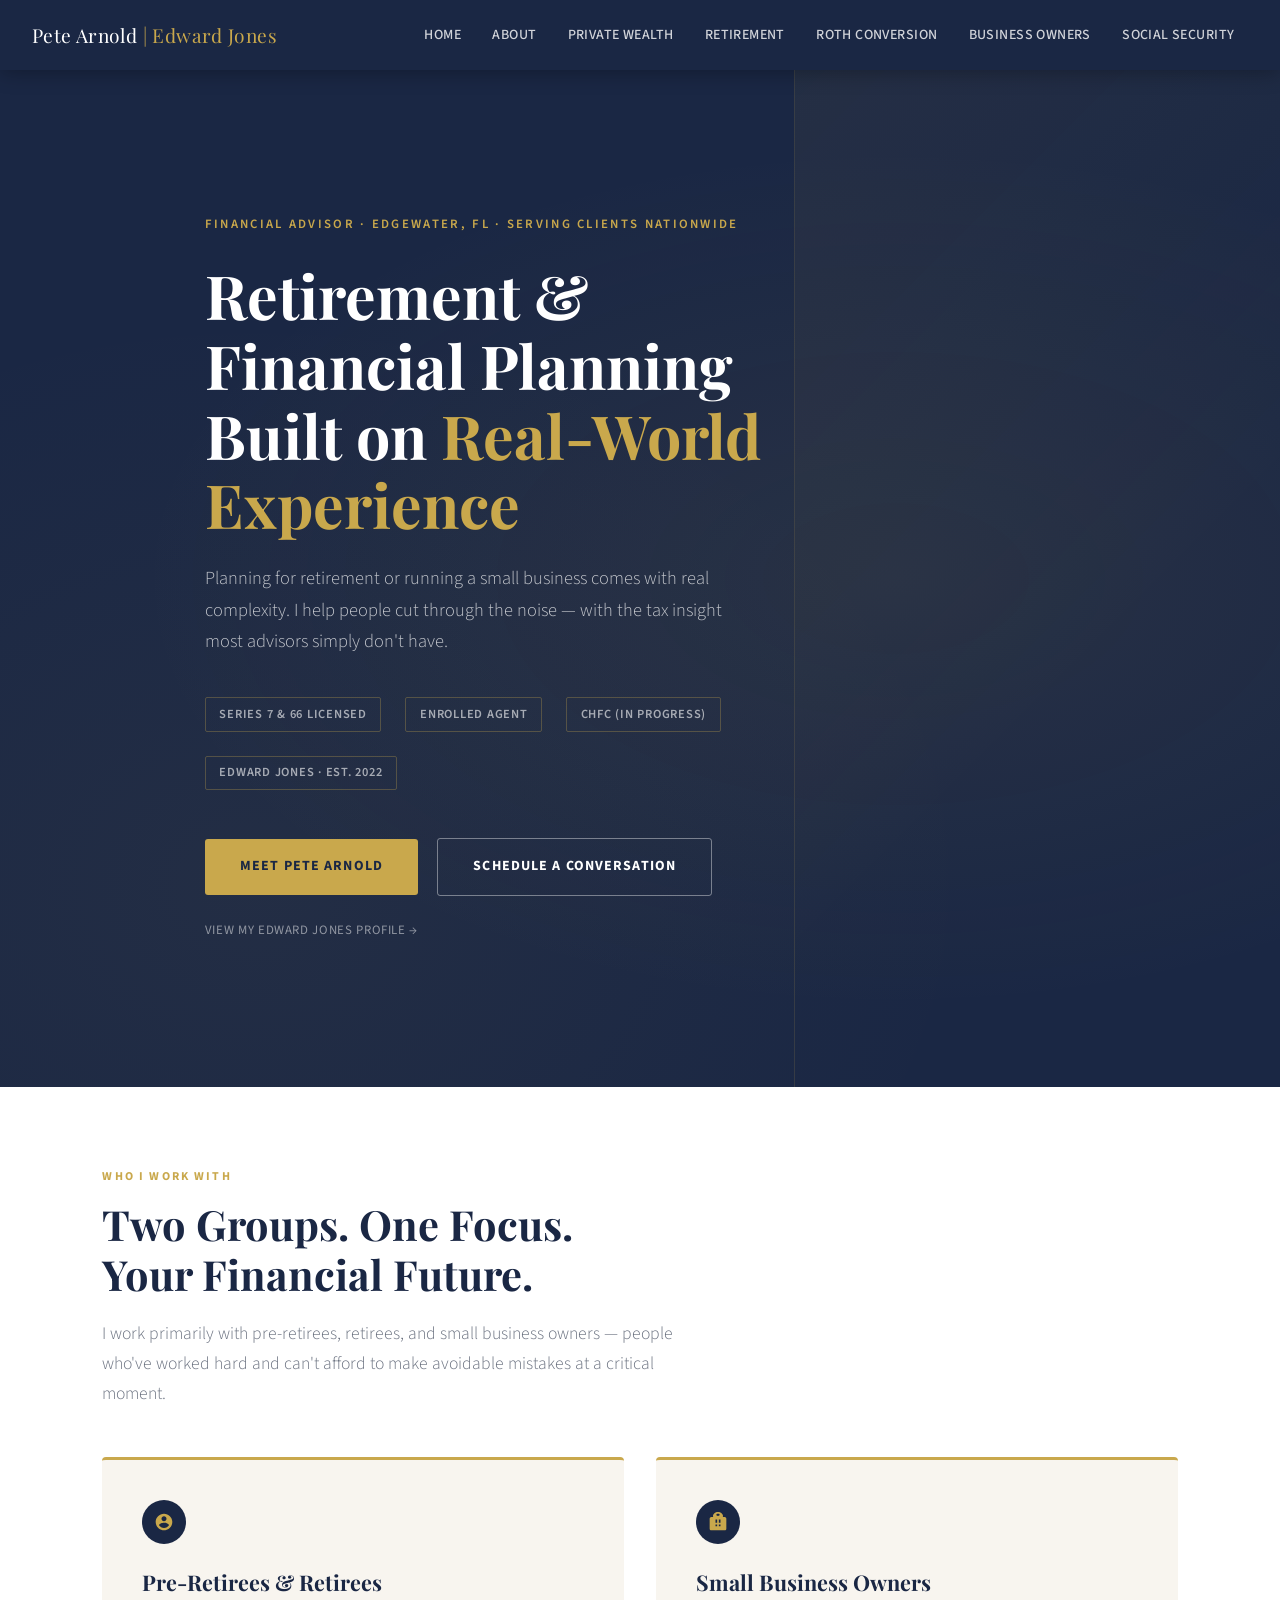
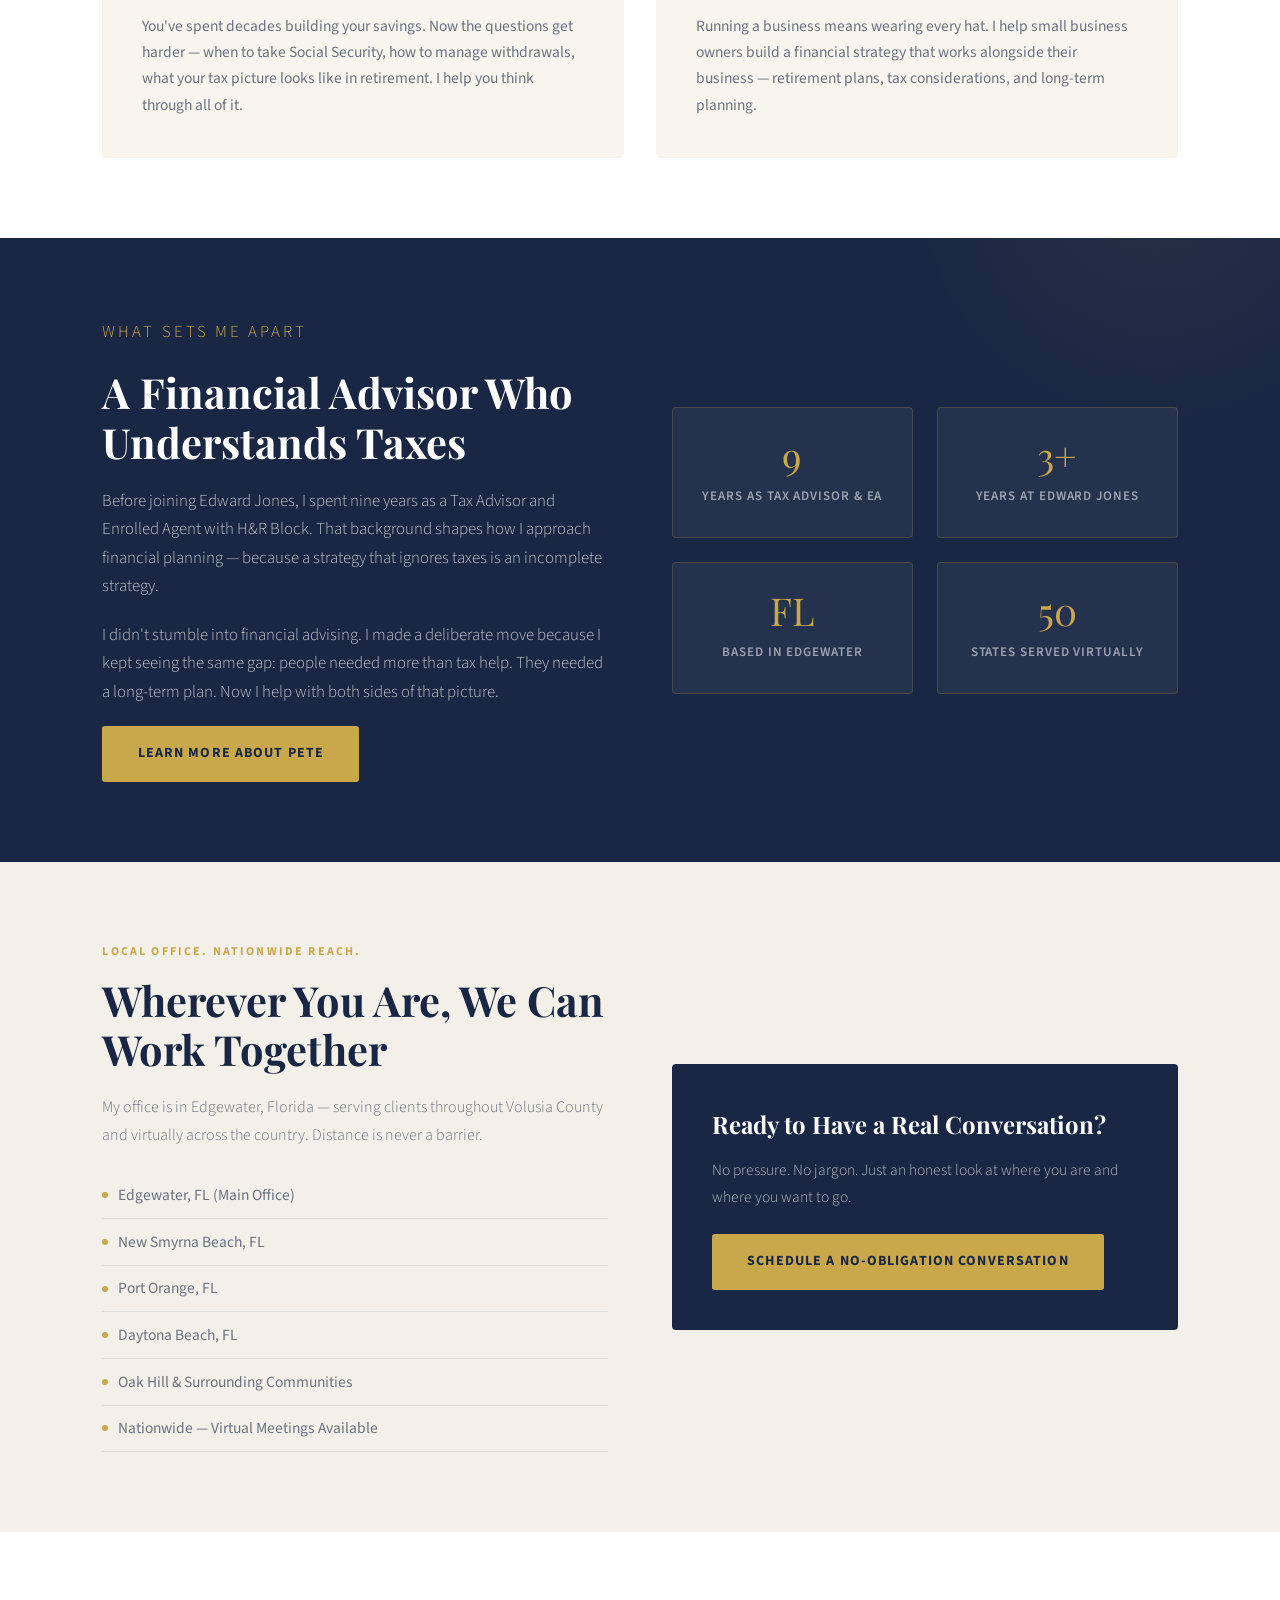
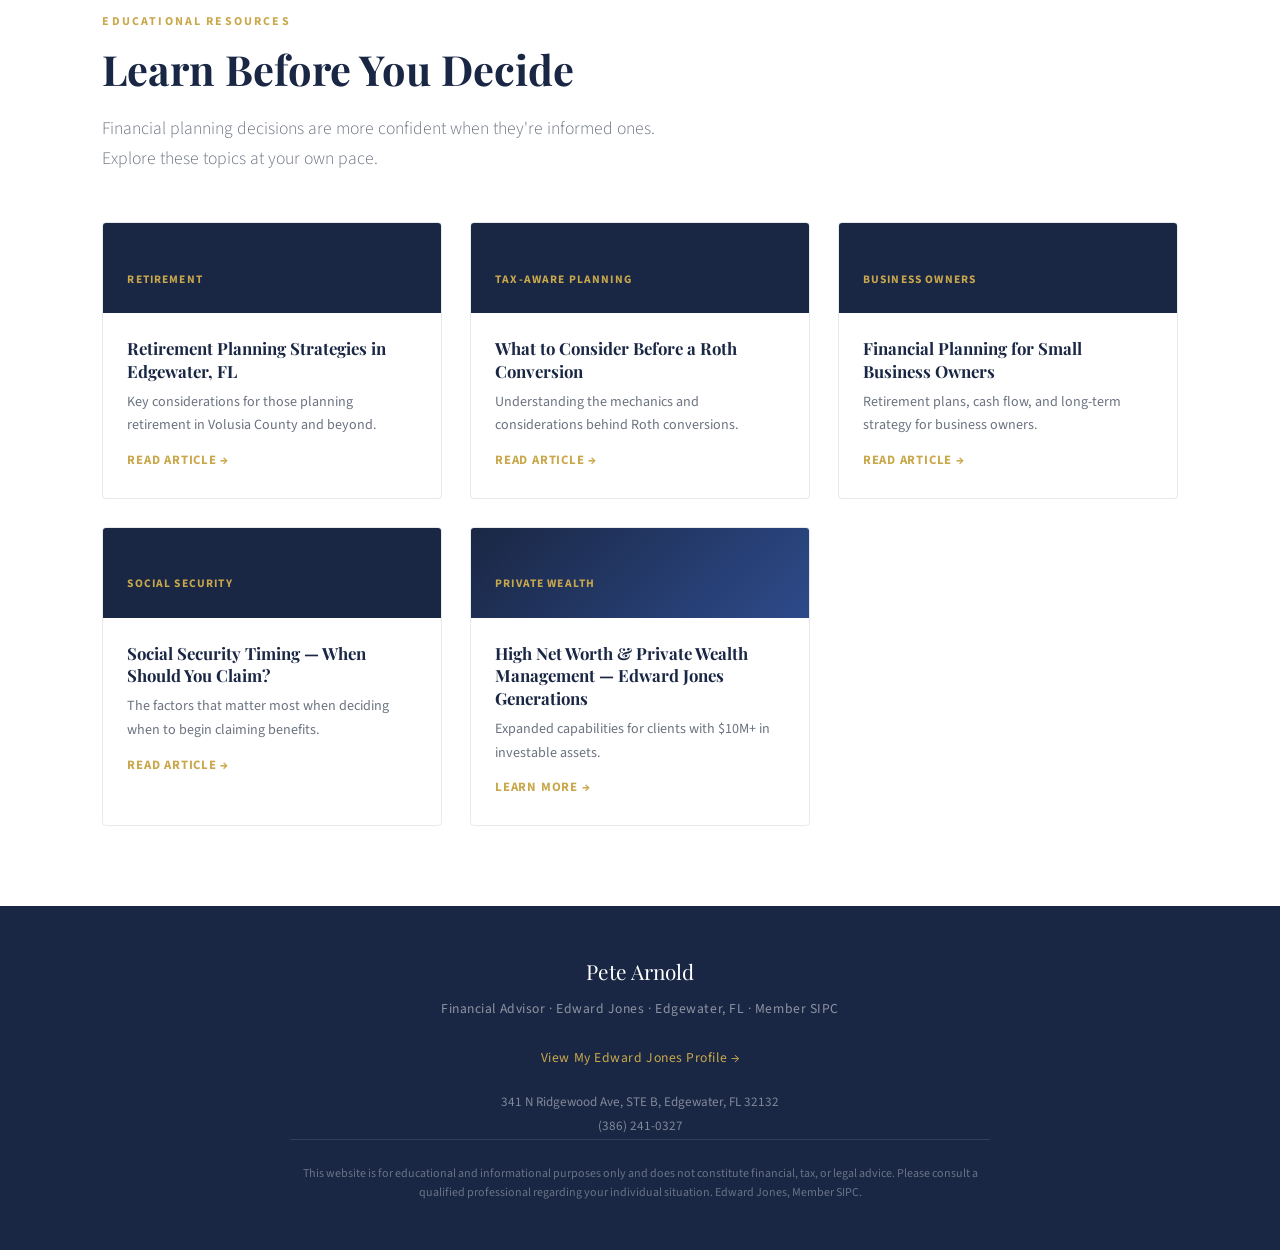
<file: index.html>
<!DOCTYPE html>
<html lang="en">
<head>
  <meta charset="UTF-8" />
  <meta name="google-site-verification" content="SpsPmK2GmrQuLyys1v33eAWj1CJdyRufEYtnLx-wh9Y" />
  <meta name="viewport" content="width=device-width, initial-scale=1.0"/>
  <title>Pete Arnold | Financial Advisor Edgewater FL | Retirement, Wealth & Tax Planning</title>
  <meta property="og:title" content="Pete Arnold | Financial Advisor Edgewater FL | Retirement, Wealth & Tax Planning"/>
  <meta property="og:description" content="Pete Arnold is a Financial Advisor with Edward Jones in Edgewater, FL specializing in retirement planning, private wealth management, and tax-aware strategies for high-net-worth individuals, families, and small business owners. Serving Volusia County and clients nationwide."/>
  <meta property="og:type" content="website"/>
  <meta property="og:url" content="https://techallen33-ai.github.io/SEO/"/>
  <meta name="keywords" content="financial advisor Edgewater FL, high net worth financial advisor Florida, private wealth management Volusia County, wealth management Edgewater FL, retirement planning high net worth, financial advisor for wealthy families Florida, high net worth retirement planning, private wealth advisor Daytona Beach, financial advisor Port Orange FL, tax-aware wealth management Florida, enrolled agent financial advisor, small business wealth management Florida, Social Security planning high net worth, retirement income planning Florida"/>
  <link rel="canonical" href="https://techallen33-ai.github.io/SEO/"/>
  <meta name="description" content="Pete Arnold is a Financial Advisor with Edward Jones in Edgewater, FL specializing in retirement planning, private wealth management, and tax-aware strategies for high-net-worth individuals, families, and small business owners. Serving Volusia County and clients nationwide."/>
  <link rel="preconnect" href="https://fonts.googleapis.com">
  <link href="https://fonts.googleapis.com/css2?family=Playfair+Display:wght@400;600;700&family=Source+Sans+3:wght@300;400;500;600&display=swap" rel="stylesheet">
  <style>
    *, *::before, *::after { box-sizing: border-box; margin: 0; padding: 0; }

    :root {
      --navy: #1a2744;
      --navy-light: #243460;
      --gold: #c9a84c;
      --gold-light: #e2c57a;
      --cream: #f8f5ef;
      --white: #ffffff;
      --gray: #6b7280;
      --gray-light: #f3f0ea;
      --text: #2d2d2d;
      --serif: 'Playfair Display', Georgia, serif;
      --sans: 'Source Sans 3', sans-serif;
    }

    html { scroll-behavior: smooth; }

    body {
      font-family: var(--sans);
      color: var(--text);
      background: var(--cream);
      line-height: 1.7;
    }

    /* NAV */
    nav {
      background: var(--navy);
      padding: 0 2rem;
      position: sticky;
      top: 0;
      z-index: 100;
      display: flex;
      align-items: center;
      justify-content: space-between;
      height: 70px;
      box-shadow: 0 2px 20px rgba(0,0,0,0.3);
    }

    .nav-brand {
      color: var(--white);
      font-family: var(--serif);
      font-size: 1.2rem;
      text-decoration: none;
      letter-spacing: 0.02em;
    }

    .nav-brand span { color: var(--gold); }

    .nav-links {
      display: flex;
      gap: 0.25rem;
      list-style: none;
    }

    .nav-links a {
      color: rgba(255,255,255,0.8);
      text-decoration: none;
      font-size: 0.875rem;
      font-weight: 500;
      padding: 0.5rem 0.85rem;
      border-radius: 4px;
      transition: all 0.2s;
      letter-spacing: 0.03em;
      text-transform: uppercase;
    }

    .nav-links a:hover { color: var(--gold); background: rgba(255,255,255,0.05); }

    /* HERO */
    .hero {
      background: var(--navy);
      min-height: 92vh;
      display: flex;
      align-items: center;
      position: relative;
      overflow: hidden;
    }

    .hero::before {
      content: '';
      position: absolute;
      inset: 0;
      background:
        radial-gradient(ellipse at 70% 50%, rgba(201,168,76,0.08) 0%, transparent 60%),
        radial-gradient(ellipse at 20% 80%, rgba(201,168,76,0.05) 0%, transparent 50%);
    }

    .hero-rule {
      position: absolute;
      top: 0; right: 0;
      width: 38%;
      height: 100%;
      background: linear-gradient(135deg, rgba(201,168,76,0.06) 0%, transparent 60%);
      border-left: 1px solid rgba(201,168,76,0.15);
    }

    .hero-content {
      position: relative;
      z-index: 2;
      max-width: 760px;
      padding: 4rem 4rem 4rem 8vw;
    }

    .hero-eyebrow {
      font-family: var(--sans);
      font-size: 0.8rem;
      font-weight: 600;
      letter-spacing: 0.18em;
      text-transform: uppercase;
      color: var(--gold);
      margin-bottom: 1.5rem;
      opacity: 0;
      animation: fadeUp 0.6s ease forwards 0.2s;
    }

    .hero h1 {
      font-family: var(--serif);
      font-size: clamp(2.4rem, 5vw, 3.8rem);
      font-weight: 700;
      color: var(--white);
      line-height: 1.15;
      margin-bottom: 1.5rem;
      opacity: 0;
      animation: fadeUp 0.6s ease forwards 0.4s;
    }

    .hero h1 em {
      font-style: normal;
      color: var(--gold);
    }

    .hero-sub {
      font-size: 1.15rem;
      color: rgba(255,255,255,0.72);
      max-width: 520px;
      margin-bottom: 2.5rem;
      font-weight: 300;
      opacity: 0;
      animation: fadeUp 0.6s ease forwards 0.6s;
    }

    .hero-creds {
      display: flex;
      gap: 1.5rem;
      flex-wrap: wrap;
      margin-bottom: 3rem;
      opacity: 0;
      animation: fadeUp 0.6s ease forwards 0.75s;
    }

    .cred-badge {
      font-size: 0.78rem;
      font-weight: 600;
      letter-spacing: 0.06em;
      color: rgba(255,255,255,0.6);
      text-transform: uppercase;
      padding: 0.35rem 0.85rem;
      border: 1px solid rgba(201,168,76,0.3);
      border-radius: 2px;
    }

    .btn {
      display: inline-block;
      background: var(--gold);
      color: var(--navy);
      font-family: var(--sans);
      font-weight: 700;
      font-size: 0.875rem;
      letter-spacing: 0.08em;
      text-transform: uppercase;
      text-decoration: none;
      padding: 1rem 2.2rem;
      border-radius: 3px;
      transition: all 0.25s;
      opacity: 0;
      animation: fadeUp 0.6s ease forwards 0.9s;
    }

    .btn:hover {
      background: var(--gold-light);
      transform: translateY(-2px);
      box-shadow: 0 8px 25px rgba(201,168,76,0.3);
    }

    .btn-outline {
      background: transparent;
      color: var(--white);
      border: 1px solid rgba(255,255,255,0.4);
      margin-left: 1rem;
    }

    .btn-outline:hover {
      background: rgba(255,255,255,0.08);
      border-color: var(--gold);
      color: var(--gold);
      box-shadow: none;
    }

    @keyframes fadeUp {
      from { opacity: 0; transform: translateY(20px); }
      to { opacity: 1; transform: translateY(0); }
    }

    /* SECTIONS */
    section { padding: 5rem 8vw; }

    .section-eyebrow {
      font-size: 0.75rem;
      font-weight: 700;
      letter-spacing: 0.18em;
      text-transform: uppercase;
      color: var(--gold);
      margin-bottom: 0.75rem;
    }

    .section-title {
      font-family: var(--serif);
      font-size: clamp(1.8rem, 3.5vw, 2.6rem);
      font-weight: 700;
      color: var(--navy);
      line-height: 1.2;
      margin-bottom: 1.25rem;
    }

    .section-lead {
      font-size: 1.1rem;
      color: var(--gray);
      max-width: 580px;
      margin-bottom: 3rem;
      font-weight: 300;
    }

    /* WHO I HELP */
    .who {
      background: var(--white);
    }

    .cards {
      display: grid;
      grid-template-columns: repeat(auto-fit, minmax(300px, 1fr));
      gap: 2rem;
      margin-top: 3rem;
    }

    .card {
      background: var(--cream);
      padding: 2.5rem;
      border-radius: 4px;
      border-top: 3px solid var(--gold);
      transition: transform 0.25s, box-shadow 0.25s;
    }

    .card:hover {
      transform: translateY(-4px);
      box-shadow: 0 12px 40px rgba(26,39,68,0.1);
    }

    .card-icon {
      width: 44px;
      height: 44px;
      background: var(--navy);
      border-radius: 50%;
      display: flex;
      align-items: center;
      justify-content: center;
      margin-bottom: 1.25rem;
    }

    .card-icon svg { width: 20px; height: 20px; fill: var(--gold); }

    .card h3 {
      font-family: var(--serif);
      font-size: 1.35rem;
      color: var(--navy);
      margin-bottom: 0.75rem;
    }

    .card p { color: var(--gray); font-size: 0.97rem; }

    /* DIFFERENTIATOR */
    .diff {
      background: var(--navy);
      position: relative;
      overflow: hidden;
    }

    .diff::before {
      content: '';
      position: absolute;
      top: -50%;
      right: -10%;
      width: 500px;
      height: 500px;
      border-radius: 50%;
      background: radial-gradient(circle, rgba(201,168,76,0.07) 0%, transparent 70%);
    }

    .diff .section-title { color: var(--white); }
    .diff .section-eyebrow { color: var(--gold); }

    .diff-body {
      position: relative;
      z-index: 1;
      display: grid;
      grid-template-columns: 1fr 1fr;
      gap: 4rem;
      align-items: center;
    }

    .diff-text p {
      color: rgba(255,255,255,0.72);
      font-size: 1.05rem;
      font-weight: 300;
      margin-bottom: 1.25rem;
    }

    .diff-stats {
      display: grid;
      grid-template-columns: 1fr 1fr;
      gap: 1.5rem;
    }

    .stat {
      background: rgba(255,255,255,0.05);
      border: 1px solid rgba(201,168,76,0.2);
      padding: 1.75rem;
      border-radius: 4px;
      text-align: center;
    }

    .stat-num {
      font-family: var(--serif);
      font-size: 2.4rem;
      color: var(--gold);
      display: block;
      line-height: 1;
      margin-bottom: 0.5rem;
    }

    .stat-label {
      font-size: 0.82rem;
      color: rgba(255,255,255,0.55);
      text-transform: uppercase;
      letter-spacing: 0.07em;
      font-weight: 600;
    }

    /* GEOGRAPHY */
    .geo { background: var(--gray-light); }

    .geo-inner {
      display: grid;
      grid-template-columns: 1fr 1fr;
      gap: 4rem;
      align-items: center;
    }

    .geo-list {
      list-style: none;
      margin-top: 1.5rem;
    }

    .geo-list li {
      padding: 0.6rem 0;
      border-bottom: 1px solid rgba(26,39,68,0.1);
      color: var(--gray);
      font-size: 0.97rem;
      display: flex;
      align-items: center;
      gap: 0.6rem;
    }

    .geo-list li::before {
      content: '';
      width: 6px;
      height: 6px;
      background: var(--gold);
      border-radius: 50%;
      flex-shrink: 0;
    }

    .geo-cta {
      background: var(--navy);
      padding: 2.5rem;
      border-radius: 4px;
      color: white;
    }

    .geo-cta h3 {
      font-family: var(--serif);
      font-size: 1.5rem;
      margin-bottom: 0.75rem;
      color: var(--white);
    }

    .geo-cta p {
      color: rgba(255,255,255,0.68);
      font-weight: 300;
      margin-bottom: 1.5rem;
      font-size: 0.97rem;
    }

    .geo-cta .btn { opacity: 1; animation: none; }

    /* ARTICLES PREVIEW */
    .articles { background: var(--white); }

    .article-grid {
      display: grid;
      grid-template-columns: repeat(auto-fit, minmax(260px, 1fr));
      gap: 1.75rem;
      margin-top: 2.5rem;
    }

    .article-card {
      border: 1px solid rgba(26,39,68,0.1);
      border-radius: 4px;
      overflow: hidden;
      text-decoration: none;
      color: inherit;
      transition: all 0.25s;
      display: block;
    }

    .article-card:hover {
      border-color: var(--gold);
      transform: translateY(-3px);
      box-shadow: 0 8px 30px rgba(26,39,68,0.08);
    }

    .article-card-top {
      background: var(--navy);
      padding: 1.5rem;
      height: 90px;
      display: flex;
      align-items: flex-end;
    }

    .article-tag {
      font-size: 0.72rem;
      font-weight: 700;
      letter-spacing: 0.1em;
      text-transform: uppercase;
      color: var(--gold);
    }

    .article-card-body { padding: 1.5rem; }

    .article-card-body h3 {
      font-family: var(--serif);
      font-size: 1.05rem;
      color: var(--navy);
      margin-bottom: 0.5rem;
      line-height: 1.35;
    }

    .article-card-body p { font-size: 0.88rem; color: var(--gray); }

    .read-more {
      display: inline-block;
      margin-top: 0.75rem;
      font-size: 0.8rem;
      font-weight: 700;
      letter-spacing: 0.06em;
      text-transform: uppercase;
      color: var(--gold);
    }

    /* FOOTER */
    footer {
      background: var(--navy);
      padding: 3rem 8vw;
      text-align: center;
    }

    .footer-name {
      font-family: var(--serif);
      font-size: 1.3rem;
      color: var(--white);
      margin-bottom: 0.5rem;
    }

    .footer-sub {
      font-size: 0.85rem;
      color: rgba(255,255,255,0.5);
      margin-bottom: 1.5rem;
      letter-spacing: 0.04em;
    }

    .footer-disc {
      font-size: 0.75rem;
      color: rgba(255,255,255,0.35);
      max-width: 700px;
      margin: 0 auto;
      line-height: 1.6;
      border-top: 1px solid rgba(255,255,255,0.1);
      padding-top: 1.5rem;
    }

    @media (max-width: 768px) {
      nav { padding: 0 1rem; }
      .nav-links { display: none; }
      .hero-content { padding: 3rem 1.5rem; }
      section { padding: 3.5rem 1.5rem; }
      .diff-body, .geo-inner { grid-template-columns: 1fr; gap: 2rem; }
      .diff-stats { grid-template-columns: 1fr 1fr; }
      .btn-outline { margin-left: 0; margin-top: 0.75rem; display: inline-block; }
    }
  </style>
  <script type="application/ld+json">
  {
    "@context": "https://schema.org",
    "@type": ["FinancialService", "LocalBusiness"],
    "name": "Pete Arnold - Edward Jones Financial Advisor",
    "description": "Financial Advisor serving high-net-worth individuals, families, pre-retirees, retirees, and small business owners in Edgewater, FL and nationwide. Specializing in private wealth management, retirement planning, tax-aware investment strategies, Social Security timing, Roth conversions, and small business retirement plans.",
    "url": "https://techallen33-ai.github.io/SEO/",
    "telephone": "+13862410327",
    "email": "peter.arnold2@edwardjones.com",
    "address": {
      "@type": "PostalAddress",
      "streetAddress": "341 N Ridgewood Ave, STE B",
      "addressLocality": "Edgewater",
      "addressRegion": "FL",
      "postalCode": "32132",
      "addressCountry": "US"
    },
    "geo": {
      "@type": "GeoCoordinates",
      "latitude": 28.9944,
      "longitude": -80.8984
    },
    "areaServed": [
      "Edgewater, FL",
      "Port Orange, FL",
      "New Smyrna Beach, FL",
      "Daytona Beach, FL",
      "Ormond Beach, FL",
      "Volusia County, FL",
      "Flagler County, FL",
      "United States"
    ],
    "knowsAbout": [
      "Private Wealth Management",
      "High Net Worth Financial Planning",
      "Retirement Planning",
      "Tax-Aware Investment Strategies",
      "Social Security Optimization",
      "Roth Conversion Strategies",
      "Small Business Retirement Plans",
      "Estate Planning Coordination",
      "Wealth Preservation"
    ],
    "sameAs": [
      "https://www.edwardjones.com/peter-arnold2",
      "https://medium.com/@peterjonarnold"
    ],
    "employee": {
      "@type": "Person",
      "name": "Pete Arnold",
      "jobTitle": "Financial Advisor",
      "worksFor": {
        "@type": "Organization",
        "name": "Edward Jones"
      },
      "hasCredential": [
        "Series 7 Licensed",
        "Series 66 Licensed",
        "Enrolled Agent"
      ]
    }
  }
  </script>
</head>
<body>

<nav>
  <a href="index.html" class="nav-brand">Pete Arnold <span>| Edward Jones</span></a>
  <ul class="nav-links">
    <li><a href="index.html">Home</a></li>
    <li><a href="about.html">About</a></li>
    <li><a href="generations.html">Private Wealth</a></li>
    <li><a href="retirement-planning.html">Retirement</a></li>
    <li><a href="roth-conversion.html">Roth Conversion</a></li>
    <li><a href="small-business.html">Business Owners</a></li>
    <li><a href="social-security.html">Social Security</a></li>
  </ul>
</nav>

<!-- HERO -->
<section class="hero">
  <div class="hero-rule"></div>
  <div class="hero-content">
    <p class="hero-eyebrow">Financial Advisor · Edgewater, FL · Serving Clients Nationwide</p>
    <h1>Retirement &amp; Financial Planning Built on <em>Real-World Experience</em></h1>
    <p class="hero-sub">Planning for retirement or running a small business comes with real complexity. I help people cut through the noise — with the tax insight most advisors simply don't have.</p>
    <div class="hero-creds">
      <span class="cred-badge">Series 7 &amp; 66 Licensed</span>
      <span class="cred-badge">Enrolled Agent</span>
      <span class="cred-badge">ChFC (In Progress)</span>
      <span class="cred-badge">Edward Jones · Est. 2022</span>
    </div>
    <a href="about.html" class="btn">Meet Pete Arnold</a>
    <a href="mailto:peter.arnold2@edwardjones.com" class="btn btn-outline">Schedule a Conversation</a>
    <p style="margin-top:1.25rem;opacity:0;animation:fadeUp 0.6s ease forwards 1.05s;"><a href="https://www.edwardjones.com/peter-arnold2" target="_blank" rel="noopener" style="color:rgba(255,255,255,0.5);font-size:0.8rem;text-decoration:none;letter-spacing:0.05em;text-transform:uppercase;">View My Edward Jones Profile →</a></p>
  </div>
</section>

<!-- WHO I HELP -->
<section class="who">
  <p class="section-eyebrow">Who I Work With</p>
  <h2 class="section-title">Two Groups. One Focus.<br>Your Financial Future.</h2>
  <p class="section-lead">I work primarily with pre-retirees, retirees, and small business owners — people who've worked hard and can't afford to make avoidable mistakes at a critical moment.</p>

  <div class="cards">
    <div class="card">
      <div class="card-icon">
        <svg viewBox="0 0 24 24"><path d="M12 2C6.48 2 2 6.48 2 12s4.48 10 10 10 10-4.48 10-10S17.52 2 12 2zm0 3c1.66 0 3 1.34 3 3s-1.34 3-3 3-3-1.34-3-3 1.34-3 3-3zm0 14.2c-2.5 0-4.71-1.28-6-3.22.03-1.99 4-3.08 6-3.08 1.99 0 5.97 1.09 6 3.08-1.29 1.94-3.5 3.22-6 3.22z"/></svg>
      </div>
      <h3>Pre-Retirees &amp; Retirees</h3>
      <p>You've spent decades building your savings. Now the questions get harder — when to take Social Security, how to manage withdrawals, what your tax picture looks like in retirement. I help you think through all of it.</p>
    </div>
    <div class="card">
      <div class="card-icon">
        <svg viewBox="0 0 24 24"><path d="M20 6h-2.18c.07-.44.18-.88.18-1.36C18 2.55 15.45 0 12 0S6 2.55 6 4.64c0 .48.11.92.18 1.36H4C2.9 6 2 6.9 2 8v12c0 1.1.9 2 2 2h16c1.1 0 2-.9 2-2V8c0-1.1-.9-2-2-2zm-8-4c1.34 0 2 .67 2 1.36 0 .69-.66 1.36-2 1.36s-2-.67-2-1.36C10 2.67 10.66 2 12 2zM11 17H9v-2h2v2zm0-4H9v-4h2v4zm4 4h-2v-2h2v2zm0-4h-2v-4h2v4z"/></svg>
      </div>
      <h3>Small Business Owners</h3>
      <p>Running a business means wearing every hat. I help small business owners build a financial strategy that works alongside their business — retirement plans, tax considerations, and long-term planning.</p>
    </div>
  </div>
</section>

<!-- DIFFERENTIATOR -->
<section class="diff">
  <div class="diff-body">
    <div class="diff-text">
      <p class="section-eyebrow">What Sets Me Apart</p>
      <h2 class="section-title">A Financial Advisor Who Understands Taxes</h2>
      <p>Before joining Edward Jones, I spent nine years as a Tax Advisor and Enrolled Agent with H&amp;R Block. That background shapes how I approach financial planning — because a strategy that ignores taxes is an incomplete strategy.</p>
      <p>I didn't stumble into financial advising. I made a deliberate move because I kept seeing the same gap: people needed more than tax help. They needed a long-term plan. Now I help with both sides of that picture.</p>
      <a href="about.html" class="btn" style="opacity:1;animation:none;">Learn More About Pete</a>
    </div>
    <div class="diff-stats">
      <div class="stat">
        <span class="stat-num">9</span>
        <span class="stat-label">Years as Tax Advisor &amp; EA</span>
      </div>
      <div class="stat">
        <span class="stat-num">3+</span>
        <span class="stat-label">Years at Edward Jones</span>
      </div>
      <div class="stat">
        <span class="stat-num">FL</span>
        <span class="stat-label">Based in Edgewater</span>
      </div>
      <div class="stat">
        <span class="stat-num">50</span>
        <span class="stat-label">States Served Virtually</span>
      </div>
    </div>
  </div>
</section>

<!-- GEOGRAPHY -->
<section class="geo">
  <div class="geo-inner">
    <div>
      <p class="section-eyebrow">Local Office. Nationwide Reach.</p>
      <h2 class="section-title">Wherever You Are, We Can Work Together</h2>
      <p style="color:var(--gray);font-weight:300;">My office is in Edgewater, Florida — serving clients throughout Volusia County and virtually across the country. Distance is never a barrier.</p>
      <ul class="geo-list">
        <li>Edgewater, FL (Main Office)</li>
        <li>New Smyrna Beach, FL</li>
        <li>Port Orange, FL</li>
        <li>Daytona Beach, FL</li>
        <li>Oak Hill &amp; Surrounding Communities</li>
        <li>Nationwide — Virtual Meetings Available</li>
      </ul>
    </div>
    <div class="geo-cta">
      <h3>Ready to Have a Real Conversation?</h3>
      <p>No pressure. No jargon. Just an honest look at where you are and where you want to go.</p>
      <a href="mailto:peter.arnold2@edwardjones.com" class="btn" style="opacity:1;animation:none;">Schedule a No-Obligation Conversation</a>
    </div>
  </div>
</section>

<!-- ARTICLES -->
<section class="articles">
  <p class="section-eyebrow">Educational Resources</p>
  <h2 class="section-title">Learn Before You Decide</h2>
  <p class="section-lead">Financial planning decisions are more confident when they're informed ones. Explore these topics at your own pace.</p>

  <div class="article-grid">
    <a href="retirement-planning.html" class="article-card">
      <div class="article-card-top"><span class="article-tag">Retirement</span></div>
      <div class="article-card-body">
        <h3>Retirement Planning Strategies in Edgewater, FL</h3>
        <p>Key considerations for those planning retirement in Volusia County and beyond.</p>
        <span class="read-more">Read Article →</span>
      </div>
    </a>
    <a href="roth-conversion.html" class="article-card">
      <div class="article-card-top"><span class="article-tag">Tax-Aware Planning</span></div>
      <div class="article-card-body">
        <h3>What to Consider Before a Roth Conversion</h3>
        <p>Understanding the mechanics and considerations behind Roth conversions.</p>
        <span class="read-more">Read Article →</span>
      </div>
    </a>
    <a href="small-business.html" class="article-card">
      <div class="article-card-top"><span class="article-tag">Business Owners</span></div>
      <div class="article-card-body">
        <h3>Financial Planning for Small Business Owners</h3>
        <p>Retirement plans, cash flow, and long-term strategy for business owners.</p>
        <span class="read-more">Read Article →</span>
      </div>
    </a>
    <a href="social-security.html" class="article-card">
      <div class="article-card-top"><span class="article-tag">Social Security</span></div>
      <div class="article-card-body">
        <h3>Social Security Timing — When Should You Claim?</h3>
        <p>The factors that matter most when deciding when to begin claiming benefits.</p>
        <span class="read-more">Read Article →</span>
      </div>
    </a>
    <a href="generations.html" class="article-card">
      <div class="article-card-top" style="background:linear-gradient(135deg,#1a2744,#2d4a8a);"><span class="article-tag">Private Wealth</span></div>
      <div class="article-card-body">
        <h3>High Net Worth & Private Wealth Management — Edward Jones Generations</h3>
        <p>Expanded capabilities for clients with $10M+ in investable assets.</p>
        <span class="read-more">Learn More →</span>
      </div>
    </a>
  </div>
</section>

<footer>
  <p class="footer-name">Pete Arnold</p>
  <p class="footer-sub">Financial Advisor · Edward Jones · Edgewater, FL · Member SIPC</p>
  <p style="margin-bottom:1.25rem;"><a href="https://www.edwardjones.com/peter-arnold2" target="_blank" rel="noopener" style="color:var(--gold);font-size:0.85rem;text-decoration:none;letter-spacing:0.04em;">View My Edward Jones Profile →</a></p>
  
  <div class="nap" style="margin-top:0.75rem;font-size:0.82rem;color:rgba(255,255,255,0.45);line-height:1.8;">
    <span>341 N Ridgewood Ave, STE B, Edgewater, FL 32132</span><br>
    <a href="tel:+13862410327" style="color:rgba(255,255,255,0.45);text-decoration:none;">(386) 241-0327</a>
  </div>
  <p class="footer-disc">This website is for educational and informational purposes only and does not constitute financial, tax, or legal advice. Please consult a qualified professional regarding your individual situation. Edward Jones, Member SIPC.</p>
</footer>

</body>
</html>
</file>
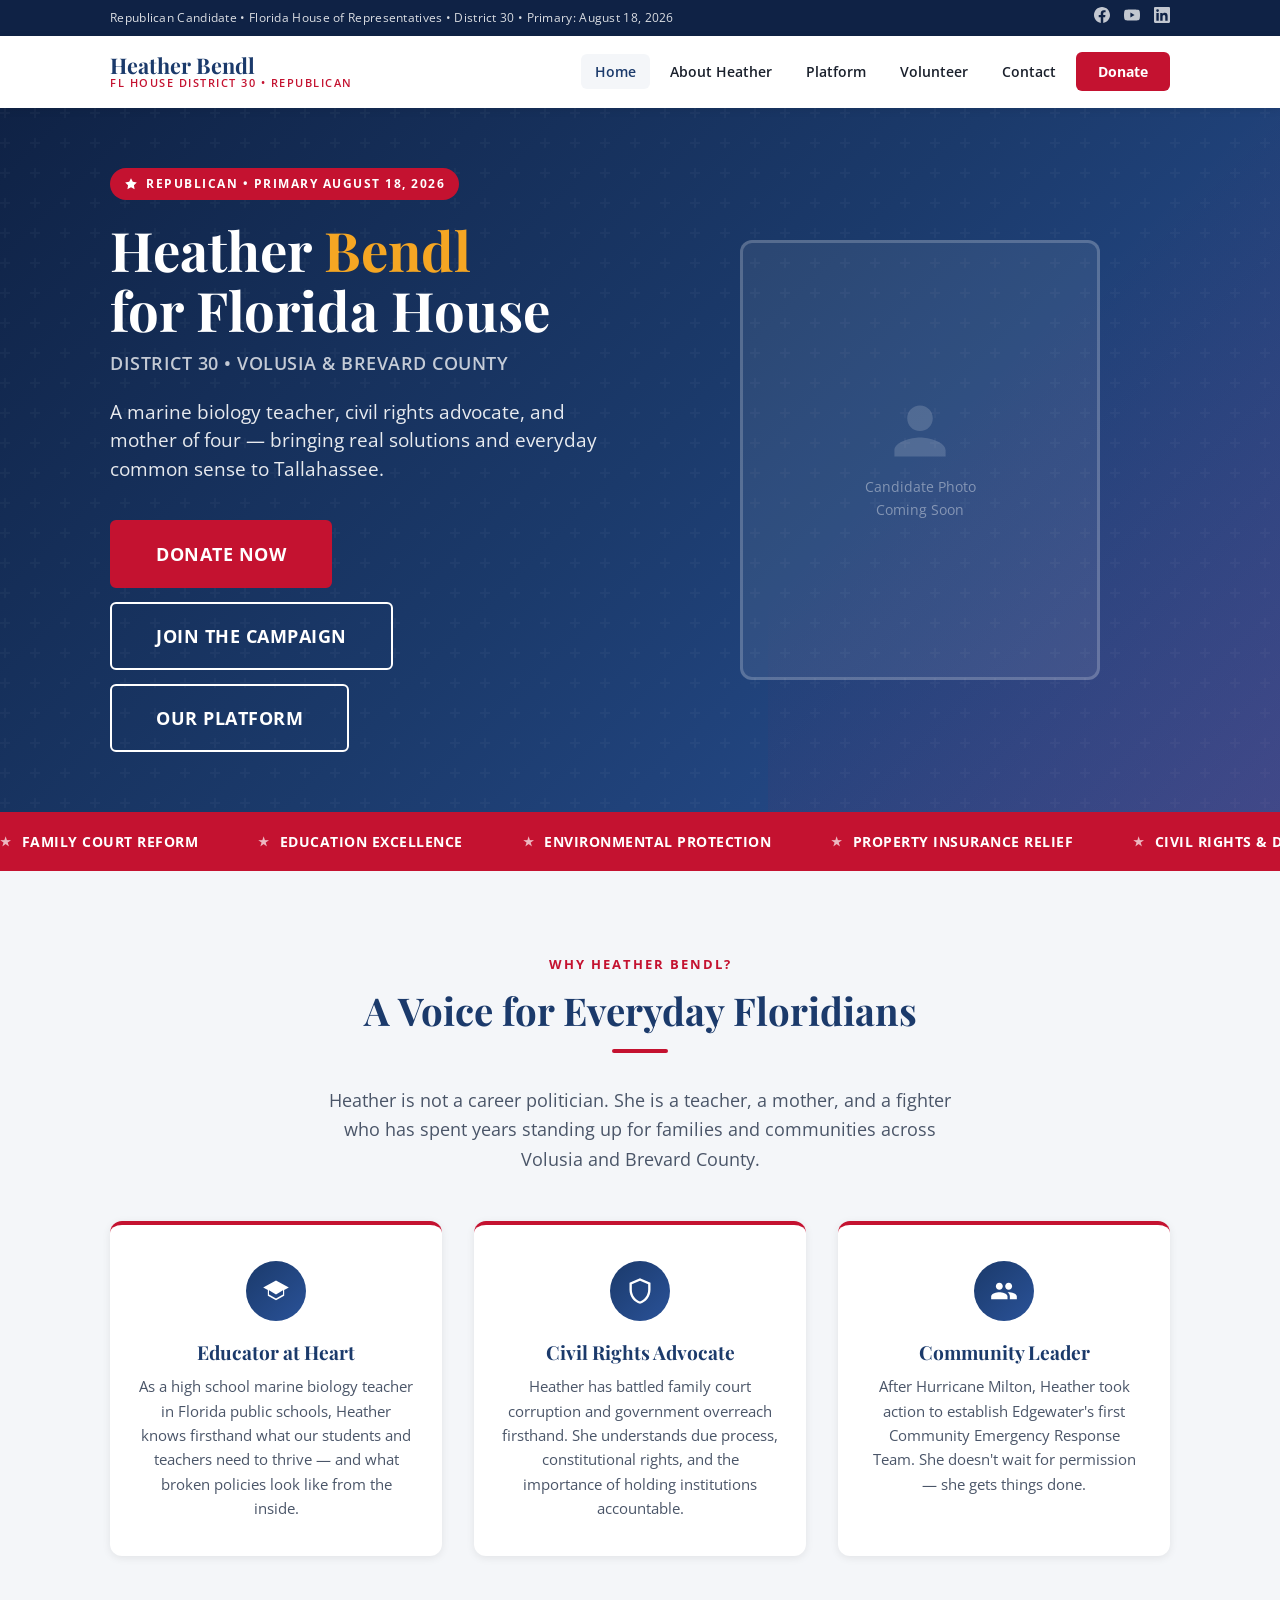
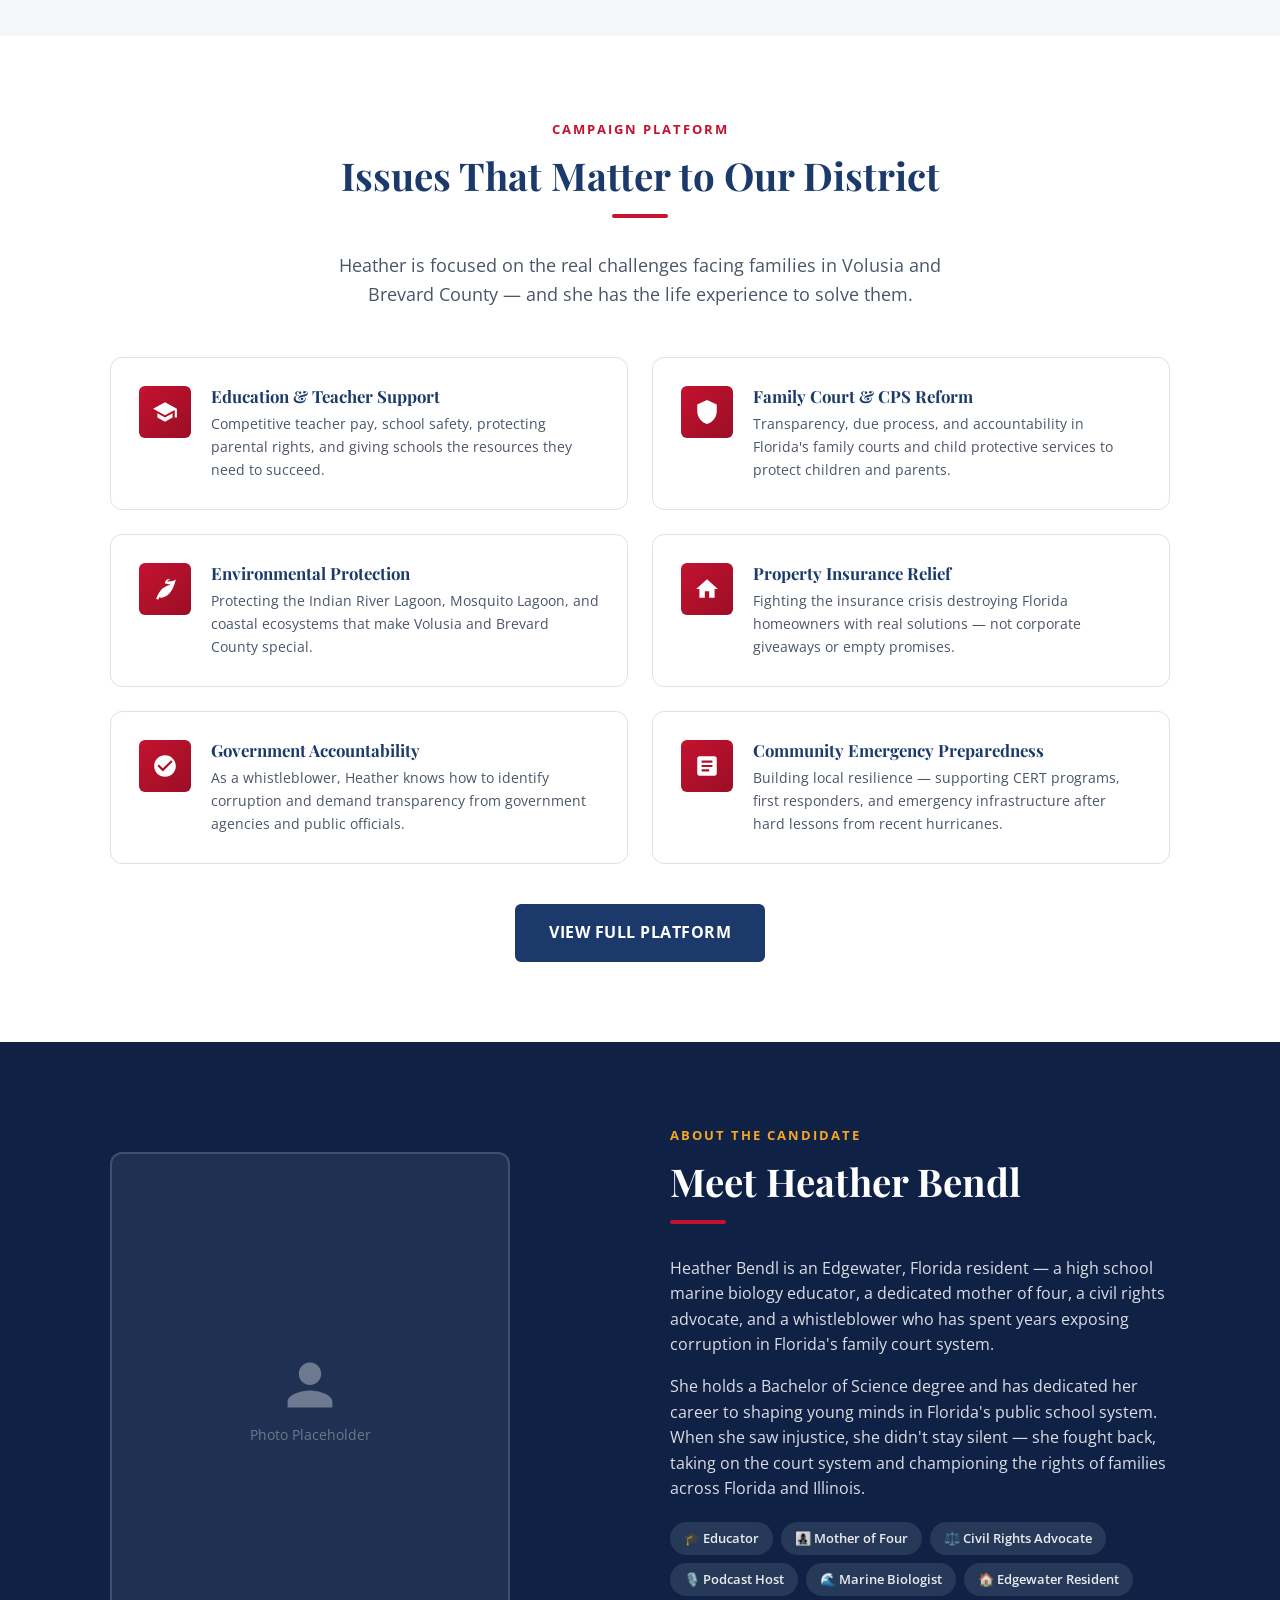
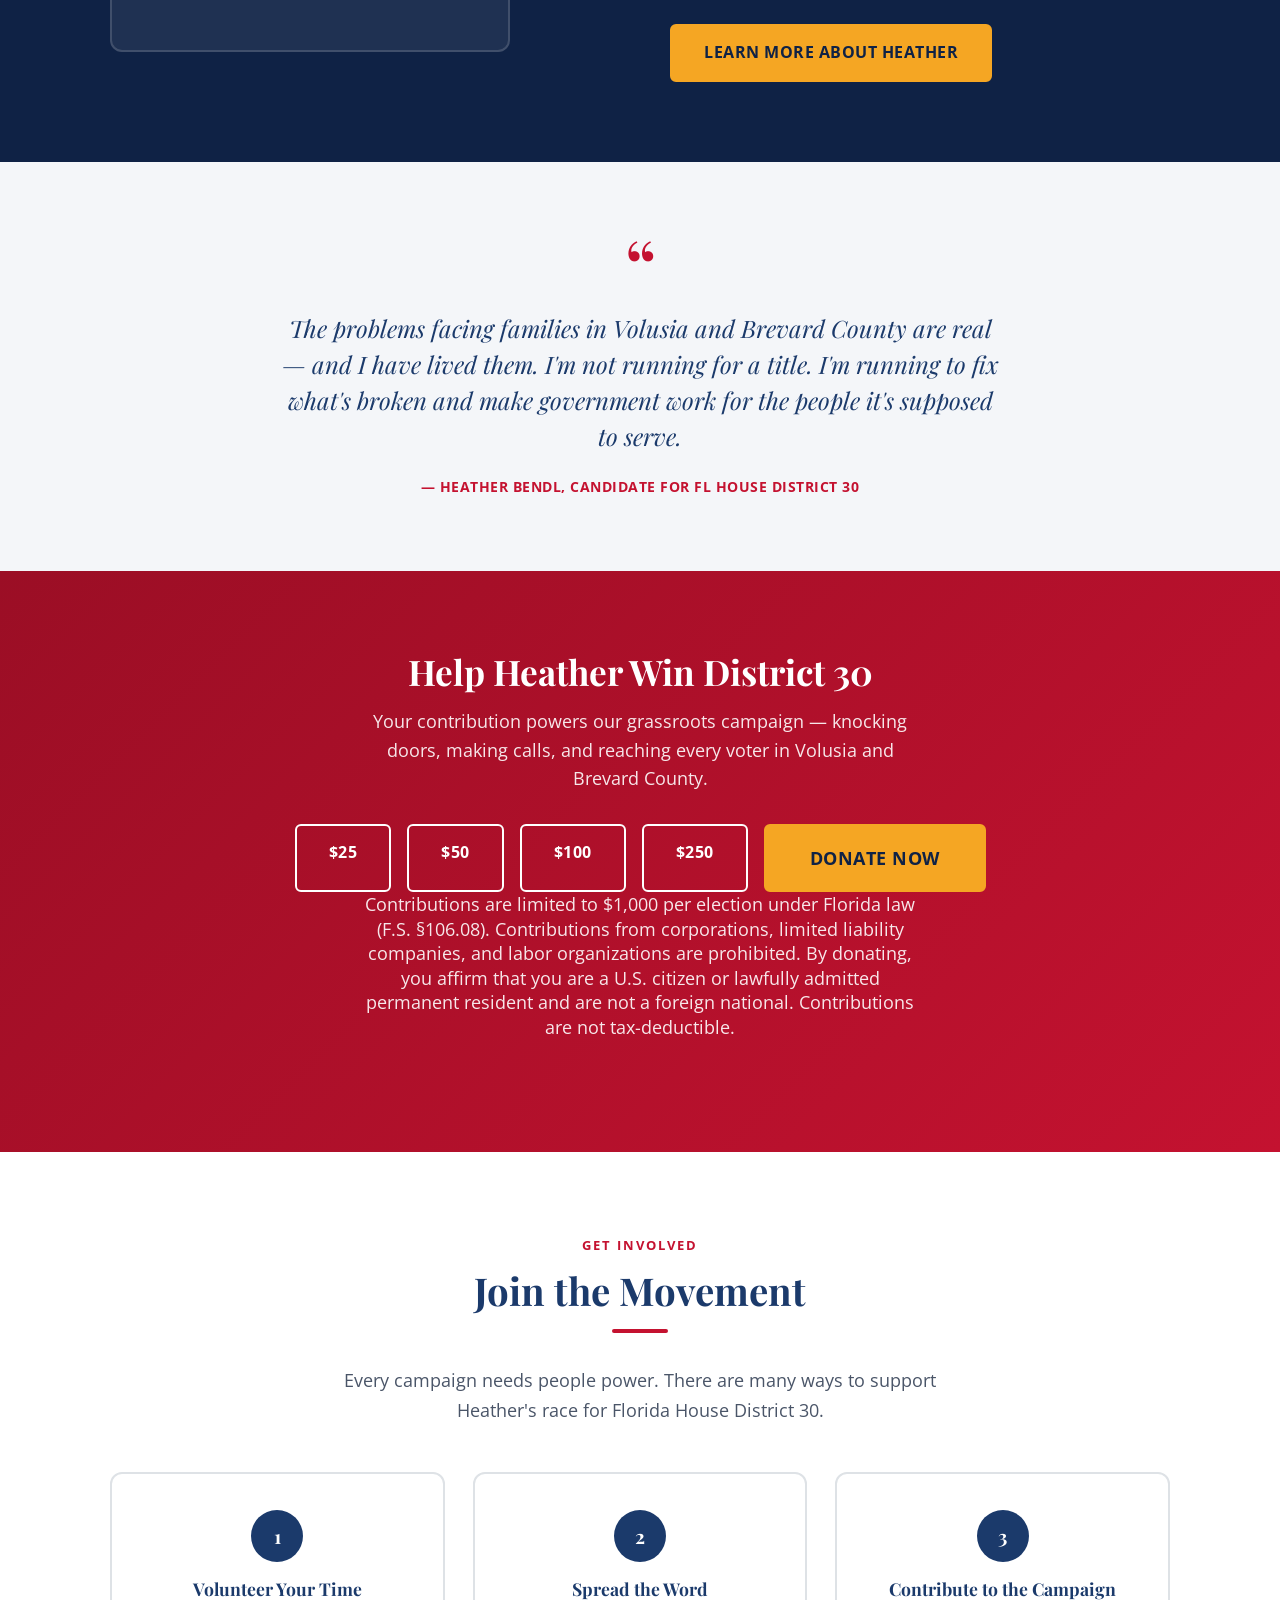
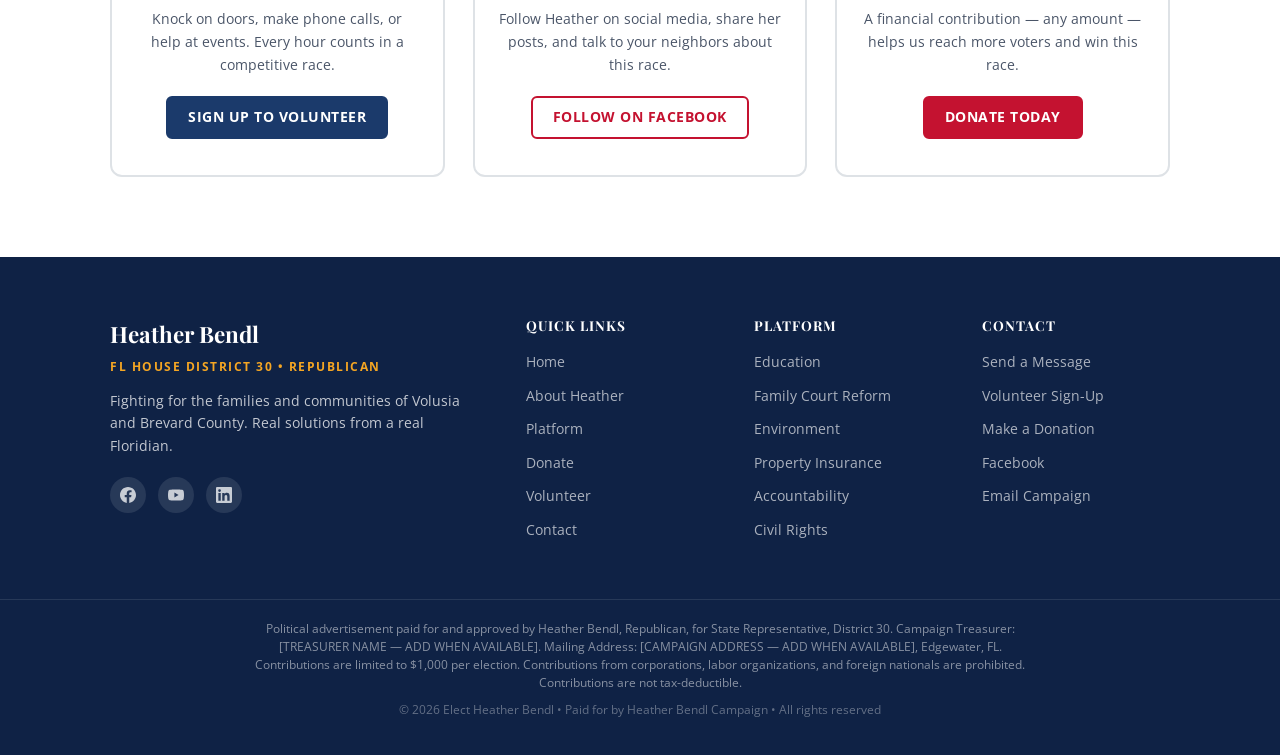
<file: bendell/index.html>
<!DOCTYPE html>
<html lang="en">
<head>
  <meta charset="UTF-8" />
  <meta name="viewport" content="width=device-width, initial-scale=1.0" />
  <title>Heather Bendl for Florida House District 30 | Volusia &amp; Brevard County</title>
  <meta name="description" content="Heather Bendl is a Republican candidate for Florida House of Representatives District 30, serving Volusia and Brevard County. Educator, civil rights advocate, and mother of four fighting for real solutions." />
  <meta name="keywords" content="Heather Bendl, Florida House District 30, Republican, Volusia County, Brevard County, Edgewater, Florida legislature 2026" />

  <!-- Open Graph -->
  <meta property="og:title" content="Heather Bendl for Florida House District 30" />
  <meta property="og:description" content="Republican candidate for FL House District 30 — Educator, Advocate, Mother. Real Solutions for Volusia &amp; Brevard County." />
  <meta property="og:type" content="website" />
  <meta property="og:url" content="https://www.heatherbendell.com/" />

  <!-- Fonts -->
  <link rel="preconnect" href="https://fonts.googleapis.com" />
  <link href="https://fonts.googleapis.com/css2?family=Playfair+Display:wght@400;600;700&family=Open+Sans:wght@300;400;600;700&display=swap" rel="stylesheet" />
  <link rel="stylesheet" href="css/style.css" />
</head>
<body>

  <!-- TOPBAR -->
  <div class="topbar">
    <div class="container">
      <span>Republican Candidate &bull; Florida House of Representatives &bull; District 30 &bull; Primary: August 18, 2026</span>
      <div class="topbar__social">
        <a href="https://www.facebook.com/ElectHeatherBendl" target="_blank" rel="noopener" aria-label="Facebook">
          <svg viewBox="0 0 24 24" width="16" height="16" fill="currentColor"><path d="M24 12.073c0-6.627-5.373-12-12-12s-12 5.373-12 12c0 5.99 4.388 10.954 10.125 11.854v-8.385H7.078v-3.47h3.047V9.43c0-3.007 1.792-4.669 4.533-4.669 1.312 0 2.686.235 2.686.235v2.953H15.83c-1.491 0-1.956.925-1.956 1.874v2.25h3.328l-.532 3.47h-2.796v8.385C19.612 23.027 24 18.062 24 12.073z"/></svg>
        </a>
        <a href="https://www.youtube.com/@JusticefortheSerlickChildren" target="_blank" rel="noopener" aria-label="YouTube">
          <svg viewBox="0 0 24 24" width="16" height="16" fill="currentColor"><path d="M23.495 6.205a3.007 3.007 0 0 0-2.088-2.088c-1.87-.501-9.396-.501-9.396-.501s-7.507-.01-9.396.501A3.007 3.007 0 0 0 .527 6.205a31.247 31.247 0 0 0-.522 5.805 31.247 31.247 0 0 0 .522 5.783 3.007 3.007 0 0 0 2.088 2.088c1.868.502 9.396.502 9.396.502s7.506 0 9.396-.502a3.007 3.007 0 0 0 2.088-2.088 31.247 31.247 0 0 0 .5-5.783 31.247 31.247 0 0 0-.5-5.805zM9.609 15.601V8.408l6.264 3.602z"/></svg>
        </a>
        <a href="https://www.linkedin.com/in/heatherbendl/" target="_blank" rel="noopener" aria-label="LinkedIn">
          <svg viewBox="0 0 24 24" width="16" height="16" fill="currentColor"><path d="M20.447 20.452h-3.554v-5.569c0-1.328-.027-3.037-1.852-3.037-1.853 0-2.136 1.445-2.136 2.939v5.667H9.351V9h3.414v1.561h.046c.477-.9 1.637-1.85 3.37-1.85 3.601 0 4.267 2.37 4.267 5.455v6.286zM5.337 7.433a2.062 2.062 0 0 1-2.063-2.065 2.064 2.064 0 1 1 2.063 2.065zm1.782 13.019H3.555V9h3.564v11.452zM22.225 0H1.771C.792 0 0 .774 0 1.729v20.542C0 23.227.792 24 1.771 24h20.451C23.2 24 24 23.227 24 22.271V1.729C24 .774 23.2 0 22.222 0h.003z"/></svg>
        </a>
      </div>
    </div>
  </div>

  <!-- NAVBAR -->
  <nav class="navbar" id="navbar">
    <div class="container">
      <a href="index.html" class="navbar__brand">
        <span class="navbar__brand-name">Heather Bendl</span>
        <span class="navbar__brand-sub">FL House District 30 &bull; Republican</span>
      </a>
      <ul class="navbar__nav" id="nav-menu">
        <li><a href="index.html">Home</a></li>
        <li><a href="about.html">About Heather</a></li>
        <li><a href="platform.html">Platform</a></li>
        <li><a href="volunteer.html">Volunteer</a></li>
        <li><a href="contact.html">Contact</a></li>
        <li><a href="donate.html" class="navbar__donate">Donate</a></li>
      </ul>
      <button class="navbar__hamburger" id="hamburger" aria-label="Toggle menu">
        <span></span><span></span><span></span>
      </button>
    </div>
  </nav>

  <!-- HERO -->
  <section class="hero">
    <div class="hero__stars"></div>
    <div class="container">
      <div class="hero__content">
        <div class="hero__party-badge">
          <svg viewBox="0 0 24 24" fill="currentColor"><path d="M12 2L15.09 8.26L22 9.27L17 14.14L18.18 21.02L12 17.77L5.82 21.02L7 14.14L2 9.27L8.91 8.26L12 2Z"/></svg>
          Republican &bull; Primary August 18, 2026
        </div>
        <h1 class="hero__title">
          Heather <span>Bendl</span><br />for Florida House
        </h1>
        <p class="hero__district">District 30 &bull; Volusia &amp; Brevard County</p>
        <p class="hero__tagline">
          A marine biology teacher, civil rights advocate, and mother of four — bringing real solutions and everyday common sense to Tallahassee.
        </p>
        <div class="hero__ctas">
          <a href="donate.html" class="btn btn--red btn--lg">Donate Now</a>
          <a href="volunteer.html" class="btn btn--outline-white btn--lg">Join the Campaign</a>
          <a href="platform.html" class="btn btn--outline-white btn--lg">Our Platform</a>
        </div>
      </div>
      <div class="hero__image">
        <!-- PHOTO PLACEHOLDER: Replace the div below with an <img> tag pointing to Heather's campaign photo -->
        <div class="hero__photo-placeholder">
          <svg viewBox="0 0 24 24" fill="currentColor"><path d="M12 12c2.7 0 4.8-2.1 4.8-4.8S14.7 2.4 12 2.4 7.2 4.5 7.2 7.2 9.3 12 12 12zm0 2.4c-3.2 0-9.6 1.6-9.6 4.8v2.4h19.2v-2.4c0-3.2-6.4-4.8-9.6-4.8z"/></svg>
          <span>Candidate Photo<br />Coming Soon</span>
        </div>
        <!-- EXAMPLE: <img src="images/heather-bendl-hero.jpg" alt="Heather Bendl" class="hero__photo" /> -->
      </div>
    </div>
  </section>

  <!-- SCROLLING BANNER -->
  <div class="banner-strip" aria-hidden="true">
    <div class="banner-strip__inner">
      <span class="banner-strip__item">Family Court Reform</span>
      <span class="banner-strip__item">Education Excellence</span>
      <span class="banner-strip__item">Environmental Protection</span>
      <span class="banner-strip__item">Property Insurance Relief</span>
      <span class="banner-strip__item">Civil Rights &amp; Due Process</span>
      <span class="banner-strip__item">Community Safety</span>
      <span class="banner-strip__item">Government Accountability</span>
      <span class="banner-strip__item">Parents' Rights</span>
      <!-- Duplicated for seamless loop -->
      <span class="banner-strip__item">Family Court Reform</span>
      <span class="banner-strip__item">Education Excellence</span>
      <span class="banner-strip__item">Environmental Protection</span>
      <span class="banner-strip__item">Property Insurance Relief</span>
      <span class="banner-strip__item">Civil Rights &amp; Due Process</span>
      <span class="banner-strip__item">Community Safety</span>
      <span class="banner-strip__item">Government Accountability</span>
      <span class="banner-strip__item">Parents' Rights</span>
    </div>
  </div>

  <!-- WHY HEATHER -->
  <section class="why-section">
    <div class="container">
      <span class="section-label">Why Heather Bendl?</span>
      <h2 class="section-title">A Voice for Everyday Floridians</h2>
      <div class="section-divider section-divider--center"></div>
      <p class="section-subtitle" style="margin:0 auto;">Heather is not a career politician. She is a teacher, a mother, and a fighter who has spent years standing up for families and communities across Volusia and Brevard County.</p>
      <div class="why-grid">
        <div class="why-card">
          <div class="why-card__icon">
            <svg viewBox="0 0 24 24"><path d="M12 3L1 9l4 2.18V16l7 4 7-4v-4.82L23 9 12 3zm6 11.99l-6 3.44-6-3.44v-3.73L12 15l6-3.74v3.73z"/></svg>
          </div>
          <h3>Educator at Heart</h3>
          <p>As a high school marine biology teacher in Florida public schools, Heather knows firsthand what our students and teachers need to thrive — and what broken policies look like from the inside.</p>
        </div>
        <div class="why-card">
          <div class="why-card__icon">
            <svg viewBox="0 0 24 24"><path d="M12 1L3 5v6c0 5.55 3.84 10.74 9 12 5.16-1.26 9-6.45 9-12V5l-9-4zm0 2.18l7 3.12V11c0 4.54-3.1 8.76-7 9.93-3.9-1.17-7-5.39-7-9.93V6.3l7-3.12z"/></svg>
          </div>
          <h3>Civil Rights Advocate</h3>
          <p>Heather has battled family court corruption and government overreach firsthand. She understands due process, constitutional rights, and the importance of holding institutions accountable.</p>
        </div>
        <div class="why-card">
          <div class="why-card__icon">
            <svg viewBox="0 0 24 24"><path d="M16 11c1.66 0 2.99-1.34 2.99-3S17.66 5 16 5c-1.66 0-3 1.34-3 3s1.34 3 3 3zm-8 0c1.66 0 2.99-1.34 2.99-3S9.66 5 8 5C6.34 5 5 6.34 5 8s1.34 3 3 3zm0 2c-2.33 0-7 1.17-7 3.5V19h14v-2.5c0-2.33-4.67-3.5-7-3.5zm8 0c-.29 0-.62.02-.97.05 1.16.84 1.97 1.97 1.97 3.45V19h6v-2.5c0-2.33-4.67-3.5-7-3.5z"/></svg>
          </div>
          <h3>Community Leader</h3>
          <p>After Hurricane Milton, Heather took action to establish Edgewater's first Community Emergency Response Team. She doesn't wait for permission — she gets things done.</p>
        </div>
      </div>
    </div>
  </section>

  <!-- PLATFORM PREVIEW -->
  <section class="platform-preview" id="platform">
    <div class="container">
      <span class="section-label">Campaign Platform</span>
      <h2 class="section-title">Issues That Matter to Our District</h2>
      <div class="section-divider section-divider--center"></div>
      <p class="section-subtitle" style="margin:0 auto;">Heather is focused on the real challenges facing families in Volusia and Brevard County — and she has the life experience to solve them.</p>

      <div class="issues-grid">
        <div class="issue-card">
          <div class="issue-card__icon">
            <svg viewBox="0 0 24 24"><path d="M12 3L1 9l11 6 9-4.91V17h2V9L12 3zM5 13.18v4L12 21l7-3.82v-4L12 17l-7-3.82z"/></svg>
          </div>
          <div class="issue-card__content">
            <h3>Education &amp; Teacher Support</h3>
            <p>Competitive teacher pay, school safety, protecting parental rights, and giving schools the resources they need to succeed.</p>
          </div>
        </div>
        <div class="issue-card">
          <div class="issue-card__icon">
            <svg viewBox="0 0 24 24"><path d="M12 1L3 5v6c0 5.55 3.84 10.74 9 12 5.16-1.26 9-6.45 9-12V5l-9-4z"/></svg>
          </div>
          <div class="issue-card__content">
            <h3>Family Court &amp; CPS Reform</h3>
            <p>Transparency, due process, and accountability in Florida's family courts and child protective services to protect children and parents.</p>
          </div>
        </div>
        <div class="issue-card">
          <div class="issue-card__icon">
            <svg viewBox="0 0 24 24"><path d="M17 8C8 10 5.9 16.17 3.82 21.1L5.71 22l1-2.3A4.49 4.49 0 0 0 8 20C19 20 22 3 22 3c-1 2-8 2-8 2s2-2 3-2c-5-1-5 4-5 4S17 8 17 8z"/></svg>
          </div>
          <div class="issue-card__content">
            <h3>Environmental Protection</h3>
            <p>Protecting the Indian River Lagoon, Mosquito Lagoon, and coastal ecosystems that make Volusia and Brevard County special.</p>
          </div>
        </div>
        <div class="issue-card">
          <div class="issue-card__icon">
            <svg viewBox="0 0 24 24"><path d="M10 20v-6h4v6h5v-8h3L12 3 2 12h3v8z"/></svg>
          </div>
          <div class="issue-card__content">
            <h3>Property Insurance Relief</h3>
            <p>Fighting the insurance crisis destroying Florida homeowners with real solutions — not corporate giveaways or empty promises.</p>
          </div>
        </div>
        <div class="issue-card">
          <div class="issue-card__icon">
            <svg viewBox="0 0 24 24"><path d="M12 2C6.48 2 2 6.48 2 12s4.48 10 10 10 10-4.48 10-10S17.52 2 12 2zm-2 15l-5-5 1.41-1.41L10 14.17l7.59-7.59L19 8l-9 9z"/></svg>
          </div>
          <div class="issue-card__content">
            <h3>Government Accountability</h3>
            <p>As a whistleblower, Heather knows how to identify corruption and demand transparency from government agencies and public officials.</p>
          </div>
        </div>
        <div class="issue-card">
          <div class="issue-card__icon">
            <svg viewBox="0 0 24 24"><path d="M19 3H5c-1.1 0-2 .9-2 2v14c0 1.1.9 2 2 2h14c1.1 0 2-.9 2-2V5c0-1.1-.9-2-2-2zm-5 14H7v-2h7v2zm3-4H7v-2h10v2zm0-4H7V7h10v2z"/></svg>
          </div>
          <div class="issue-card__content">
            <h3>Community Emergency Preparedness</h3>
            <p>Building local resilience — supporting CERT programs, first responders, and emergency infrastructure after hard lessons from recent hurricanes.</p>
          </div>
        </div>
      </div>

      <div style="text-align:center;margin-top:40px;">
        <a href="platform.html" class="btn btn--navy">View Full Platform</a>
      </div>
    </div>
  </section>

  <!-- ABOUT PREVIEW -->
  <section class="about-preview">
    <div class="container">
      <div>
        <!-- PHOTO PLACEHOLDER: Replace with <img src="images/heather-about.jpg" alt="Heather Bendl" class="about-preview__photo" /> -->
        <div class="about-preview__photo-placeholder">
          <svg viewBox="0 0 24 24" fill="currentColor" width="56" height="56"><path d="M12 12c2.7 0 4.8-2.1 4.8-4.8S14.7 2.4 12 2.4 7.2 4.5 7.2 7.2 9.3 12 12 12zm0 2.4c-3.2 0-9.6 1.6-9.6 4.8v2.4h19.2v-2.4c0-3.2-6.4-4.8-9.6-4.8z"/></svg>
          <span>Photo Placeholder</span>
        </div>
      </div>
      <div class="about-preview__content">
        <span class="section-label">About the Candidate</span>
        <h2 class="section-title" style="color:var(--white);">Meet Heather Bendl</h2>
        <div class="section-divider"></div>
        <p>Heather Bendl is an Edgewater, Florida resident — a high school marine biology educator, a dedicated mother of four, a civil rights advocate, and a whistleblower who has spent years exposing corruption in Florida's family court system.</p>
        <p>She holds a Bachelor of Science degree and has dedicated her career to shaping young minds in Florida's public school system. When she saw injustice, she didn't stay silent — she fought back, taking on the court system and championing the rights of families across Florida and Illinois.</p>
        <div class="about-preview__tags">
          <span class="about-preview__tag">🎓 Educator</span>
          <span class="about-preview__tag">👩‍👧‍👦 Mother of Four</span>
          <span class="about-preview__tag">⚖️ Civil Rights Advocate</span>
          <span class="about-preview__tag">🎙️ Podcast Host</span>
          <span class="about-preview__tag">🌊 Marine Biologist</span>
          <span class="about-preview__tag">🏠 Edgewater Resident</span>
        </div>
        <a href="about.html" class="btn btn--gold">Learn More About Heather</a>
      </div>
    </div>
  </section>

  <!-- QUOTE -->
  <section class="quote-section">
    <div class="container">
      <div class="quote-block">
        <span class="quote-block__mark">&ldquo;</span>
        <blockquote>
          The problems facing families in Volusia and Brevard County are real — and I have lived them. I'm not running for a title. I'm running to fix what's broken and make government work for the people it's supposed to serve.
        </blockquote>
        <cite>— Heather Bendl, Candidate for FL House District 30</cite>
      </div>
    </div>
  </section>

  <!-- DONATE CTA -->
  <section class="donate-cta">
    <div class="container">
      <h2>Help Heather Win District 30</h2>
      <p>Your contribution powers our grassroots campaign — knocking doors, making calls, and reaching every voter in Volusia and Brevard County.</p>
      <div class="donate-cta__buttons">
        <a href="donate.html?amount=25" class="btn btn--outline-white">$25</a>
        <a href="donate.html?amount=50" class="btn btn--outline-white">$50</a>
        <a href="donate.html?amount=100" class="btn btn--outline-white">$100</a>
        <a href="donate.html?amount=250" class="btn btn--outline-white">$250</a>
        <a href="donate.html" class="btn btn--gold btn--lg">Donate Now</a>
      </div>
      <p class="donate-cta__legal">
        Contributions are limited to $1,000 per election under Florida law (F.S. §106.08). Contributions from corporations, limited liability companies, and labor organizations are prohibited. By donating, you affirm that you are a U.S. citizen or lawfully admitted permanent resident and are not a foreign national. Contributions are not tax-deductible.
      </p>
    </div>
  </section>

  <!-- GET INVOLVED -->
  <section class="get-involved">
    <div class="container">
      <span class="section-label">Get Involved</span>
      <h2 class="section-title">Join the Movement</h2>
      <div class="section-divider section-divider--center"></div>
      <p class="section-subtitle" style="margin:0 auto;">Every campaign needs people power. There are many ways to support Heather's race for Florida House District 30.</p>
      <div class="involve-grid">
        <div class="involve-card">
          <div class="involve-card__num">1</div>
          <h3>Volunteer Your Time</h3>
          <p>Knock on doors, make phone calls, or help at events. Every hour counts in a competitive race.</p>
          <a href="volunteer.html" class="btn btn--navy btn--sm">Sign Up to Volunteer</a>
        </div>
        <div class="involve-card">
          <div class="involve-card__num">2</div>
          <h3>Spread the Word</h3>
          <p>Follow Heather on social media, share her posts, and talk to your neighbors about this race.</p>
          <a href="https://www.facebook.com/ElectHeatherBendl" target="_blank" rel="noopener" class="btn btn--outline-red btn--sm">Follow on Facebook</a>
        </div>
        <div class="involve-card">
          <div class="involve-card__num">3</div>
          <h3>Contribute to the Campaign</h3>
          <p>A financial contribution — any amount — helps us reach more voters and win this race.</p>
          <a href="donate.html" class="btn btn--red btn--sm">Donate Today</a>
        </div>
      </div>
    </div>
  </section>

  <!-- FOOTER -->
  <footer class="footer">
    <div class="container">
      <div>
        <span class="footer__brand-name">Heather Bendl</span>
        <span class="footer__brand-sub">FL House District 30 &bull; Republican</span>
        <p class="footer__desc">Fighting for the families and communities of Volusia and Brevard County. Real solutions from a real Floridian.</p>
        <div class="footer__social">
          <a href="https://www.facebook.com/ElectHeatherBendl" target="_blank" rel="noopener" aria-label="Campaign Facebook">
            <svg viewBox="0 0 24 24" width="16" height="16" fill="currentColor"><path d="M24 12.073c0-6.627-5.373-12-12-12s-12 5.373-12 12c0 5.99 4.388 10.954 10.125 11.854v-8.385H7.078v-3.47h3.047V9.43c0-3.007 1.792-4.669 4.533-4.669 1.312 0 2.686.235 2.686.235v2.953H15.83c-1.491 0-1.956.925-1.956 1.874v2.25h3.328l-.532 3.47h-2.796v8.385C19.612 23.027 24 18.062 24 12.073z"/></svg>
          </a>
          <a href="https://www.youtube.com/@JusticefortheSerlickChildren" target="_blank" rel="noopener" aria-label="YouTube">
            <svg viewBox="0 0 24 24" width="16" height="16" fill="currentColor"><path d="M23.495 6.205a3.007 3.007 0 0 0-2.088-2.088c-1.87-.501-9.396-.501-9.396-.501s-7.507-.01-9.396.501A3.007 3.007 0 0 0 .527 6.205a31.247 31.247 0 0 0-.522 5.805 31.247 31.247 0 0 0 .522 5.783 3.007 3.007 0 0 0 2.088 2.088c1.868.502 9.396.502 9.396.502s7.506 0 9.396-.502a3.007 3.007 0 0 0 2.088-2.088 31.247 31.247 0 0 0 .5-5.783 31.247 31.247 0 0 0-.5-5.805zM9.609 15.601V8.408l6.264 3.602z"/></svg>
          </a>
          <a href="https://www.linkedin.com/in/heatherbendl/" target="_blank" rel="noopener" aria-label="LinkedIn">
            <svg viewBox="0 0 24 24" width="16" height="16" fill="currentColor"><path d="M20.447 20.452h-3.554v-5.569c0-1.328-.027-3.037-1.852-3.037-1.853 0-2.136 1.445-2.136 2.939v5.667H9.351V9h3.414v1.561h.046c.477-.9 1.637-1.85 3.37-1.85 3.601 0 4.267 2.37 4.267 5.455v6.286zM5.337 7.433a2.062 2.062 0 0 1-2.063-2.065 2.064 2.064 0 1 1 2.063 2.065zm1.782 13.019H3.555V9h3.564v11.452zM22.225 0H1.771C.792 0 0 .774 0 1.729v20.542C0 23.227.792 24 1.771 24h20.451C23.2 24 24 23.227 24 22.271V1.729C24 .774 23.2 0 22.222 0h.003z"/></svg>
          </a>
        </div>
      </div>
      <div class="footer__col">
        <h4>Quick Links</h4>
        <ul>
          <li><a href="index.html">Home</a></li>
          <li><a href="about.html">About Heather</a></li>
          <li><a href="platform.html">Platform</a></li>
          <li><a href="donate.html">Donate</a></li>
          <li><a href="volunteer.html">Volunteer</a></li>
          <li><a href="contact.html">Contact</a></li>
        </ul>
      </div>
      <div class="footer__col">
        <h4>Platform</h4>
        <ul>
          <li><a href="platform.html#education">Education</a></li>
          <li><a href="platform.html#family-courts">Family Court Reform</a></li>
          <li><a href="platform.html#environment">Environment</a></li>
          <li><a href="platform.html#insurance">Property Insurance</a></li>
          <li><a href="platform.html#accountability">Accountability</a></li>
          <li><a href="platform.html#civil-rights">Civil Rights</a></li>
        </ul>
      </div>
      <div class="footer__col">
        <h4>Contact</h4>
        <ul>
          <li><a href="contact.html">Send a Message</a></li>
          <li><a href="volunteer.html">Volunteer Sign-Up</a></li>
          <li><a href="donate.html">Make a Donation</a></li>
          <li><a href="https://www.facebook.com/ElectHeatherBendl" target="_blank" rel="noopener">Facebook</a></li>
          <li><a href="mailto:campaign@heatherbendell.com">Email Campaign</a></li>
        </ul>
      </div>
    </div>
    <div class="footer__bottom">
      <p class="footer__disclaimer">
        Political advertisement paid for and approved by Heather Bendl, Republican, for State Representative, District 30. Campaign Treasurer: [TREASURER NAME — ADD WHEN AVAILABLE]. Mailing Address: [CAMPAIGN ADDRESS — ADD WHEN AVAILABLE], Edgewater, FL. Contributions are limited to $1,000 per election. Contributions from corporations, labor organizations, and foreign nationals are prohibited. Contributions are not tax-deductible.
      </p>
      <p class="footer__copyright">&copy; 2026 Elect Heather Bendl &bull; Paid for by Heather Bendl Campaign &bull; All rights reserved</p>
    </div>
  </footer>

  <script src="js/main.js"></script>
</body>
</html>
</file>
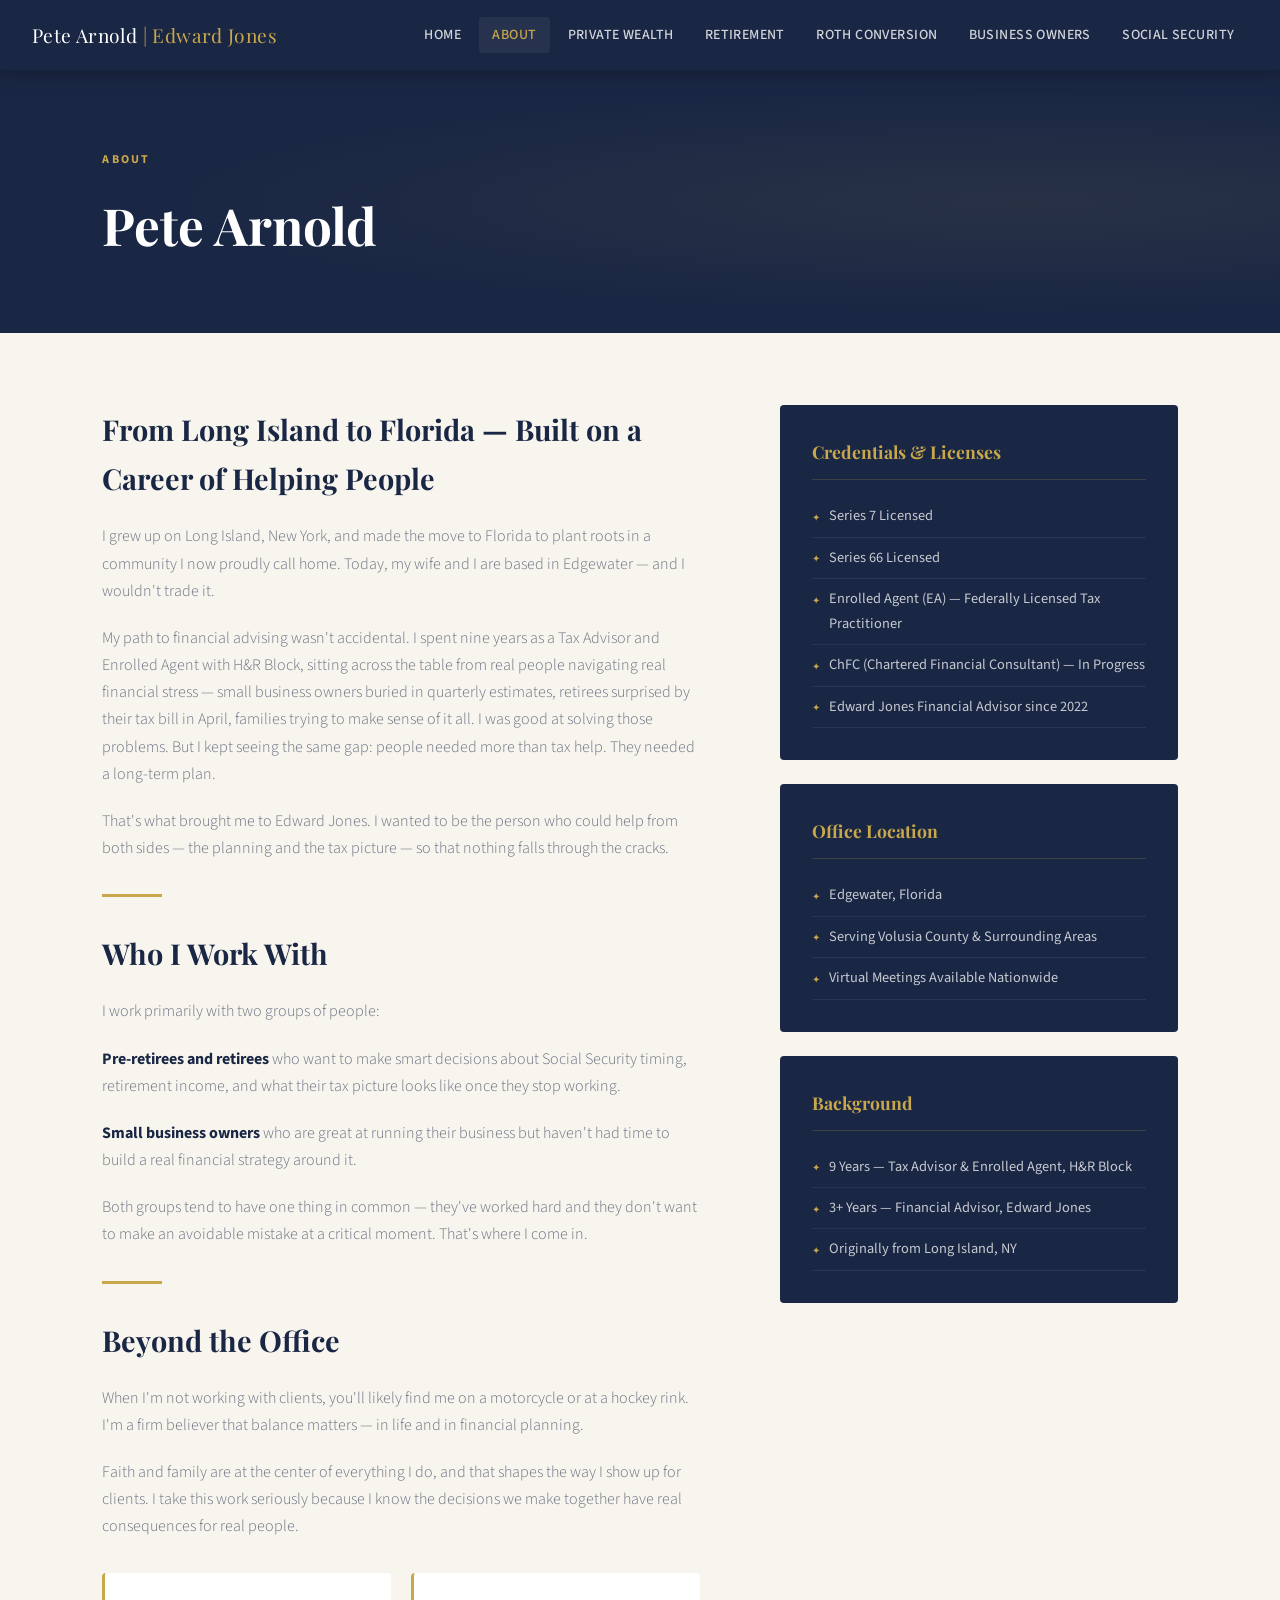
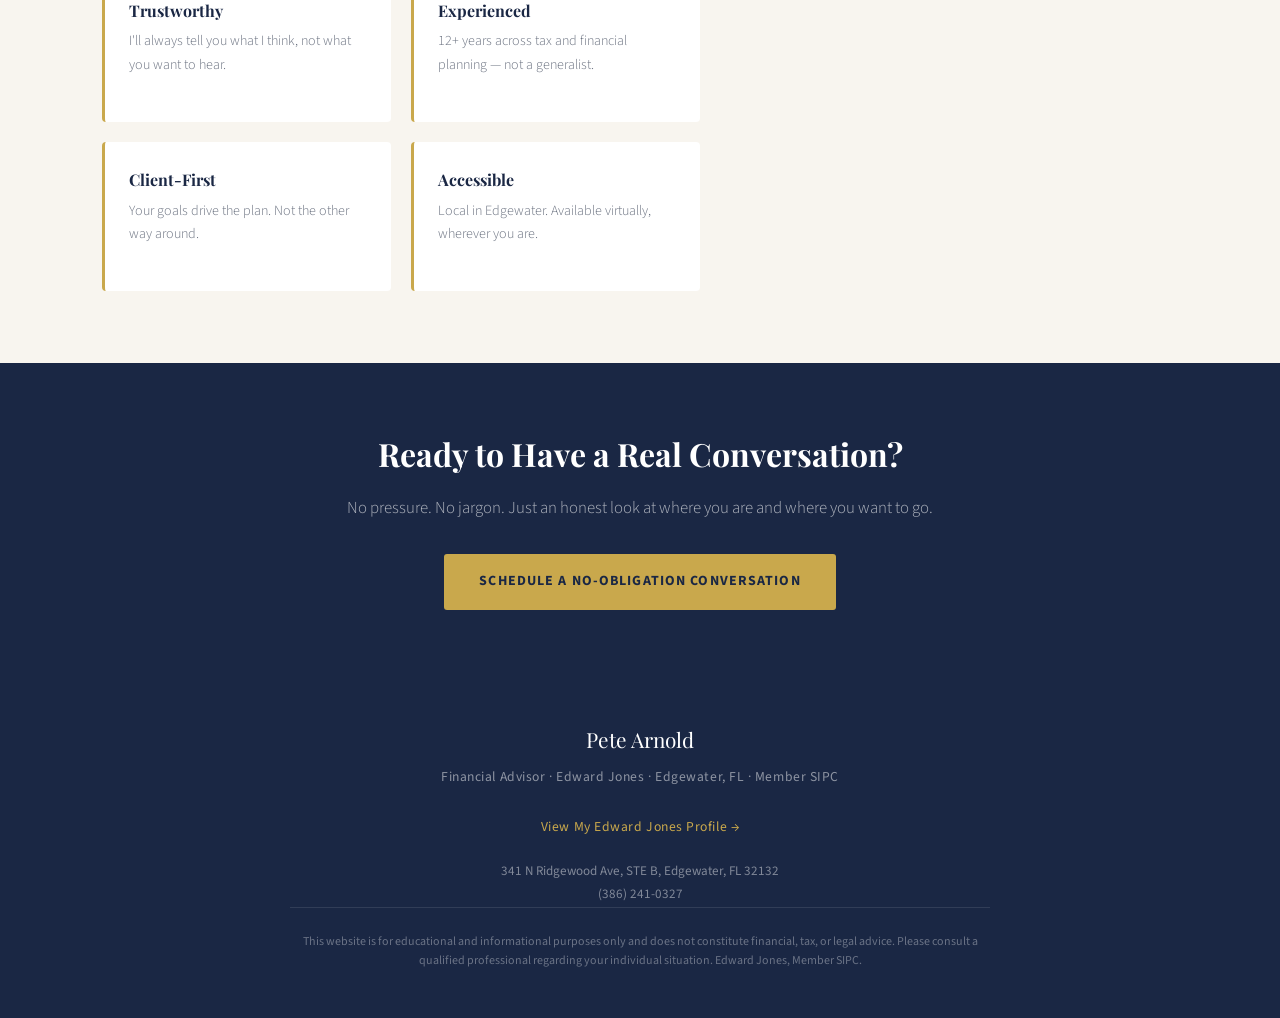
<file: about.html>
<!DOCTYPE html>
<html lang="en">
<head>
  <meta charset="UTF-8" />
  <meta name="google-site-verification" content="SpsPmK2GmrQuLyys1v33eAWj1CJdyRufEYtnLx-wh9Y" />
  <meta name="viewport" content="width=device-width, initial-scale=1.0"/>
  <title>About Pete Arnold | Wealth Management & Financial Advisor Edgewater FL | Edward Jones</title>
  <meta property="og:title" content="About Pete Arnold | Wealth Management & Financial Advisor Edgewater FL | Edward Jones"/>
  <meta property="og:description" content="Meet Pete Arnold, Financial Advisor with Edward Jones in Edgewater, FL. Specializing in wealth management for high-net-worth individuals and families, retirement planning, and tax-aware financial strategies. Former Enrolled Agent with 9 years of tax experience."/>
  <meta property="og:type" content="website"/>
  <meta property="og:url" content="https://techallen33-ai.github.io/SEO/about.html"/>
  <meta name="keywords" content="financial advisor Edgewater FL, high net worth financial advisor Florida, private wealth management Volusia County, wealth management Edgewater FL, retirement planning high net worth, financial advisor for wealthy families Florida, high net worth retirement planning, private wealth advisor Daytona Beach, financial advisor Port Orange FL, tax-aware wealth management Florida, enrolled agent financial advisor, small business wealth management Florida, Social Security planning high net worth, retirement income planning Florida"/>
  <link rel="canonical" href="https://techallen33-ai.github.io/SEO/about.html"/>
  <meta name="description" content="Meet Pete Arnold, Financial Advisor with Edward Jones in Edgewater, FL. Specializing in wealth management for high-net-worth individuals and families, retirement planning, and tax-aware financial strategies. Former Enrolled Agent with 9 years of tax experience."/>
  <link rel="preconnect" href="https://fonts.googleapis.com">
  <link href="https://fonts.googleapis.com/css2?family=Playfair+Display:wght@400;600;700&family=Source+Sans+3:wght@300;400;500;600&display=swap" rel="stylesheet">
  <style>
    *, *::before, *::after { box-sizing: border-box; margin: 0; padding: 0; }
    :root {
      --navy: #1a2744; --navy-light: #243460; --gold: #c9a84c; --gold-light: #e2c57a;
      --cream: #f8f5ef; --white: #ffffff; --gray: #6b7280; --gray-light: #f3f0ea; --text: #2d2d2d;
      --serif: 'Playfair Display', Georgia, serif; --sans: 'Source Sans 3', sans-serif;
    }
    html { scroll-behavior: smooth; }
    body { font-family: var(--sans); color: var(--text); background: var(--cream); line-height: 1.7; }

    nav {
      background: var(--navy); padding: 0 2rem; position: sticky; top: 0; z-index: 100;
      display: flex; align-items: center; justify-content: space-between; height: 70px;
      box-shadow: 0 2px 20px rgba(0,0,0,0.3);
    }
    .nav-brand { color: var(--white); font-family: var(--serif); font-size: 1.2rem; text-decoration: none; letter-spacing: 0.02em; }
    .nav-brand span { color: var(--gold); }
    .nav-links { display: flex; gap: 0.25rem; list-style: none; }
    .nav-links a { color: rgba(255,255,255,0.8); text-decoration: none; font-size: 0.875rem; font-weight: 500; padding: 0.5rem 0.85rem; border-radius: 4px; transition: all 0.2s; letter-spacing: 0.03em; text-transform: uppercase; }
    .nav-links a:hover, .nav-links a.active { color: var(--gold); background: rgba(255,255,255,0.05); }

    .page-hero {
      background: var(--navy);
      padding: 5rem 8vw 4rem;
      position: relative;
      overflow: hidden;
    }
    .page-hero::before {
      content: ''; position: absolute; inset: 0;
      background: radial-gradient(ellipse at 80% 50%, rgba(201,168,76,0.08) 0%, transparent 60%);
    }
    .page-hero-inner { position: relative; z-index: 1; }
    .page-eyebrow { font-size: 0.75rem; font-weight: 700; letter-spacing: 0.18em; text-transform: uppercase; color: var(--gold); margin-bottom: 0.75rem; }
    .page-hero h1 { font-family: var(--serif); font-size: clamp(2rem, 4vw, 3.2rem); color: var(--white); }

    section { padding: 4.5rem 8vw; }

    .about-grid {
      display: grid;
      grid-template-columns: 3fr 2fr;
      gap: 5rem;
      align-items: start;
    }

    .about-body h2 {
      font-family: var(--serif);
      font-size: 1.8rem;
      color: var(--navy);
      margin-bottom: 1.25rem;
    }

    .about-body p {
      color: var(--gray);
      font-size: 1rem;
      font-weight: 300;
      margin-bottom: 1.25rem;
    }

    .sidebar-card {
      background: var(--navy);
      padding: 2rem;
      border-radius: 4px;
      margin-bottom: 1.5rem;
    }

    .sidebar-card h3 {
      font-family: var(--serif);
      color: var(--gold);
      font-size: 1.1rem;
      margin-bottom: 1rem;
      padding-bottom: 0.75rem;
      border-bottom: 1px solid rgba(201,168,76,0.2);
    }

    .cred-list { list-style: none; }
    .cred-list li {
      color: rgba(255,255,255,0.75);
      font-size: 0.9rem;
      padding: 0.5rem 0;
      border-bottom: 1px solid rgba(255,255,255,0.07);
      display: flex;
      align-items: flex-start;
      gap: 0.6rem;
    }
    .cred-list li::before { content: '✦'; color: var(--gold); font-size: 0.6rem; margin-top: 0.35rem; flex-shrink: 0; }

    .divider {
      width: 60px;
      height: 3px;
      background: var(--gold);
      margin: 2rem 0;
    }

    .values-grid {
      display: grid;
      grid-template-columns: 1fr 1fr;
      gap: 1.25rem;
      margin-top: 2rem;
    }

    .value-item {
      background: var(--white);
      padding: 1.5rem;
      border-radius: 4px;
      border-left: 3px solid var(--gold);
    }

    .value-item h4 {
      font-family: var(--serif);
      color: var(--navy);
      font-size: 1rem;
      margin-bottom: 0.4rem;
    }

    .value-item p { font-size: 0.88rem; color: var(--gray); font-weight: 300; }

    .cta-band {
      background: var(--navy);
      padding: 4rem 8vw;
      text-align: center;
    }

    .cta-band h2 { font-family: var(--serif); font-size: 2rem; color: var(--white); margin-bottom: 0.75rem; }
    .cta-band p { color: rgba(255,255,255,0.65); font-weight: 300; margin-bottom: 2rem; font-size: 1.05rem; }

    .btn {
      display: inline-block; background: var(--gold); color: var(--navy); font-family: var(--sans);
      font-weight: 700; font-size: 0.875rem; letter-spacing: 0.08em; text-transform: uppercase;
      text-decoration: none; padding: 1rem 2.2rem; border-radius: 3px; transition: all 0.25s;
    }
    .btn:hover { background: var(--gold-light); transform: translateY(-2px); box-shadow: 0 8px 25px rgba(201,168,76,0.3); }

    footer { background: var(--navy); padding: 3rem 8vw; text-align: center; }
    .footer-name { font-family: var(--serif); font-size: 1.3rem; color: var(--white); margin-bottom: 0.5rem; }
    .footer-sub { font-size: 0.85rem; color: rgba(255,255,255,0.5); margin-bottom: 1.5rem; letter-spacing: 0.04em; }
    .footer-disc { font-size: 0.75rem; color: rgba(255,255,255,0.35); max-width: 700px; margin: 0 auto; line-height: 1.6; border-top: 1px solid rgba(255,255,255,0.1); padding-top: 1.5rem; }

    @media (max-width: 768px) {
      nav { padding: 0 1rem; } .nav-links { display: none; }
      section { padding: 3rem 1.5rem; } .page-hero { padding: 3.5rem 1.5rem; }
      .about-grid { grid-template-columns: 1fr; gap: 2.5rem; }
      .values-grid { grid-template-columns: 1fr; }
    }
  </style>
  <script type="application/ld+json">
  {
    "@context": "https://schema.org",
    "@type": "WebPage",
    "name": "About Pete Arnold | Financial Advisor Edgewater FL | Edward Jones",
    "description": "Meet Pete Arnold, Financial Advisor with Edward Jones in Edgewater, FL. A former Enrolled Agent and Tax Advisor with 9 years of tax experience, Pete brings a unique tax-aware perspective to financial planning.",
    "url": "https://techallen33-ai.github.io/SEO/about.html",
    "author": {
      "@type": "Person",
      "name": "Pete Arnold",
      "jobTitle": "Financial Advisor",
      "worksFor": {
        "@type": "Organization",
        "name": "Edward Jones"
      }
    }
  }
  </script>
</head>
<body>

<nav>
  <a href="index.html" class="nav-brand">Pete Arnold <span>| Edward Jones</span></a>
  <ul class="nav-links">
    <li><a href="index.html">Home</a></li>
    <li><a href="about.html" class="active">About</a></li>
    <li><a href="generations.html">Private Wealth</a></li>
    <li><a href="retirement-planning.html">Retirement</a></li>
    <li><a href="roth-conversion.html">Roth Conversion</a></li>
    <li><a href="small-business.html">Business Owners</a></li>
    <li><a href="social-security.html">Social Security</a></li>
  </ul>
</nav>

<div class="page-hero">
  <div class="page-hero-inner">
    <p class="page-eyebrow">About</p>
    <h1>Pete Arnold</h1>
  </div>
</div>

<section style="background: var(--cream);">
  <div class="about-grid">
    <div class="about-body">
      <h2>From Long Island to Florida — Built on a Career of Helping People</h2>
      <p>I grew up on Long Island, New York, and made the move to Florida to plant roots in a community I now proudly call home. Today, my wife and I are based in Edgewater — and I wouldn't trade it.</p>

      <p>My path to financial advising wasn't accidental. I spent nine years as a Tax Advisor and Enrolled Agent with H&R Block, sitting across the table from real people navigating real financial stress — small business owners buried in quarterly estimates, retirees surprised by their tax bill in April, families trying to make sense of it all. I was good at solving those problems. But I kept seeing the same gap: people needed more than tax help. They needed a long-term plan.</p>

      <p>That's what brought me to Edward Jones. I wanted to be the person who could help from both sides — the planning and the tax picture — so that nothing falls through the cracks.</p>

      <div class="divider"></div>

      <h2>Who I Work With</h2>
      <p>I work primarily with two groups of people:</p>
      <p><strong style="color:var(--navy);">Pre-retirees and retirees</strong> who want to make smart decisions about Social Security timing, retirement income, and what their tax picture looks like once they stop working.</p>
      <p><strong style="color:var(--navy);">Small business owners</strong> who are great at running their business but haven't had time to build a real financial strategy around it.</p>
      <p>Both groups tend to have one thing in common — they've worked hard and they don't want to make an avoidable mistake at a critical moment. That's where I come in.</p>

      <div class="divider"></div>

      <h2>Beyond the Office</h2>
      <p>When I'm not working with clients, you'll likely find me on a motorcycle or at a hockey rink. I'm a firm believer that balance matters — in life and in financial planning.</p>
      <p>Faith and family are at the center of everything I do, and that shapes the way I show up for clients. I take this work seriously because I know the decisions we make together have real consequences for real people.</p>

      <div class="values-grid">
        <div class="value-item">
          <h4>Trustworthy</h4>
          <p>I'll always tell you what I think, not what you want to hear.</p>
        </div>
        <div class="value-item">
          <h4>Experienced</h4>
          <p>12+ years across tax and financial planning — not a generalist.</p>
        </div>
        <div class="value-item">
          <h4>Client-First</h4>
          <p>Your goals drive the plan. Not the other way around.</p>
        </div>
        <div class="value-item">
          <h4>Accessible</h4>
          <p>Local in Edgewater. Available virtually, wherever you are.</p>
        </div>
      </div>
    </div>

    <div>
      <div class="sidebar-card">
        <h3>Credentials &amp; Licenses</h3>
        <ul class="cred-list">
          <li>Series 7 Licensed</li>
          <li>Series 66 Licensed</li>
          <li>Enrolled Agent (EA) — Federally Licensed Tax Practitioner</li>
          <li>ChFC (Chartered Financial Consultant) — In Progress</li>
          <li>Edward Jones Financial Advisor since 2022</li>
        </ul>
      </div>

      <div class="sidebar-card">
        <h3>Office Location</h3>
        <ul class="cred-list">
          <li>Edgewater, Florida</li>
          <li>Serving Volusia County &amp; Surrounding Areas</li>
          <li>Virtual Meetings Available Nationwide</li>
        </ul>
      </div>

      <div class="sidebar-card">
        <h3>Background</h3>
        <ul class="cred-list">
          <li>9 Years — Tax Advisor &amp; Enrolled Agent, H&R Block</li>
          <li>3+ Years — Financial Advisor, Edward Jones</li>
          <li>Originally from Long Island, NY</li>
        </ul>
      </div>
    </div>
  </div>
</section>

<div class="cta-band">
  <h2>Ready to Have a Real Conversation?</h2>
  <p>No pressure. No jargon. Just an honest look at where you are and where you want to go.</p>
  <a href="mailto:peter.arnold2@edwardjones.com" class="btn">Schedule a No-Obligation Conversation</a>
</div>

<footer>
  <p class="footer-name">Pete Arnold</p>
  <p class="footer-sub">Financial Advisor · Edward Jones · Edgewater, FL · Member SIPC</p>
  <p style="margin-bottom:1.25rem;"><a href="https://www.edwardjones.com/peter-arnold2" target="_blank" rel="noopener" style="color:var(--gold);font-size:0.85rem;text-decoration:none;letter-spacing:0.04em;">View My Edward Jones Profile →</a></p>
  
  <div class="nap" style="margin-top:0.75rem;font-size:0.82rem;color:rgba(255,255,255,0.45);line-height:1.8;">
    <span>341 N Ridgewood Ave, STE B, Edgewater, FL 32132</span><br>
    <a href="tel:+13862410327" style="color:rgba(255,255,255,0.45);text-decoration:none;">(386) 241-0327</a>
  </div>
  <p class="footer-disc">This website is for educational and informational purposes only and does not constitute financial, tax, or legal advice. Please consult a qualified professional regarding your individual situation. Edward Jones, Member SIPC.</p>
</footer>

</body>
</html>
</file>
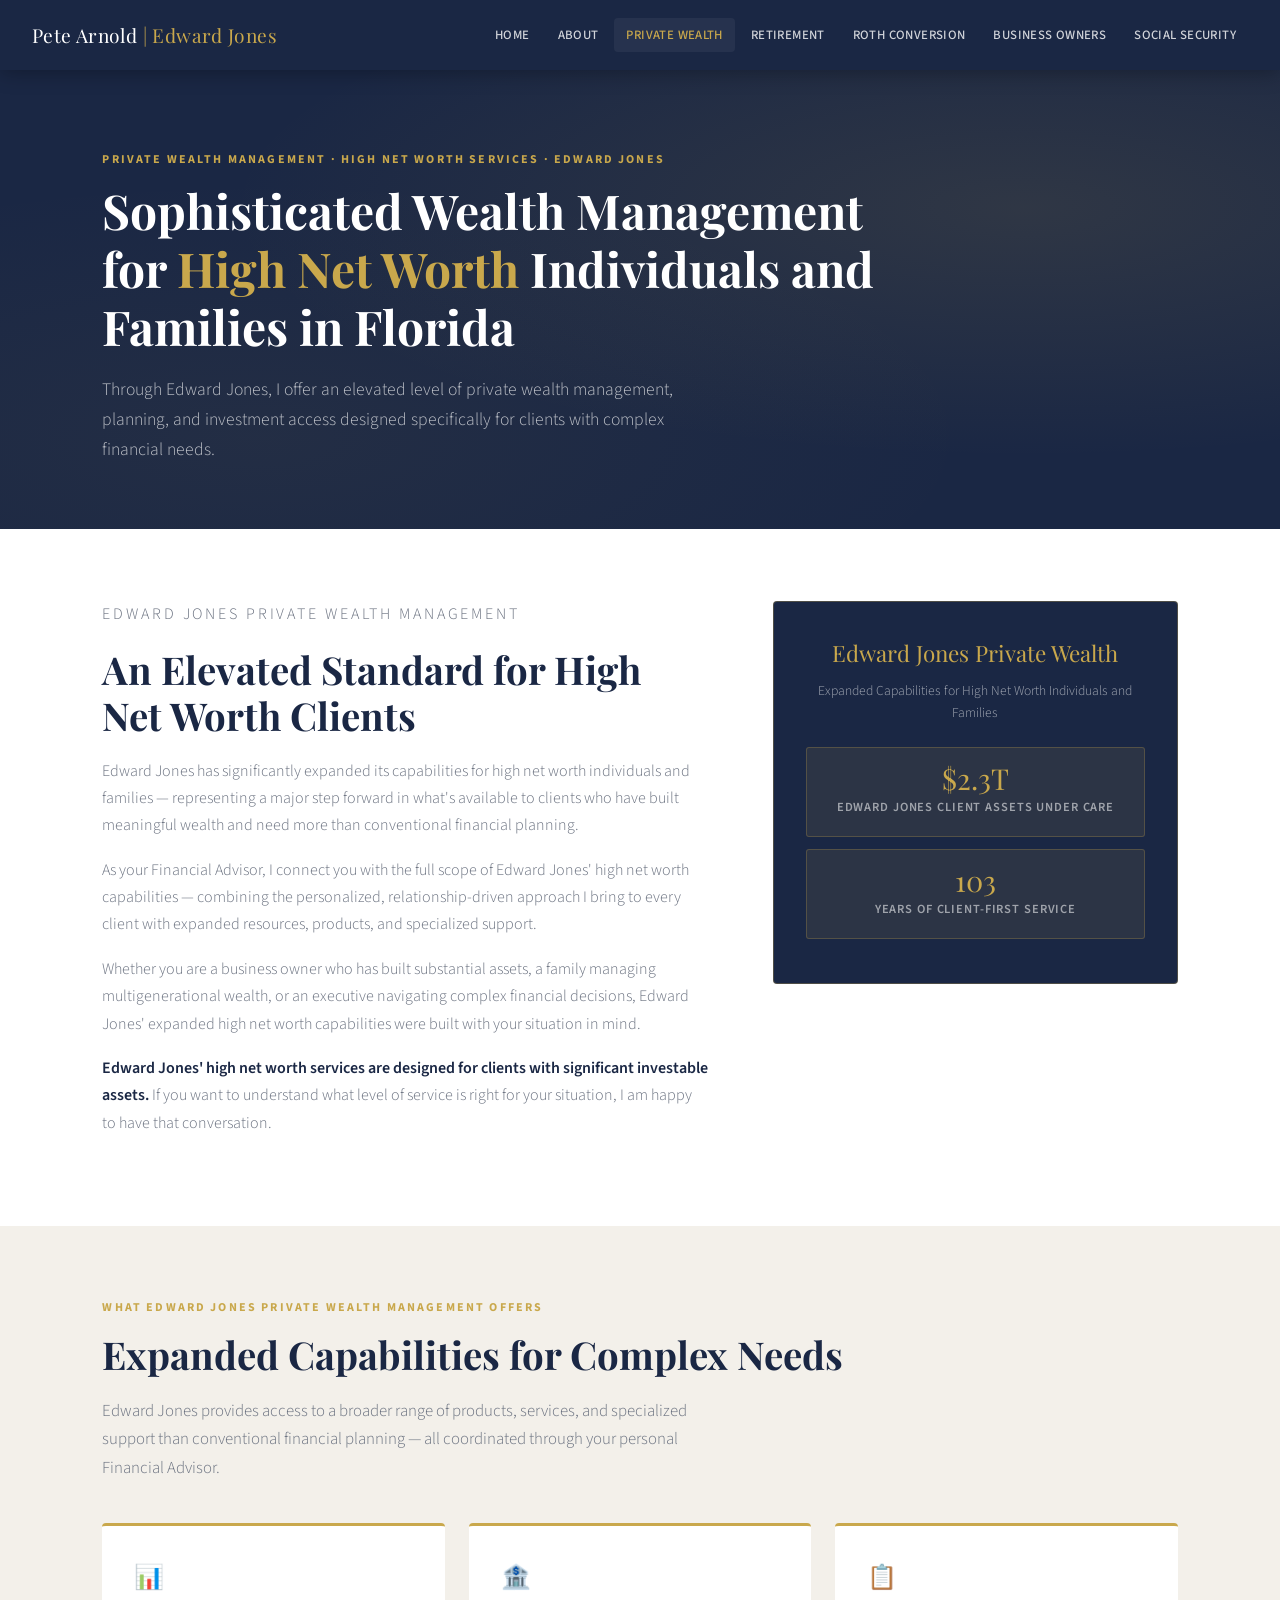
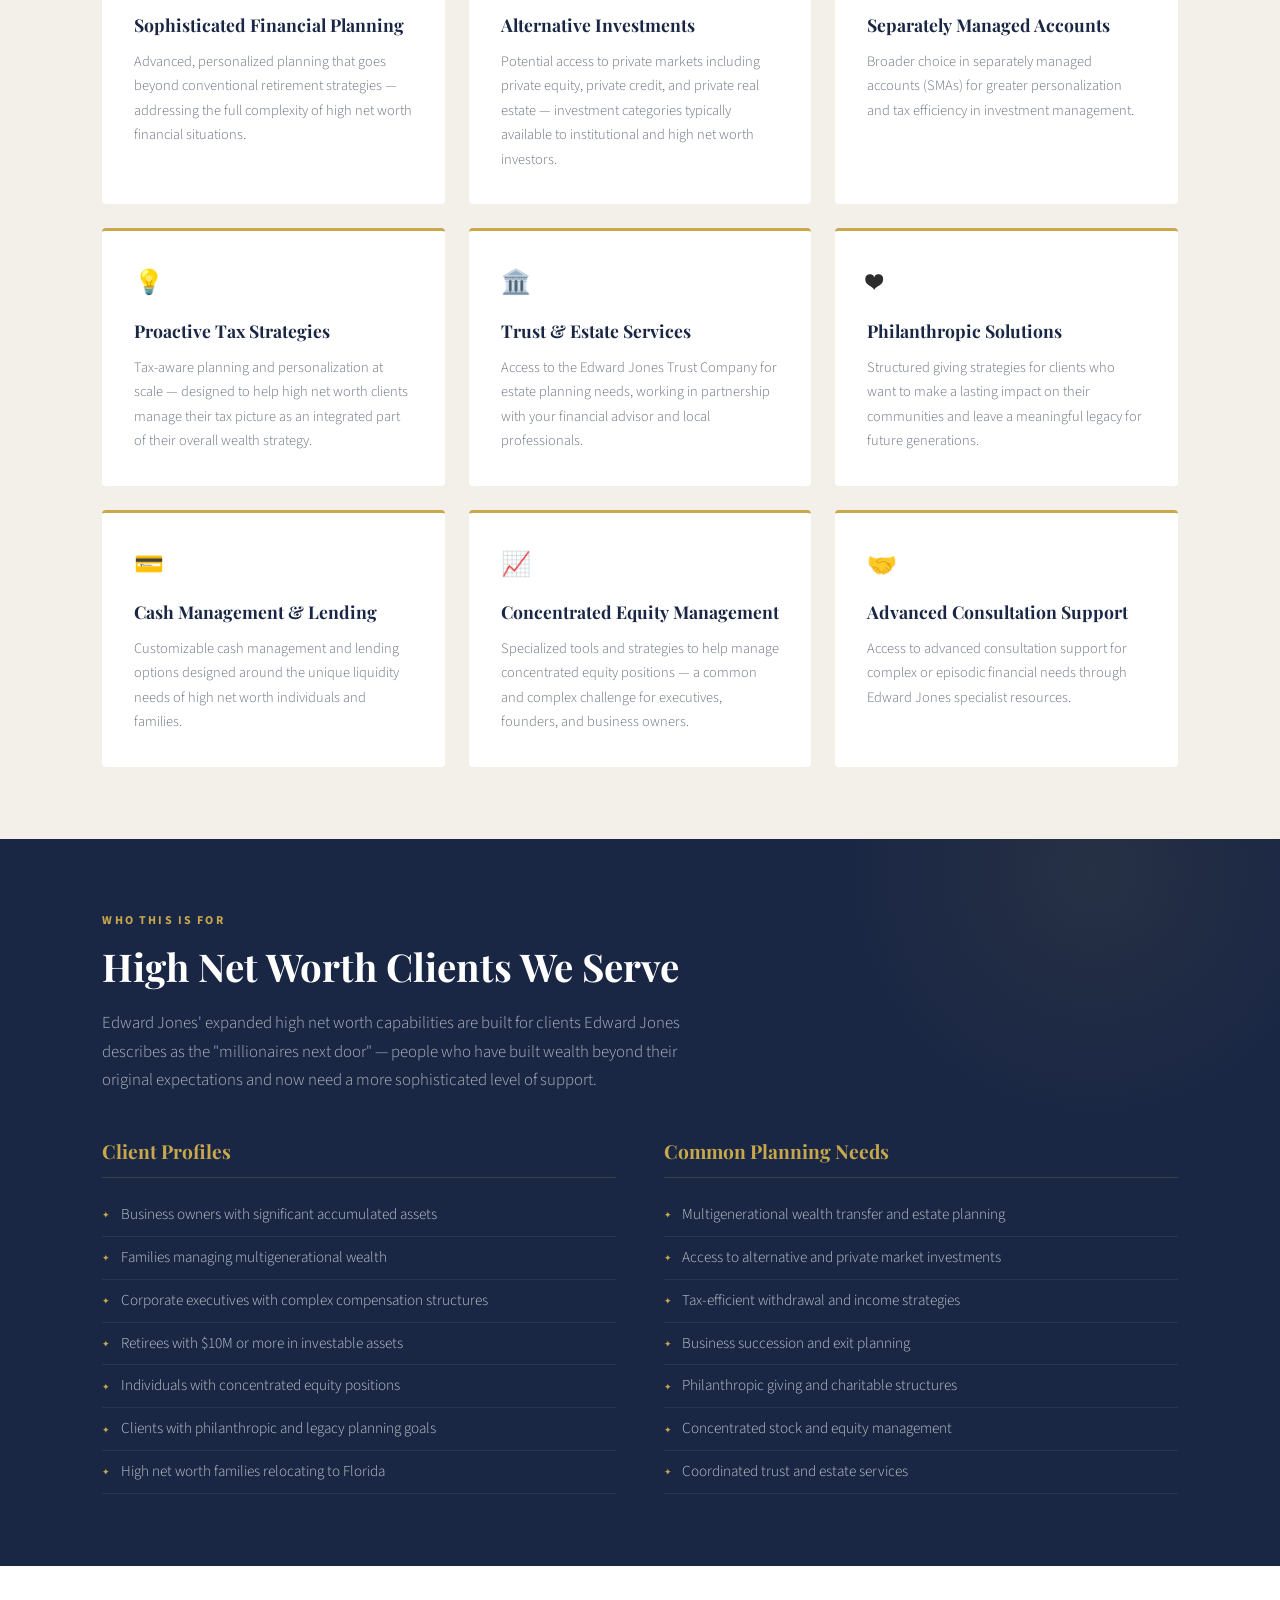
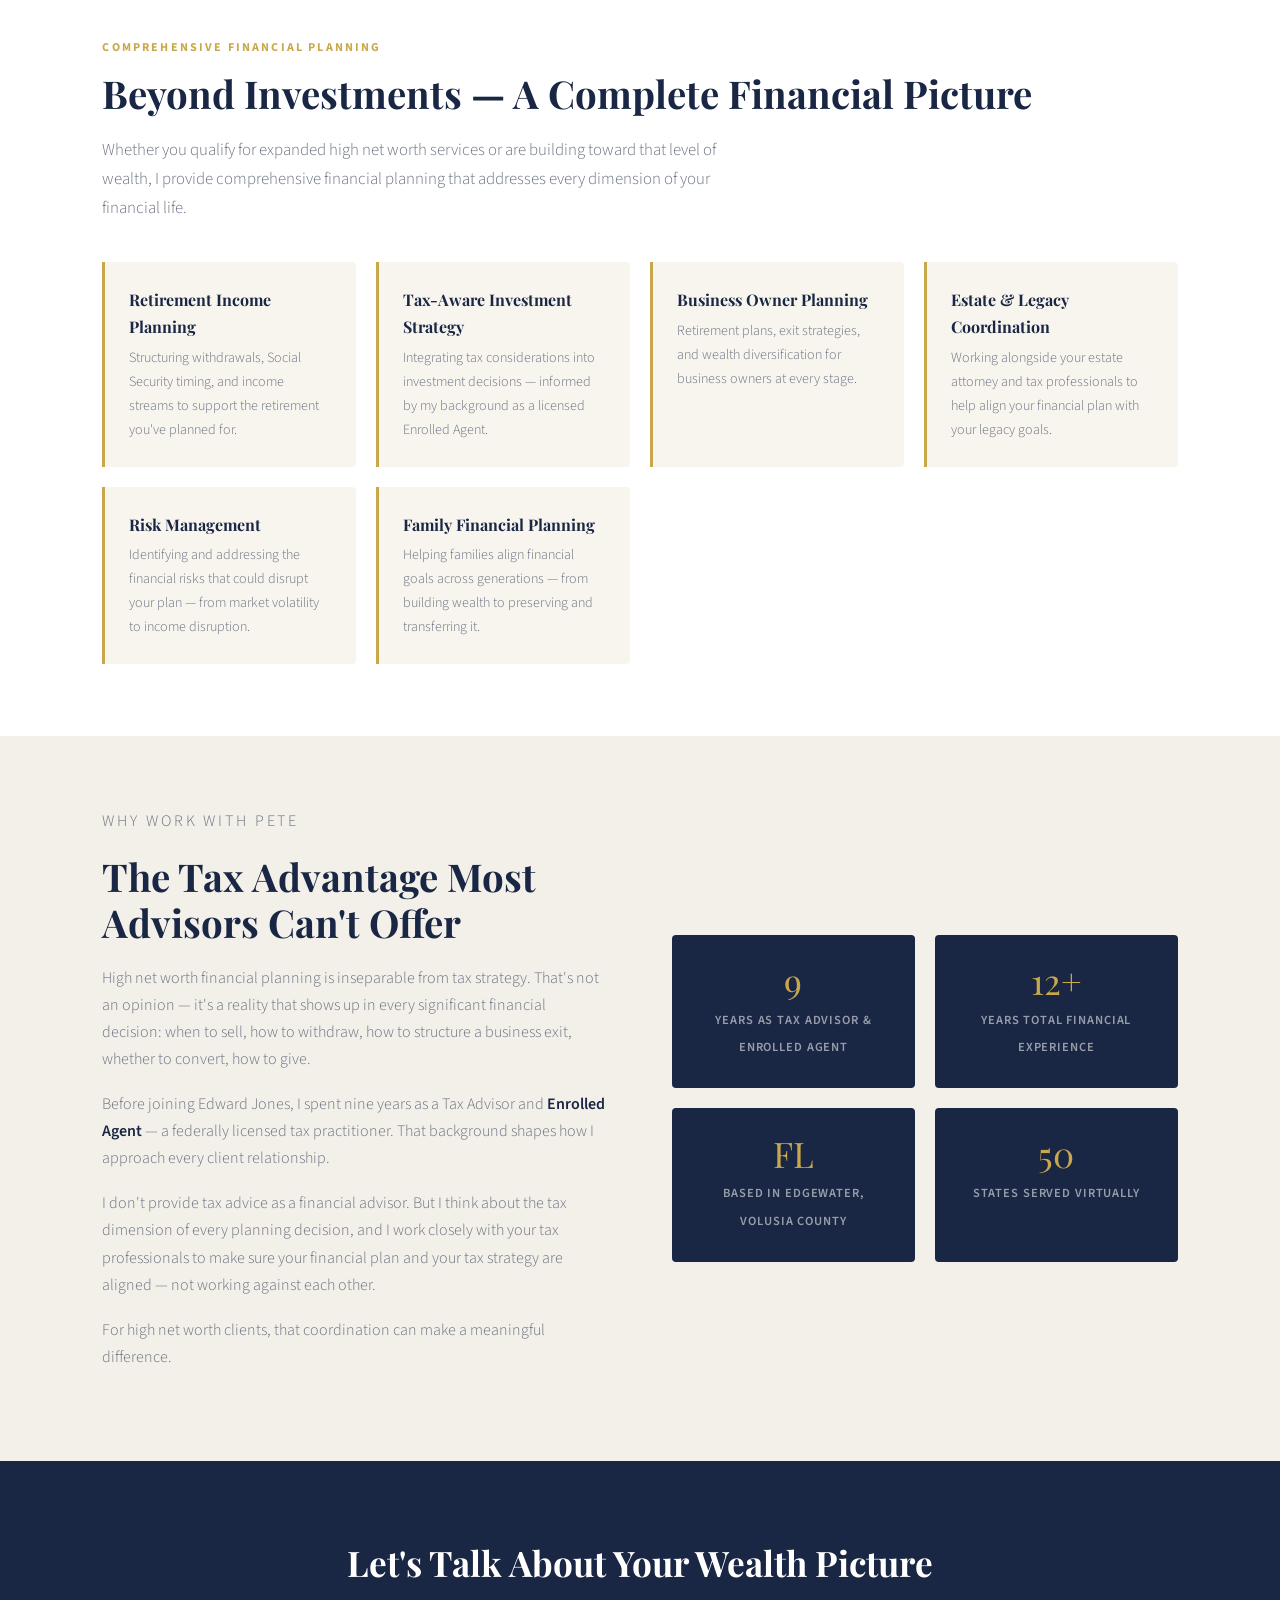
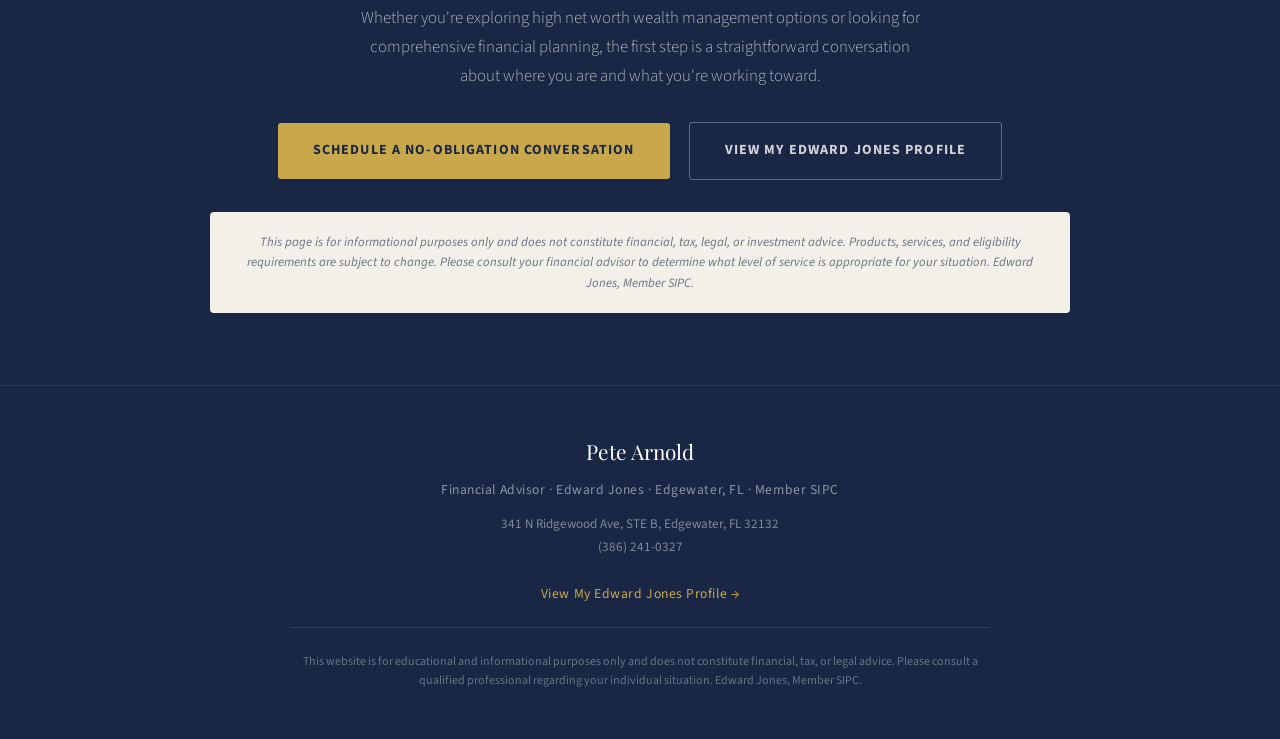
<file: generations.html>
<!DOCTYPE html>
<html lang="en">
<head>
  <meta charset="UTF-8" />
  <meta name="google-site-verification" content="SpsPmK2GmrQuLyys1v33eAWj1CJdyRufEYtnLx-wh9Y" />
  <meta name="viewport" content="width=device-width, initial-scale=1.0"/>
  <title>High Net Worth & Private Wealth Management in Florida | Pete Arnold | Edward Jones Edgewater FL</title>
  <meta name="description" content="Pete Arnold offers high net worth and private wealth management services through Edward Jones in Edgewater, FL. Serving affluent individuals, families, and business owners across Volusia County and nationwide."/>
  <meta name="keywords" content="high net worth financial advisor Florida, private client services Florida, private wealth management Edgewater FL, private client services Volusia County, wealth management $10 million Florida, private equity financial advisor Florida, high net worth retirement planning Florida, family wealth management Florida, alternative investments Florida, private wealth advisor Daytona Beach, affluent financial advisor Port Orange FL, family office services Florida"/>
  <link rel="canonical" href="https://techallen33-ai.github.io/SEO/generations.html"/>
  <meta property="og:title" content="High Net Worth & Private Wealth Management | Pete Arnold | Edward Jones Edgewater FL"/>
  <meta property="og:description" content="Sophisticated private wealth management for high net worth individuals and families through Edward Jones. Serving Edgewater FL and clients nationwide."/>
  <meta property="og:type" content="website"/>
  <meta property="og:url" content="https://techallen33-ai.github.io/SEO/generations.html"/>
  <script type="application/ld+json">
  {
    "@context": "https://schema.org",
    "@type": "WebPage",
    "name": "High Net Worth & Private Wealth Management | Pete Arnold | Edward Jones Edgewater FL",
    "description": "Private wealth management services for high net worth individuals and families through Edward Jones. Pete Arnold, Financial Advisor, Edgewater FL.",
    "url": "https://techallen33-ai.github.io/SEO/generations.html",
    "author": {
      "@type": "Person",
      "name": "Pete Arnold",
      "jobTitle": "Financial Advisor",
      "worksFor": {
        "@type": "Organization",
        "name": "Edward Jones"
      }
    },
    "about": {
      "@type": "Service",
      "name": "High Net Worth & Private Wealth Management Services",
      "description": "Private wealth management services for high net worth individuals and families through Edward Jones in Edgewater, FL",
      "provider": {
        "@type": "Organization",
        "name": "Edward Jones"
      },
      "areaServed": ["Edgewater FL", "Volusia County FL", "Florida", "United States"]
    }
  }
  </script>
  <link rel="preconnect" href="https://fonts.googleapis.com">
  <link href="https://fonts.googleapis.com/css2?family=Playfair+Display:wght@400;600;700&family=Source+Sans+3:wght@300;400;500;600&display=swap" rel="stylesheet">
  <style>
    *, *::before, *::after { box-sizing: border-box; margin: 0; padding: 0; }
    :root {
      --navy: #1a2744; --navy-light: #243460; --gold: #c9a84c; --gold-light: #e2c57a;
      --cream: #f8f5ef; --white: #ffffff; --gray: #6b7280; --gray-light: #f3f0ea; --text: #2d2d2d;
      --serif: 'Playfair Display', Georgia, serif; --sans: 'Source Sans 3', sans-serif;
    }
    html { scroll-behavior: smooth; }
    body { font-family: var(--sans); color: var(--text); background: var(--cream); line-height: 1.7; }

    nav {
      background: var(--navy); padding: 0 2rem; position: sticky; top: 0; z-index: 100;
      display: flex; align-items: center; justify-content: space-between; height: 70px;
      box-shadow: 0 2px 20px rgba(0,0,0,0.3);
    }
    .nav-brand { color: var(--white); font-family: var(--serif); font-size: 1.2rem; text-decoration: none; letter-spacing: 0.02em; }
    .nav-brand span { color: var(--gold); }
    .nav-links { display: flex; gap: 0.25rem; list-style: none; flex-wrap: wrap; }
    .nav-links a { color: rgba(255,255,255,0.8); text-decoration: none; font-size: 0.8rem; font-weight: 500; padding: 0.5rem 0.75rem; border-radius: 4px; transition: all 0.2s; letter-spacing: 0.03em; text-transform: uppercase; }
    .nav-links a:hover, .nav-links a.active { color: var(--gold); background: rgba(255,255,255,0.05); }

    .page-hero {
      background: var(--navy);
      padding: 5rem 8vw 4rem;
      position: relative;
      overflow: hidden;
    }
    .page-hero::before {
      content: '';
      position: absolute;
      inset: 0;
      background:
        radial-gradient(ellipse at 80% 30%, rgba(201,168,76,0.12) 0%, transparent 55%),
        radial-gradient(ellipse at 20% 80%, rgba(201,168,76,0.05) 0%, transparent 50%);
    }
    .hero-inner { position: relative; z-index: 1; max-width: 780px; }
    .page-eyebrow { font-size: 0.75rem; font-weight: 700; letter-spacing: 0.18em; text-transform: uppercase; color: var(--gold); margin-bottom: 0.75rem; }
    .page-hero h1 { font-family: var(--serif); font-size: clamp(2rem, 4vw, 3rem); color: var(--white); line-height: 1.2; margin-bottom: 1.25rem; }
    .page-hero h1 em { font-style: normal; color: var(--gold); }
    .page-hero .lead { color: rgba(255,255,255,0.7); font-weight: 300; font-size: 1.1rem; max-width: 620px; }

    section { padding: 4.5rem 8vw; }

    .section-eyebrow { font-size: 0.75rem; font-weight: 700; letter-spacing: 0.18em; text-transform: uppercase; color: var(--gold); margin-bottom: 0.75rem; }
    .section-title { font-family: var(--serif); font-size: clamp(1.8rem, 3.5vw, 2.4rem); font-weight: 700; color: var(--navy); line-height: 1.2; margin-bottom: 1.25rem; }
    .section-lead { font-size: 1.05rem; color: var(--gray); max-width: 620px; font-weight: 300; margin-bottom: 2.5rem; }

    /* INTRO STRIP */
    .intro { background: var(--white); }
    .intro-grid { display: grid; grid-template-columns: 3fr 2fr; gap: 4rem; align-items: start; }
    .intro-body p { color: var(--gray); font-size: 1rem; font-weight: 300; margin-bottom: 1.1rem; }
    .intro-body strong { color: var(--navy); font-weight: 600; }

    .generations-badge {
      background: var(--navy);
      padding: 2rem;
      border-radius: 4px;
      border: 1px solid rgba(201,168,76,0.3);
      text-align: center;
    }
    .generations-badge .badge-title {
      font-family: var(--serif);
      color: var(--gold);
      font-size: 1.4rem;
      margin-bottom: 0.5rem;
    }
    .generations-badge .badge-sub {
      color: rgba(255,255,255,0.6);
      font-size: 0.85rem;
      font-weight: 300;
      margin-bottom: 1.5rem;
      line-height: 1.6;
    }
    .badge-stat {
      background: rgba(201,168,76,0.1);
      border: 1px solid rgba(201,168,76,0.25);
      padding: 1rem;
      border-radius: 3px;
      margin-bottom: 0.75rem;
    }
    .badge-stat .stat-num { font-family: var(--serif); font-size: 1.8rem; color: var(--gold); display: block; line-height: 1; }
    .badge-stat .stat-label { font-size: 0.78rem; color: rgba(255,255,255,0.55); text-transform: uppercase; letter-spacing: 0.07em; font-weight: 600; }

    /* SERVICES */
    .services { background: var(--gray-light); }
    .services-grid { display: grid; grid-template-columns: repeat(auto-fit, minmax(280px, 1fr)); gap: 1.5rem; }
    .service-card {
      background: var(--white);
      padding: 2rem;
      border-radius: 4px;
      border-top: 3px solid var(--gold);
      transition: transform 0.25s, box-shadow 0.25s;
    }
    .service-card:hover { transform: translateY(-3px); box-shadow: 0 10px 30px rgba(26,39,68,0.1); }
    .service-icon { font-size: 1.5rem; margin-bottom: 0.75rem; }
    .service-card h3 { font-family: var(--serif); font-size: 1.1rem; color: var(--navy); margin-bottom: 0.6rem; }
    .service-card p { font-size: 0.9rem; color: var(--gray); font-weight: 300; }

    /* WHO SECTION */
    .who { background: var(--navy); position: relative; overflow: hidden; }
    .who::before {
      content: '';
      position: absolute;
      top: -30%;
      right: -5%;
      width: 500px;
      height: 500px;
      border-radius: 50%;
      background: radial-gradient(circle, rgba(201,168,76,0.07) 0%, transparent 70%);
    }
    .who .section-title { color: var(--white); }
    .who-grid { display: grid; grid-template-columns: 1fr 1fr; gap: 3rem; position: relative; z-index: 1; }
    .who-col h3 { font-family: var(--serif); color: var(--gold); font-size: 1.2rem; margin-bottom: 1rem; padding-bottom: 0.6rem; border-bottom: 1px solid rgba(201,168,76,0.2); }
    .who-list { list-style: none; }
    .who-list li { color: rgba(255,255,255,0.72); font-size: 0.95rem; font-weight: 300; padding: 0.5rem 0; border-bottom: 1px solid rgba(255,255,255,0.07); display: flex; align-items: flex-start; gap: 0.65rem; }
    .who-list li::before { content: '✦'; color: var(--gold); font-size: 0.55rem; margin-top: 0.45rem; flex-shrink: 0; }

    /* COMPREHENSIVE PLANNING */
    .comprehensive { background: var(--white); }
    .comp-grid { display: grid; grid-template-columns: repeat(auto-fit, minmax(240px, 1fr)); gap: 1.25rem; margin-top: 2.5rem; }
    .comp-item { padding: 1.5rem; border-left: 3px solid var(--gold); background: var(--cream); border-radius: 0 4px 4px 0; }
    .comp-item h4 { font-family: var(--serif); color: var(--navy); font-size: 1rem; margin-bottom: 0.4rem; }
    .comp-item p { font-size: 0.88rem; color: var(--gray); font-weight: 300; }

    /* PETE'S ADVANTAGE */
    .advantage { background: var(--gray-light); }
    .advantage-grid { display: grid; grid-template-columns: 1fr 1fr; gap: 4rem; align-items: center; }
    .advantage-text p { color: var(--gray); font-weight: 300; font-size: 1rem; margin-bottom: 1.1rem; }
    .advantage-text strong { color: var(--navy); font-weight: 600; }
    .advantage-stats { display: grid; grid-template-columns: 1fr 1fr; gap: 1.25rem; }
    .adv-stat { background: var(--navy); padding: 1.75rem; border-radius: 4px; text-align: center; }
    .adv-stat .num { font-family: var(--serif); font-size: 2.2rem; color: var(--gold); display: block; line-height: 1; margin-bottom: 0.5rem; }
    .adv-stat .label { font-size: 0.78rem; color: rgba(255,255,255,0.55); text-transform: uppercase; letter-spacing: 0.07em; font-weight: 600; }

    /* CTA */
    .cta-band { background: var(--navy); padding: 4.5rem 8vw; text-align: center; }
    .cta-band h2 { font-family: var(--serif); font-size: 2.2rem; color: var(--white); margin-bottom: 0.75rem; }
    .cta-band p { color: rgba(255,255,255,0.65); font-weight: 300; margin-bottom: 2rem; font-size: 1.05rem; max-width: 560px; margin-left: auto; margin-right: auto; }

    .btn {
      display: inline-block; background: var(--gold); color: var(--navy); font-family: var(--sans);
      font-weight: 700; font-size: 0.875rem; letter-spacing: 0.08em; text-transform: uppercase;
      text-decoration: none; padding: 1rem 2.2rem; border-radius: 3px; transition: all 0.25s;
    }
    .btn:hover { background: var(--gold-light); transform: translateY(-2px); box-shadow: 0 8px 25px rgba(201,168,76,0.3); }
    .btn-ghost { background: transparent; color: rgba(255,255,255,0.8); border: 1px solid rgba(255,255,255,0.3); margin-left: 1rem; }
    .btn-ghost:hover { border-color: var(--gold); color: var(--gold); transform: translateY(-2px); box-shadow: none; }

    .disclaimer { background: var(--gray-light); padding: 1.25rem 1.5rem; border-radius: 4px; margin-top: 2rem; font-size: 0.8rem; color: var(--gray); line-height: 1.6; font-style: italic; max-width: 860px; margin-left: auto; margin-right: auto; }

    footer { background: var(--navy); padding: 3rem 8vw; text-align: center; border-top: 1px solid rgba(255,255,255,0.08); }
    .footer-name { font-family: var(--serif); font-size: 1.3rem; color: var(--white); margin-bottom: 0.5rem; }
    .footer-sub { font-size: 0.85rem; color: rgba(255,255,255,0.5); margin-bottom: 0.75rem; letter-spacing: 0.04em; }
    .nap { margin-top: 0.75rem; font-size: 0.82rem; color: rgba(255,255,255,0.45); line-height: 1.8; margin-bottom: 1.25rem; }
    .nap a { color: rgba(255,255,255,0.45); text-decoration: none; }
    .footer-disc { font-size: 0.75rem; color: rgba(255,255,255,0.35); max-width: 700px; margin: 0 auto; line-height: 1.6; border-top: 1px solid rgba(255,255,255,0.1); padding-top: 1.5rem; }

    @media (max-width: 900px) {
      nav { padding: 0 1rem; } .nav-links { display: none; }
      section { padding: 3.5rem 1.5rem; } .page-hero { padding: 3.5rem 1.5rem; }
      .intro-grid, .who-grid, .advantage-grid { grid-template-columns: 1fr; gap: 2rem; }
      .advantage-stats { grid-template-columns: 1fr 1fr; }
      .btn-ghost { margin-left: 0; margin-top: 0.75rem; display: inline-block; }
    }
  </style>
</head>
<body>

<nav>
  <a href="index.html" class="nav-brand">Pete Arnold <span>| Edward Jones</span></a>
  <ul class="nav-links">
    <li><a href="index.html">Home</a></li>
    <li><a href="about.html">About</a></li>
    <li><a href="generations.html" class="active">Private Wealth</a></li>
    <li><a href="retirement-planning.html">Retirement</a></li>
    <li><a href="roth-conversion.html">Roth Conversion</a></li>
    <li><a href="small-business.html">Business Owners</a></li>
    <li><a href="social-security.html">Social Security</a></li>
  </ul>
</nav>

<div class="page-hero">
  <div class="hero-inner">
    <p class="page-eyebrow">Private Wealth Management · High Net Worth Services · Edward Jones</p>
    <h1>Sophisticated Wealth Management for <em>High Net Worth</em> Individuals and Families in Florida</h1>
    <p class="lead">Through Edward Jones, I offer an elevated level of private wealth management, planning, and investment access designed specifically for clients with complex financial needs.</p>
  </div>
</div>

<!-- INTRO -->
<section class="intro">
  <div class="intro-grid">
    <div class="intro-body">
      <p class="section-eyebrow">Edward Jones Private Wealth Management</p>
      <h2 class="section-title">An Elevated Standard for High Net Worth Clients</h2>
      <p>Edward Jones has significantly expanded its capabilities for high net worth individuals and families — representing a major step forward in what's available to clients who have built meaningful wealth and need more than conventional financial planning.</p>
      <p>As your Financial Advisor, I connect you with the full scope of Edward Jones' high net worth capabilities — combining the personalized, relationship-driven approach I bring to every client with expanded resources, products, and specialized support.</p>
      <p>Whether you are a business owner who has built substantial assets, a family managing multigenerational wealth, or an executive navigating complex financial decisions, Edward Jones' expanded high net worth capabilities were built with your situation in mind.</p>
      <p><strong>Edward Jones' high net worth services are designed for clients with significant investable assets.</strong> If you want to understand what level of service is right for your situation, I am happy to have that conversation.</p>
    </div>
    <div>
      <div class="generations-badge">
        <div class="badge-title">Edward Jones Private Wealth</div>
        <div class="badge-sub">Expanded Capabilities for High Net Worth Individuals and Families</div>
        <div class="badge-stat">
          <span class="stat-num">$2.3T</span>
          <span class="stat-label">Edward Jones Client Assets Under Care</span>
        </div>
        <div class="badge-stat">
          <span class="stat-num">103</span>
          <span class="stat-label">Years of Client-First Service</span>
        </div>
      </div>
    </div>
  </div>
</section>

<!-- SERVICES -->
<section class="services">
  <p class="section-eyebrow">What Edward Jones Private Wealth Management Offers</p>
  <h2 class="section-title">Expanded Capabilities for Complex Needs</h2>
  <p class="section-lead">Edward Jones provides access to a broader range of products, services, and specialized support than conventional financial planning — all coordinated through your personal Financial Advisor.</p>

  <div class="services-grid">
    <div class="service-card">
      <div class="service-icon">📊</div>
      <h3>Sophisticated Financial Planning</h3>
      <p>Advanced, personalized planning that goes beyond conventional retirement strategies — addressing the full complexity of high net worth financial situations.</p>
    </div>
    <div class="service-card">
      <div class="service-icon">🏦</div>
      <h3>Alternative Investments</h3>
      <p>Potential access to private markets including private equity, private credit, and private real estate — investment categories typically available to institutional and high net worth investors.</p>
    </div>
    <div class="service-card">
      <div class="service-icon">📋</div>
      <h3>Separately Managed Accounts</h3>
      <p>Broader choice in separately managed accounts (SMAs) for greater personalization and tax efficiency in investment management.</p>
    </div>
    <div class="service-card">
      <div class="service-icon">💡</div>
      <h3>Proactive Tax Strategies</h3>
      <p>Tax-aware planning and personalization at scale — designed to help high net worth clients manage their tax picture as an integrated part of their overall wealth strategy.</p>
    </div>
    <div class="service-card">
      <div class="service-icon">🏛️</div>
      <h3>Trust & Estate Services</h3>
      <p>Access to the Edward Jones Trust Company for estate planning needs, working in partnership with your financial advisor and local professionals.</p>
    </div>
    <div class="service-card">
      <div class="service-icon">❤️</div>
      <h3>Philanthropic Solutions</h3>
      <p>Structured giving strategies for clients who want to make a lasting impact on their communities and leave a meaningful legacy for future generations.</p>
    </div>
    <div class="service-card">
      <div class="service-icon">💳</div>
      <h3>Cash Management & Lending</h3>
      <p>Customizable cash management and lending options designed around the unique liquidity needs of high net worth individuals and families.</p>
    </div>
    <div class="service-card">
      <div class="service-icon">📈</div>
      <h3>Concentrated Equity Management</h3>
      <p>Specialized tools and strategies to help manage concentrated equity positions — a common and complex challenge for executives, founders, and business owners.</p>
    </div>
    <div class="service-card">
      <div class="service-icon">🤝</div>
      <h3>Advanced Consultation Support</h3>
      <p>Access to advanced consultation support for complex or episodic financial needs through Edward Jones specialist resources.</p>
    </div>
  </div>
</section>

<!-- WHO THIS IS FOR -->
<section class="who">
  <div style="position:relative;z-index:1;">
    <p class="section-eyebrow" style="color:var(--gold);">Who This Is For</p>
    <h2 class="section-title">High Net Worth Clients We Serve</h2>
    <p class="section-lead" style="color:rgba(255,255,255,0.65);">Edward Jones' expanded high net worth capabilities are built for clients Edward Jones describes as the "millionaires next door" — people who have built wealth beyond their original expectations and now need a more sophisticated level of support.</p>
    <div class="who-grid">
      <div class="who-col">
        <h3>Client Profiles</h3>
        <ul class="who-list">
          <li>Business owners with significant accumulated assets</li>
          <li>Families managing multigenerational wealth</li>
          <li>Corporate executives with complex compensation structures</li>
          <li>Retirees with $10M or more in investable assets</li>
          <li>Individuals with concentrated equity positions</li>
          <li>Clients with philanthropic and legacy planning goals</li>
          <li>High net worth families relocating to Florida</li>
        </ul>
      </div>
      <div class="who-col">
        <h3>Common Planning Needs</h3>
        <ul class="who-list">
          <li>Multigenerational wealth transfer and estate planning</li>
          <li>Access to alternative and private market investments</li>
          <li>Tax-efficient withdrawal and income strategies</li>
          <li>Business succession and exit planning</li>
          <li>Philanthropic giving and charitable structures</li>
          <li>Concentrated stock and equity management</li>
          <li>Coordinated trust and estate services</li>
        </ul>
      </div>
    </div>
  </div>
</section>

<!-- COMPREHENSIVE PLANNING -->
<section class="comprehensive">
  <p class="section-eyebrow">Comprehensive Financial Planning</p>
  <h2 class="section-title">Beyond Investments — A Complete Financial Picture</h2>
  <p class="section-lead">Whether you qualify for expanded high net worth services or are building toward that level of wealth, I provide comprehensive financial planning that addresses every dimension of your financial life.</p>

  <div class="comp-grid">
    <div class="comp-item">
      <h4>Retirement Income Planning</h4>
      <p>Structuring withdrawals, Social Security timing, and income streams to support the retirement you've planned for.</p>
    </div>
    <div class="comp-item">
      <h4>Tax-Aware Investment Strategy</h4>
      <p>Integrating tax considerations into investment decisions — informed by my background as a licensed Enrolled Agent.</p>
    </div>
    <div class="comp-item">
      <h4>Business Owner Planning</h4>
      <p>Retirement plans, exit strategies, and wealth diversification for business owners at every stage.</p>
    </div>
    <div class="comp-item">
      <h4>Estate & Legacy Coordination</h4>
      <p>Working alongside your estate attorney and tax professionals to help align your financial plan with your legacy goals.</p>
    </div>
    <div class="comp-item">
      <h4>Risk Management</h4>
      <p>Identifying and addressing the financial risks that could disrupt your plan — from market volatility to income disruption.</p>
    </div>
    <div class="comp-item">
      <h4>Family Financial Planning</h4>
      <p>Helping families align financial goals across generations — from building wealth to preserving and transferring it.</p>
    </div>
  </div>
</section>

<!-- PETE'S ADVANTAGE -->
<section class="advantage">
  <div class="advantage-grid">
    <div class="advantage-text">
      <p class="section-eyebrow">Why Work With Pete</p>
      <h2 class="section-title">The Tax Advantage Most Advisors Can't Offer</h2>
      <p>High net worth financial planning is inseparable from tax strategy. That's not an opinion — it's a reality that shows up in every significant financial decision: when to sell, how to withdraw, how to structure a business exit, whether to convert, how to give.</p>
      <p>Before joining Edward Jones, I spent nine years as a Tax Advisor and <strong>Enrolled Agent</strong> — a federally licensed tax practitioner. That background shapes how I approach every client relationship.</p>
      <p>I don't provide tax advice as a financial advisor. But I think about the tax dimension of every planning decision, and I work closely with your tax professionals to make sure your financial plan and your tax strategy are aligned — not working against each other.</p>
      <p>For high net worth clients, that coordination can make a meaningful difference.</p>
    </div>
    <div class="advantage-stats">
      <div class="adv-stat">
        <span class="num">9</span>
        <span class="label">Years as Tax Advisor & Enrolled Agent</span>
      </div>
      <div class="adv-stat">
        <span class="num">12+</span>
        <span class="label">Years Total Financial Experience</span>
      </div>
      <div class="adv-stat">
        <span class="num">FL</span>
        <span class="label">Based in Edgewater, Volusia County</span>
      </div>
      <div class="adv-stat">
        <span class="num">50</span>
        <span class="label">States Served Virtually</span>
      </div>
    </div>
  </div>
</section>

<!-- CTA -->
<div class="cta-band">
  <h2>Let's Talk About Your Wealth Picture</h2>
  <p>Whether you're exploring high net worth wealth management options or looking for comprehensive financial planning, the first step is a straightforward conversation about where you are and what you're working toward.</p>
  <a href="mailto:peter.arnold2@edwardjones.com" class="btn">Schedule a No-Obligation Conversation</a>
  <a href="https://www.edwardjones.com/peter-arnold2" target="_blank" rel="noopener" class="btn btn-ghost">View My Edward Jones Profile</a>

  <div class="disclaimer">
    This page is for informational purposes only and does not constitute financial, tax, legal, or investment advice. Products, services, and eligibility requirements are subject to change. Please consult your financial advisor to determine what level of service is appropriate for your situation. Edward Jones, Member SIPC.
  </div>
</div>

<footer>
  <p class="footer-name">Pete Arnold</p>
  <p class="footer-sub">Financial Advisor · Edward Jones · Edgewater, FL · Member SIPC</p>
  <div class="nap">
    <span>341 N Ridgewood Ave, STE B, Edgewater, FL 32132</span><br>
    <a href="tel:+13862410327">(386) 241-0327</a>
  </div>
  <p style="margin-bottom:1.25rem;"><a href="https://www.edwardjones.com/peter-arnold2" target="_blank" rel="noopener" style="color:var(--gold);font-size:0.85rem;text-decoration:none;letter-spacing:0.04em;">View My Edward Jones Profile →</a></p>
  <p class="footer-disc">This website is for educational and informational purposes only and does not constitute financial, tax, or legal advice. Please consult a qualified professional regarding your individual situation. Edward Jones, Member SIPC.</p>
</footer>

</body>
</html>
</file>
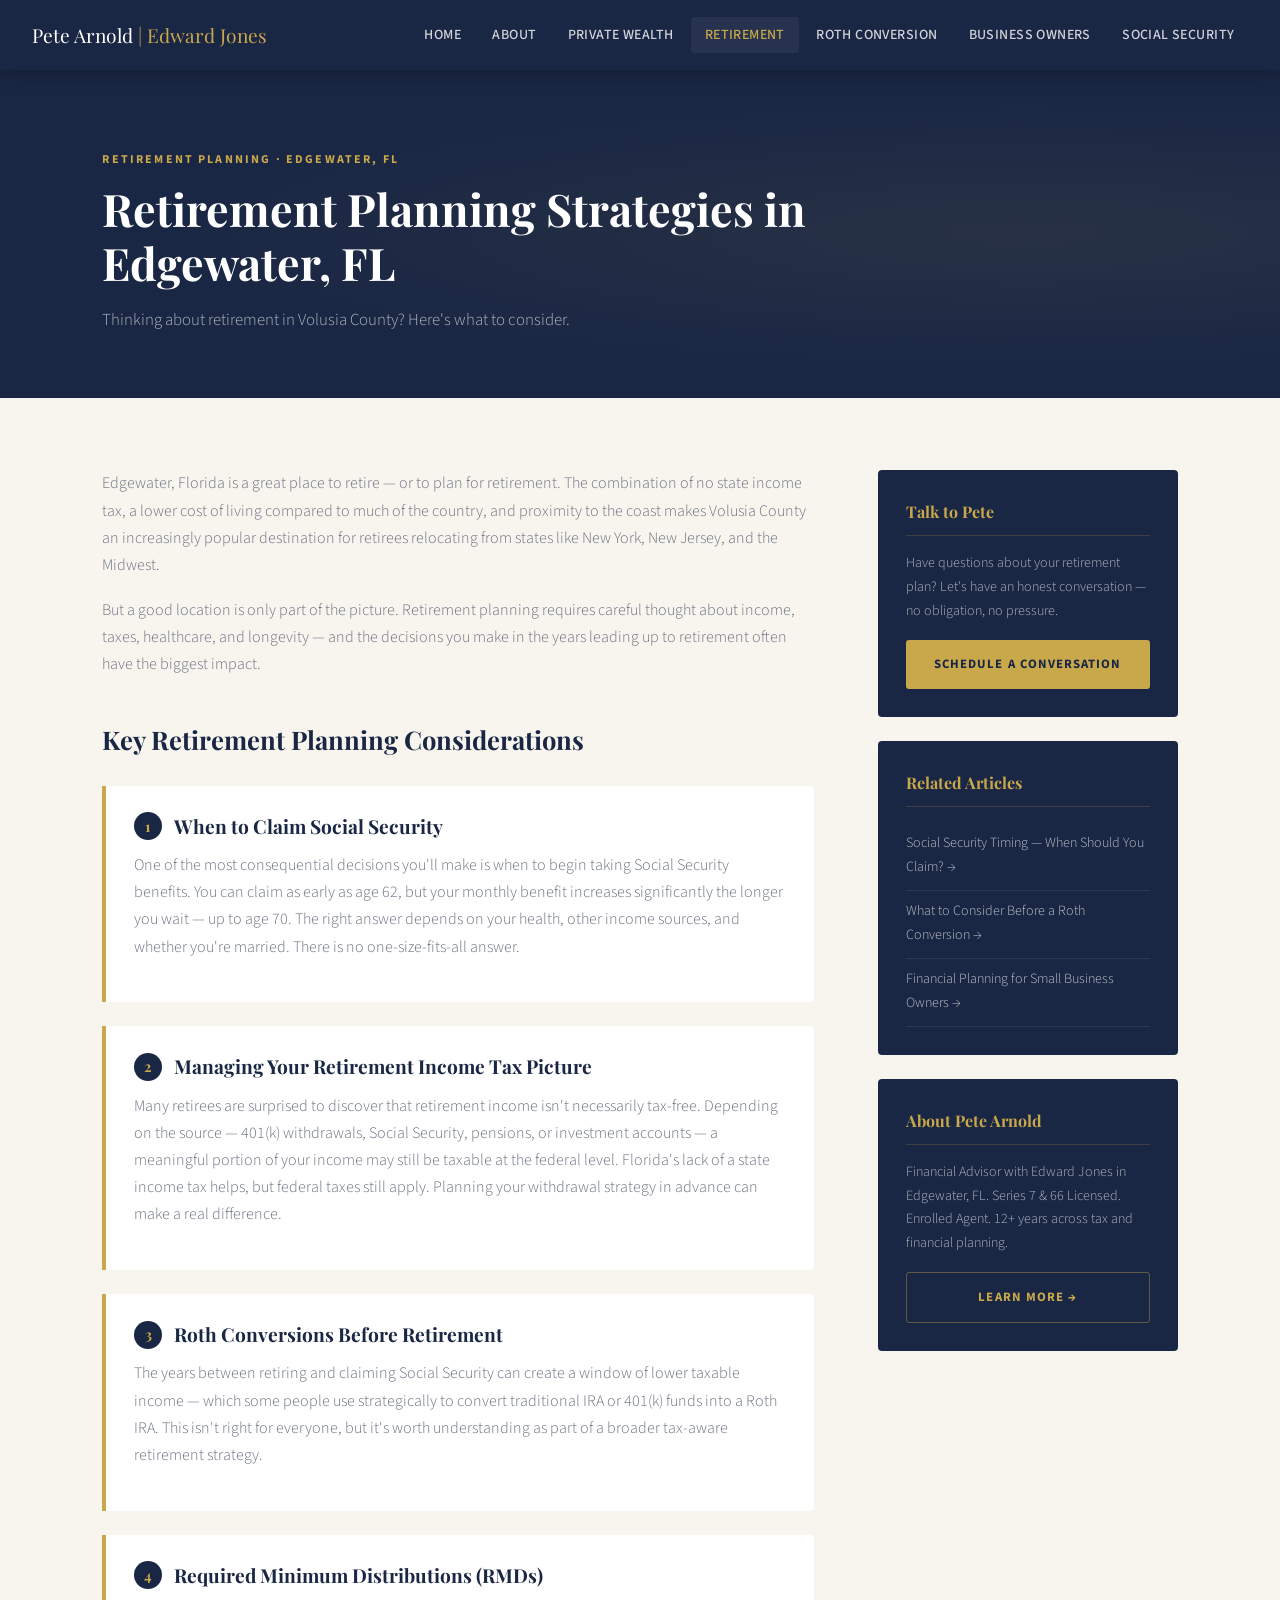
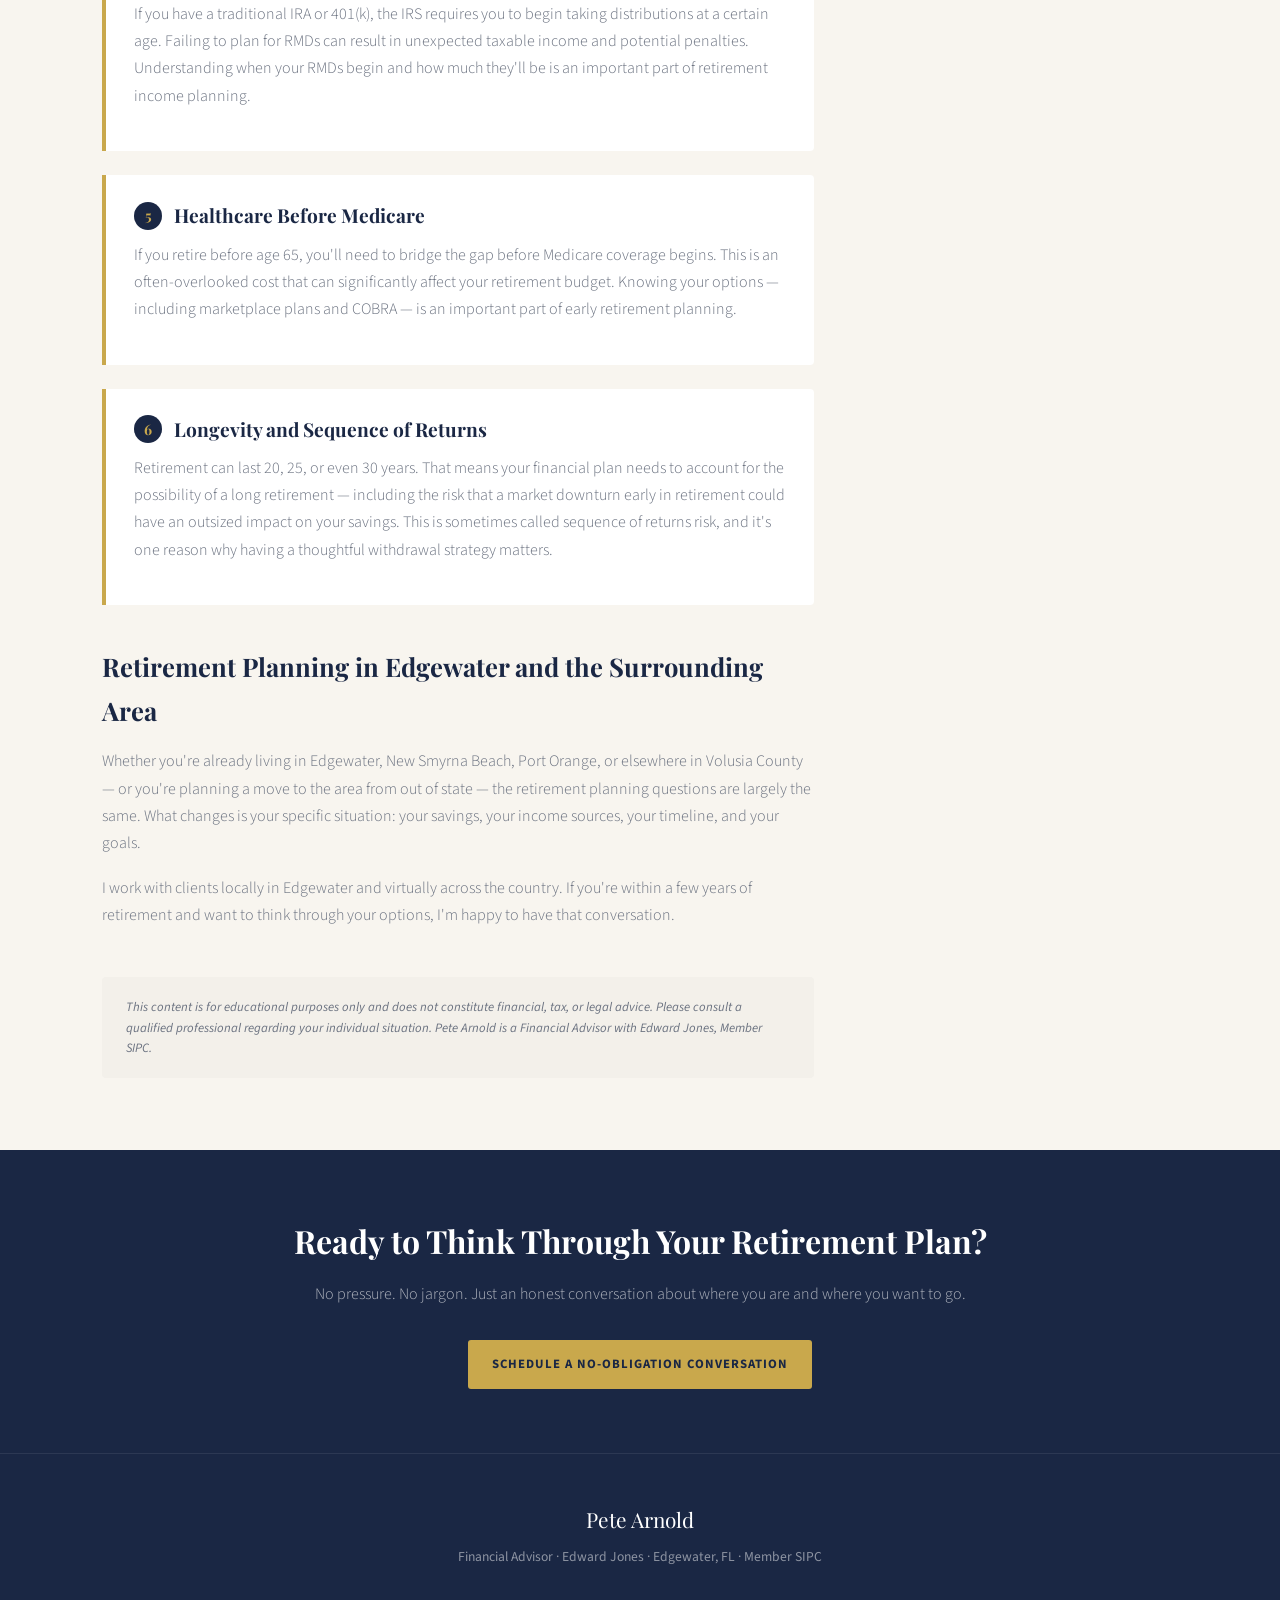
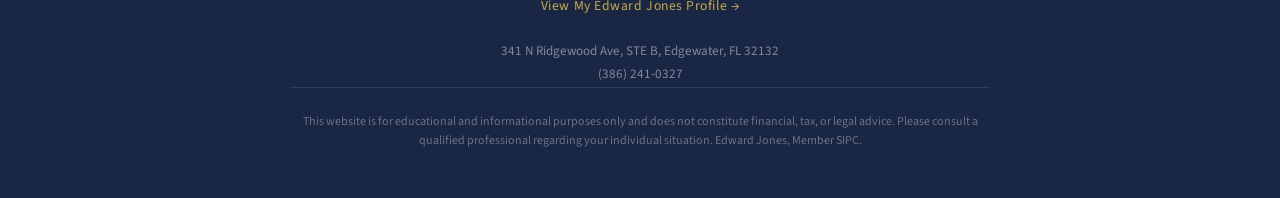
<file: retirement-planning.html>
<!DOCTYPE html>
<html lang="en">
<head>
  <meta charset="UTF-8" />
  <meta name="google-site-verification" content="SpsPmK2GmrQuLyys1v33eAWj1CJdyRufEYtnLx-wh9Y" />
  <meta name="viewport" content="width=device-width, initial-scale=1.0"/>
  <title>Retirement Planning for High-Net-Worth Individuals in Edgewater FL | Pete Arnold</title>
  <meta property="og:title" content="Retirement Planning for High-Net-Worth Individuals in Edgewater FL | Pete Arnold"/>
  <meta property="og:description" content="Comprehensive retirement planning strategies for high-net-worth individuals and families in Edgewater, Port Orange, New Smyrna Beach, and Volusia County FL. Social Security timing, RMDs, tax-efficient withdrawals, and wealth preservation."/>
  <meta property="og:type" content="website"/>
  <meta property="og:url" content="https://techallen33-ai.github.io/SEO/retirement-planning.html"/>
  <meta name="keywords" content="financial advisor Edgewater FL, high net worth financial advisor Florida, private wealth management Volusia County, wealth management Edgewater FL, retirement planning high net worth, financial advisor for wealthy families Florida, high net worth retirement planning, private wealth advisor Daytona Beach, financial advisor Port Orange FL, tax-aware wealth management Florida, enrolled agent financial advisor, small business wealth management Florida, Social Security planning high net worth, retirement income planning Florida"/>
  <link rel="canonical" href="https://techallen33-ai.github.io/SEO/retirement-planning.html"/>
  <meta name="description" content="Comprehensive retirement planning strategies for high-net-worth individuals and families in Edgewater, Port Orange, New Smyrna Beach, and Volusia County FL. Social Security timing, RMDs, tax-efficient withdrawals, and wealth preservation."/>
  <link rel="preconnect" href="https://fonts.googleapis.com">
  <link href="https://fonts.googleapis.com/css2?family=Playfair+Display:wght@400;600;700&family=Source+Sans+3:wght@300;400;500;600&display=swap" rel="stylesheet">
  <style>
    *, *::before, *::after { box-sizing: border-box; margin: 0; padding: 0; }
    :root {
      --navy: #1a2744; --gold: #c9a84c; --gold-light: #e2c57a;
      --cream: #f8f5ef; --white: #ffffff; --gray: #6b7280; --gray-light: #f3f0ea; --text: #2d2d2d;
      --serif: 'Playfair Display', Georgia, serif; --sans: 'Source Sans 3', sans-serif;
    }
    html { scroll-behavior: smooth; }
    body { font-family: var(--sans); color: var(--text); background: var(--cream); line-height: 1.7; }

    nav {
      background: var(--navy); padding: 0 2rem; position: sticky; top: 0; z-index: 100;
      display: flex; align-items: center; justify-content: space-between; height: 70px;
      box-shadow: 0 2px 20px rgba(0,0,0,0.3);
    }
    .nav-brand { color: var(--white); font-family: var(--serif); font-size: 1.2rem; text-decoration: none; }
    .nav-brand span { color: var(--gold); }
    .nav-links { display: flex; gap: 0.25rem; list-style: none; }
    .nav-links a { color: rgba(255,255,255,0.8); text-decoration: none; font-size: 0.875rem; font-weight: 500; padding: 0.5rem 0.85rem; border-radius: 4px; transition: all 0.2s; letter-spacing: 0.03em; text-transform: uppercase; }
    .nav-links a:hover, .nav-links a.active { color: var(--gold); background: rgba(255,255,255,0.05); }

    .page-hero { background: var(--navy); padding: 5rem 8vw 4rem; position: relative; overflow: hidden; }
    .page-hero::before { content: ''; position: absolute; inset: 0; background: radial-gradient(ellipse at 80% 50%, rgba(201,168,76,0.08) 0%, transparent 60%); }
    .page-hero-inner { position: relative; z-index: 1; max-width: 720px; }
    .page-eyebrow { font-size: 0.75rem; font-weight: 700; letter-spacing: 0.18em; text-transform: uppercase; color: var(--gold); margin-bottom: 0.75rem; }
    .page-hero h1 { font-family: var(--serif); font-size: clamp(1.8rem, 3.5vw, 2.8rem); color: var(--white); line-height: 1.2; }
    .page-hero .lead { color: rgba(255,255,255,0.65); font-weight: 300; font-size: 1.05rem; margin-top: 1rem; }

    .article-layout {
      display: grid;
      grid-template-columns: 1fr 300px;
      gap: 4rem;
      padding: 4.5rem 8vw;
      align-items: start;
    }

    .article-body h2 {
      font-family: var(--serif);
      font-size: 1.6rem;
      color: var(--navy);
      margin: 2.5rem 0 1rem;
    }

    .article-body h2:first-child { margin-top: 0; }

    .article-body h3 {
      font-family: var(--serif);
      font-size: 1.2rem;
      color: var(--navy);
      margin: 2rem 0 0.6rem;
    }

    .article-body p {
      color: var(--gray);
      font-size: 1rem;
      font-weight: 300;
      margin-bottom: 1.1rem;
    }

    .article-body strong { color: var(--navy); font-weight: 600; }

    .number-block {
      background: var(--white);
      border-left: 4px solid var(--gold);
      padding: 1.5rem 1.75rem;
      margin: 1.5rem 0;
      border-radius: 0 4px 4px 0;
    }

    .number-block h3 {
      margin-top: 0;
      display: flex;
      align-items: center;
      gap: 0.75rem;
    }

    .num-badge {
      background: var(--navy);
      color: var(--gold);
      font-family: var(--serif);
      font-size: 0.9rem;
      font-weight: 700;
      width: 28px;
      height: 28px;
      border-radius: 50%;
      display: flex;
      align-items: center;
      justify-content: center;
      flex-shrink: 0;
    }

    .sidebar { position: sticky; top: 90px; }

    .sidebar-box {
      background: var(--navy);
      padding: 1.75rem;
      border-radius: 4px;
      margin-bottom: 1.5rem;
    }

    .sidebar-box h3 {
      font-family: var(--serif);
      color: var(--gold);
      font-size: 1rem;
      margin-bottom: 1rem;
      padding-bottom: 0.6rem;
      border-bottom: 1px solid rgba(201,168,76,0.2);
    }

    .sidebar-box p { color: rgba(255,255,255,0.65); font-size: 0.88rem; font-weight: 300; margin-bottom: 1rem; }

    .btn {
      display: inline-block; background: var(--gold); color: var(--navy); font-family: var(--sans);
      font-weight: 700; font-size: 0.8rem; letter-spacing: 0.08em; text-transform: uppercase;
      text-decoration: none; padding: 0.85rem 1.5rem; border-radius: 3px; transition: all 0.25s; width: 100%; text-align: center;
    }
    .btn:hover { background: var(--gold-light); }

    .related-links { list-style: none; }
    .related-links li { border-bottom: 1px solid rgba(255,255,255,0.08); }
    .related-links a { display: block; color: rgba(255,255,255,0.7); text-decoration: none; font-size: 0.88rem; padding: 0.6rem 0; transition: color 0.2s; font-weight: 300; }
    .related-links a:hover { color: var(--gold); }

    .disclaimer {
      background: var(--gray-light);
      padding: 1.25rem 1.5rem;
      border-radius: 4px;
      margin-top: 3rem;
      font-size: 0.8rem;
      color: var(--gray);
      line-height: 1.6;
      font-style: italic;
    }

    .cta-band { background: var(--navy); padding: 4rem 8vw; text-align: center; }
    .cta-band h2 { font-family: var(--serif); font-size: 2rem; color: var(--white); margin-bottom: 0.75rem; }
    .cta-band p { color: rgba(255,255,255,0.65); font-weight: 300; margin-bottom: 2rem; }
    .cta-band .btn { width: auto; }

    footer { background: var(--navy); padding: 3rem 8vw; text-align: center; border-top: 1px solid rgba(255,255,255,0.08); }
    .footer-name { font-family: var(--serif); font-size: 1.3rem; color: var(--white); margin-bottom: 0.5rem; }
    .footer-sub { font-size: 0.85rem; color: rgba(255,255,255,0.5); margin-bottom: 1.5rem; }
    .footer-disc { font-size: 0.75rem; color: rgba(255,255,255,0.35); max-width: 700px; margin: 0 auto; line-height: 1.6; border-top: 1px solid rgba(255,255,255,0.1); padding-top: 1.5rem; }

    @media (max-width: 900px) {
      .article-layout { grid-template-columns: 1fr; gap: 2.5rem; padding: 3rem 1.5rem; }
      .sidebar { position: static; }
      nav { padding: 0 1rem; } .nav-links { display: none; }
      .page-hero { padding: 3.5rem 1.5rem; }
    }
  </style>
  <script type="application/ld+json">
  {
    "@context": "https://schema.org",
    "@type": "WebPage",
    "name": "Retirement Planning Strategies in Edgewater FL | Pete Arnold | Edward Jones",
    "description": "Key retirement planning considerations for people in Edgewater, Port Orange, New Smyrna Beach, and Volusia County FL. Social Security timing, RMDs, Roth conversions, and more.",
    "url": "https://techallen33-ai.github.io/SEO/retirement-planning.html",
    "author": {
      "@type": "Person",
      "name": "Pete Arnold",
      "jobTitle": "Financial Advisor",
      "worksFor": {
        "@type": "Organization",
        "name": "Edward Jones"
      }
    }
  }
  </script>
</head>
<body>

<nav>
  <a href="index.html" class="nav-brand">Pete Arnold <span>| Edward Jones</span></a>
  <ul class="nav-links">
    <li><a href="index.html">Home</a></li>
    <li><a href="about.html">About</a></li>
    <li><a href="generations.html">Private Wealth</a></li>
    <li><a href="retirement-planning.html" class="active">Retirement</a></li>
    <li><a href="roth-conversion.html">Roth Conversion</a></li>
    <li><a href="small-business.html">Business Owners</a></li>
    <li><a href="social-security.html">Social Security</a></li>
  </ul>
</nav>

<div class="page-hero">
  <div class="page-hero-inner">
    <p class="page-eyebrow">Retirement Planning · Edgewater, FL</p>
    <h1>Retirement Planning Strategies in Edgewater, FL</h1>
    <p class="lead">Thinking about retirement in Volusia County? Here's what to consider.</p>
  </div>
</div>

<div class="article-layout">
  <article class="article-body">
    <p>Edgewater, Florida is a great place to retire — or to plan for retirement. The combination of no state income tax, a lower cost of living compared to much of the country, and proximity to the coast makes Volusia County an increasingly popular destination for retirees relocating from states like New York, New Jersey, and the Midwest.</p>

    <p>But a good location is only part of the picture. Retirement planning requires careful thought about income, taxes, healthcare, and longevity — and the decisions you make in the years leading up to retirement often have the biggest impact.</p>

    <h2>Key Retirement Planning Considerations</h2>

    <div class="number-block">
      <h3><span class="num-badge">1</span> When to Claim Social Security</h3>
      <p>One of the most consequential decisions you'll make is when to begin taking Social Security benefits. You can claim as early as age 62, but your monthly benefit increases significantly the longer you wait — up to age 70. The right answer depends on your health, other income sources, and whether you're married. There is no one-size-fits-all answer.</p>
    </div>

    <div class="number-block">
      <h3><span class="num-badge">2</span> Managing Your Retirement Income Tax Picture</h3>
      <p>Many retirees are surprised to discover that retirement income isn't necessarily tax-free. Depending on the source — 401(k) withdrawals, Social Security, pensions, or investment accounts — a meaningful portion of your income may still be taxable at the federal level. Florida's lack of a state income tax helps, but federal taxes still apply. Planning your withdrawal strategy in advance can make a real difference.</p>
    </div>

    <div class="number-block">
      <h3><span class="num-badge">3</span> Roth Conversions Before Retirement</h3>
      <p>The years between retiring and claiming Social Security can create a window of lower taxable income — which some people use strategically to convert traditional IRA or 401(k) funds into a Roth IRA. This isn't right for everyone, but it's worth understanding as part of a broader tax-aware retirement strategy.</p>
    </div>

    <div class="number-block">
      <h3><span class="num-badge">4</span> Required Minimum Distributions (RMDs)</h3>
      <p>If you have a traditional IRA or 401(k), the IRS requires you to begin taking distributions at a certain age. Failing to plan for RMDs can result in unexpected taxable income and potential penalties. Understanding when your RMDs begin and how much they'll be is an important part of retirement income planning.</p>
    </div>

    <div class="number-block">
      <h3><span class="num-badge">5</span> Healthcare Before Medicare</h3>
      <p>If you retire before age 65, you'll need to bridge the gap before Medicare coverage begins. This is an often-overlooked cost that can significantly affect your retirement budget. Knowing your options — including marketplace plans and COBRA — is an important part of early retirement planning.</p>
    </div>

    <div class="number-block">
      <h3><span class="num-badge">6</span> Longevity and Sequence of Returns</h3>
      <p>Retirement can last 20, 25, or even 30 years. That means your financial plan needs to account for the possibility of a long retirement — including the risk that a market downturn early in retirement could have an outsized impact on your savings. This is sometimes called sequence of returns risk, and it's one reason why having a thoughtful withdrawal strategy matters.</p>
    </div>

    <h2>Retirement Planning in Edgewater and the Surrounding Area</h2>

    <p>Whether you're already living in Edgewater, New Smyrna Beach, Port Orange, or elsewhere in Volusia County — or you're planning a move to the area from out of state — the retirement planning questions are largely the same. What changes is your specific situation: your savings, your income sources, your timeline, and your goals.</p>

    <p>I work with clients locally in Edgewater and virtually across the country. If you're within a few years of retirement and want to think through your options, I'm happy to have that conversation.</p>

    <div class="disclaimer">
      This content is for educational purposes only and does not constitute financial, tax, or legal advice. Please consult a qualified professional regarding your individual situation. Pete Arnold is a Financial Advisor with Edward Jones, Member SIPC.
    </div>
  </article>

  <aside class="sidebar">
    <div class="sidebar-box">
      <h3>Talk to Pete</h3>
      <p>Have questions about your retirement plan? Let's have an honest conversation — no obligation, no pressure.</p>
      <a href="mailto:peter.arnold2@edwardjones.com" class="btn">Schedule a Conversation</a>
    </div>

    <div class="sidebar-box">
      <h3>Related Articles</h3>
      <ul class="related-links">
        <li><a href="social-security.html">Social Security Timing — When Should You Claim? →</a></li>
        <li><a href="roth-conversion.html">What to Consider Before a Roth Conversion →</a></li>
        <li><a href="small-business.html">Financial Planning for Small Business Owners →</a></li>
      </ul>
    </div>

    <div class="sidebar-box">
      <h3>About Pete Arnold</h3>
      <p>Financial Advisor with Edward Jones in Edgewater, FL. Series 7 &amp; 66 Licensed. Enrolled Agent. 12+ years across tax and financial planning.</p>
      <a href="about.html" class="btn" style="background:transparent;border:1px solid rgba(201,168,76,0.4);color:var(--gold);">Learn More →</a>
    </div>
  </aside>
</div>

<div class="cta-band">
  <h2>Ready to Think Through Your Retirement Plan?</h2>
  <p>No pressure. No jargon. Just an honest conversation about where you are and where you want to go.</p>
  <a href="mailto:peter.arnold2@edwardjones.com" class="btn">Schedule a No-Obligation Conversation</a>
</div>

<footer>
  <p class="footer-name">Pete Arnold</p>
  <p class="footer-sub">Financial Advisor · Edward Jones · Edgewater, FL · Member SIPC</p>
  <p style="margin-bottom:1.25rem;"><a href="https://www.edwardjones.com/peter-arnold2" target="_blank" rel="noopener" style="color:var(--gold);font-size:0.85rem;text-decoration:none;letter-spacing:0.04em;">View My Edward Jones Profile →</a></p>
  
  <div class="nap" style="margin-top:0.75rem;font-size:0.82rem;color:rgba(255,255,255,0.45);line-height:1.8;">
    <span>341 N Ridgewood Ave, STE B, Edgewater, FL 32132</span><br>
    <a href="tel:+13862410327" style="color:rgba(255,255,255,0.45);text-decoration:none;">(386) 241-0327</a>
  </div>
  <p class="footer-disc">This website is for educational and informational purposes only and does not constitute financial, tax, or legal advice. Please consult a qualified professional regarding your individual situation. Edward Jones, Member SIPC.</p>
</footer>

</body>
</html>
</file>
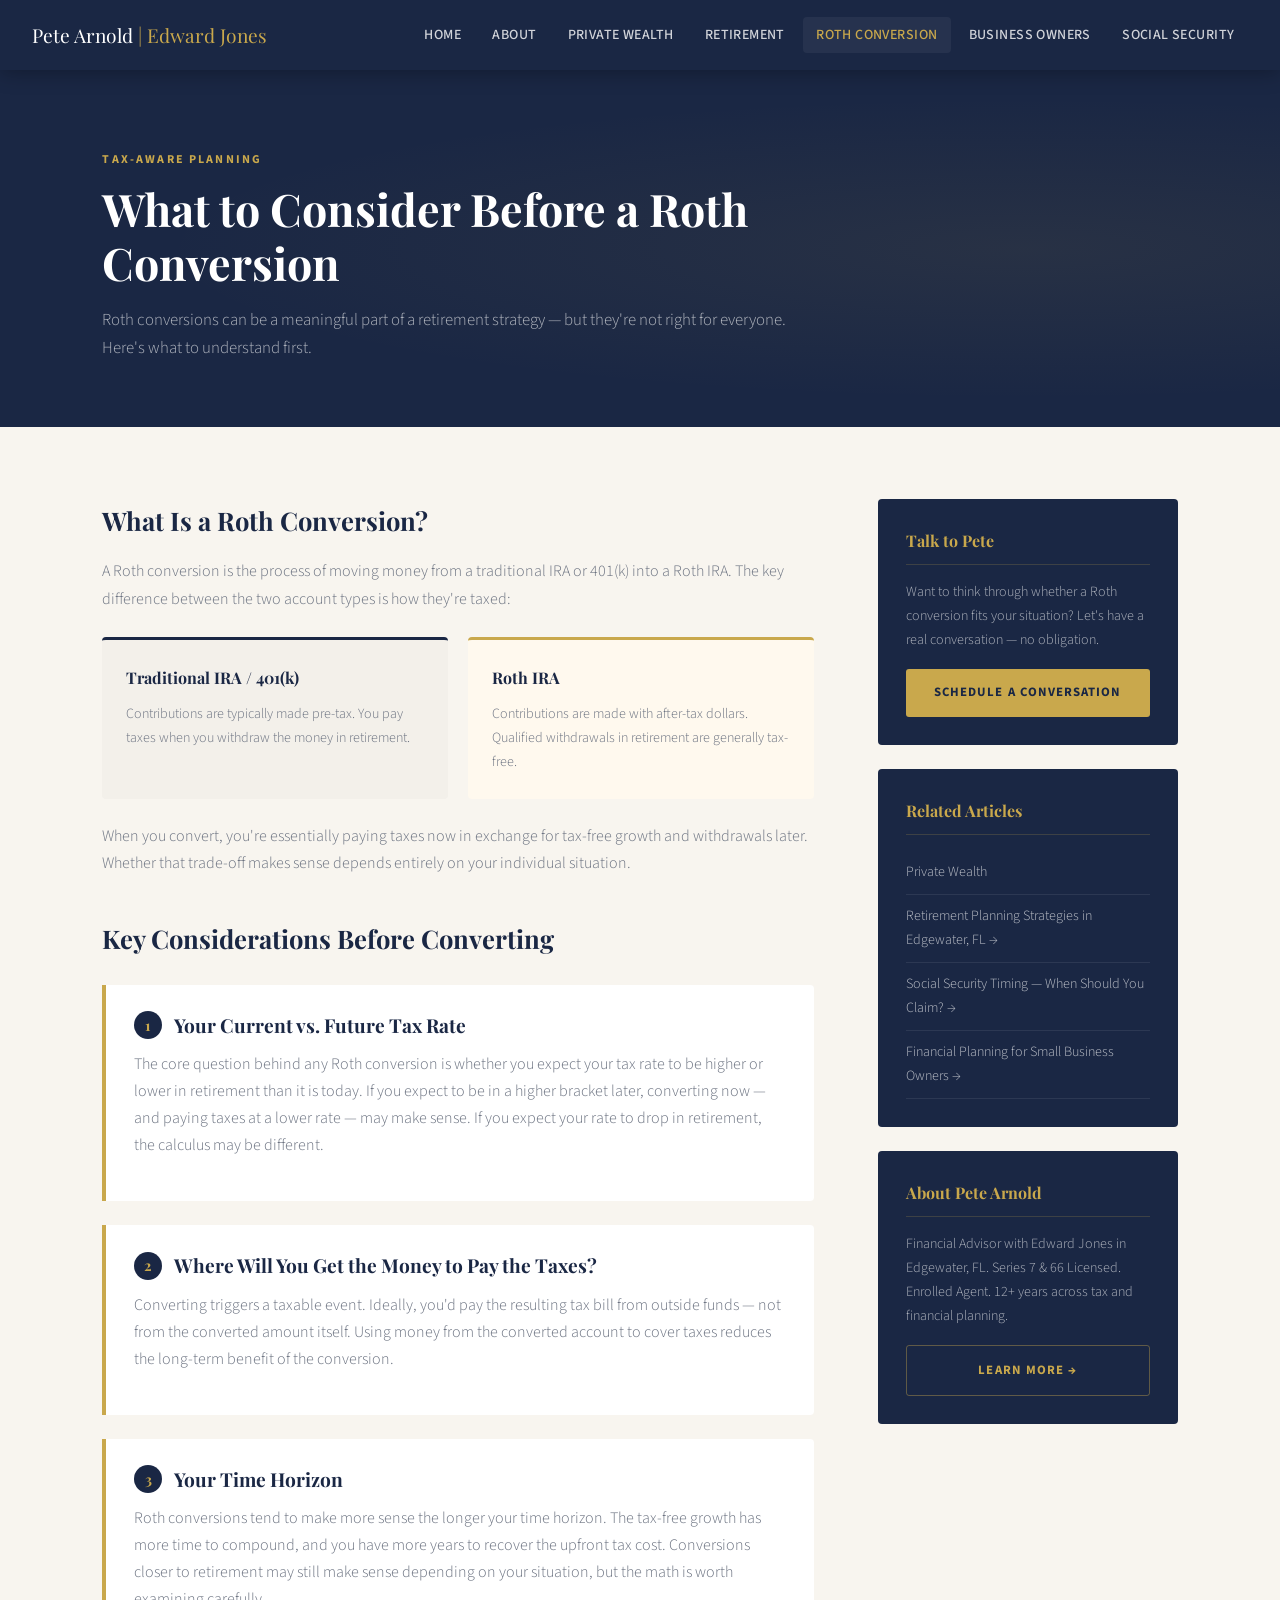
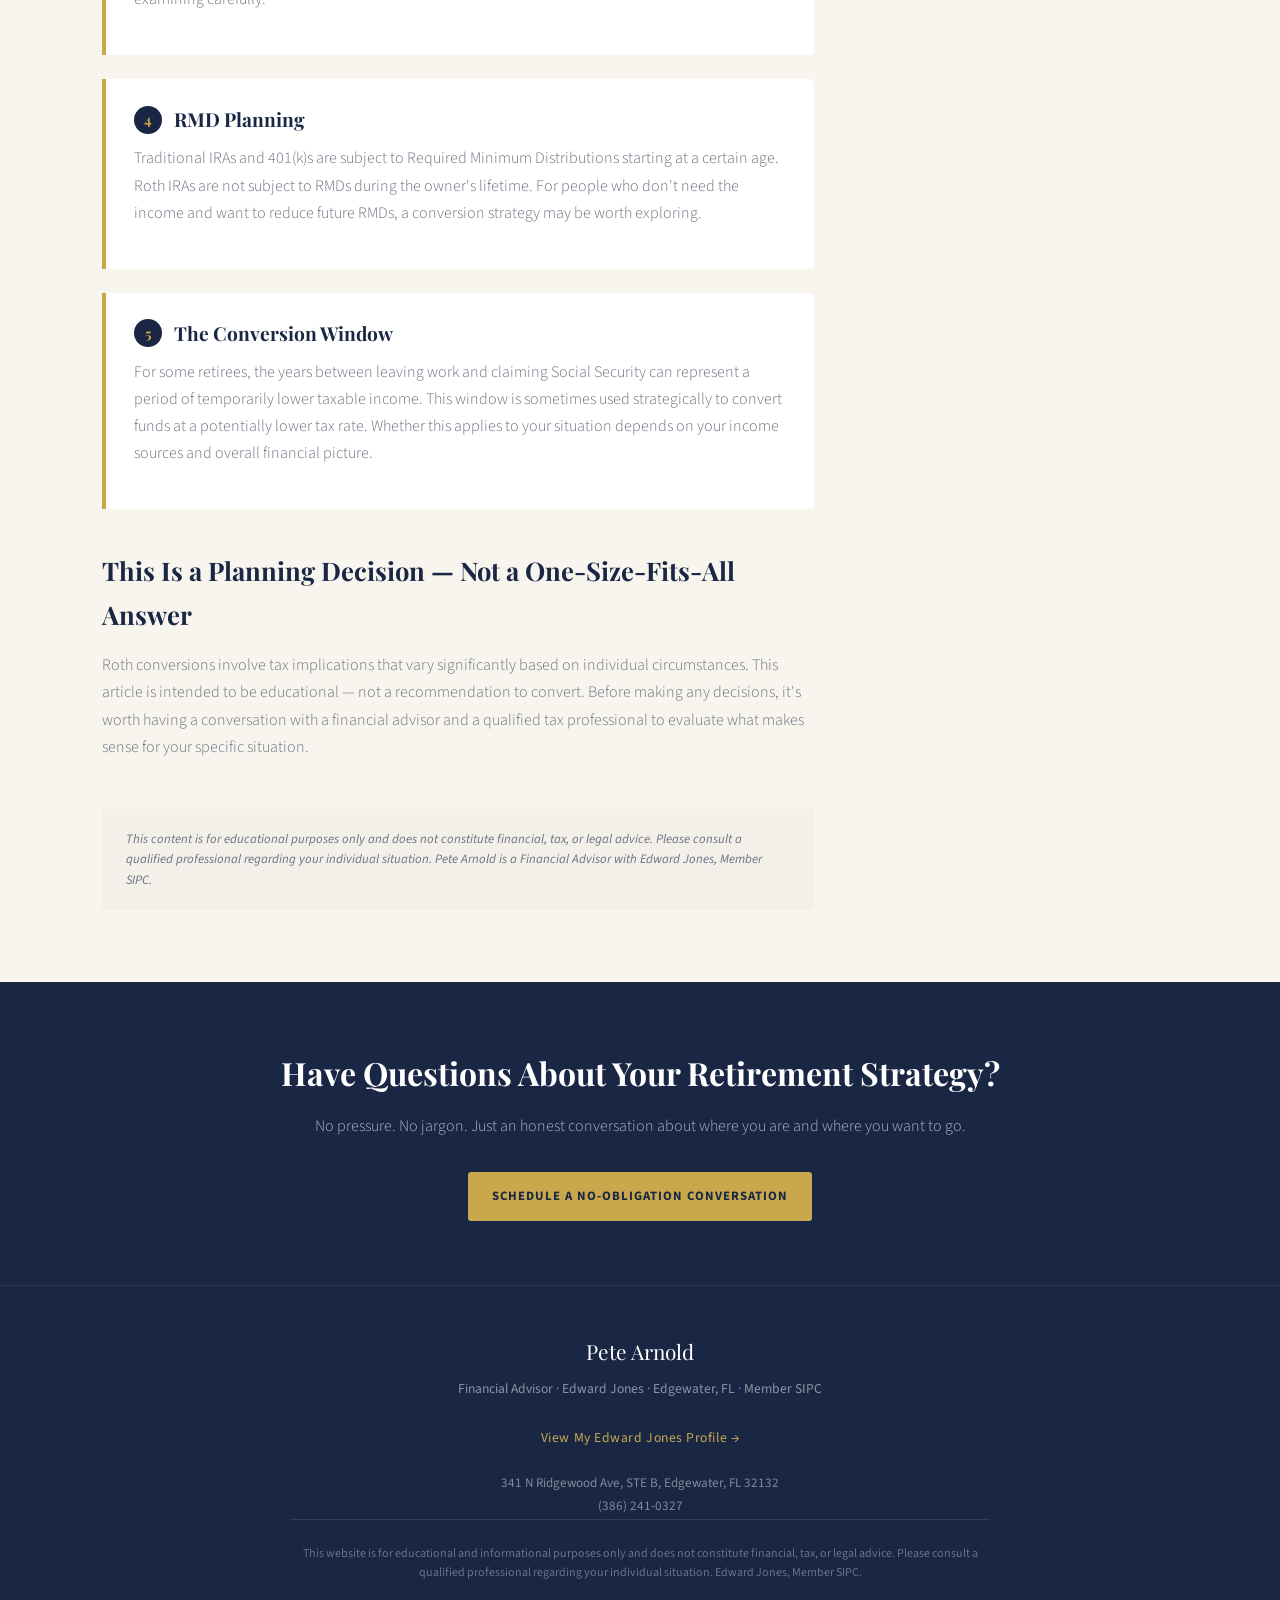
<file: roth-conversion.html>
<!DOCTYPE html>
<html lang="en">
<head>
  <meta charset="UTF-8" />
  <meta name="google-site-verification" content="SpsPmK2GmrQuLyys1v33eAWj1CJdyRufEYtnLx-wh9Y" />
  <meta name="viewport" content="width=device-width, initial-scale=1.0"/>
  <title>Roth Conversion Strategies for High-Net-Worth Individuals | Pete Arnold | Edgewater FL</title>
  <meta property="og:title" content="Roth Conversion Strategies for High-Net-Worth Individuals | Pete Arnold | Edgewater FL"/>
  <meta property="og:description" content="Understanding Roth conversions as part of a comprehensive wealth management strategy. Educational guide from Pete Arnold, Financial Advisor specializing in tax-aware planning for high-net-worth clients in Edgewater, FL."/>
  <meta property="og:type" content="website"/>
  <meta property="og:url" content="https://techallen33-ai.github.io/SEO/roth-conversion.html"/>
  <meta name="keywords" content="financial advisor Edgewater FL, high net worth financial advisor Florida, private wealth management Volusia County, wealth management Edgewater FL, retirement planning high net worth, financial advisor for wealthy families Florida, high net worth retirement planning, private wealth advisor Daytona Beach, financial advisor Port Orange FL, tax-aware wealth management Florida, enrolled agent financial advisor, small business wealth management Florida, Social Security planning high net worth, retirement income planning Florida"/>
  <link rel="canonical" href="https://techallen33-ai.github.io/SEO/roth-conversion.html"/>
  <meta name="description" content="Understanding Roth conversions as part of a comprehensive wealth management strategy. Educational guide from Pete Arnold, Financial Advisor specializing in tax-aware planning for high-net-worth clients in Edgewater, FL."/>
  <link rel="preconnect" href="https://fonts.googleapis.com">
  <link href="https://fonts.googleapis.com/css2?family=Playfair+Display:wght@400;600;700&family=Source+Sans+3:wght@300;400;500;600&display=swap" rel="stylesheet">
  <style>
    *, *::before, *::after { box-sizing: border-box; margin: 0; padding: 0; }
    :root {
      --navy: #1a2744; --gold: #c9a84c; --gold-light: #e2c57a;
      --cream: #f8f5ef; --white: #ffffff; --gray: #6b7280; --gray-light: #f3f0ea; --text: #2d2d2d;
      --serif: 'Playfair Display', Georgia, serif; --sans: 'Source Sans 3', sans-serif;
    }
    html { scroll-behavior: smooth; }
    body { font-family: var(--sans); color: var(--text); background: var(--cream); line-height: 1.7; }
    nav { background: var(--navy); padding: 0 2rem; position: sticky; top: 0; z-index: 100; display: flex; align-items: center; justify-content: space-between; height: 70px; box-shadow: 0 2px 20px rgba(0,0,0,0.3); }
    .nav-brand { color: var(--white); font-family: var(--serif); font-size: 1.2rem; text-decoration: none; }
    .nav-brand span { color: var(--gold); }
    .nav-links { display: flex; gap: 0.25rem; list-style: none; }
    .nav-links a { color: rgba(255,255,255,0.8); text-decoration: none; font-size: 0.875rem; font-weight: 500; padding: 0.5rem 0.85rem; border-radius: 4px; transition: all 0.2s; letter-spacing: 0.03em; text-transform: uppercase; }
    .nav-links a:hover, .nav-links a.active { color: var(--gold); background: rgba(255,255,255,0.05); }
    .page-hero { background: var(--navy); padding: 5rem 8vw 4rem; position: relative; overflow: hidden; }
    .page-hero::before { content: ''; position: absolute; inset: 0; background: radial-gradient(ellipse at 80% 50%, rgba(201,168,76,0.08) 0%, transparent 60%); }
    .page-hero-inner { position: relative; z-index: 1; max-width: 720px; }
    .page-eyebrow { font-size: 0.75rem; font-weight: 700; letter-spacing: 0.18em; text-transform: uppercase; color: var(--gold); margin-bottom: 0.75rem; }
    .page-hero h1 { font-family: var(--serif); font-size: clamp(1.8rem, 3.5vw, 2.8rem); color: var(--white); line-height: 1.2; }
    .page-hero .lead { color: rgba(255,255,255,0.65); font-weight: 300; font-size: 1.05rem; margin-top: 1rem; }
    .article-layout { display: grid; grid-template-columns: 1fr 300px; gap: 4rem; padding: 4.5rem 8vw; align-items: start; }
    .article-body h2 { font-family: var(--serif); font-size: 1.6rem; color: var(--navy); margin: 2.5rem 0 1rem; }
    .article-body h2:first-child { margin-top: 0; }
    .article-body h3 { font-family: var(--serif); font-size: 1.2rem; color: var(--navy); margin: 2rem 0 0.6rem; }
    .article-body p { color: var(--gray); font-size: 1rem; font-weight: 300; margin-bottom: 1.1rem; }
    .article-body strong { color: var(--navy); font-weight: 600; }
    .compare-grid { display: grid; grid-template-columns: 1fr 1fr; gap: 1.25rem; margin: 1.5rem 0; }
    .compare-box { padding: 1.5rem; border-radius: 4px; }
    .compare-box.traditional { background: var(--gray-light); border-top: 3px solid var(--navy); }
    .compare-box.roth { background: #fff9ee; border-top: 3px solid var(--gold); }
    .compare-box h4 { font-family: var(--serif); font-size: 1rem; color: var(--navy); margin-bottom: 0.75rem; }
    .compare-box p { font-size: 0.88rem; color: var(--gray); margin-bottom: 0; }
    .number-block { background: var(--white); border-left: 4px solid var(--gold); padding: 1.5rem 1.75rem; margin: 1.5rem 0; border-radius: 0 4px 4px 0; }
    .number-block h3 { margin-top: 0; display: flex; align-items: center; gap: 0.75rem; }
    .num-badge { background: var(--navy); color: var(--gold); font-family: var(--serif); font-size: 0.9rem; font-weight: 700; width: 28px; height: 28px; border-radius: 50%; display: flex; align-items: center; justify-content: center; flex-shrink: 0; }
    .sidebar { position: sticky; top: 90px; }
    .sidebar-box { background: var(--navy); padding: 1.75rem; border-radius: 4px; margin-bottom: 1.5rem; }
    .sidebar-box h3 { font-family: var(--serif); color: var(--gold); font-size: 1rem; margin-bottom: 1rem; padding-bottom: 0.6rem; border-bottom: 1px solid rgba(201,168,76,0.2); }
    .sidebar-box p { color: rgba(255,255,255,0.65); font-size: 0.88rem; font-weight: 300; margin-bottom: 1rem; }
    .btn { display: inline-block; background: var(--gold); color: var(--navy); font-family: var(--sans); font-weight: 700; font-size: 0.8rem; letter-spacing: 0.08em; text-transform: uppercase; text-decoration: none; padding: 0.85rem 1.5rem; border-radius: 3px; transition: all 0.25s; width: 100%; text-align: center; }
    .btn:hover { background: var(--gold-light); }
    .related-links { list-style: none; }
    .related-links li { border-bottom: 1px solid rgba(255,255,255,0.08); }
    .related-links a { display: block; color: rgba(255,255,255,0.7); text-decoration: none; font-size: 0.88rem; padding: 0.6rem 0; transition: color 0.2s; font-weight: 300; }
    .related-links a:hover { color: var(--gold); }
    .disclaimer { background: var(--gray-light); padding: 1.25rem 1.5rem; border-radius: 4px; margin-top: 3rem; font-size: 0.8rem; color: var(--gray); line-height: 1.6; font-style: italic; }
    .cta-band { background: var(--navy); padding: 4rem 8vw; text-align: center; }
    .cta-band h2 { font-family: var(--serif); font-size: 2rem; color: var(--white); margin-bottom: 0.75rem; }
    .cta-band p { color: rgba(255,255,255,0.65); font-weight: 300; margin-bottom: 2rem; }
    .cta-band .btn { width: auto; }
    footer { background: var(--navy); padding: 3rem 8vw; text-align: center; border-top: 1px solid rgba(255,255,255,0.08); }
    .footer-name { font-family: var(--serif); font-size: 1.3rem; color: var(--white); margin-bottom: 0.5rem; }
    .footer-sub { font-size: 0.85rem; color: rgba(255,255,255,0.5); margin-bottom: 1.5rem; }
    .footer-disc { font-size: 0.75rem; color: rgba(255,255,255,0.35); max-width: 700px; margin: 0 auto; line-height: 1.6; border-top: 1px solid rgba(255,255,255,0.1); padding-top: 1.5rem; }
    @media (max-width: 900px) { .article-layout { grid-template-columns: 1fr; gap: 2.5rem; padding: 3rem 1.5rem; } .sidebar { position: static; } nav { padding: 0 1rem; } .nav-links { display: none; } .page-hero { padding: 3.5rem 1.5rem; } .compare-grid { grid-template-columns: 1fr; } }
  </style>
  <script type="application/ld+json">
  {
    "@context": "https://schema.org",
    "@type": "WebPage",
    "name": "What to Consider Before a Roth Conversion | Pete Arnold | Edward Jones Edgewater FL",
    "description": "Understanding Roth conversions — what they are, when they may make sense, and key factors to consider. Educational guide from Pete Arnold, Financial Advisor in Edgewater, FL.",
    "url": "https://techallen33-ai.github.io/SEO/roth-conversion.html",
    "author": {
      "@type": "Person",
      "name": "Pete Arnold",
      "jobTitle": "Financial Advisor",
      "worksFor": {
        "@type": "Organization",
        "name": "Edward Jones"
      }
    }
  }
  </script>
</head>
<body>
<nav>
  <a href="index.html" class="nav-brand">Pete Arnold <span>| Edward Jones</span></a>
  <ul class="nav-links">
    <li><a href="index.html">Home</a></li>
    <li><a href="about.html">About</a></li>
    <li><a href="generations.html">Private Wealth</a></li>
    <li><a href="retirement-planning.html">Retirement</a></li>
    <li><a href="roth-conversion.html" class="active">Roth Conversion</a></li>
    <li><a href="small-business.html">Business Owners</a></li>
    <li><a href="social-security.html">Social Security</a></li>
  </ul>
</nav>

<div class="page-hero">
  <div class="page-hero-inner">
    <p class="page-eyebrow">Tax-Aware Planning</p>
    <h1>What to Consider Before a Roth Conversion</h1>
    <p class="lead">Roth conversions can be a meaningful part of a retirement strategy — but they're not right for everyone. Here's what to understand first.</p>
  </div>
</div>

<div class="article-layout">
  <article class="article-body">

    <h2>What Is a Roth Conversion?</h2>
    <p>A Roth conversion is the process of moving money from a traditional IRA or 401(k) into a Roth IRA. The key difference between the two account types is how they're taxed:</p>

    <div class="compare-grid">
      <div class="compare-box traditional">
        <h4>Traditional IRA / 401(k)</h4>
        <p>Contributions are typically made pre-tax. You pay taxes when you withdraw the money in retirement.</p>
      </div>
      <div class="compare-box roth">
        <h4>Roth IRA</h4>
        <p>Contributions are made with after-tax dollars. Qualified withdrawals in retirement are generally tax-free.</p>
      </div>
    </div>

    <p>When you convert, you're essentially paying taxes now in exchange for tax-free growth and withdrawals later. Whether that trade-off makes sense depends entirely on your individual situation.</p>

    <h2>Key Considerations Before Converting</h2>

    <div class="number-block">
      <h3><span class="num-badge">1</span> Your Current vs. Future Tax Rate</h3>
      <p>The core question behind any Roth conversion is whether you expect your tax rate to be higher or lower in retirement than it is today. If you expect to be in a higher bracket later, converting now — and paying taxes at a lower rate — may make sense. If you expect your rate to drop in retirement, the calculus may be different.</p>
    </div>

    <div class="number-block">
      <h3><span class="num-badge">2</span> Where Will You Get the Money to Pay the Taxes?</h3>
      <p>Converting triggers a taxable event. Ideally, you'd pay the resulting tax bill from outside funds — not from the converted amount itself. Using money from the converted account to cover taxes reduces the long-term benefit of the conversion.</p>
    </div>

    <div class="number-block">
      <h3><span class="num-badge">3</span> Your Time Horizon</h3>
      <p>Roth conversions tend to make more sense the longer your time horizon. The tax-free growth has more time to compound, and you have more years to recover the upfront tax cost. Conversions closer to retirement may still make sense depending on your situation, but the math is worth examining carefully.</p>
    </div>

    <div class="number-block">
      <h3><span class="num-badge">4</span> RMD Planning</h3>
      <p>Traditional IRAs and 401(k)s are subject to Required Minimum Distributions starting at a certain age. Roth IRAs are not subject to RMDs during the owner's lifetime. For people who don't need the income and want to reduce future RMDs, a conversion strategy may be worth exploring.</p>
    </div>

    <div class="number-block">
      <h3><span class="num-badge">5</span> The Conversion Window</h3>
      <p>For some retirees, the years between leaving work and claiming Social Security can represent a period of temporarily lower taxable income. This window is sometimes used strategically to convert funds at a potentially lower tax rate. Whether this applies to your situation depends on your income sources and overall financial picture.</p>
    </div>

    <h2>This Is a Planning Decision — Not a One-Size-Fits-All Answer</h2>
    <p>Roth conversions involve tax implications that vary significantly based on individual circumstances. This article is intended to be educational — not a recommendation to convert. Before making any decisions, it's worth having a conversation with a financial advisor and a qualified tax professional to evaluate what makes sense for your specific situation.</p>

    <div class="disclaimer">
      This content is for educational purposes only and does not constitute financial, tax, or legal advice. Please consult a qualified professional regarding your individual situation. Pete Arnold is a Financial Advisor with Edward Jones, Member SIPC.
    </div>
  </article>

  <aside class="sidebar">
    <div class="sidebar-box">
      <h3>Talk to Pete</h3>
      <p>Want to think through whether a Roth conversion fits your situation? Let's have a real conversation — no obligation.</p>
      <a href="mailto:peter.arnold2@edwardjones.com" class="btn">Schedule a Conversation</a>
    </div>
    <div class="sidebar-box">
      <h3>Related Articles</h3>
      <ul class="related-links">
        <li><a href="generations.html">Private Wealth</a></li>
    <li><a href="retirement-planning.html">Retirement Planning Strategies in Edgewater, FL →</a></li>
        <li><a href="social-security.html">Social Security Timing — When Should You Claim? →</a></li>
        <li><a href="small-business.html">Financial Planning for Small Business Owners →</a></li>
      </ul>
    </div>
    <div class="sidebar-box">
      <h3>About Pete Arnold</h3>
      <p>Financial Advisor with Edward Jones in Edgewater, FL. Series 7 &amp; 66 Licensed. Enrolled Agent. 12+ years across tax and financial planning.</p>
      <a href="about.html" class="btn" style="background:transparent;border:1px solid rgba(201,168,76,0.4);color:var(--gold);">Learn More →</a>
    </div>
  </aside>
</div>

<div class="cta-band">
  <h2>Have Questions About Your Retirement Strategy?</h2>
  <p>No pressure. No jargon. Just an honest conversation about where you are and where you want to go.</p>
  <a href="mailto:peter.arnold2@edwardjones.com" class="btn">Schedule a No-Obligation Conversation</a>
</div>

<footer>
  <p class="footer-name">Pete Arnold</p>
  <p class="footer-sub">Financial Advisor · Edward Jones · Edgewater, FL · Member SIPC</p>
  <p style="margin-bottom:1.25rem;"><a href="https://www.edwardjones.com/peter-arnold2" target="_blank" rel="noopener" style="color:var(--gold);font-size:0.85rem;text-decoration:none;letter-spacing:0.04em;">View My Edward Jones Profile →</a></p>
  
  <div class="nap" style="margin-top:0.75rem;font-size:0.82rem;color:rgba(255,255,255,0.45);line-height:1.8;">
    <span>341 N Ridgewood Ave, STE B, Edgewater, FL 32132</span><br>
    <a href="tel:+13862410327" style="color:rgba(255,255,255,0.45);text-decoration:none;">(386) 241-0327</a>
  </div>
  <p class="footer-disc">This website is for educational and informational purposes only and does not constitute financial, tax, or legal advice. Please consult a qualified professional regarding your individual situation. Edward Jones, Member SIPC.</p>
</footer>
</body>
</html>
</file>
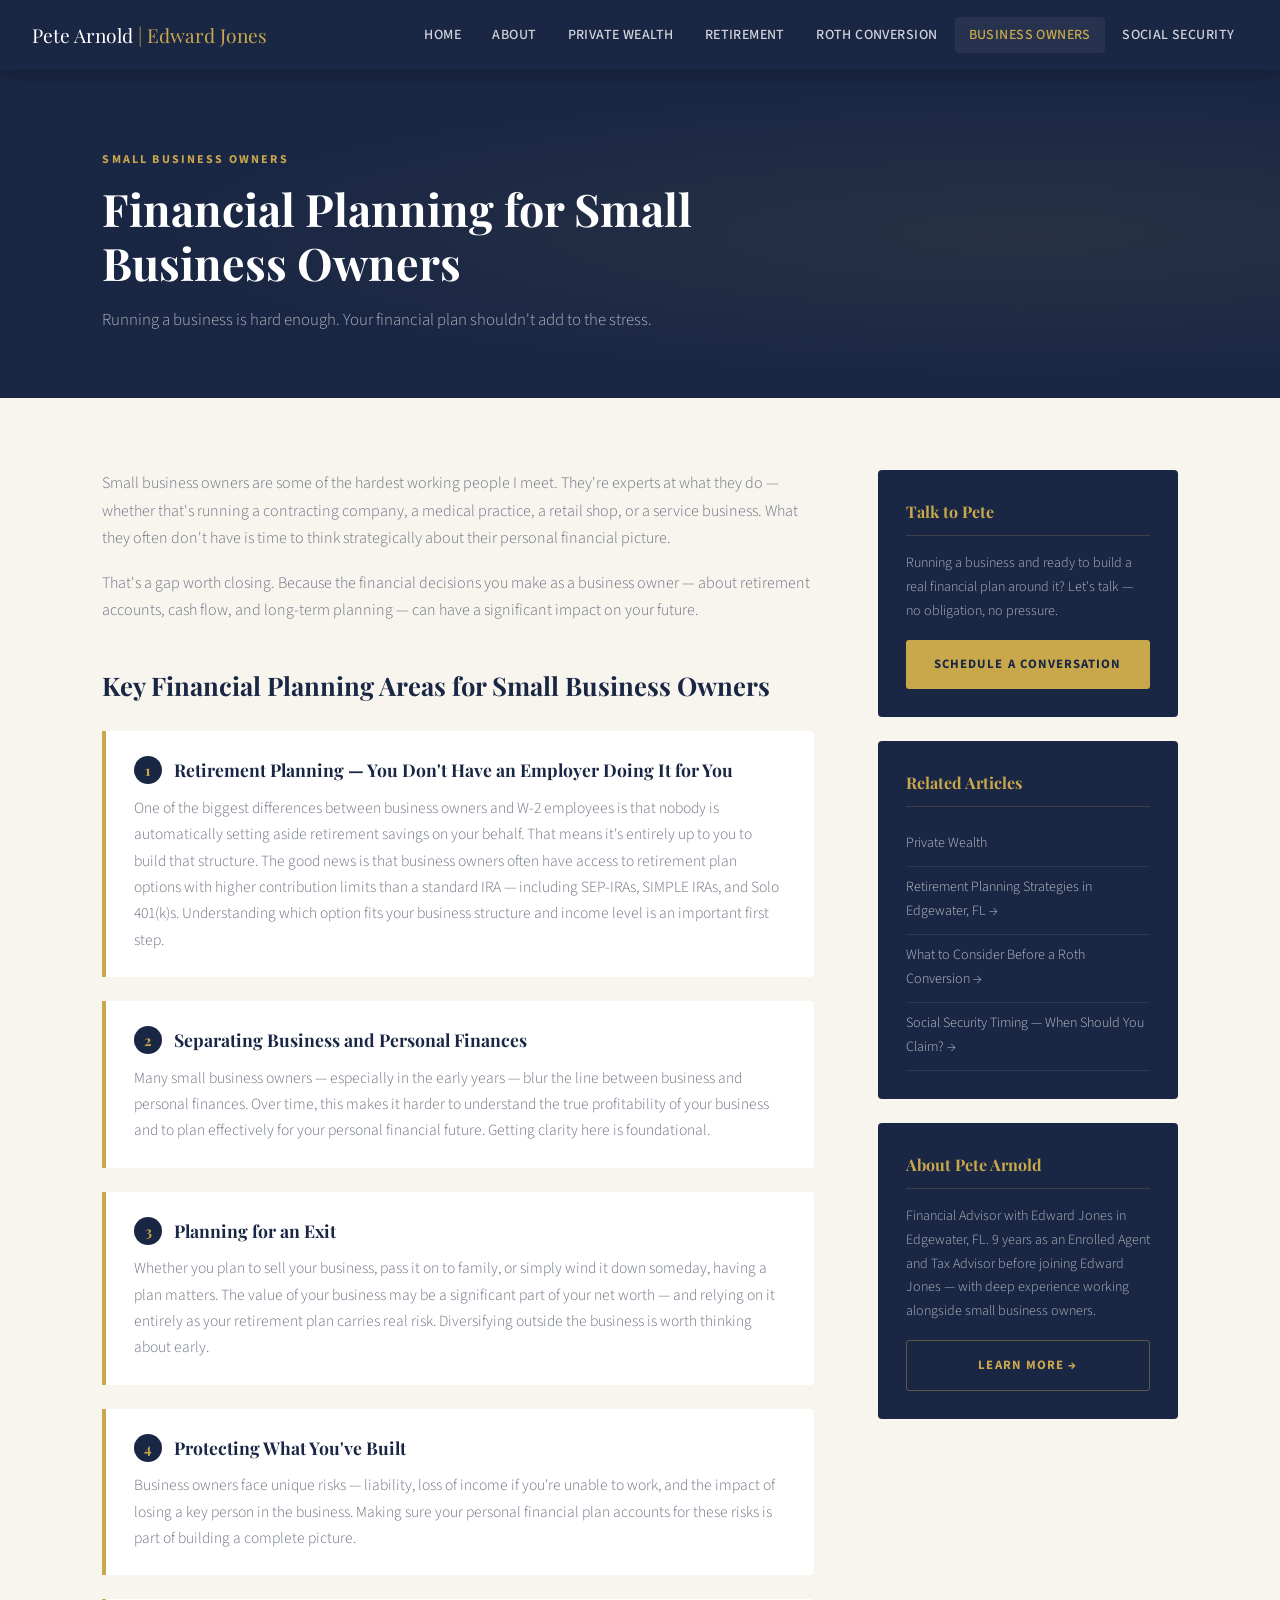
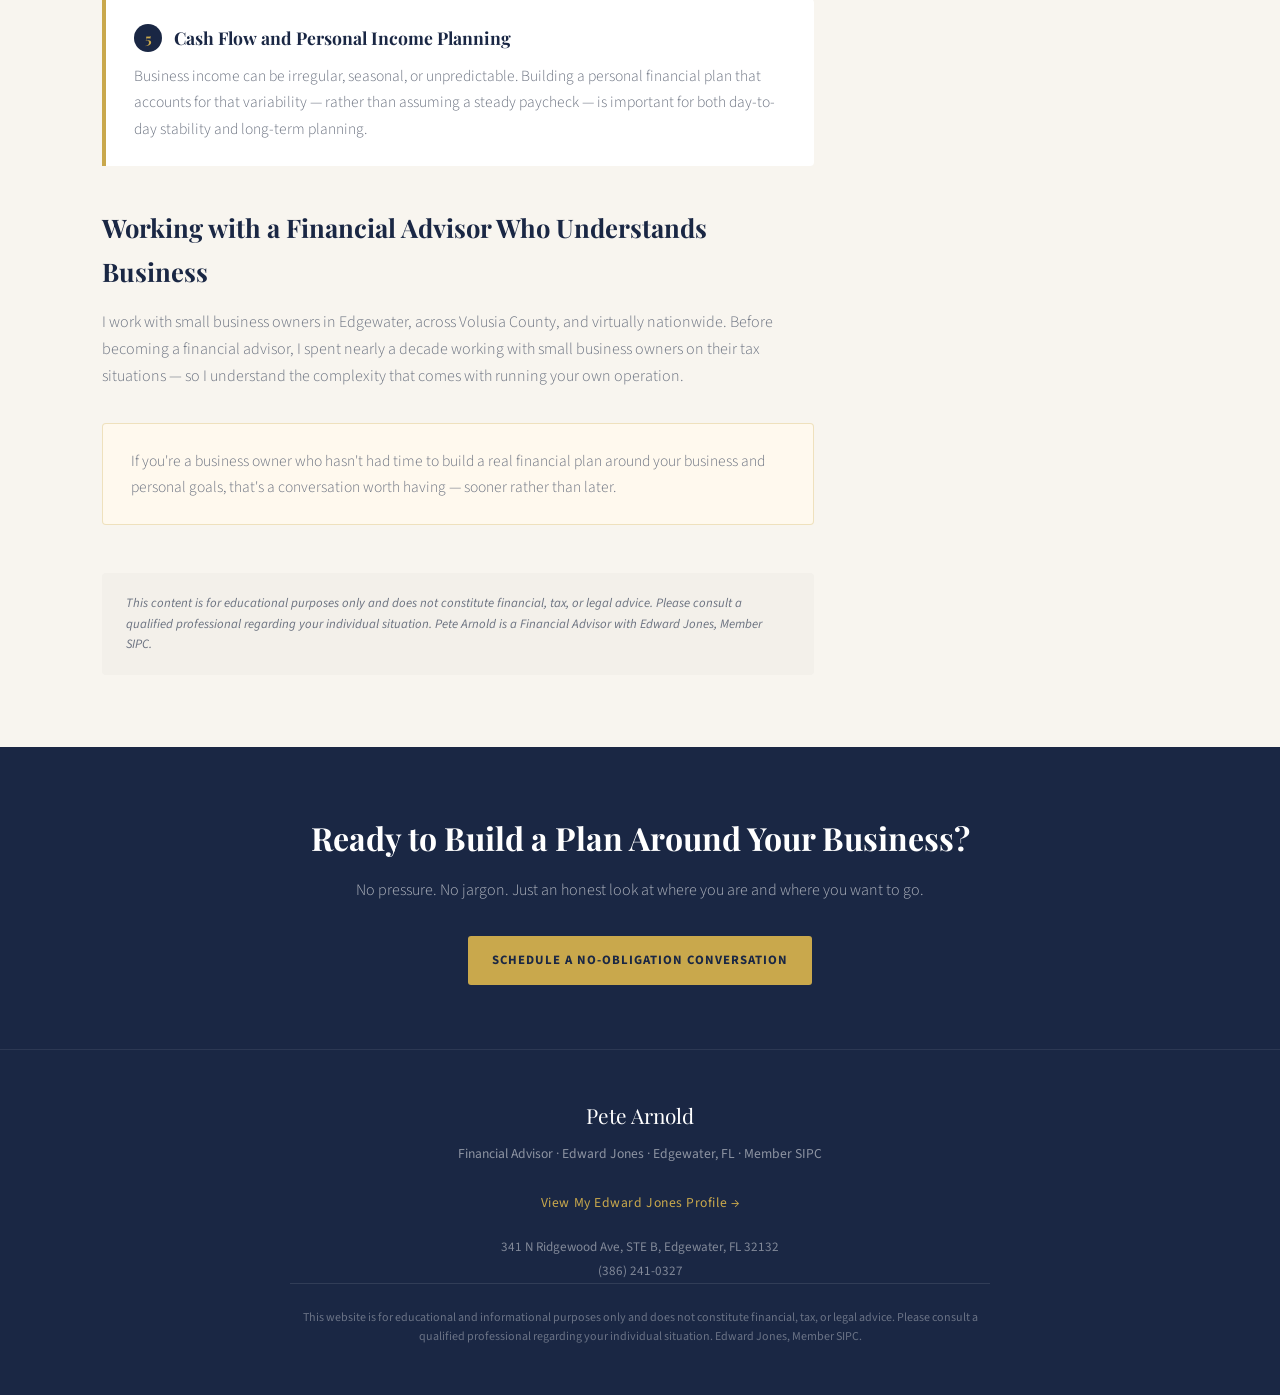
<file: small-business.html>
<!DOCTYPE html>
<html lang="en">
<head>
  <meta charset="UTF-8" />
  <meta name="google-site-verification" content="SpsPmK2GmrQuLyys1v33eAWj1CJdyRufEYtnLx-wh9Y" />
  <meta name="viewport" content="width=device-width, initial-scale=1.0"/>
  <title>Wealth Management & Financial Planning for Business Owners | Pete Arnold | Edgewater FL</title>
  <meta property="og:title" content="Wealth Management & Financial Planning for Business Owners | Pete Arnold | Edgewater FL"/>
  <meta property="og:description" content="Private wealth management and financial planning for high-net-worth small business owners in Volusia County and nationwide. Retirement plans, exit planning, and long-term wealth strategies. Pete Arnold, Edward Jones Edgewater FL."/>
  <meta property="og:type" content="website"/>
  <meta property="og:url" content="https://techallen33-ai.github.io/SEO/small-business.html"/>
  <meta name="keywords" content="financial advisor Edgewater FL, high net worth financial advisor Florida, private wealth management Volusia County, wealth management Edgewater FL, retirement planning high net worth, financial advisor for wealthy families Florida, high net worth retirement planning, private wealth advisor Daytona Beach, financial advisor Port Orange FL, tax-aware wealth management Florida, enrolled agent financial advisor, small business wealth management Florida, Social Security planning high net worth, retirement income planning Florida"/>
  <link rel="canonical" href="https://techallen33-ai.github.io/SEO/small-business.html"/>
  <meta name="description" content="Private wealth management and financial planning for high-net-worth small business owners in Volusia County and nationwide. Retirement plans, exit planning, and long-term wealth strategies. Pete Arnold, Edward Jones Edgewater FL."/>
  <link rel="preconnect" href="https://fonts.googleapis.com">
  <link href="https://fonts.googleapis.com/css2?family=Playfair+Display:wght@400;600;700&family=Source+Sans+3:wght@300;400;500;600&display=swap" rel="stylesheet">
  <style>
    *, *::before, *::after { box-sizing: border-box; margin: 0; padding: 0; }
    :root { --navy: #1a2744; --gold: #c9a84c; --gold-light: #e2c57a; --cream: #f8f5ef; --white: #ffffff; --gray: #6b7280; --gray-light: #f3f0ea; --text: #2d2d2d; --serif: 'Playfair Display', Georgia, serif; --sans: 'Source Sans 3', sans-serif; }
    html { scroll-behavior: smooth; }
    body { font-family: var(--sans); color: var(--text); background: var(--cream); line-height: 1.7; }
    nav { background: var(--navy); padding: 0 2rem; position: sticky; top: 0; z-index: 100; display: flex; align-items: center; justify-content: space-between; height: 70px; box-shadow: 0 2px 20px rgba(0,0,0,0.3); }
    .nav-brand { color: var(--white); font-family: var(--serif); font-size: 1.2rem; text-decoration: none; }
    .nav-brand span { color: var(--gold); }
    .nav-links { display: flex; gap: 0.25rem; list-style: none; }
    .nav-links a { color: rgba(255,255,255,0.8); text-decoration: none; font-size: 0.875rem; font-weight: 500; padding: 0.5rem 0.85rem; border-radius: 4px; transition: all 0.2s; letter-spacing: 0.03em; text-transform: uppercase; }
    .nav-links a:hover, .nav-links a.active { color: var(--gold); background: rgba(255,255,255,0.05); }
    .page-hero { background: var(--navy); padding: 5rem 8vw 4rem; position: relative; overflow: hidden; }
    .page-hero::before { content: ''; position: absolute; inset: 0; background: radial-gradient(ellipse at 80% 50%, rgba(201,168,76,0.08) 0%, transparent 60%); }
    .page-hero-inner { position: relative; z-index: 1; max-width: 720px; }
    .page-eyebrow { font-size: 0.75rem; font-weight: 700; letter-spacing: 0.18em; text-transform: uppercase; color: var(--gold); margin-bottom: 0.75rem; }
    .page-hero h1 { font-family: var(--serif); font-size: clamp(1.8rem, 3.5vw, 2.8rem); color: var(--white); line-height: 1.2; }
    .page-hero .lead { color: rgba(255,255,255,0.65); font-weight: 300; font-size: 1.05rem; margin-top: 1rem; }
    .article-layout { display: grid; grid-template-columns: 1fr 300px; gap: 4rem; padding: 4.5rem 8vw; align-items: start; }
    .article-body h2 { font-family: var(--serif); font-size: 1.6rem; color: var(--navy); margin: 2.5rem 0 1rem; }
    .article-body h2:first-child { margin-top: 0; }
    .article-body p { color: var(--gray); font-size: 1rem; font-weight: 300; margin-bottom: 1.1rem; }
    .article-body strong { color: var(--navy); font-weight: 600; }
    .number-block { background: var(--white); border-left: 4px solid var(--gold); padding: 1.5rem 1.75rem; margin: 1.5rem 0; border-radius: 0 4px 4px 0; }
    .number-block h3 { font-family: var(--serif); font-size: 1.1rem; color: var(--navy); margin: 0 0 0.6rem; display: flex; align-items: center; gap: 0.75rem; }
    .number-block p { color: var(--gray); font-size: 0.97rem; font-weight: 300; margin-bottom: 0; }
    .num-badge { background: var(--navy); color: var(--gold); font-family: var(--serif); font-size: 0.9rem; font-weight: 700; width: 28px; height: 28px; border-radius: 50%; display: flex; align-items: center; justify-content: center; flex-shrink: 0; }
    .highlight-box { background: #fff9ee; border: 1px solid rgba(201,168,76,0.3); padding: 1.5rem 1.75rem; border-radius: 4px; margin: 2rem 0; }
    .highlight-box p { margin-bottom: 0; font-size: 0.97rem; }
    .sidebar { position: sticky; top: 90px; }
    .sidebar-box { background: var(--navy); padding: 1.75rem; border-radius: 4px; margin-bottom: 1.5rem; }
    .sidebar-box h3 { font-family: var(--serif); color: var(--gold); font-size: 1rem; margin-bottom: 1rem; padding-bottom: 0.6rem; border-bottom: 1px solid rgba(201,168,76,0.2); }
    .sidebar-box p { color: rgba(255,255,255,0.65); font-size: 0.88rem; font-weight: 300; margin-bottom: 1rem; }
    .btn { display: inline-block; background: var(--gold); color: var(--navy); font-family: var(--sans); font-weight: 700; font-size: 0.8rem; letter-spacing: 0.08em; text-transform: uppercase; text-decoration: none; padding: 0.85rem 1.5rem; border-radius: 3px; transition: all 0.25s; width: 100%; text-align: center; }
    .btn:hover { background: var(--gold-light); }
    .related-links { list-style: none; }
    .related-links li { border-bottom: 1px solid rgba(255,255,255,0.08); }
    .related-links a { display: block; color: rgba(255,255,255,0.7); text-decoration: none; font-size: 0.88rem; padding: 0.6rem 0; transition: color 0.2s; font-weight: 300; }
    .related-links a:hover { color: var(--gold); }
    .disclaimer { background: var(--gray-light); padding: 1.25rem 1.5rem; border-radius: 4px; margin-top: 3rem; font-size: 0.8rem; color: var(--gray); line-height: 1.6; font-style: italic; }
    .cta-band { background: var(--navy); padding: 4rem 8vw; text-align: center; }
    .cta-band h2 { font-family: var(--serif); font-size: 2rem; color: var(--white); margin-bottom: 0.75rem; }
    .cta-band p { color: rgba(255,255,255,0.65); font-weight: 300; margin-bottom: 2rem; }
    .cta-band .btn { width: auto; }
    footer { background: var(--navy); padding: 3rem 8vw; text-align: center; border-top: 1px solid rgba(255,255,255,0.08); }
    .footer-name { font-family: var(--serif); font-size: 1.3rem; color: var(--white); margin-bottom: 0.5rem; }
    .footer-sub { font-size: 0.85rem; color: rgba(255,255,255,0.5); margin-bottom: 1.5rem; }
    .footer-disc { font-size: 0.75rem; color: rgba(255,255,255,0.35); max-width: 700px; margin: 0 auto; line-height: 1.6; border-top: 1px solid rgba(255,255,255,0.1); padding-top: 1.5rem; }
    @media (max-width: 900px) { .article-layout { grid-template-columns: 1fr; gap: 2.5rem; padding: 3rem 1.5rem; } .sidebar { position: static; } nav { padding: 0 1rem; } .nav-links { display: none; } .page-hero { padding: 3.5rem 1.5rem; } }
  </style>
  <script type="application/ld+json">
  {
    "@context": "https://schema.org",
    "@type": "WebPage",
    "name": "Financial Planning for Small Business Owners | Pete Arnold | Edgewater FL",
    "description": "Retirement plans, cash flow planning, and long-term financial strategy for small business owners in Volusia County and nationwide. Pete Arnold, Financial Advisor, Edward Jones Edgewater FL.",
    "url": "https://techallen33-ai.github.io/SEO/small-business.html",
    "author": {
      "@type": "Person",
      "name": "Pete Arnold",
      "jobTitle": "Financial Advisor",
      "worksFor": {
        "@type": "Organization",
        "name": "Edward Jones"
      }
    }
  }
  </script>
</head>
<body>
<nav>
  <a href="index.html" class="nav-brand">Pete Arnold <span>| Edward Jones</span></a>
  <ul class="nav-links">
    <li><a href="index.html">Home</a></li>
    <li><a href="about.html">About</a></li>
    <li><a href="generations.html">Private Wealth</a></li>
    <li><a href="retirement-planning.html">Retirement</a></li>
    <li><a href="roth-conversion.html">Roth Conversion</a></li>
    <li><a href="small-business.html" class="active">Business Owners</a></li>
    <li><a href="social-security.html">Social Security</a></li>
  </ul>
</nav>

<div class="page-hero">
  <div class="page-hero-inner">
    <p class="page-eyebrow">Small Business Owners</p>
    <h1>Financial Planning for Small Business Owners</h1>
    <p class="lead">Running a business is hard enough. Your financial plan shouldn't add to the stress.</p>
  </div>
</div>

<div class="article-layout">
  <article class="article-body">

    <p>Small business owners are some of the hardest working people I meet. They're experts at what they do — whether that's running a contracting company, a medical practice, a retail shop, or a service business. What they often don't have is time to think strategically about their personal financial picture.</p>

    <p>That's a gap worth closing. Because the financial decisions you make as a business owner — about retirement accounts, cash flow, and long-term planning — can have a significant impact on your future.</p>

    <h2>Key Financial Planning Areas for Small Business Owners</h2>

    <div class="number-block">
      <h3><span class="num-badge">1</span> Retirement Planning — You Don't Have an Employer Doing It for You</h3>
      <p>One of the biggest differences between business owners and W-2 employees is that nobody is automatically setting aside retirement savings on your behalf. That means it's entirely up to you to build that structure. The good news is that business owners often have access to retirement plan options with higher contribution limits than a standard IRA — including SEP-IRAs, SIMPLE IRAs, and Solo 401(k)s. Understanding which option fits your business structure and income level is an important first step.</p>
    </div>

    <div class="number-block">
      <h3><span class="num-badge">2</span> Separating Business and Personal Finances</h3>
      <p>Many small business owners — especially in the early years — blur the line between business and personal finances. Over time, this makes it harder to understand the true profitability of your business and to plan effectively for your personal financial future. Getting clarity here is foundational.</p>
    </div>

    <div class="number-block">
      <h3><span class="num-badge">3</span> Planning for an Exit</h3>
      <p>Whether you plan to sell your business, pass it on to family, or simply wind it down someday, having a plan matters. The value of your business may be a significant part of your net worth — and relying on it entirely as your retirement plan carries real risk. Diversifying outside the business is worth thinking about early.</p>
    </div>

    <div class="number-block">
      <h3><span class="num-badge">4</span> Protecting What You've Built</h3>
      <p>Business owners face unique risks — liability, loss of income if you're unable to work, and the impact of losing a key person in the business. Making sure your personal financial plan accounts for these risks is part of building a complete picture.</p>
    </div>

    <div class="number-block">
      <h3><span class="num-badge">5</span> Cash Flow and Personal Income Planning</h3>
      <p>Business income can be irregular, seasonal, or unpredictable. Building a personal financial plan that accounts for that variability — rather than assuming a steady paycheck — is important for both day-to-day stability and long-term planning.</p>
    </div>

    <h2>Working with a Financial Advisor Who Understands Business</h2>

    <p>I work with small business owners in Edgewater, across Volusia County, and virtually nationwide. Before becoming a financial advisor, I spent nearly a decade working with small business owners on their tax situations — so I understand the complexity that comes with running your own operation.</p>

    <div class="highlight-box">
      <p>If you're a business owner who hasn't had time to build a real financial plan around your business and personal goals, that's a conversation worth having — sooner rather than later.</p>
    </div>

    <div class="disclaimer">
      This content is for educational purposes only and does not constitute financial, tax, or legal advice. Please consult a qualified professional regarding your individual situation. Pete Arnold is a Financial Advisor with Edward Jones, Member SIPC.
    </div>
  </article>

  <aside class="sidebar">
    <div class="sidebar-box">
      <h3>Talk to Pete</h3>
      <p>Running a business and ready to build a real financial plan around it? Let's talk — no obligation, no pressure.</p>
      <a href="mailto:peter.arnold2@edwardjones.com" class="btn">Schedule a Conversation</a>
    </div>
    <div class="sidebar-box">
      <h3>Related Articles</h3>
      <ul class="related-links">
        <li><a href="generations.html">Private Wealth</a></li>
    <li><a href="retirement-planning.html">Retirement Planning Strategies in Edgewater, FL →</a></li>
        <li><a href="roth-conversion.html">What to Consider Before a Roth Conversion →</a></li>
        <li><a href="social-security.html">Social Security Timing — When Should You Claim? →</a></li>
      </ul>
    </div>
    <div class="sidebar-box">
      <h3>About Pete Arnold</h3>
      <p>Financial Advisor with Edward Jones in Edgewater, FL. 9 years as an Enrolled Agent and Tax Advisor before joining Edward Jones — with deep experience working alongside small business owners.</p>
      <a href="about.html" class="btn" style="background:transparent;border:1px solid rgba(201,168,76,0.4);color:var(--gold);">Learn More →</a>
    </div>
  </aside>
</div>

<div class="cta-band">
  <h2>Ready to Build a Plan Around Your Business?</h2>
  <p>No pressure. No jargon. Just an honest look at where you are and where you want to go.</p>
  <a href="mailto:peter.arnold2@edwardjones.com" class="btn">Schedule a No-Obligation Conversation</a>
</div>

<footer>
  <p class="footer-name">Pete Arnold</p>
  <p class="footer-sub">Financial Advisor · Edward Jones · Edgewater, FL · Member SIPC</p>
  <p style="margin-bottom:1.25rem;"><a href="https://www.edwardjones.com/peter-arnold2" target="_blank" rel="noopener" style="color:var(--gold);font-size:0.85rem;text-decoration:none;letter-spacing:0.04em;">View My Edward Jones Profile →</a></p>
  
  <div class="nap" style="margin-top:0.75rem;font-size:0.82rem;color:rgba(255,255,255,0.45);line-height:1.8;">
    <span>341 N Ridgewood Ave, STE B, Edgewater, FL 32132</span><br>
    <a href="tel:+13862410327" style="color:rgba(255,255,255,0.45);text-decoration:none;">(386) 241-0327</a>
  </div>
  <p class="footer-disc">This website is for educational and informational purposes only and does not constitute financial, tax, or legal advice. Please consult a qualified professional regarding your individual situation. Edward Jones, Member SIPC.</p>
</footer>
</body>
</html>
</file>
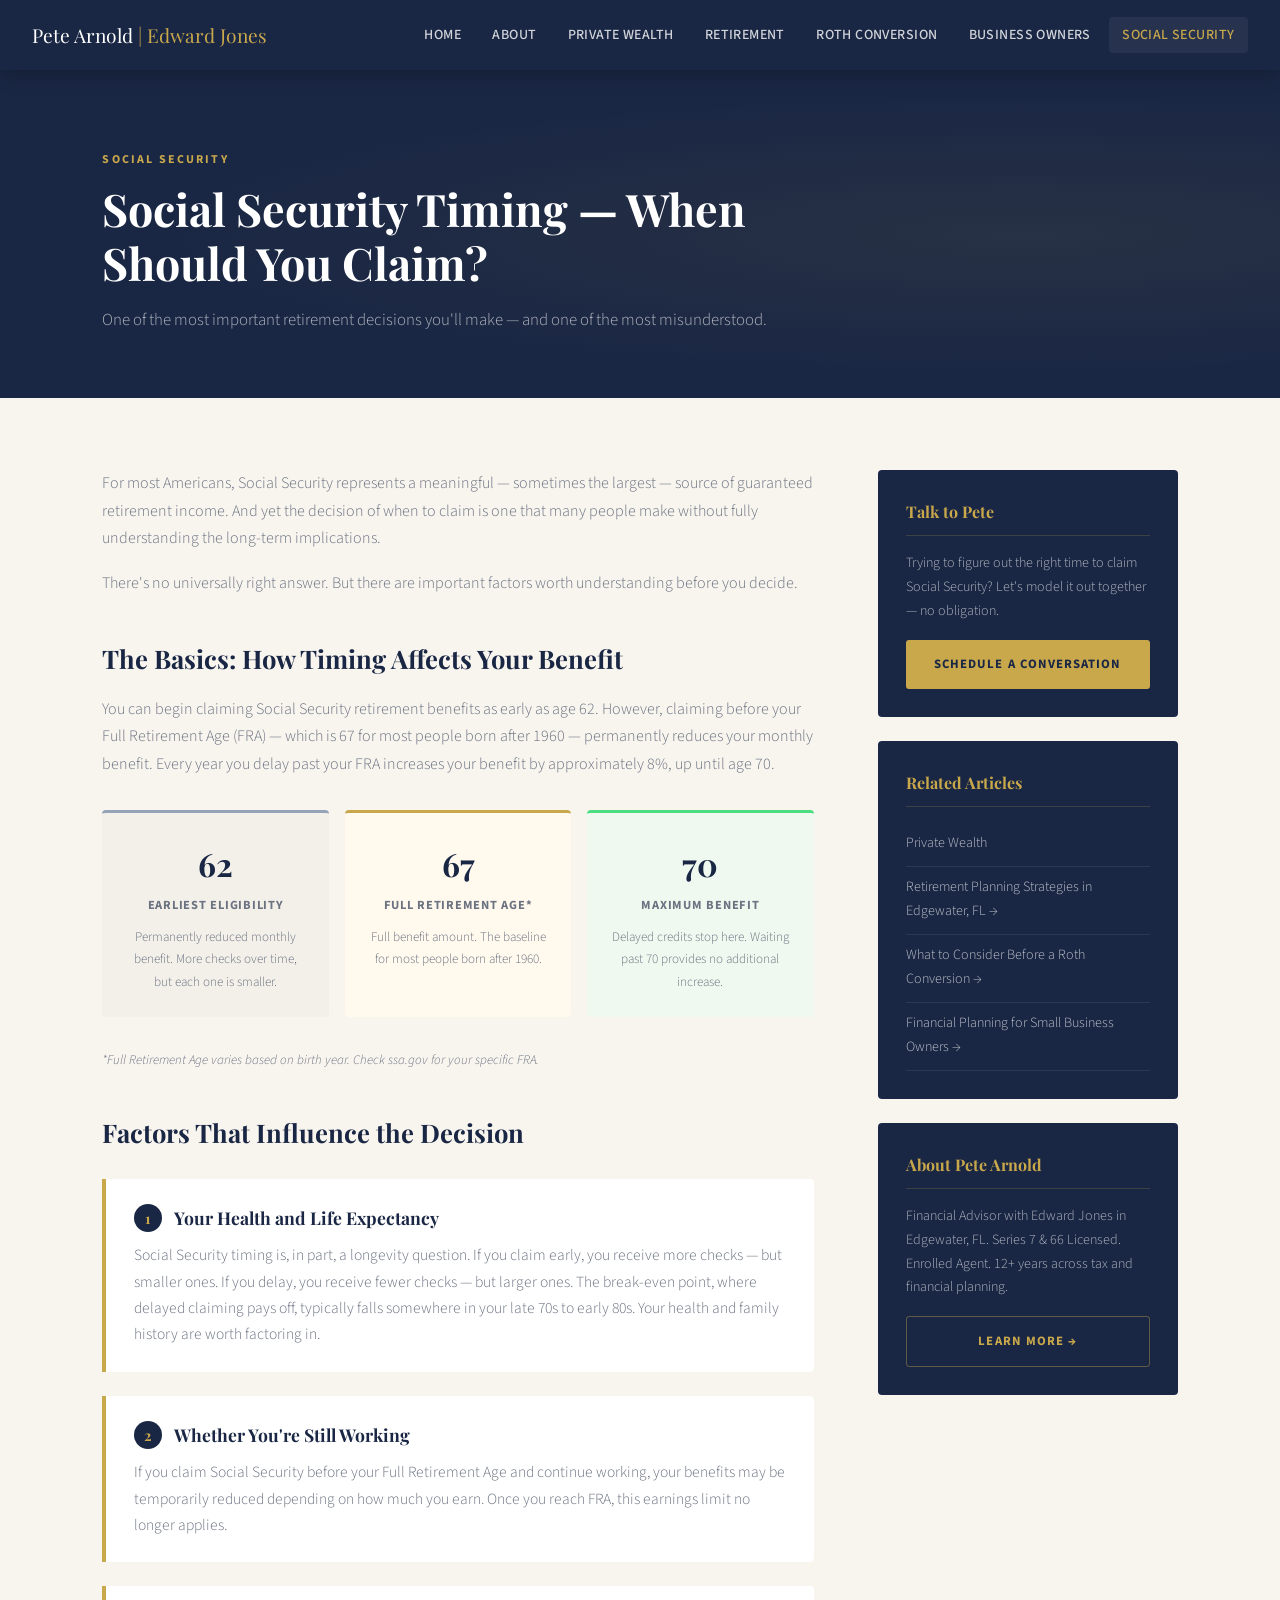
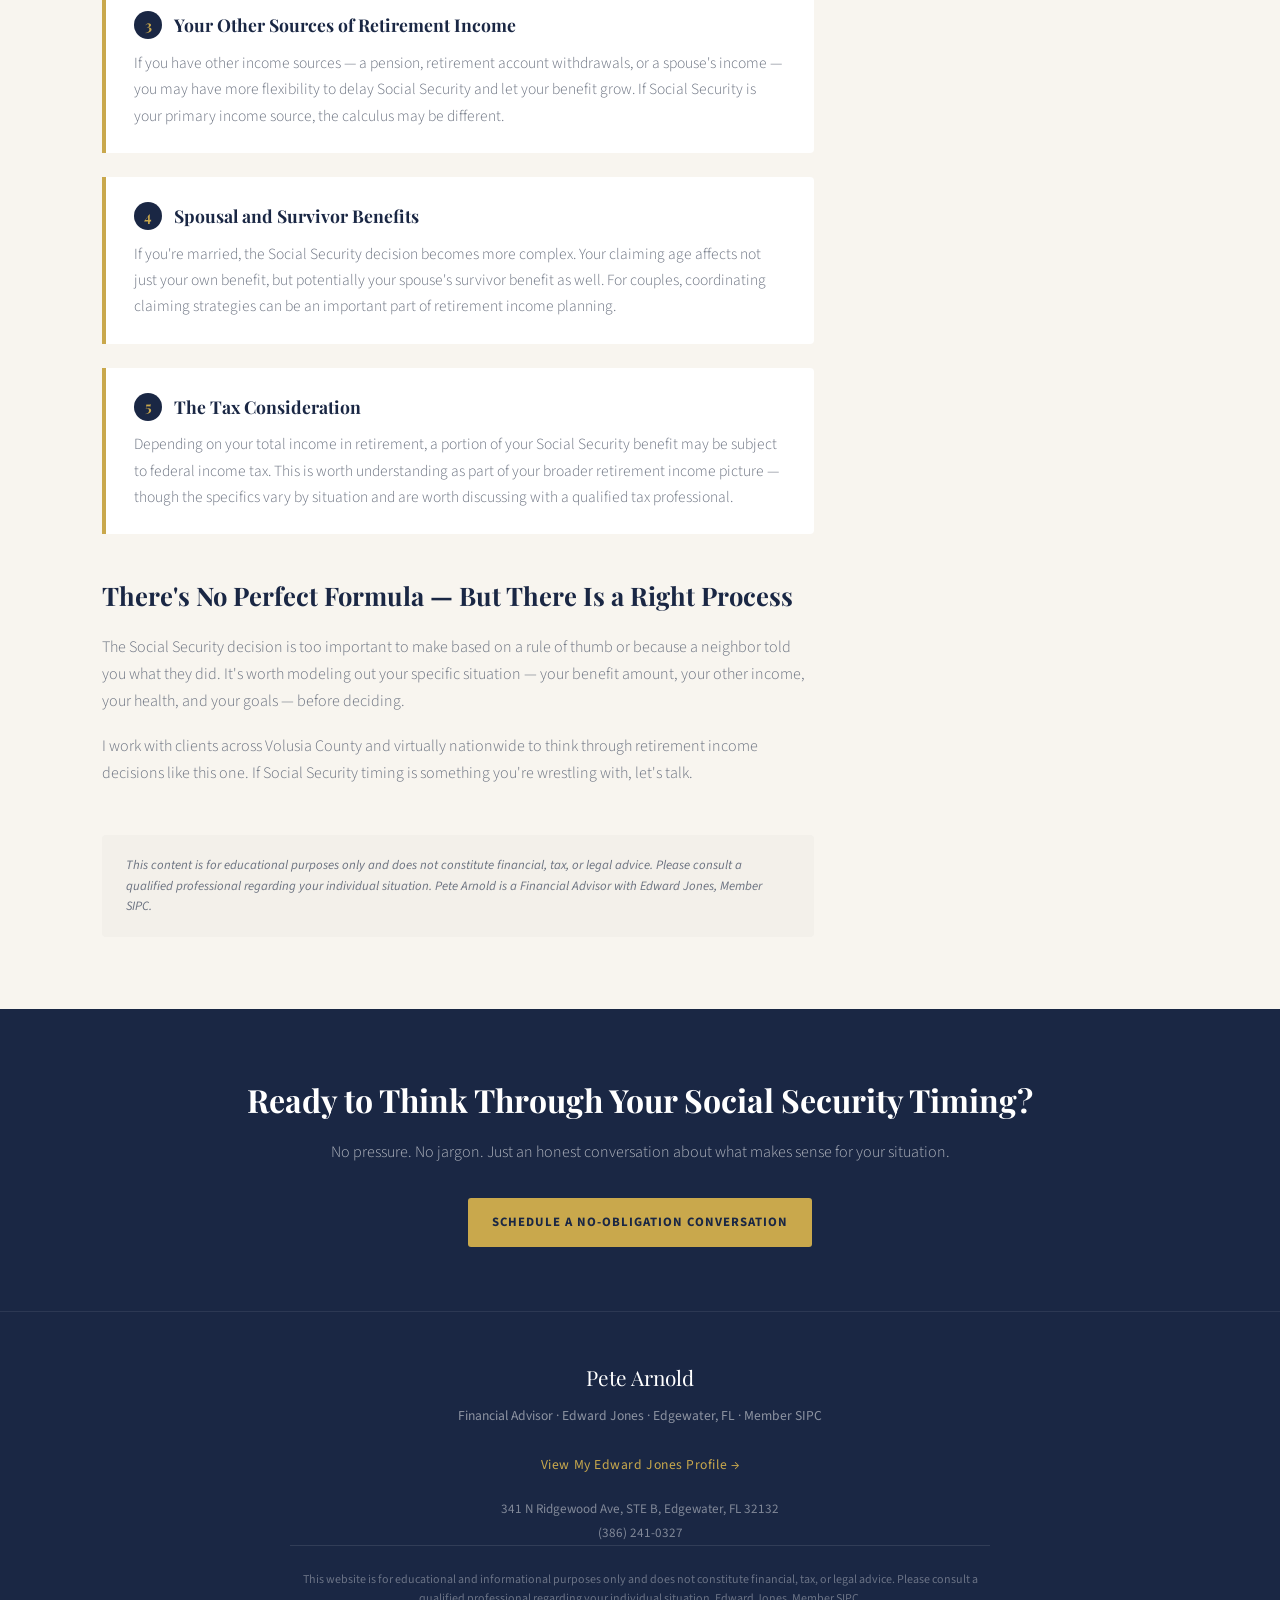
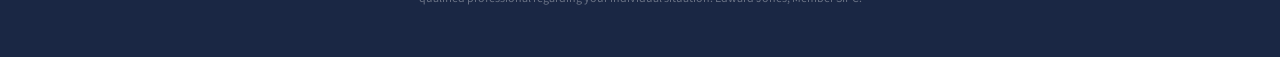
<file: social-security.html>
<!DOCTYPE html>
<html lang="en">
<head>
  <meta charset="UTF-8" />
  <meta name="google-site-verification" content="SpsPmK2GmrQuLyys1v33eAWj1CJdyRufEYtnLx-wh9Y" />
  <meta name="viewport" content="width=device-width, initial-scale=1.0"/>
  <title>Social Security Planning for High-Net-Worth Retirees | Pete Arnold | Edgewater FL</title>
  <meta property="og:title" content="Social Security Planning for High-Net-Worth Retirees | Pete Arnold | Edgewater FL"/>
  <meta property="og:description" content="Social Security timing strategies for high-net-worth individuals and families. Maximize lifetime benefits as part of a comprehensive private wealth management plan. Pete Arnold, Financial Advisor, Edward Jones Edgewater FL."/>
  <meta property="og:type" content="website"/>
  <meta property="og:url" content="https://techallen33-ai.github.io/SEO/social-security.html"/>
  <meta name="keywords" content="financial advisor Edgewater FL, high net worth financial advisor Florida, private wealth management Volusia County, wealth management Edgewater FL, retirement planning high net worth, financial advisor for wealthy families Florida, high net worth retirement planning, private wealth advisor Daytona Beach, financial advisor Port Orange FL, tax-aware wealth management Florida, enrolled agent financial advisor, small business wealth management Florida, Social Security planning high net worth, retirement income planning Florida"/>
  <link rel="canonical" href="https://techallen33-ai.github.io/SEO/social-security.html"/>
  <meta name="description" content="Social Security timing strategies for high-net-worth individuals and families. Maximize lifetime benefits as part of a comprehensive private wealth management plan. Pete Arnold, Financial Advisor, Edward Jones Edgewater FL."/>
  <link rel="preconnect" href="https://fonts.googleapis.com">
  <link href="https://fonts.googleapis.com/css2?family=Playfair+Display:wght@400;600;700&family=Source+Sans+3:wght@300;400;500;600&display=swap" rel="stylesheet">
  <style>
    *, *::before, *::after { box-sizing: border-box; margin: 0; padding: 0; }
    :root { --navy: #1a2744; --gold: #c9a84c; --gold-light: #e2c57a; --cream: #f8f5ef; --white: #ffffff; --gray: #6b7280; --gray-light: #f3f0ea; --text: #2d2d2d; --serif: 'Playfair Display', Georgia, serif; --sans: 'Source Sans 3', sans-serif; }
    html { scroll-behavior: smooth; }
    body { font-family: var(--sans); color: var(--text); background: var(--cream); line-height: 1.7; }
    nav { background: var(--navy); padding: 0 2rem; position: sticky; top: 0; z-index: 100; display: flex; align-items: center; justify-content: space-between; height: 70px; box-shadow: 0 2px 20px rgba(0,0,0,0.3); }
    .nav-brand { color: var(--white); font-family: var(--serif); font-size: 1.2rem; text-decoration: none; }
    .nav-brand span { color: var(--gold); }
    .nav-links { display: flex; gap: 0.25rem; list-style: none; }
    .nav-links a { color: rgba(255,255,255,0.8); text-decoration: none; font-size: 0.875rem; font-weight: 500; padding: 0.5rem 0.85rem; border-radius: 4px; transition: all 0.2s; letter-spacing: 0.03em; text-transform: uppercase; }
    .nav-links a:hover, .nav-links a.active { color: var(--gold); background: rgba(255,255,255,0.05); }
    .page-hero { background: var(--navy); padding: 5rem 8vw 4rem; position: relative; overflow: hidden; }
    .page-hero::before { content: ''; position: absolute; inset: 0; background: radial-gradient(ellipse at 80% 50%, rgba(201,168,76,0.08) 0%, transparent 60%); }
    .page-hero-inner { position: relative; z-index: 1; max-width: 720px; }
    .page-eyebrow { font-size: 0.75rem; font-weight: 700; letter-spacing: 0.18em; text-transform: uppercase; color: var(--gold); margin-bottom: 0.75rem; }
    .page-hero h1 { font-family: var(--serif); font-size: clamp(1.8rem, 3.5vw, 2.8rem); color: var(--white); line-height: 1.2; }
    .page-hero .lead { color: rgba(255,255,255,0.65); font-weight: 300; font-size: 1.05rem; margin-top: 1rem; }
    .article-layout { display: grid; grid-template-columns: 1fr 300px; gap: 4rem; padding: 4.5rem 8vw; align-items: start; }
    .article-body h2 { font-family: var(--serif); font-size: 1.6rem; color: var(--navy); margin: 2.5rem 0 1rem; }
    .article-body h2:first-child { margin-top: 0; }
    .article-body p { color: var(--gray); font-size: 1rem; font-weight: 300; margin-bottom: 1.1rem; }
    .article-body strong { color: var(--navy); font-weight: 600; }
    .age-timeline { display: grid; grid-template-columns: repeat(3, 1fr); gap: 1rem; margin: 2rem 0; }
    .age-box { padding: 1.5rem; border-radius: 4px; text-align: center; }
    .age-box.early { background: var(--gray-light); border-top: 3px solid #94a3b8; }
    .age-box.fra { background: #fff9ee; border-top: 3px solid var(--gold); }
    .age-box.max { background: #f0f9f0; border-top: 3px solid #4ade80; }
    .age-box .age-num { font-family: var(--serif); font-size: 2rem; font-weight: 700; color: var(--navy); display: block; }
    .age-box .age-label { font-size: 0.78rem; font-weight: 700; text-transform: uppercase; letter-spacing: 0.06em; color: var(--gray); margin: 0.25rem 0 0.6rem; display: block; }
    .age-box p { font-size: 0.82rem; color: var(--gray); margin: 0; }
    .number-block { background: var(--white); border-left: 4px solid var(--gold); padding: 1.5rem 1.75rem; margin: 1.5rem 0; border-radius: 0 4px 4px 0; }
    .number-block h3 { font-family: var(--serif); font-size: 1.1rem; color: var(--navy); margin: 0 0 0.6rem; display: flex; align-items: center; gap: 0.75rem; }
    .number-block p { color: var(--gray); font-size: 0.97rem; font-weight: 300; margin-bottom: 0; }
    .num-badge { background: var(--navy); color: var(--gold); font-family: var(--serif); font-size: 0.9rem; font-weight: 700; width: 28px; height: 28px; border-radius: 50%; display: flex; align-items: center; justify-content: center; flex-shrink: 0; }
    .sidebar { position: sticky; top: 90px; }
    .sidebar-box { background: var(--navy); padding: 1.75rem; border-radius: 4px; margin-bottom: 1.5rem; }
    .sidebar-box h3 { font-family: var(--serif); color: var(--gold); font-size: 1rem; margin-bottom: 1rem; padding-bottom: 0.6rem; border-bottom: 1px solid rgba(201,168,76,0.2); }
    .sidebar-box p { color: rgba(255,255,255,0.65); font-size: 0.88rem; font-weight: 300; margin-bottom: 1rem; }
    .btn { display: inline-block; background: var(--gold); color: var(--navy); font-family: var(--sans); font-weight: 700; font-size: 0.8rem; letter-spacing: 0.08em; text-transform: uppercase; text-decoration: none; padding: 0.85rem 1.5rem; border-radius: 3px; transition: all 0.25s; width: 100%; text-align: center; }
    .btn:hover { background: var(--gold-light); }
    .related-links { list-style: none; }
    .related-links li { border-bottom: 1px solid rgba(255,255,255,0.08); }
    .related-links a { display: block; color: rgba(255,255,255,0.7); text-decoration: none; font-size: 0.88rem; padding: 0.6rem 0; transition: color 0.2s; font-weight: 300; }
    .related-links a:hover { color: var(--gold); }
    .disclaimer { background: var(--gray-light); padding: 1.25rem 1.5rem; border-radius: 4px; margin-top: 3rem; font-size: 0.8rem; color: var(--gray); line-height: 1.6; font-style: italic; }
    .cta-band { background: var(--navy); padding: 4rem 8vw; text-align: center; }
    .cta-band h2 { font-family: var(--serif); font-size: 2rem; color: var(--white); margin-bottom: 0.75rem; }
    .cta-band p { color: rgba(255,255,255,0.65); font-weight: 300; margin-bottom: 2rem; }
    .cta-band .btn { width: auto; }
    footer { background: var(--navy); padding: 3rem 8vw; text-align: center; border-top: 1px solid rgba(255,255,255,0.08); }
    .footer-name { font-family: var(--serif); font-size: 1.3rem; color: var(--white); margin-bottom: 0.5rem; }
    .footer-sub { font-size: 0.85rem; color: rgba(255,255,255,0.5); margin-bottom: 1.5rem; }
    .footer-disc { font-size: 0.75rem; color: rgba(255,255,255,0.35); max-width: 700px; margin: 0 auto; line-height: 1.6; border-top: 1px solid rgba(255,255,255,0.1); padding-top: 1.5rem; }
    @media (max-width: 900px) { .article-layout { grid-template-columns: 1fr; gap: 2.5rem; padding: 3rem 1.5rem; } .sidebar { position: static; } nav { padding: 0 1rem; } .nav-links { display: none; } .page-hero { padding: 3.5rem 1.5rem; } .age-timeline { grid-template-columns: 1fr; } }
  </style>
  <script type="application/ld+json">
  {
    "@context": "https://schema.org",
    "@type": "WebPage",
    "name": "Social Security Timing — When Should You Claim? | Pete Arnold | Edward Jones FL",
    "description": "When should you claim Social Security? Learn about the key factors — health, income, spousal benefits, and tax implications — from Pete Arnold, Financial Advisor in Edgewater, FL.",
    "url": "https://techallen33-ai.github.io/SEO/social-security.html",
    "author": {
      "@type": "Person",
      "name": "Pete Arnold",
      "jobTitle": "Financial Advisor",
      "worksFor": {
        "@type": "Organization",
        "name": "Edward Jones"
      }
    }
  }
  </script>
</head>
<body>
<nav>
  <a href="index.html" class="nav-brand">Pete Arnold <span>| Edward Jones</span></a>
  <ul class="nav-links">
    <li><a href="index.html">Home</a></li>
    <li><a href="about.html">About</a></li>
    <li><a href="generations.html">Private Wealth</a></li>
    <li><a href="retirement-planning.html">Retirement</a></li>
    <li><a href="roth-conversion.html">Roth Conversion</a></li>
    <li><a href="small-business.html">Business Owners</a></li>
    <li><a href="social-security.html" class="active">Social Security</a></li>
  </ul>
</nav>

<div class="page-hero">
  <div class="page-hero-inner">
    <p class="page-eyebrow">Social Security</p>
    <h1>Social Security Timing — When Should You Claim?</h1>
    <p class="lead">One of the most important retirement decisions you'll make — and one of the most misunderstood.</p>
  </div>
</div>

<div class="article-layout">
  <article class="article-body">

    <p>For most Americans, Social Security represents a meaningful — sometimes the largest — source of guaranteed retirement income. And yet the decision of when to claim is one that many people make without fully understanding the long-term implications.</p>

    <p>There's no universally right answer. But there are important factors worth understanding before you decide.</p>

    <h2>The Basics: How Timing Affects Your Benefit</h2>

    <p>You can begin claiming Social Security retirement benefits as early as age 62. However, claiming before your Full Retirement Age (FRA) — which is 67 for most people born after 1960 — permanently reduces your monthly benefit. Every year you delay past your FRA increases your benefit by approximately 8%, up until age 70.</p>

    <div class="age-timeline">
      <div class="age-box early">
        <span class="age-num">62</span>
        <span class="age-label">Earliest Eligibility</span>
        <p>Permanently reduced monthly benefit. More checks over time, but each one is smaller.</p>
      </div>
      <div class="age-box fra">
        <span class="age-num">67</span>
        <span class="age-label">Full Retirement Age*</span>
        <p>Full benefit amount. The baseline for most people born after 1960.</p>
      </div>
      <div class="age-box max">
        <span class="age-num">70</span>
        <span class="age-label">Maximum Benefit</span>
        <p>Delayed credits stop here. Waiting past 70 provides no additional increase.</p>
      </div>
    </div>

    <p style="font-size:0.82rem;color:var(--gray);font-style:italic;">*Full Retirement Age varies based on birth year. Check ssa.gov for your specific FRA.</p>

    <h2>Factors That Influence the Decision</h2>

    <div class="number-block">
      <h3><span class="num-badge">1</span> Your Health and Life Expectancy</h3>
      <p>Social Security timing is, in part, a longevity question. If you claim early, you receive more checks — but smaller ones. If you delay, you receive fewer checks — but larger ones. The break-even point, where delayed claiming pays off, typically falls somewhere in your late 70s to early 80s. Your health and family history are worth factoring in.</p>
    </div>

    <div class="number-block">
      <h3><span class="num-badge">2</span> Whether You're Still Working</h3>
      <p>If you claim Social Security before your Full Retirement Age and continue working, your benefits may be temporarily reduced depending on how much you earn. Once you reach FRA, this earnings limit no longer applies.</p>
    </div>

    <div class="number-block">
      <h3><span class="num-badge">3</span> Your Other Sources of Retirement Income</h3>
      <p>If you have other income sources — a pension, retirement account withdrawals, or a spouse's income — you may have more flexibility to delay Social Security and let your benefit grow. If Social Security is your primary income source, the calculus may be different.</p>
    </div>

    <div class="number-block">
      <h3><span class="num-badge">4</span> Spousal and Survivor Benefits</h3>
      <p>If you're married, the Social Security decision becomes more complex. Your claiming age affects not just your own benefit, but potentially your spouse's survivor benefit as well. For couples, coordinating claiming strategies can be an important part of retirement income planning.</p>
    </div>

    <div class="number-block">
      <h3><span class="num-badge">5</span> The Tax Consideration</h3>
      <p>Depending on your total income in retirement, a portion of your Social Security benefit may be subject to federal income tax. This is worth understanding as part of your broader retirement income picture — though the specifics vary by situation and are worth discussing with a qualified tax professional.</p>
    </div>

    <h2>There's No Perfect Formula — But There Is a Right Process</h2>

    <p>The Social Security decision is too important to make based on a rule of thumb or because a neighbor told you what they did. It's worth modeling out your specific situation — your benefit amount, your other income, your health, and your goals — before deciding.</p>

    <p>I work with clients across Volusia County and virtually nationwide to think through retirement income decisions like this one. If Social Security timing is something you're wrestling with, let's talk.</p>

    <div class="disclaimer">
      This content is for educational purposes only and does not constitute financial, tax, or legal advice. Please consult a qualified professional regarding your individual situation. Pete Arnold is a Financial Advisor with Edward Jones, Member SIPC.
    </div>
  </article>

  <aside class="sidebar">
    <div class="sidebar-box">
      <h3>Talk to Pete</h3>
      <p>Trying to figure out the right time to claim Social Security? Let's model it out together — no obligation.</p>
      <a href="mailto:peter.arnold2@edwardjones.com" class="btn">Schedule a Conversation</a>
    </div>
    <div class="sidebar-box">
      <h3>Related Articles</h3>
      <ul class="related-links">
        <li><a href="generations.html">Private Wealth</a></li>
    <li><a href="retirement-planning.html">Retirement Planning Strategies in Edgewater, FL →</a></li>
        <li><a href="roth-conversion.html">What to Consider Before a Roth Conversion →</a></li>
        <li><a href="small-business.html">Financial Planning for Small Business Owners →</a></li>
      </ul>
    </div>
    <div class="sidebar-box">
      <h3>About Pete Arnold</h3>
      <p>Financial Advisor with Edward Jones in Edgewater, FL. Series 7 &amp; 66 Licensed. Enrolled Agent. 12+ years across tax and financial planning.</p>
      <a href="about.html" class="btn" style="background:transparent;border:1px solid rgba(201,168,76,0.4);color:var(--gold);">Learn More →</a>
    </div>
  </aside>
</div>

<div class="cta-band">
  <h2>Ready to Think Through Your Social Security Timing?</h2>
  <p>No pressure. No jargon. Just an honest conversation about what makes sense for your situation.</p>
  <a href="mailto:peter.arnold2@edwardjones.com" class="btn">Schedule a No-Obligation Conversation</a>
</div>

<footer>
  <p class="footer-name">Pete Arnold</p>
  <p class="footer-sub">Financial Advisor · Edward Jones · Edgewater, FL · Member SIPC</p>
  <p style="margin-bottom:1.25rem;"><a href="https://www.edwardjones.com/peter-arnold2" target="_blank" rel="noopener" style="color:var(--gold);font-size:0.85rem;text-decoration:none;letter-spacing:0.04em;">View My Edward Jones Profile →</a></p>
  
  <div class="nap" style="margin-top:0.75rem;font-size:0.82rem;color:rgba(255,255,255,0.45);line-height:1.8;">
    <span>341 N Ridgewood Ave, STE B, Edgewater, FL 32132</span><br>
    <a href="tel:+13862410327" style="color:rgba(255,255,255,0.45);text-decoration:none;">(386) 241-0327</a>
  </div>
  <p class="footer-disc">This website is for educational and informational purposes only and does not constitute financial, tax, or legal advice. Please consult a qualified professional regarding your individual situation. Edward Jones, Member SIPC.</p>
</footer>
</body>
</html>
</file>
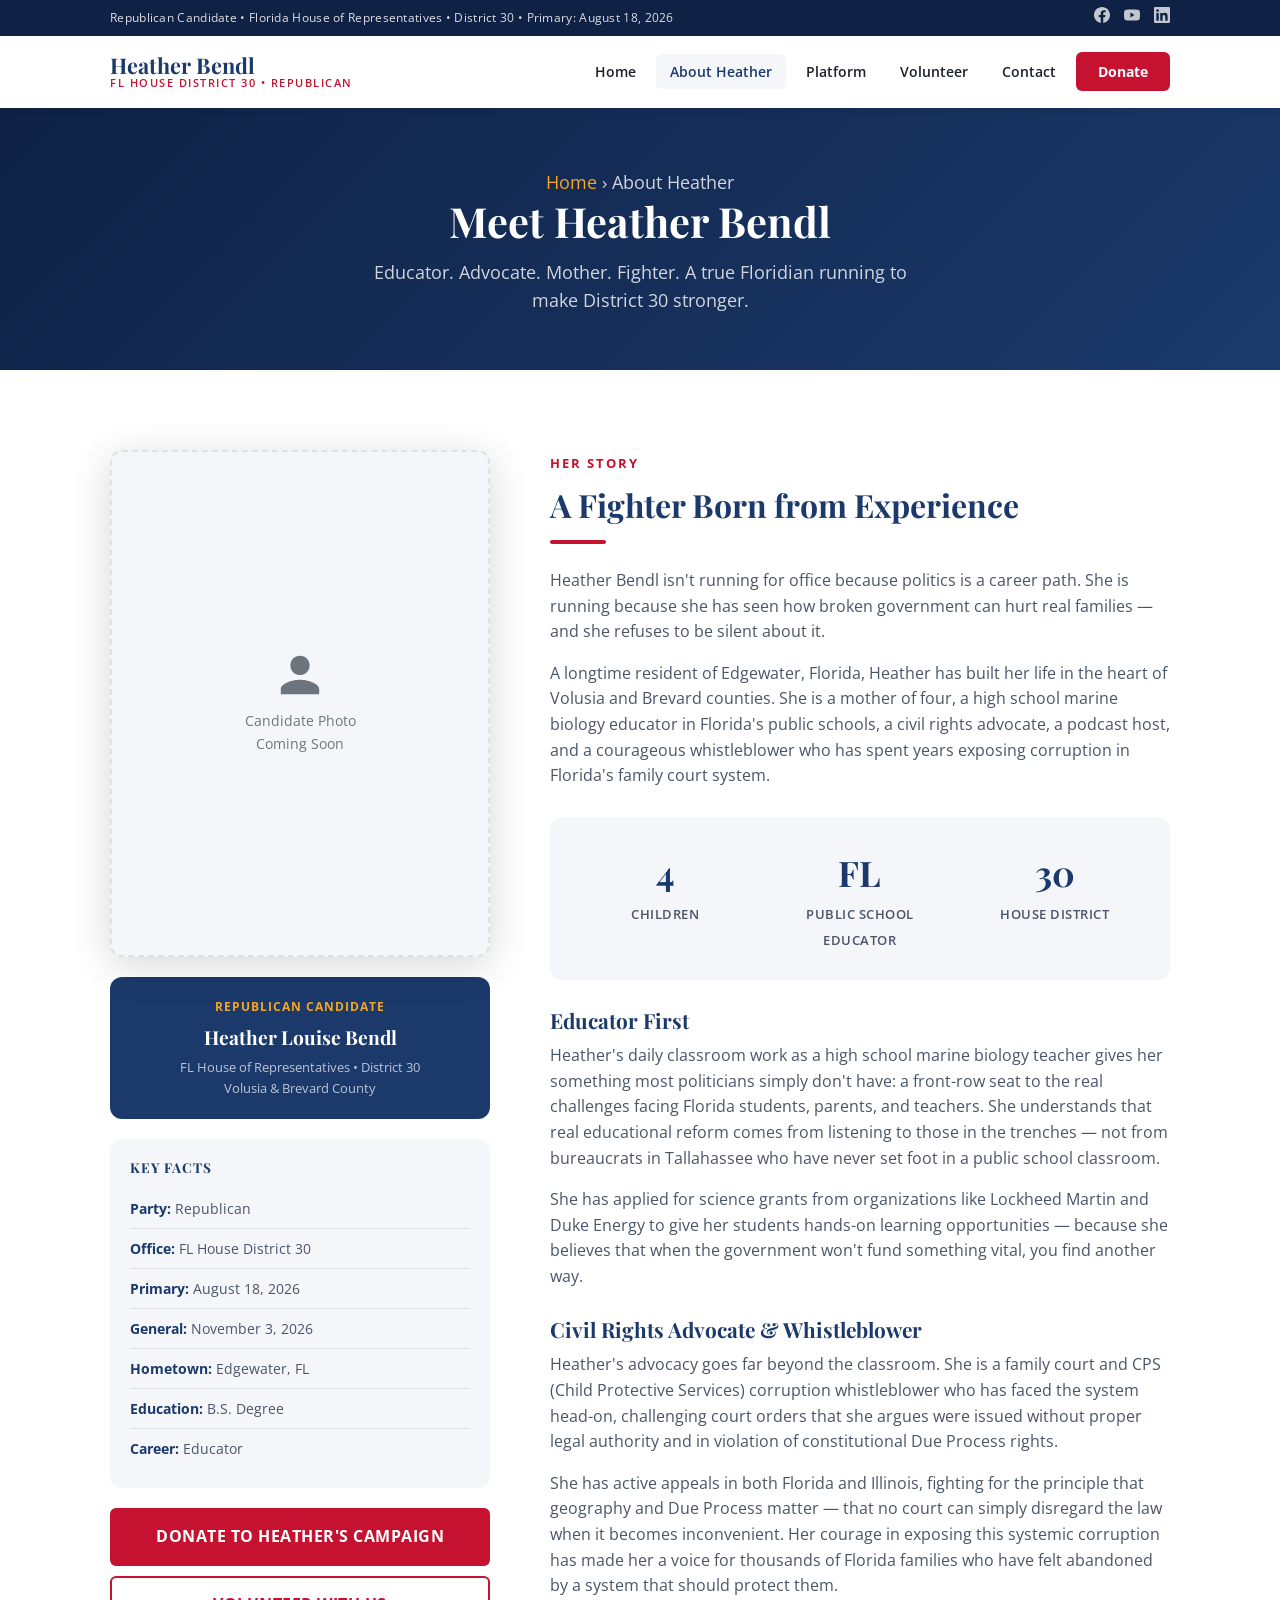
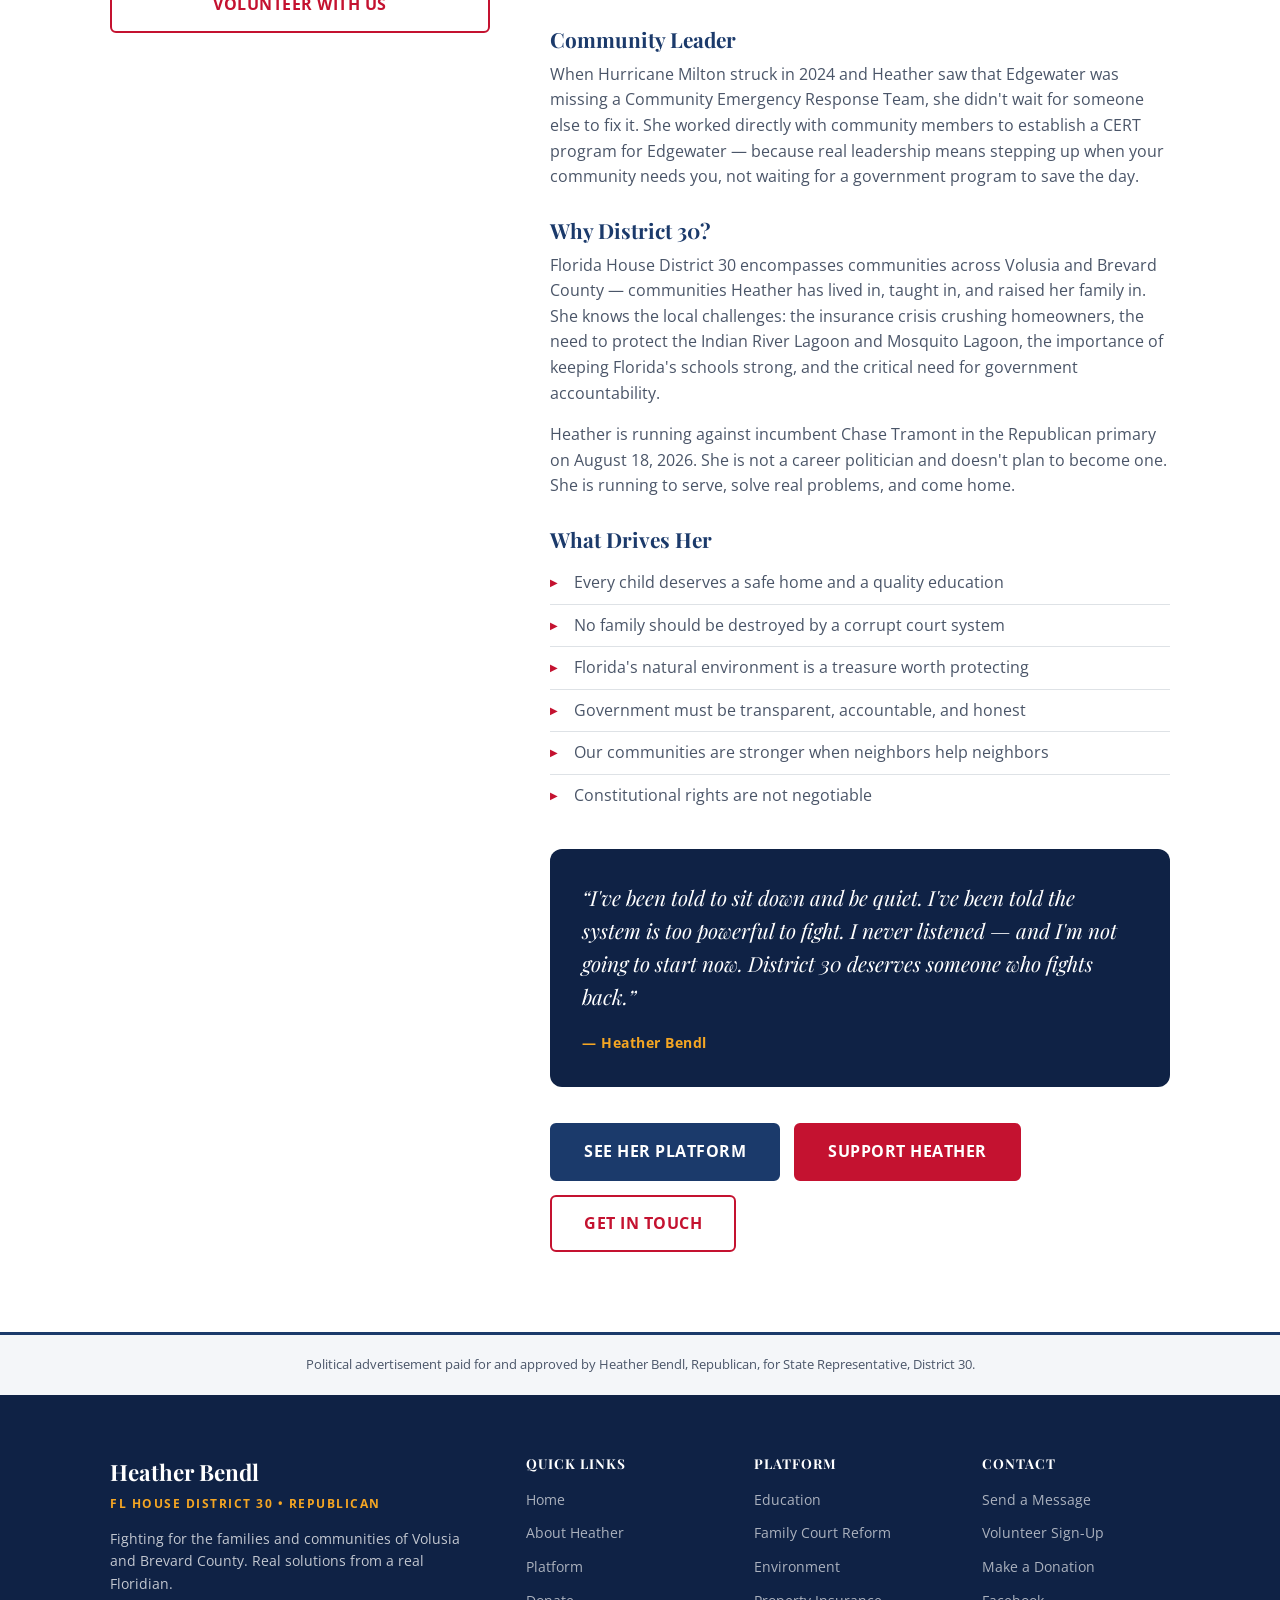
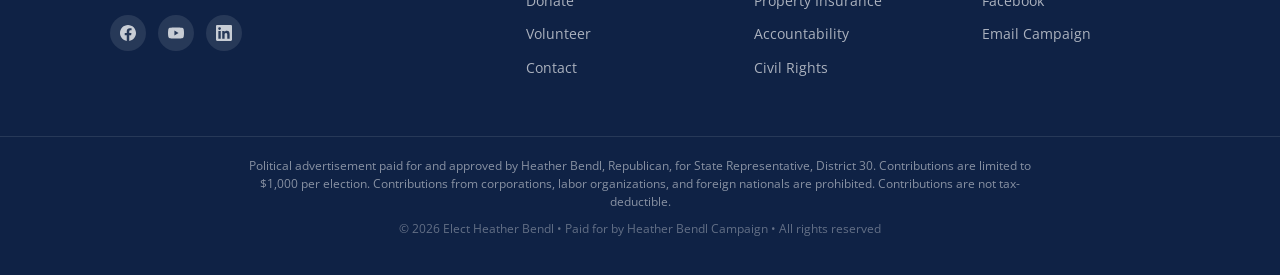
<file: bendell/about.html>
<!DOCTYPE html>
<html lang="en">
<head>
  <meta charset="UTF-8" />
  <meta name="viewport" content="width=device-width, initial-scale=1.0" />
  <title>About Heather Bendl | FL House District 30 | Republican Candidate</title>
  <meta name="description" content="Learn about Heather Bendl — marine biology educator, mother of four, civil rights advocate, and Republican candidate for Florida House of Representatives District 30 in Volusia and Brevard County." />
  <link rel="preconnect" href="https://fonts.googleapis.com" />
  <link href="https://fonts.googleapis.com/css2?family=Playfair+Display:wght@400;600;700&family=Open+Sans:wght@300;400;600;700&display=swap" rel="stylesheet" />
  <link rel="stylesheet" href="css/style.css" />
</head>
<body>

  <!-- TOPBAR -->
  <div class="topbar">
    <div class="container">
      <span>Republican Candidate &bull; Florida House of Representatives &bull; District 30 &bull; Primary: August 18, 2026</span>
      <div class="topbar__social">
        <a href="https://www.facebook.com/ElectHeatherBendl" target="_blank" rel="noopener" aria-label="Facebook">
          <svg viewBox="0 0 24 24" width="16" height="16" fill="currentColor"><path d="M24 12.073c0-6.627-5.373-12-12-12s-12 5.373-12 12c0 5.99 4.388 10.954 10.125 11.854v-8.385H7.078v-3.47h3.047V9.43c0-3.007 1.792-4.669 4.533-4.669 1.312 0 2.686.235 2.686.235v2.953H15.83c-1.491 0-1.956.925-1.956 1.874v2.25h3.328l-.532 3.47h-2.796v8.385C19.612 23.027 24 18.062 24 12.073z"/></svg>
        </a>
        <a href="https://www.youtube.com/@JusticefortheSerlickChildren" target="_blank" rel="noopener" aria-label="YouTube">
          <svg viewBox="0 0 24 24" width="16" height="16" fill="currentColor"><path d="M23.495 6.205a3.007 3.007 0 0 0-2.088-2.088c-1.87-.501-9.396-.501-9.396-.501s-7.507-.01-9.396.501A3.007 3.007 0 0 0 .527 6.205a31.247 31.247 0 0 0-.522 5.805 31.247 31.247 0 0 0 .522 5.783 3.007 3.007 0 0 0 2.088 2.088c1.868.502 9.396.502 9.396.502s7.506 0 9.396-.502a3.007 3.007 0 0 0 2.088-2.088 31.247 31.247 0 0 0 .5-5.783 31.247 31.247 0 0 0-.5-5.805zM9.609 15.601V8.408l6.264 3.602z"/></svg>
        </a>
        <a href="https://www.linkedin.com/in/heatherbendl/" target="_blank" rel="noopener" aria-label="LinkedIn">
          <svg viewBox="0 0 24 24" width="16" height="16" fill="currentColor"><path d="M20.447 20.452h-3.554v-5.569c0-1.328-.027-3.037-1.852-3.037-1.853 0-2.136 1.445-2.136 2.939v5.667H9.351V9h3.414v1.561h.046c.477-.9 1.637-1.85 3.37-1.85 3.601 0 4.267 2.37 4.267 5.455v6.286zM5.337 7.433a2.062 2.062 0 0 1-2.063-2.065 2.064 2.064 0 1 1 2.063 2.065zm1.782 13.019H3.555V9h3.564v11.452zM22.225 0H1.771C.792 0 0 .774 0 1.729v20.542C0 23.227.792 24 1.771 24h20.451C23.2 24 24 23.227 24 22.271V1.729C24 .774 23.2 0 22.222 0h.003z"/></svg>
        </a>
      </div>
    </div>
  </div>

  <!-- NAVBAR -->
  <nav class="navbar" id="navbar">
    <div class="container">
      <a href="index.html" class="navbar__brand">
        <span class="navbar__brand-name">Heather Bendl</span>
        <span class="navbar__brand-sub">FL House District 30 &bull; Republican</span>
      </a>
      <ul class="navbar__nav" id="nav-menu">
        <li><a href="index.html">Home</a></li>
        <li><a href="about.html" class="active">About Heather</a></li>
        <li><a href="platform.html">Platform</a></li>
        <li><a href="volunteer.html">Volunteer</a></li>
        <li><a href="contact.html">Contact</a></li>
        <li><a href="donate.html" class="navbar__donate">Donate</a></li>
      </ul>
      <button class="navbar__hamburger" id="hamburger" aria-label="Toggle menu">
        <span></span><span></span><span></span>
      </button>
    </div>
  </nav>

  <!-- PAGE HERO -->
  <div class="page-hero">
    <p class="page-hero__breadcrumb"><a href="index.html">Home</a> &rsaquo; About Heather</p>
    <h1>Meet Heather Bendl</h1>
    <p>Educator. Advocate. Mother. Fighter. A true Floridian running to make District 30 stronger.</p>
  </div>

  <!-- ABOUT CONTENT -->
  <section class="about-section">
    <div class="container">
      <div class="about-grid">

        <!-- SIDEBAR -->
        <aside>
          <div class="about-sidebar__photo-wrap">
            <!-- PHOTO PLACEHOLDER: Replace the div below with:
                 <img src="images/heather-bendl-profile.jpg" alt="Heather Bendl" class="about-sidebar__photo" /> -->
            <div class="about-sidebar__photo-placeholder">
              <svg viewBox="0 0 24 24" fill="currentColor"><path d="M12 12c2.7 0 4.8-2.1 4.8-4.8S14.7 2.4 12 2.4 7.2 4.5 7.2 7.2 9.3 12 12 12zm0 2.4c-3.2 0-9.6 1.6-9.6 4.8v2.4h19.2v-2.4c0-3.2-6.4-4.8-9.6-4.8z"/></svg>
              <span>Candidate Photo<br />Coming Soon</span>
            </div>
          </div>
          <div class="about-sidebar__badge">
            <div class="about-sidebar__badge-title">Republican Candidate</div>
            <div class="about-sidebar__badge-name">Heather Louise Bendl</div>
            <div class="about-sidebar__badge-info">FL House of Representatives &bull; District 30<br />Volusia &amp; Brevard County</div>
          </div>
          <div style="margin-top:20px;padding:20px;background:var(--light);border-radius:var(--radius-lg);">
            <h4 style="font-size:0.85rem;letter-spacing:1px;text-transform:uppercase;color:var(--navy);margin-bottom:14px;">Key Facts</h4>
            <ul style="list-style:none;font-size:0.9rem;color:var(--text-muted);">
              <li style="padding:8px 0;border-bottom:1px solid var(--gray-light);"><strong style="color:var(--navy);">Party:</strong> Republican</li>
              <li style="padding:8px 0;border-bottom:1px solid var(--gray-light);"><strong style="color:var(--navy);">Office:</strong> FL House District 30</li>
              <li style="padding:8px 0;border-bottom:1px solid var(--gray-light);"><strong style="color:var(--navy);">Primary:</strong> August 18, 2026</li>
              <li style="padding:8px 0;border-bottom:1px solid var(--gray-light);"><strong style="color:var(--navy);">General:</strong> November 3, 2026</li>
              <li style="padding:8px 0;border-bottom:1px solid var(--gray-light);"><strong style="color:var(--navy);">Hometown:</strong> Edgewater, FL</li>
              <li style="padding:8px 0;border-bottom:1px solid var(--gray-light);"><strong style="color:var(--navy);">Education:</strong> B.S. Degree</li>
              <li style="padding:8px 0;"><strong style="color:var(--navy);">Career:</strong> Educator</li>
            </ul>
          </div>
          <div style="margin-top:20px;text-align:center;">
            <a href="donate.html" class="btn btn--red w-full" style="display:block;text-align:center;">Donate to Heather's Campaign</a>
            <a href="volunteer.html" class="btn btn--outline-red w-full" style="display:block;text-align:center;margin-top:10px;">Volunteer with Us</a>
          </div>
        </aside>

        <!-- MAIN CONTENT -->
        <div class="about-content">
          <span class="section-label">Her Story</span>
          <h2>A Fighter Born from Experience</h2>
          <div class="section-divider"></div>

          <p>Heather Bendl isn't running for office because politics is a career path. She is running because she has seen how broken government can hurt real families — and she refuses to be silent about it.</p>

          <p>A longtime resident of Edgewater, Florida, Heather has built her life in the heart of Volusia and Brevard counties. She is a mother of four, a high school marine biology educator in Florida's public schools, a civil rights advocate, a podcast host, and a courageous whistleblower who has spent years exposing corruption in Florida's family court system.</p>

          <div class="stat-row">
            <div class="stat-item">
              <span class="stat-item__num">4</span>
              <span class="stat-item__label">Children</span>
            </div>
            <div class="stat-item">
              <span class="stat-item__num">FL</span>
              <span class="stat-item__label">Public School Educator</span>
            </div>
            <div class="stat-item">
              <span class="stat-item__num">30</span>
              <span class="stat-item__label">House District</span>
            </div>
          </div>

          <h3>Educator First</h3>
          <p>Heather's daily classroom work as a high school marine biology teacher gives her something most politicians simply don't have: a front-row seat to the real challenges facing Florida students, parents, and teachers. She understands that real educational reform comes from listening to those in the trenches — not from bureaucrats in Tallahassee who have never set foot in a public school classroom.</p>
          <p>She has applied for science grants from organizations like Lockheed Martin and Duke Energy to give her students hands-on learning opportunities — because she believes that when the government won't fund something vital, you find another way.</p>

          <h3>Civil Rights Advocate &amp; Whistleblower</h3>
          <p>Heather's advocacy goes far beyond the classroom. She is a family court and CPS (Child Protective Services) corruption whistleblower who has faced the system head-on, challenging court orders that she argues were issued without proper legal authority and in violation of constitutional Due Process rights.</p>
          <p>She has active appeals in both Florida and Illinois, fighting for the principle that geography and Due Process matter — that no court can simply disregard the law when it becomes inconvenient. Her courage in exposing this systemic corruption has made her a voice for thousands of Florida families who have felt abandoned by a system that should protect them.</p>

          <h3>Community Leader</h3>
          <p>When Hurricane Milton struck in 2024 and Heather saw that Edgewater was missing a Community Emergency Response Team, she didn't wait for someone else to fix it. She worked directly with community members to establish a CERT program for Edgewater — because real leadership means stepping up when your community needs you, not waiting for a government program to save the day.</p>

          <h3>Why District 30?</h3>
          <p>Florida House District 30 encompasses communities across Volusia and Brevard County — communities Heather has lived in, taught in, and raised her family in. She knows the local challenges: the insurance crisis crushing homeowners, the need to protect the Indian River Lagoon and Mosquito Lagoon, the importance of keeping Florida's schools strong, and the critical need for government accountability.</p>
          <p>Heather is running against incumbent Chase Tramont in the Republican primary on August 18, 2026. She is not a career politician and doesn't plan to become one. She is running to serve, solve real problems, and come home.</p>

          <h3>What Drives Her</h3>
          <ul>
            <li>Every child deserves a safe home and a quality education</li>
            <li>No family should be destroyed by a corrupt court system</li>
            <li>Florida's natural environment is a treasure worth protecting</li>
            <li>Government must be transparent, accountable, and honest</li>
            <li>Our communities are stronger when neighbors help neighbors</li>
            <li>Constitutional rights are not negotiable</li>
          </ul>

          <div style="background:var(--navy-dark);color:var(--white);border-radius:var(--radius-lg);padding:32px;margin-top:32px;">
            <p style="font-family:var(--serif);font-size:1.3rem;color:var(--white);font-style:italic;margin-bottom:16px;">&ldquo;I've been told to sit down and be quiet. I've been told the system is too powerful to fight. I never listened — and I'm not going to start now. District 30 deserves someone who fights back.&rdquo;</p>
            <cite style="color:var(--gold);font-size:0.85rem;font-weight:700;letter-spacing:0.5px;font-style:normal;">— Heather Bendl</cite>
          </div>

          <div style="margin-top:36px;display:flex;gap:14px;flex-wrap:wrap;">
            <a href="platform.html" class="btn btn--navy">See Her Platform</a>
            <a href="donate.html" class="btn btn--red">Support Heather</a>
            <a href="contact.html" class="btn btn--outline-red">Get in Touch</a>
          </div>
        </div>

      </div>
    </div>
  </section>

  <!-- LEGAL DISCLAIMER -->
  <div class="legal-disclaimer">
    Political advertisement paid for and approved by Heather Bendl, Republican, for State Representative, District 30.
  </div>

  <!-- FOOTER -->
  <footer class="footer">
    <div class="container">
      <div>
        <span class="footer__brand-name">Heather Bendl</span>
        <span class="footer__brand-sub">FL House District 30 &bull; Republican</span>
        <p class="footer__desc">Fighting for the families and communities of Volusia and Brevard County. Real solutions from a real Floridian.</p>
        <div class="footer__social">
          <a href="https://www.facebook.com/ElectHeatherBendl" target="_blank" rel="noopener" aria-label="Facebook">
            <svg viewBox="0 0 24 24" width="16" height="16" fill="currentColor"><path d="M24 12.073c0-6.627-5.373-12-12-12s-12 5.373-12 12c0 5.99 4.388 10.954 10.125 11.854v-8.385H7.078v-3.47h3.047V9.43c0-3.007 1.792-4.669 4.533-4.669 1.312 0 2.686.235 2.686.235v2.953H15.83c-1.491 0-1.956.925-1.956 1.874v2.25h3.328l-.532 3.47h-2.796v8.385C19.612 23.027 24 18.062 24 12.073z"/></svg>
          </a>
          <a href="https://www.youtube.com/@JusticefortheSerlickChildren" target="_blank" rel="noopener" aria-label="YouTube">
            <svg viewBox="0 0 24 24" width="16" height="16" fill="currentColor"><path d="M23.495 6.205a3.007 3.007 0 0 0-2.088-2.088c-1.87-.501-9.396-.501-9.396-.501s-7.507-.010-9.396.501A3.007 3.007 0 0 0 .527 6.205a31.247 31.247 0 0 0-.522 5.805 31.247 31.247 0 0 0 .522 5.783 3.007 3.007 0 0 0 2.088 2.088c1.868.502 9.396.502 9.396.502s7.506 0 9.396-.502a3.007 3.007 0 0 0 2.088-2.088 31.247 31.247 0 0 0 .5-5.783 31.247 31.247 0 0 0-.5-5.805zM9.609 15.601V8.408l6.264 3.602z"/></svg>
          </a>
          <a href="https://www.linkedin.com/in/heatherbendl/" target="_blank" rel="noopener" aria-label="LinkedIn">
            <svg viewBox="0 0 24 24" width="16" height="16" fill="currentColor"><path d="M20.447 20.452h-3.554v-5.569c0-1.328-.027-3.037-1.852-3.037-1.853 0-2.136 1.445-2.136 2.939v5.667H9.351V9h3.414v1.561h.046c.477-.9 1.637-1.85 3.37-1.85 3.601 0 4.267 2.37 4.267 5.455v6.286zM5.337 7.433a2.062 2.062 0 0 1-2.063-2.065 2.064 2.064 0 1 1 2.063 2.065zm1.782 13.019H3.555V9h3.564v11.452zM22.225 0H1.771C.792 0 0 .774 0 1.729v20.542C0 23.227.792 24 1.771 24h20.451C23.2 24 24 23.227 24 22.271V1.729C24 .774 23.2 0 22.222 0h.003z"/></svg>
          </a>
        </div>
      </div>
      <div class="footer__col">
        <h4>Quick Links</h4>
        <ul>
          <li><a href="index.html">Home</a></li>
          <li><a href="about.html">About Heather</a></li>
          <li><a href="platform.html">Platform</a></li>
          <li><a href="donate.html">Donate</a></li>
          <li><a href="volunteer.html">Volunteer</a></li>
          <li><a href="contact.html">Contact</a></li>
        </ul>
      </div>
      <div class="footer__col">
        <h4>Platform</h4>
        <ul>
          <li><a href="platform.html#education">Education</a></li>
          <li><a href="platform.html#family-courts">Family Court Reform</a></li>
          <li><a href="platform.html#environment">Environment</a></li>
          <li><a href="platform.html#insurance">Property Insurance</a></li>
          <li><a href="platform.html#accountability">Accountability</a></li>
          <li><a href="platform.html#civil-rights">Civil Rights</a></li>
        </ul>
      </div>
      <div class="footer__col">
        <h4>Contact</h4>
        <ul>
          <li><a href="contact.html">Send a Message</a></li>
          <li><a href="volunteer.html">Volunteer Sign-Up</a></li>
          <li><a href="donate.html">Make a Donation</a></li>
          <li><a href="https://www.facebook.com/ElectHeatherBendl" target="_blank" rel="noopener">Facebook</a></li>
          <li><a href="mailto:campaign@heatherbendell.com">Email Campaign</a></li>
        </ul>
      </div>
    </div>
    <div class="footer__bottom">
      <p class="footer__disclaimer">
        Political advertisement paid for and approved by Heather Bendl, Republican, for State Representative, District 30. Contributions are limited to $1,000 per election. Contributions from corporations, labor organizations, and foreign nationals are prohibited. Contributions are not tax-deductible.
      </p>
      <p class="footer__copyright">&copy; 2026 Elect Heather Bendl &bull; Paid for by Heather Bendl Campaign &bull; All rights reserved</p>
    </div>
  </footer>

  <script src="js/main.js"></script>
</body>
</html>
</file>
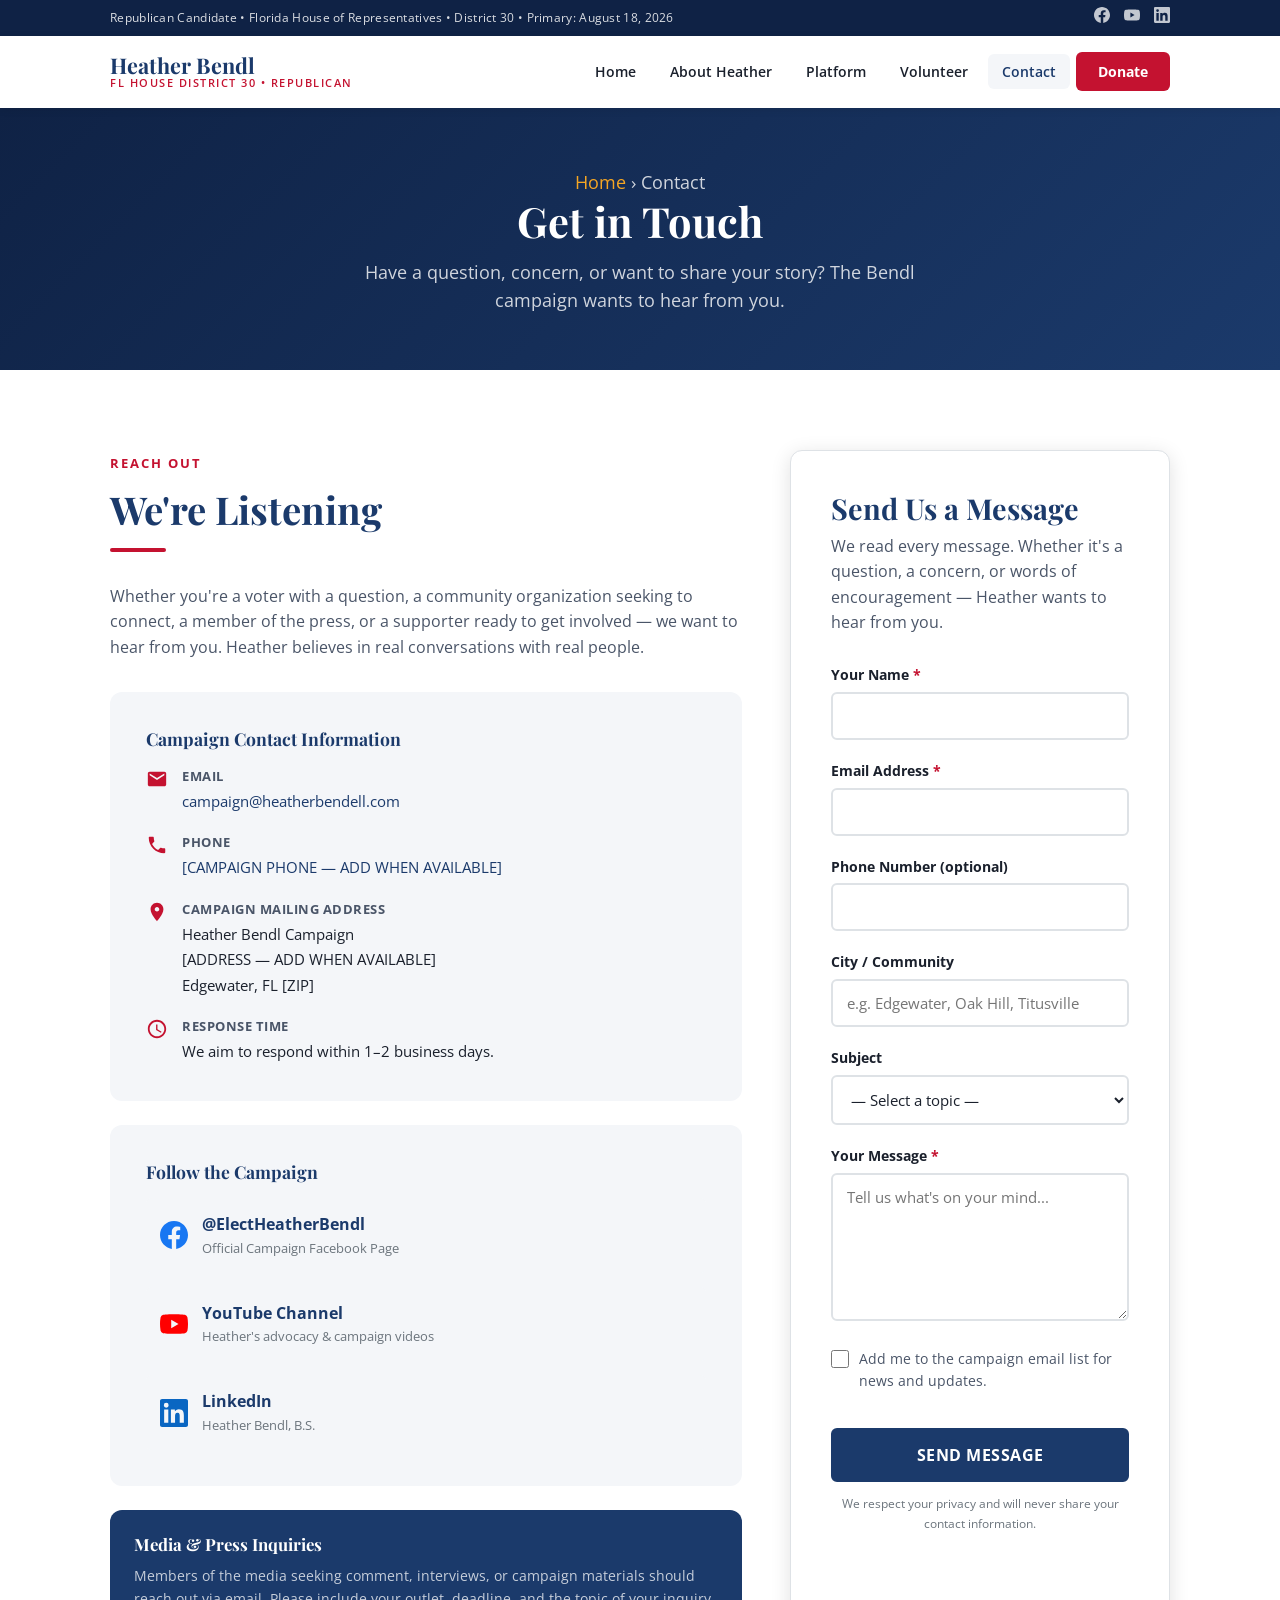
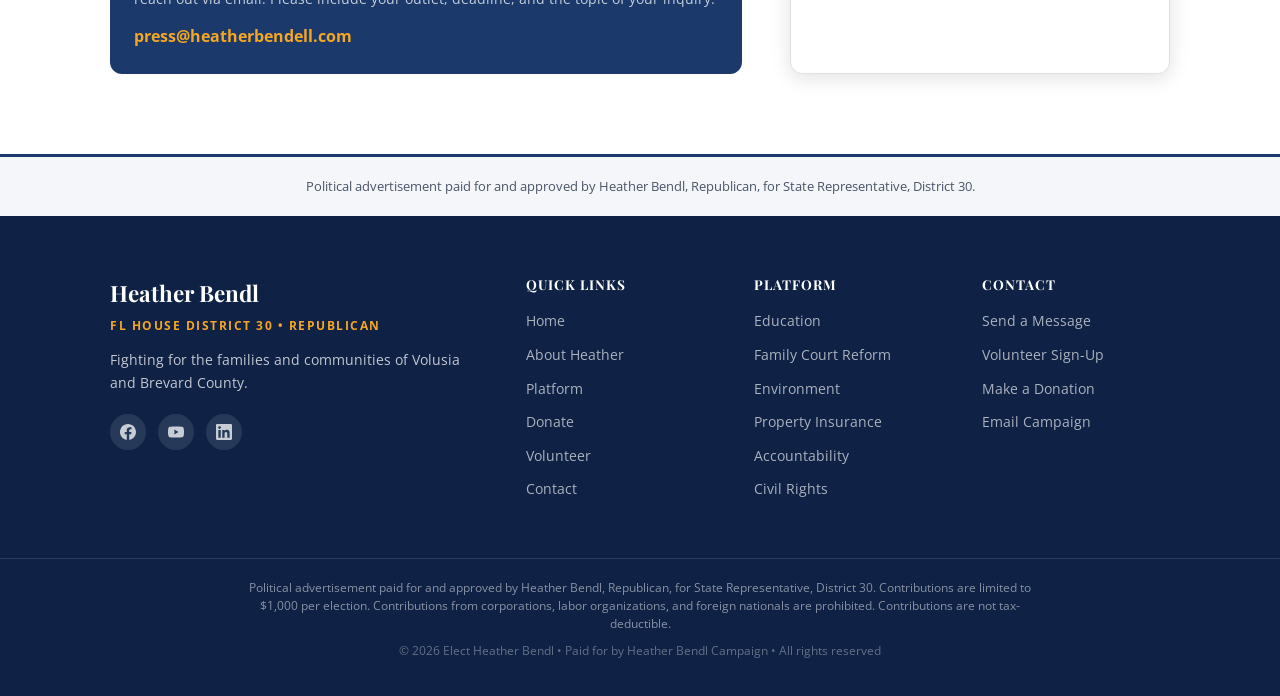
<file: bendell/contact.html>
<!DOCTYPE html>
<html lang="en">
<head>
  <meta charset="UTF-8" />
  <meta name="viewport" content="width=device-width, initial-scale=1.0" />
  <title>Contact | Heather Bendl for FL House District 30</title>
  <meta name="description" content="Get in touch with the Heather Bendl campaign for Florida House of Representatives District 30. We'd love to hear from voters in Volusia and Brevard County." />
  <link rel="preconnect" href="https://fonts.googleapis.com" />
  <link href="https://fonts.googleapis.com/css2?family=Playfair+Display:wght@400;600;700&family=Open+Sans:wght@300;400;600;700&display=swap" rel="stylesheet" />
  <link rel="stylesheet" href="css/style.css" />
</head>
<body>

  <div class="topbar">
    <div class="container">
      <span>Republican Candidate &bull; Florida House of Representatives &bull; District 30 &bull; Primary: August 18, 2026</span>
      <div class="topbar__social">
        <a href="https://www.facebook.com/ElectHeatherBendl" target="_blank" rel="noopener" aria-label="Facebook">
          <svg viewBox="0 0 24 24" width="16" height="16" fill="currentColor"><path d="M24 12.073c0-6.627-5.373-12-12-12s-12 5.373-12 12c0 5.99 4.388 10.954 10.125 11.854v-8.385H7.078v-3.47h3.047V9.43c0-3.007 1.792-4.669 4.533-4.669 1.312 0 2.686.235 2.686.235v2.953H15.83c-1.491 0-1.956.925-1.956 1.874v2.25h3.328l-.532 3.47h-2.796v8.385C19.612 23.027 24 18.062 24 12.073z"/></svg>
        </a>
        <a href="https://www.youtube.com/@JusticefortheSerlickChildren" target="_blank" rel="noopener" aria-label="YouTube">
          <svg viewBox="0 0 24 24" width="16" height="16" fill="currentColor"><path d="M23.495 6.205a3.007 3.007 0 0 0-2.088-2.088c-1.87-.501-9.396-.501-9.396-.501s-7.507-.01-9.396.501A3.007 3.007 0 0 0 .527 6.205a31.247 31.247 0 0 0-.522 5.805 31.247 31.247 0 0 0 .522 5.783 3.007 3.007 0 0 0 2.088 2.088c1.868.502 9.396.502 9.396.502s7.506 0 9.396-.502a3.007 3.007 0 0 0 2.088-2.088 31.247 31.247 0 0 0 .5-5.783 31.247 31.247 0 0 0-.5-5.805zM9.609 15.601V8.408l6.264 3.602z"/></svg>
        </a>
        <a href="https://www.linkedin.com/in/heatherbendl/" target="_blank" rel="noopener" aria-label="LinkedIn">
          <svg viewBox="0 0 24 24" width="16" height="16" fill="currentColor"><path d="M20.447 20.452h-3.554v-5.569c0-1.328-.027-3.037-1.852-3.037-1.853 0-2.136 1.445-2.136 2.939v5.667H9.351V9h3.414v1.561h.046c.477-.9 1.637-1.85 3.37-1.85 3.601 0 4.267 2.37 4.267 5.455v6.286zM5.337 7.433a2.062 2.062 0 0 1-2.063-2.065 2.064 2.064 0 1 1 2.063 2.065zm1.782 13.019H3.555V9h3.564v11.452zM22.225 0H1.771C.792 0 0 .774 0 1.729v20.542C0 23.227.792 24 1.771 24h20.451C23.2 24 24 23.227 24 22.271V1.729C24 .774 23.2 0 22.222 0h.003z"/></svg>
        </a>
      </div>
    </div>
  </div>

  <nav class="navbar" id="navbar">
    <div class="container">
      <a href="index.html" class="navbar__brand">
        <span class="navbar__brand-name">Heather Bendl</span>
        <span class="navbar__brand-sub">FL House District 30 &bull; Republican</span>
      </a>
      <ul class="navbar__nav" id="nav-menu">
        <li><a href="index.html">Home</a></li>
        <li><a href="about.html">About Heather</a></li>
        <li><a href="platform.html">Platform</a></li>
        <li><a href="volunteer.html">Volunteer</a></li>
        <li><a href="contact.html" class="active">Contact</a></li>
        <li><a href="donate.html" class="navbar__donate">Donate</a></li>
      </ul>
      <button class="navbar__hamburger" id="hamburger" aria-label="Toggle menu">
        <span></span><span></span><span></span>
      </button>
    </div>
  </nav>

  <div class="page-hero">
    <p class="page-hero__breadcrumb"><a href="index.html">Home</a> &rsaquo; Contact</p>
    <h1>Get in Touch</h1>
    <p>Have a question, concern, or want to share your story? The Bendl campaign wants to hear from you.</p>
  </div>

  <section class="contact-section">
    <div class="container">
      <div class="contact-grid">

        <!-- LEFT: CONTACT INFO -->
        <div>
          <span class="section-label">Reach Out</span>
          <h2 class="section-title">We're Listening</h2>
          <div class="section-divider"></div>
          <p style="color:var(--text-muted);margin-bottom:32px;">Whether you're a voter with a question, a community organization seeking to connect, a member of the press, or a supporter ready to get involved — we want to hear from you. Heather believes in real conversations with real people.</p>

          <div class="contact-info-card">
            <h3>Campaign Contact Information</h3>

            <div class="contact-info-item">
              <svg viewBox="0 0 24 24"><path d="M20 4H4c-1.1 0-1.99.9-1.99 2L2 18c0 1.1.9 2 2 2h16c1.1 0 2-.9 2-2V6c0-1.1-.9-2-2-2zm0 4l-8 5-8-5V6l8 5 8-5v2z"/></svg>
              <div>
                <strong>Email</strong>
                <span><a href="mailto:campaign@heatherbendell.com">campaign@heatherbendell.com</a></span>
              </div>
            </div>

            <div class="contact-info-item">
              <svg viewBox="0 0 24 24"><path d="M6.62 10.79c1.44 2.83 3.76 5.14 6.59 6.59l2.2-2.2c.27-.27.67-.36 1.02-.24 1.12.37 2.33.57 3.57.57.55 0 1 .45 1 1V20c0 .55-.45 1-1 1-9.39 0-17-7.61-17-17 0-.55.45-1 1-1h3.5c.55 0 1 .45 1 1 0 1.25.2 2.45.57 3.57.11.35.03.74-.25 1.02l-2.2 2.2z"/></svg>
              <div>
                <strong>Phone</strong>
                <span><a href="tel:+1XXXXXXXXXX">[CAMPAIGN PHONE — ADD WHEN AVAILABLE]</a></span>
              </div>
            </div>

            <div class="contact-info-item">
              <svg viewBox="0 0 24 24"><path d="M12 2C8.13 2 5 5.13 5 9c0 5.25 7 13 7 13s7-7.75 7-13c0-3.87-3.13-7-7-7zm0 9.5c-1.38 0-2.5-1.12-2.5-2.5s1.12-2.5 2.5-2.5 2.5 1.12 2.5 2.5-1.12 2.5-2.5 2.5z"/></svg>
              <div>
                <strong>Campaign Mailing Address</strong>
                <span>Heather Bendl Campaign<br />[ADDRESS — ADD WHEN AVAILABLE]<br />Edgewater, FL [ZIP]</span>
              </div>
            </div>

            <div class="contact-info-item">
              <svg viewBox="0 0 24 24"><path d="M11.99 2C6.47 2 2 6.48 2 12s4.47 10 9.99 10C17.52 22 22 17.52 22 12S17.52 2 11.99 2zM12 20c-4.42 0-8-3.58-8-8s3.58-8 8-8 8 3.58 8 8-3.58 8-8 8zm.5-13H11v6l5.25 3.15.75-1.23-4.5-2.67V7z"/></svg>
              <div>
                <strong>Response Time</strong>
                <span>We aim to respond within 1–2 business days.</span>
              </div>
            </div>
          </div>

          <!-- SOCIAL MEDIA -->
          <div class="contact-info-card">
            <h3>Follow the Campaign</h3>
            <div style="display:flex;flex-direction:column;gap:14px;">
              <a href="https://www.facebook.com/ElectHeatherBendl" target="_blank" rel="noopener" style="display:flex;align-items:center;gap:14px;padding:14px;background:var(--light);border-radius:var(--radius);text-decoration:none;color:var(--text);transition:all 0.2s;" onmouseover="this.style.background='#E7F0FF'" onmouseout="this.style.background='var(--light)'">
                <svg viewBox="0 0 24 24" width="28" height="28" fill="#1877F2"><path d="M24 12.073c0-6.627-5.373-12-12-12s-12 5.373-12 12c0 5.99 4.388 10.954 10.125 11.854v-8.385H7.078v-3.47h3.047V9.43c0-3.007 1.792-4.669 4.533-4.669 1.312 0 2.686.235 2.686.235v2.953H15.83c-1.491 0-1.956.925-1.956 1.874v2.25h3.328l-.532 3.47h-2.796v8.385C19.612 23.027 24 18.062 24 12.073z"/></svg>
                <div>
                  <div style="font-weight:700;color:var(--navy);">@ElectHeatherBendl</div>
                  <div style="font-size:0.82rem;color:var(--gray);">Official Campaign Facebook Page</div>
                </div>
              </a>
              <a href="https://www.youtube.com/@JusticefortheSerlickChildren" target="_blank" rel="noopener" style="display:flex;align-items:center;gap:14px;padding:14px;background:var(--light);border-radius:var(--radius);text-decoration:none;color:var(--text);transition:all 0.2s;" onmouseover="this.style.background='#FFF0EE'" onmouseout="this.style.background='var(--light)'">
                <svg viewBox="0 0 24 24" width="28" height="28" fill="#FF0000"><path d="M23.495 6.205a3.007 3.007 0 0 0-2.088-2.088c-1.87-.501-9.396-.501-9.396-.501s-7.507-.01-9.396.501A3.007 3.007 0 0 0 .527 6.205a31.247 31.247 0 0 0-.522 5.805 31.247 31.247 0 0 0 .522 5.783 3.007 3.007 0 0 0 2.088 2.088c1.868.502 9.396.502 9.396.502s7.506 0 9.396-.502a3.007 3.007 0 0 0 2.088-2.088 31.247 31.247 0 0 0 .5-5.783 31.247 31.247 0 0 0-.5-5.805zM9.609 15.601V8.408l6.264 3.602z"/></svg>
                <div>
                  <div style="font-weight:700;color:var(--navy);">YouTube Channel</div>
                  <div style="font-size:0.82rem;color:var(--gray);">Heather's advocacy &amp; campaign videos</div>
                </div>
              </a>
              <a href="https://www.linkedin.com/in/heatherbendl/" target="_blank" rel="noopener" style="display:flex;align-items:center;gap:14px;padding:14px;background:var(--light);border-radius:var(--radius);text-decoration:none;color:var(--text);transition:all 0.2s;" onmouseover="this.style.background='#E8F4FA'" onmouseout="this.style.background='var(--light)'">
                <svg viewBox="0 0 24 24" width="28" height="28" fill="#0A66C2"><path d="M20.447 20.452h-3.554v-5.569c0-1.328-.027-3.037-1.852-3.037-1.853 0-2.136 1.445-2.136 2.939v5.667H9.351V9h3.414v1.561h.046c.477-.9 1.637-1.85 3.37-1.85 3.601 0 4.267 2.37 4.267 5.455v6.286zM5.337 7.433a2.062 2.062 0 0 1-2.063-2.065 2.064 2.064 0 1 1 2.063 2.065zm1.782 13.019H3.555V9h3.564v11.452zM22.225 0H1.771C.792 0 0 .774 0 1.729v20.542C0 23.227.792 24 1.771 24h20.451C23.2 24 24 23.227 24 22.271V1.729C24 .774 23.2 0 22.222 0h.003z"/></svg>
                <div>
                  <div style="font-weight:700;color:var(--navy);">LinkedIn</div>
                  <div style="font-size:0.82rem;color:var(--gray);">Heather Bendl, B.S.</div>
                </div>
              </a>
            </div>
          </div>

          <!-- PRESS CONTACT -->
          <div style="background:var(--navy);color:var(--white);border-radius:var(--radius-lg);padding:24px;">
            <h3 style="color:var(--white);font-size:1.05rem;margin-bottom:10px;">Media &amp; Press Inquiries</h3>
            <p style="color:rgba(255,255,255,0.75);font-size:0.9rem;margin-bottom:14px;">Members of the media seeking comment, interviews, or campaign materials should reach out via email. Please include your outlet, deadline, and the topic of your inquiry.</p>
            <a href="mailto:press@heatherbendell.com" style="color:var(--gold);font-weight:700;text-decoration:none;">press@heatherbendell.com</a>
          </div>
        </div>

        <!-- RIGHT: CONTACT FORM -->
        <div class="contact-form-wrap">
          <h2>Send Us a Message</h2>
          <p>We read every message. Whether it's a question, a concern, or words of encouragement — Heather wants to hear from you.</p>

          <div id="contact-alert"></div>

          <form id="contact-form" novalidate>
            <div class="form-group">
              <label for="contact-name">Your Name <span class="req">*</span></label>
              <input type="text" id="contact-name" name="name" autocomplete="name" required />
            </div>

            <div class="form-group">
              <label for="contact-email">Email Address <span class="req">*</span></label>
              <input type="email" id="contact-email" name="email" autocomplete="email" required />
            </div>

            <div class="form-group">
              <label for="contact-phone">Phone Number (optional)</label>
              <input type="tel" id="contact-phone" name="phone" autocomplete="tel" />
            </div>

            <div class="form-group">
              <label for="contact-city">City / Community</label>
              <input type="text" id="contact-city" name="city" placeholder="e.g. Edgewater, Oak Hill, Titusville" />
            </div>

            <div class="form-group">
              <label for="contact-subject">Subject</label>
              <select id="contact-subject" name="subject">
                <option value="">— Select a topic —</option>
                <option value="general">General Question</option>
                <option value="platform">Platform / Policy Issue</option>
                <option value="volunteer">Volunteering</option>
                <option value="donation">Donation / Finance Question</option>
                <option value="media">Media / Press Inquiry</option>
                <option value="endorsement">Endorsement Inquiry</option>
                <option value="event">Event / Appearance Request</option>
                <option value="other">Other</option>
              </select>
            </div>

            <div class="form-group">
              <label for="contact-message">Your Message <span class="req">*</span></label>
              <textarea id="contact-message" name="message" rows="6" placeholder="Tell us what's on your mind..." required></textarea>
            </div>

            <div class="form-check">
              <input type="checkbox" id="contact-updates" name="updates" />
              <label for="contact-updates">Add me to the campaign email list for news and updates.</label>
            </div>

            <button type="submit" class="btn btn--navy w-full" style="margin-top:16px;font-size:1rem;">Send Message</button>

            <p style="font-size:0.78rem;color:var(--gray);margin-top:12px;text-align:center;">
              We respect your privacy and will never share your contact information.
            </p>
          </form>
        </div>

      </div>
    </div>
  </section>

  <div class="legal-disclaimer">
    Political advertisement paid for and approved by Heather Bendl, Republican, for State Representative, District 30.
  </div>

  <footer class="footer">
    <div class="container">
      <div>
        <span class="footer__brand-name">Heather Bendl</span>
        <span class="footer__brand-sub">FL House District 30 &bull; Republican</span>
        <p class="footer__desc">Fighting for the families and communities of Volusia and Brevard County.</p>
        <div class="footer__social">
          <a href="https://www.facebook.com/ElectHeatherBendl" target="_blank" rel="noopener" aria-label="Facebook">
            <svg viewBox="0 0 24 24" width="16" height="16" fill="currentColor"><path d="M24 12.073c0-6.627-5.373-12-12-12s-12 5.373-12 12c0 5.99 4.388 10.954 10.125 11.854v-8.385H7.078v-3.47h3.047V9.43c0-3.007 1.792-4.669 4.533-4.669 1.312 0 2.686.235 2.686.235v2.953H15.83c-1.491 0-1.956.925-1.956 1.874v2.25h3.328l-.532 3.47h-2.796v8.385C19.612 23.027 24 18.062 24 12.073z"/></svg>
          </a>
          <a href="https://www.youtube.com/@JusticefortheSerlickChildren" target="_blank" rel="noopener" aria-label="YouTube">
            <svg viewBox="0 0 24 24" width="16" height="16" fill="currentColor"><path d="M23.495 6.205a3.007 3.007 0 0 0-2.088-2.088c-1.87-.501-9.396-.501-9.396-.501s-7.507-.01-9.396.501A3.007 3.007 0 0 0 .527 6.205a31.247 31.247 0 0 0-.522 5.805 31.247 31.247 0 0 0 .522 5.783 3.007 3.007 0 0 0 2.088 2.088c1.868.502 9.396.502 9.396.502s7.506 0 9.396-.502a3.007 3.007 0 0 0 2.088-2.088 31.247 31.247 0 0 0 .5-5.783 31.247 31.247 0 0 0-.5-5.805zM9.609 15.601V8.408l6.264 3.602z"/></svg>
          </a>
          <a href="https://www.linkedin.com/in/heatherbendl/" target="_blank" rel="noopener" aria-label="LinkedIn">
            <svg viewBox="0 0 24 24" width="16" height="16" fill="currentColor"><path d="M20.447 20.452h-3.554v-5.569c0-1.328-.027-3.037-1.852-3.037-1.853 0-2.136 1.445-2.136 2.939v5.667H9.351V9h3.414v1.561h.046c.477-.9 1.637-1.85 3.37-1.85 3.601 0 4.267 2.37 4.267 5.455v6.286zM5.337 7.433a2.062 2.062 0 0 1-2.063-2.065 2.064 2.064 0 1 1 2.063 2.065zm1.782 13.019H3.555V9h3.564v11.452zM22.225 0H1.771C.792 0 0 .774 0 1.729v20.542C0 23.227.792 24 1.771 24h20.451C23.2 24 24 23.227 24 22.271V1.729C24 .774 23.2 0 22.222 0h.003z"/></svg>
          </a>
        </div>
      </div>
      <div class="footer__col">
        <h4>Quick Links</h4>
        <ul>
          <li><a href="index.html">Home</a></li>
          <li><a href="about.html">About Heather</a></li>
          <li><a href="platform.html">Platform</a></li>
          <li><a href="donate.html">Donate</a></li>
          <li><a href="volunteer.html">Volunteer</a></li>
          <li><a href="contact.html">Contact</a></li>
        </ul>
      </div>
      <div class="footer__col">
        <h4>Platform</h4>
        <ul>
          <li><a href="platform.html#education">Education</a></li>
          <li><a href="platform.html#family-courts">Family Court Reform</a></li>
          <li><a href="platform.html#environment">Environment</a></li>
          <li><a href="platform.html#insurance">Property Insurance</a></li>
          <li><a href="platform.html#accountability">Accountability</a></li>
          <li><a href="platform.html#civil-rights">Civil Rights</a></li>
        </ul>
      </div>
      <div class="footer__col">
        <h4>Contact</h4>
        <ul>
          <li><a href="contact.html">Send a Message</a></li>
          <li><a href="volunteer.html">Volunteer Sign-Up</a></li>
          <li><a href="donate.html">Make a Donation</a></li>
          <li><a href="mailto:campaign@heatherbendell.com">Email Campaign</a></li>
        </ul>
      </div>
    </div>
    <div class="footer__bottom">
      <p class="footer__disclaimer">
        Political advertisement paid for and approved by Heather Bendl, Republican, for State Representative, District 30. Contributions are limited to $1,000 per election. Contributions from corporations, labor organizations, and foreign nationals are prohibited. Contributions are not tax-deductible.
      </p>
      <p class="footer__copyright">&copy; 2026 Elect Heather Bendl &bull; Paid for by Heather Bendl Campaign &bull; All rights reserved</p>
    </div>
  </footer>

  <script src="js/main.js"></script>
</body>
</html>
</file>
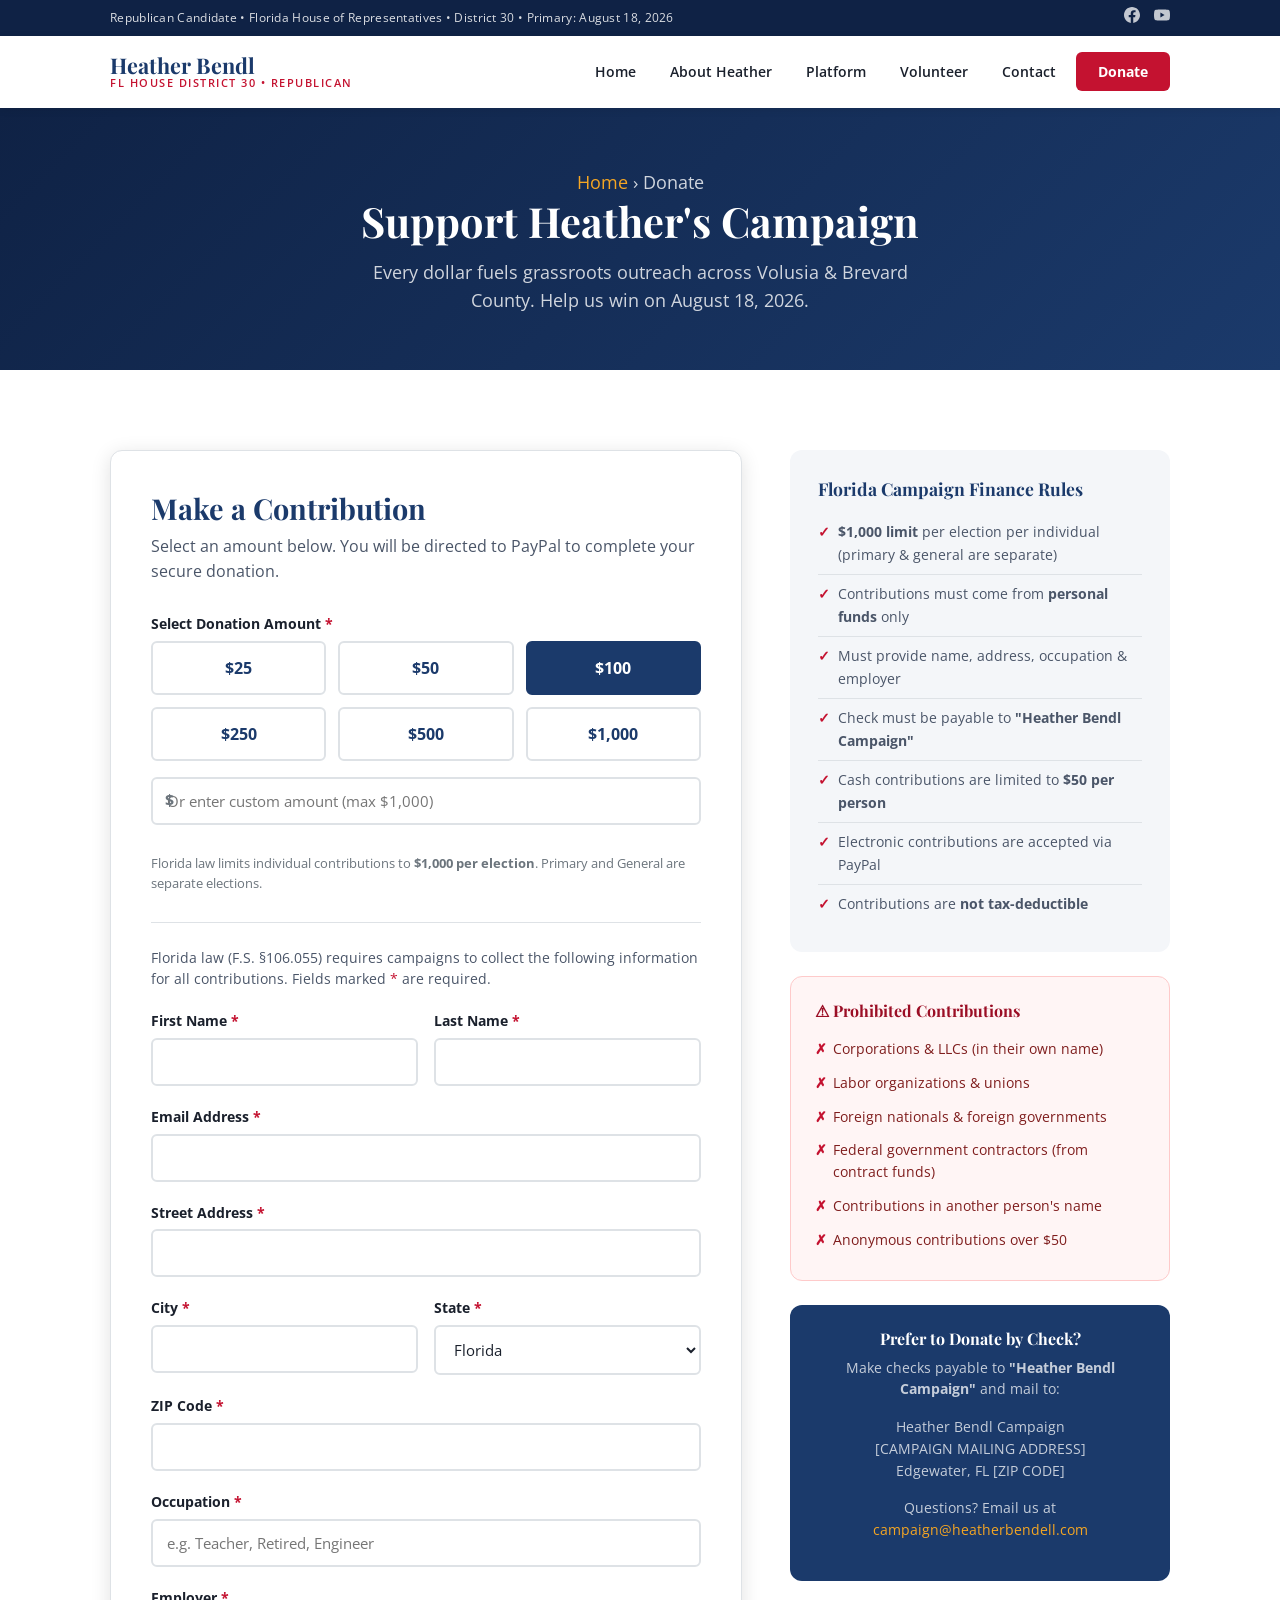
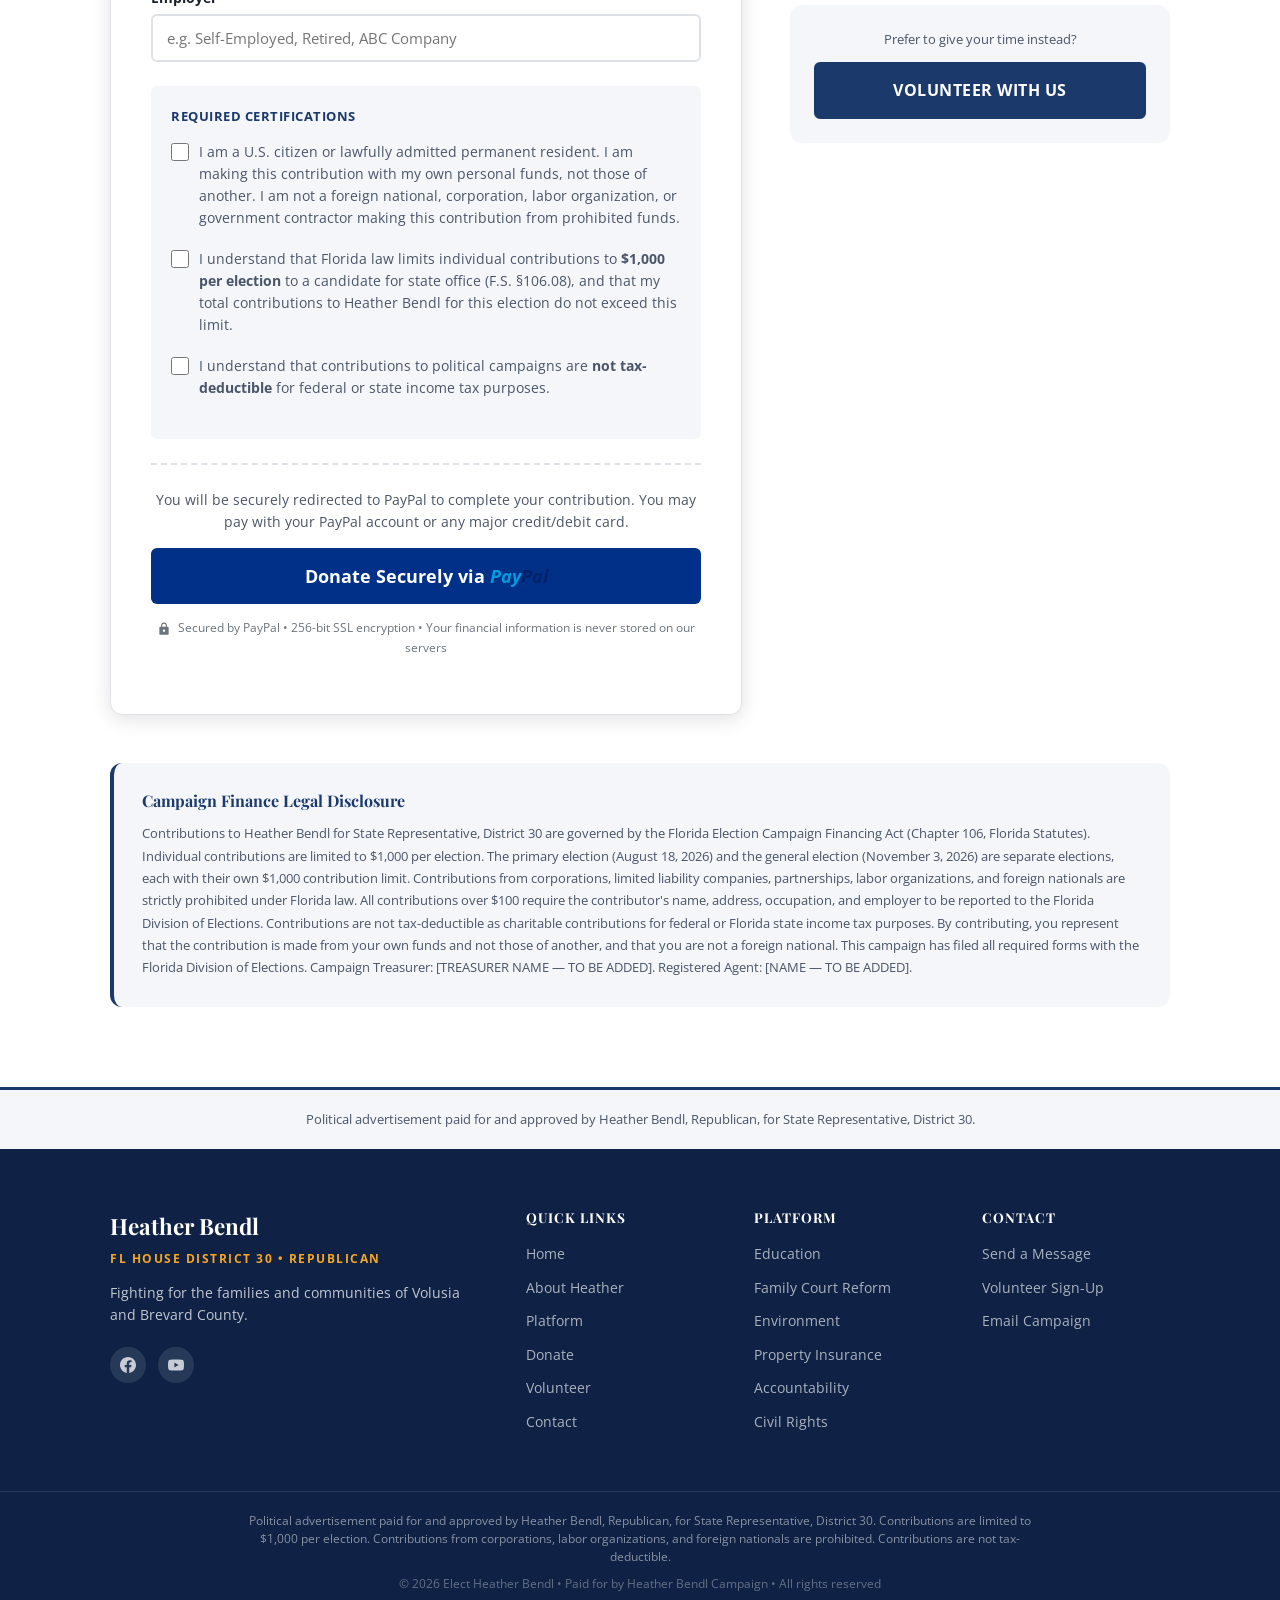
<file: bendell/donate.html>
<!DOCTYPE html>
<html lang="en">
<head>
  <meta charset="UTF-8" />
  <meta name="viewport" content="width=device-width, initial-scale=1.0" />
  <title>Donate | Heather Bendl for FL House District 30</title>
  <meta name="description" content="Support Heather Bendl's campaign for Florida House of Representatives District 30. Contributions are limited to $1,000 per election under Florida law." />
  <link rel="preconnect" href="https://fonts.googleapis.com" />
  <link href="https://fonts.googleapis.com/css2?family=Playfair+Display:wght@400;600;700&family=Open+Sans:wght@300;400;600;700&display=swap" rel="stylesheet" />
  <link rel="stylesheet" href="css/style.css" />
</head>
<body>

  <div class="topbar">
    <div class="container">
      <span>Republican Candidate &bull; Florida House of Representatives &bull; District 30 &bull; Primary: August 18, 2026</span>
      <div class="topbar__social">
        <a href="https://www.facebook.com/ElectHeatherBendl" target="_blank" rel="noopener" aria-label="Facebook">
          <svg viewBox="0 0 24 24" width="16" height="16" fill="currentColor"><path d="M24 12.073c0-6.627-5.373-12-12-12s-12 5.373-12 12c0 5.99 4.388 10.954 10.125 11.854v-8.385H7.078v-3.47h3.047V9.43c0-3.007 1.792-4.669 4.533-4.669 1.312 0 2.686.235 2.686.235v2.953H15.83c-1.491 0-1.956.925-1.956 1.874v2.25h3.328l-.532 3.47h-2.796v8.385C19.612 23.027 24 18.062 24 12.073z"/></svg>
        </a>
        <a href="https://www.youtube.com/@JusticefortheSerlickChildren" target="_blank" rel="noopener" aria-label="YouTube">
          <svg viewBox="0 0 24 24" width="16" height="16" fill="currentColor"><path d="M23.495 6.205a3.007 3.007 0 0 0-2.088-2.088c-1.87-.501-9.396-.501-9.396-.501s-7.507-.01-9.396.501A3.007 3.007 0 0 0 .527 6.205a31.247 31.247 0 0 0-.522 5.805 31.247 31.247 0 0 0 .522 5.783 3.007 3.007 0 0 0 2.088 2.088c1.868.502 9.396.502 9.396.502s7.506 0 9.396-.502a3.007 3.007 0 0 0 2.088-2.088 31.247 31.247 0 0 0 .5-5.783 31.247 31.247 0 0 0-.5-5.805zM9.609 15.601V8.408l6.264 3.602z"/></svg>
        </a>
      </div>
    </div>
  </div>

  <nav class="navbar" id="navbar">
    <div class="container">
      <a href="index.html" class="navbar__brand">
        <span class="navbar__brand-name">Heather Bendl</span>
        <span class="navbar__brand-sub">FL House District 30 &bull; Republican</span>
      </a>
      <ul class="navbar__nav" id="nav-menu">
        <li><a href="index.html">Home</a></li>
        <li><a href="about.html">About Heather</a></li>
        <li><a href="platform.html">Platform</a></li>
        <li><a href="volunteer.html">Volunteer</a></li>
        <li><a href="contact.html">Contact</a></li>
        <li><a href="donate.html" class="navbar__donate">Donate</a></li>
      </ul>
      <button class="navbar__hamburger" id="hamburger" aria-label="Toggle menu">
        <span></span><span></span><span></span>
      </button>
    </div>
  </nav>

  <div class="page-hero">
    <p class="page-hero__breadcrumb"><a href="index.html">Home</a> &rsaquo; Donate</p>
    <h1>Support Heather's Campaign</h1>
    <p>Every dollar fuels grassroots outreach across Volusia &amp; Brevard County. Help us win on August 18, 2026.</p>
  </div>

  <section class="donate-section">
    <div class="container">
      <div class="donate-grid">

        <!-- DONATION FORM -->
        <div>
          <div class="donate-form-wrap">
            <h2>Make a Contribution</h2>
            <p>Select an amount below. You will be directed to PayPal to complete your secure donation.</p>

            <div id="donate-alert"></div>

            <form id="donate-form" novalidate>

              <!-- AMOUNT SELECTION -->
              <div class="form-group">
                <label>Select Donation Amount <span class="req">*</span></label>
                <div class="amount-grid">
                  <button type="button" class="amount-btn" data-amount="25">$25</button>
                  <button type="button" class="amount-btn" data-amount="50">$50</button>
                  <button type="button" class="amount-btn selected" data-amount="100">$100</button>
                  <button type="button" class="amount-btn" data-amount="250">$250</button>
                  <button type="button" class="amount-btn" data-amount="500">$500</button>
                  <button type="button" class="amount-btn" data-amount="1000">$1,000</button>
                </div>
                <div class="custom-amount">
                  <span class="custom-amount__prefix">$</span>
                  <input type="number" id="custom-amount" min="1" max="1000" step="1" placeholder="Or enter custom amount (max $1,000)" />
                </div>
                <p style="font-size:0.8rem;color:var(--gray);margin-top:6px;">
                  Florida law limits individual contributions to <strong>$1,000 per election</strong>. Primary and General are separate elections.
                </p>
              </div>

              <hr style="border:none;border-top:1px solid var(--gray-light);margin:24px 0;" />

              <!-- DONOR INFORMATION -->
              <p style="font-size:0.85rem;color:var(--text-muted);margin-bottom:20px;">
                Florida law (F.S. §106.055) requires campaigns to collect the following information for all contributions. Fields marked <span style="color:var(--red);">*</span> are required.
              </p>

              <div class="form-row">
                <div class="form-group">
                  <label for="donor-first">First Name <span class="req">*</span></label>
                  <input type="text" id="donor-first" name="first_name" autocomplete="given-name" required />
                </div>
                <div class="form-group">
                  <label for="donor-last">Last Name <span class="req">*</span></label>
                  <input type="text" id="donor-last" name="last_name" autocomplete="family-name" required />
                </div>
              </div>

              <div class="form-group">
                <label for="donor-email">Email Address <span class="req">*</span></label>
                <input type="email" id="donor-email" name="email" autocomplete="email" required />
              </div>

              <div class="form-group">
                <label for="donor-address">Street Address <span class="req">*</span></label>
                <input type="text" id="donor-address" name="address" autocomplete="street-address" required />
              </div>

              <div class="form-row">
                <div class="form-group">
                  <label for="donor-city">City <span class="req">*</span></label>
                  <input type="text" id="donor-city" name="city" autocomplete="address-level2" required />
                </div>
                <div class="form-group">
                  <label for="donor-state">State <span class="req">*</span></label>
                  <select id="donor-state" name="state" autocomplete="address-level1" required>
                    <option value="">— Select —</option>
                    <option value="FL" selected>Florida</option>
                    <option value="AL">Alabama</option><option value="AK">Alaska</option><option value="AZ">Arizona</option>
                    <option value="AR">Arkansas</option><option value="CA">California</option><option value="CO">Colorado</option>
                    <option value="CT">Connecticut</option><option value="DE">Delaware</option><option value="GA">Georgia</option>
                    <option value="HI">Hawaii</option><option value="ID">Idaho</option><option value="IL">Illinois</option>
                    <option value="IN">Indiana</option><option value="IA">Iowa</option><option value="KS">Kansas</option>
                    <option value="KY">Kentucky</option><option value="LA">Louisiana</option><option value="ME">Maine</option>
                    <option value="MD">Maryland</option><option value="MA">Massachusetts</option><option value="MI">Michigan</option>
                    <option value="MN">Minnesota</option><option value="MS">Mississippi</option><option value="MO">Missouri</option>
                    <option value="MT">Montana</option><option value="NE">Nebraska</option><option value="NV">Nevada</option>
                    <option value="NH">New Hampshire</option><option value="NJ">New Jersey</option><option value="NM">New Mexico</option>
                    <option value="NY">New York</option><option value="NC">North Carolina</option><option value="ND">North Dakota</option>
                    <option value="OH">Ohio</option><option value="OK">Oklahoma</option><option value="OR">Oregon</option>
                    <option value="PA">Pennsylvania</option><option value="RI">Rhode Island</option><option value="SC">South Carolina</option>
                    <option value="SD">South Dakota</option><option value="TN">Tennessee</option><option value="TX">Texas</option>
                    <option value="UT">Utah</option><option value="VT">Vermont</option><option value="VA">Virginia</option>
                    <option value="WA">Washington</option><option value="WV">West Virginia</option><option value="WI">Wisconsin</option>
                    <option value="WY">Wyoming</option><option value="DC">Washington D.C.</option>
                  </select>
                </div>
              </div>

              <div class="form-group">
                <label for="donor-zip">ZIP Code <span class="req">*</span></label>
                <input type="text" id="donor-zip" name="zip" autocomplete="postal-code" maxlength="10" required />
              </div>

              <div class="form-group">
                <label for="donor-occupation">Occupation <span class="req">*</span></label>
                <input type="text" id="donor-occupation" name="occupation" placeholder="e.g. Teacher, Retired, Engineer" required />
              </div>

              <div class="form-group">
                <label for="donor-employer">Employer <span class="req">*</span></label>
                <input type="text" id="donor-employer" name="employer" placeholder="e.g. Self-Employed, Retired, ABC Company" required />
              </div>

              <!-- CERTIFICATION CHECKBOXES -->
              <div style="background:var(--light);border-radius:var(--radius);padding:20px;margin:24px 0;">
                <p style="font-size:0.82rem;font-weight:700;color:var(--navy);margin-bottom:14px;text-transform:uppercase;letter-spacing:0.5px;">Required Certifications</p>

                <div class="form-check">
                  <input type="checkbox" id="certify-eligible" name="certify_eligible" required />
                  <label for="certify-eligible">
                    I am a U.S. citizen or lawfully admitted permanent resident. I am making this contribution with my own personal funds, not those of another. I am not a foreign national, corporation, labor organization, or government contractor making this contribution from prohibited funds.
                  </label>
                </div>

                <div class="form-check">
                  <input type="checkbox" id="certify-limit" name="certify_limit" required />
                  <label for="certify-limit">
                    I understand that Florida law limits individual contributions to <strong>$1,000 per election</strong> to a candidate for state office (F.S. §106.08), and that my total contributions to Heather Bendl for this election do not exceed this limit.
                  </label>
                </div>

                <div class="form-check">
                  <input type="checkbox" id="certify-notax" name="certify_notax" />
                  <label for="certify-notax">
                    I understand that contributions to political campaigns are <strong>not tax-deductible</strong> for federal or state income tax purposes.
                  </label>
                </div>
              </div>

              <!-- PAYPAL SECTION -->
              <div class="paypal-section">
                <p>You will be securely redirected to PayPal to complete your contribution. You may pay with your PayPal account or any major credit/debit card.</p>

                <!-- ============================================================
                     PAYPAL INTEGRATION — PLACEHOLDER
                     Replace YOUR_PAYPAL_HOSTED_BUTTON_ID with the actual
                     PayPal hosted button ID from your PayPal business account.
                     To generate one: PayPal Dashboard → Pay & Get Paid →
                     PayPal Buttons → Donate → Copy Button ID.
                     ============================================================ -->
                <button type="submit" class="paypal-btn-placeholder">
                  Donate Securely via <span class="paypal-logo"><span>Pay</span><span>Pal</span></span>
                </button>

                <!-- ALTERNATE: Static PayPal donate form (use if JS redirect is not preferred)
                <form action="https://www.paypal.com/donate" method="post" target="_top">
                  <input type="hidden" name="hosted_button_id" value="YOUR_PAYPAL_HOSTED_BUTTON_ID" />
                  <input type="hidden" name="currency_code" value="USD" />
                  <input type="image"
                    src="https://www.paypalobjects.com/en_US/i/btn/btn_donateCC_LG.gif"
                    border="0" name="submit"
                    title="PayPal - The safer, easier way to pay online!"
                    alt="Donate with PayPal button" />
                </form>
                -->

                <p style="margin-top:14px;font-size:0.78rem;color:var(--gray);">
                  <svg viewBox="0 0 24 24" width="14" height="14" fill="currentColor" style="vertical-align:middle;margin-right:4px;"><path d="M18 8h-1V6c0-2.76-2.24-5-5-5S7 3.24 7 6v2H6c-1.1 0-2 .9-2 2v10c0 1.1.9 2 2 2h12c1.1 0 2-.9 2-2V10c0-1.1-.9-2-2-2zm-6 9c-1.1 0-2-.9-2-2s.9-2 2-2 2 .9 2 2-.9 2-2 2zm3.1-9H8.9V6c0-1.71 1.39-3.1 3.1-3.1 1.71 0 3.1 1.39 3.1 3.1v2z"/></svg>
                  Secured by PayPal &bull; 256-bit SSL encryption &bull; Your financial information is never stored on our servers
                </p>
              </div>

            </form>
          </div>
        </div>

        <!-- SIDEBAR -->
        <aside class="donate-sidebar">

          <div class="donate-rules">
            <h3>Florida Campaign Finance Rules</h3>
            <ul>
              <li><strong>$1,000 limit</strong> per election per individual (primary &amp; general are separate)</li>
              <li>Contributions must come from <strong>personal funds</strong> only</li>
              <li>Must provide name, address, occupation &amp; employer</li>
              <li>Check must be payable to <strong>"Heather Bendl Campaign"</strong></li>
              <li>Cash contributions are limited to <strong>$50 per person</strong></li>
              <li>Electronic contributions are accepted via PayPal</li>
              <li>Contributions are <strong>not tax-deductible</strong></li>
            </ul>
          </div>

          <div class="donate-prohibited">
            <h3>&#9888; Prohibited Contributions</h3>
            <ul>
              <li>Corporations &amp; LLCs (in their own name)</li>
              <li>Labor organizations &amp; unions</li>
              <li>Foreign nationals &amp; foreign governments</li>
              <li>Federal government contractors (from contract funds)</li>
              <li>Contributions in another person's name</li>
              <li>Anonymous contributions over $50</li>
            </ul>
          </div>

          <div class="donate-contact">
            <h3>Prefer to Donate by Check?</h3>
            <p>Make checks payable to <strong>"Heather Bendl Campaign"</strong> and mail to:</p>
            <p>
              Heather Bendl Campaign<br />
              [CAMPAIGN MAILING ADDRESS]<br />
              Edgewater, FL [ZIP CODE]
            </p>
            <p style="margin-top:12px;">Questions? Email us at<br /><a href="mailto:campaign@heatherbendell.com">campaign@heatherbendell.com</a></p>
          </div>

          <div style="background:var(--light);border-radius:var(--radius-lg);padding:24px;margin-top:24px;text-align:center;">
            <p style="font-size:0.82rem;color:var(--text-muted);margin-bottom:12px;">Prefer to give your time instead?</p>
            <a href="volunteer.html" class="btn btn--navy w-full" style="display:block;text-align:center;">Volunteer with Us</a>
          </div>

        </aside>
      </div>

      <!-- FULL LEGAL DISCLOSURE -->
      <div style="margin-top:48px;padding:28px;background:var(--light);border-radius:var(--radius-lg);border-left:4px solid var(--navy);">
        <h3 style="font-size:1rem;color:var(--navy);margin-bottom:12px;">Campaign Finance Legal Disclosure</h3>
        <p style="font-size:0.82rem;color:var(--text-muted);line-height:1.7;margin:0;">
          Contributions to Heather Bendl for State Representative, District 30 are governed by the Florida Election Campaign Financing Act (Chapter 106, Florida Statutes). Individual contributions are limited to $1,000 per election. The primary election (August 18, 2026) and the general election (November 3, 2026) are separate elections, each with their own $1,000 contribution limit. Contributions from corporations, limited liability companies, partnerships, labor organizations, and foreign nationals are strictly prohibited under Florida law. All contributions over $100 require the contributor's name, address, occupation, and employer to be reported to the Florida Division of Elections. Contributions are not tax-deductible as charitable contributions for federal or Florida state income tax purposes. By contributing, you represent that the contribution is made from your own funds and not those of another, and that you are not a foreign national. This campaign has filed all required forms with the Florida Division of Elections. Campaign Treasurer: [TREASURER NAME — TO BE ADDED]. Registered Agent: [NAME — TO BE ADDED].
        </p>
      </div>
    </div>
  </section>

  <div class="legal-disclaimer">
    Political advertisement paid for and approved by Heather Bendl, Republican, for State Representative, District 30.
  </div>

  <footer class="footer">
    <div class="container">
      <div>
        <span class="footer__brand-name">Heather Bendl</span>
        <span class="footer__brand-sub">FL House District 30 &bull; Republican</span>
        <p class="footer__desc">Fighting for the families and communities of Volusia and Brevard County.</p>
        <div class="footer__social">
          <a href="https://www.facebook.com/ElectHeatherBendl" target="_blank" rel="noopener" aria-label="Facebook">
            <svg viewBox="0 0 24 24" width="16" height="16" fill="currentColor"><path d="M24 12.073c0-6.627-5.373-12-12-12s-12 5.373-12 12c0 5.99 4.388 10.954 10.125 11.854v-8.385H7.078v-3.47h3.047V9.43c0-3.007 1.792-4.669 4.533-4.669 1.312 0 2.686.235 2.686.235v2.953H15.83c-1.491 0-1.956.925-1.956 1.874v2.25h3.328l-.532 3.47h-2.796v8.385C19.612 23.027 24 18.062 24 12.073z"/></svg>
          </a>
          <a href="https://www.youtube.com/@JusticefortheSerlickChildren" target="_blank" rel="noopener" aria-label="YouTube">
            <svg viewBox="0 0 24 24" width="16" height="16" fill="currentColor"><path d="M23.495 6.205a3.007 3.007 0 0 0-2.088-2.088c-1.87-.501-9.396-.501-9.396-.501s-7.507-.01-9.396.501A3.007 3.007 0 0 0 .527 6.205a31.247 31.247 0 0 0-.522 5.805 31.247 31.247 0 0 0 .522 5.783 3.007 3.007 0 0 0 2.088 2.088c1.868.502 9.396.502 9.396.502s7.506 0 9.396-.502a3.007 3.007 0 0 0 2.088-2.088 31.247 31.247 0 0 0 .5-5.783 31.247 31.247 0 0 0-.5-5.805zM9.609 15.601V8.408l6.264 3.602z"/></svg>
          </a>
        </div>
      </div>
      <div class="footer__col">
        <h4>Quick Links</h4>
        <ul>
          <li><a href="index.html">Home</a></li>
          <li><a href="about.html">About Heather</a></li>
          <li><a href="platform.html">Platform</a></li>
          <li><a href="donate.html">Donate</a></li>
          <li><a href="volunteer.html">Volunteer</a></li>
          <li><a href="contact.html">Contact</a></li>
        </ul>
      </div>
      <div class="footer__col">
        <h4>Platform</h4>
        <ul>
          <li><a href="platform.html#education">Education</a></li>
          <li><a href="platform.html#family-courts">Family Court Reform</a></li>
          <li><a href="platform.html#environment">Environment</a></li>
          <li><a href="platform.html#insurance">Property Insurance</a></li>
          <li><a href="platform.html#accountability">Accountability</a></li>
          <li><a href="platform.html#civil-rights">Civil Rights</a></li>
        </ul>
      </div>
      <div class="footer__col">
        <h4>Contact</h4>
        <ul>
          <li><a href="contact.html">Send a Message</a></li>
          <li><a href="volunteer.html">Volunteer Sign-Up</a></li>
          <li><a href="mailto:campaign@heatherbendell.com">Email Campaign</a></li>
        </ul>
      </div>
    </div>
    <div class="footer__bottom">
      <p class="footer__disclaimer">
        Political advertisement paid for and approved by Heather Bendl, Republican, for State Representative, District 30. Contributions are limited to $1,000 per election. Contributions from corporations, labor organizations, and foreign nationals are prohibited. Contributions are not tax-deductible.
      </p>
      <p class="footer__copyright">&copy; 2026 Elect Heather Bendl &bull; Paid for by Heather Bendl Campaign &bull; All rights reserved</p>
    </div>
  </footer>

  <script src="js/main.js"></script>
</body>
</html>
</file>
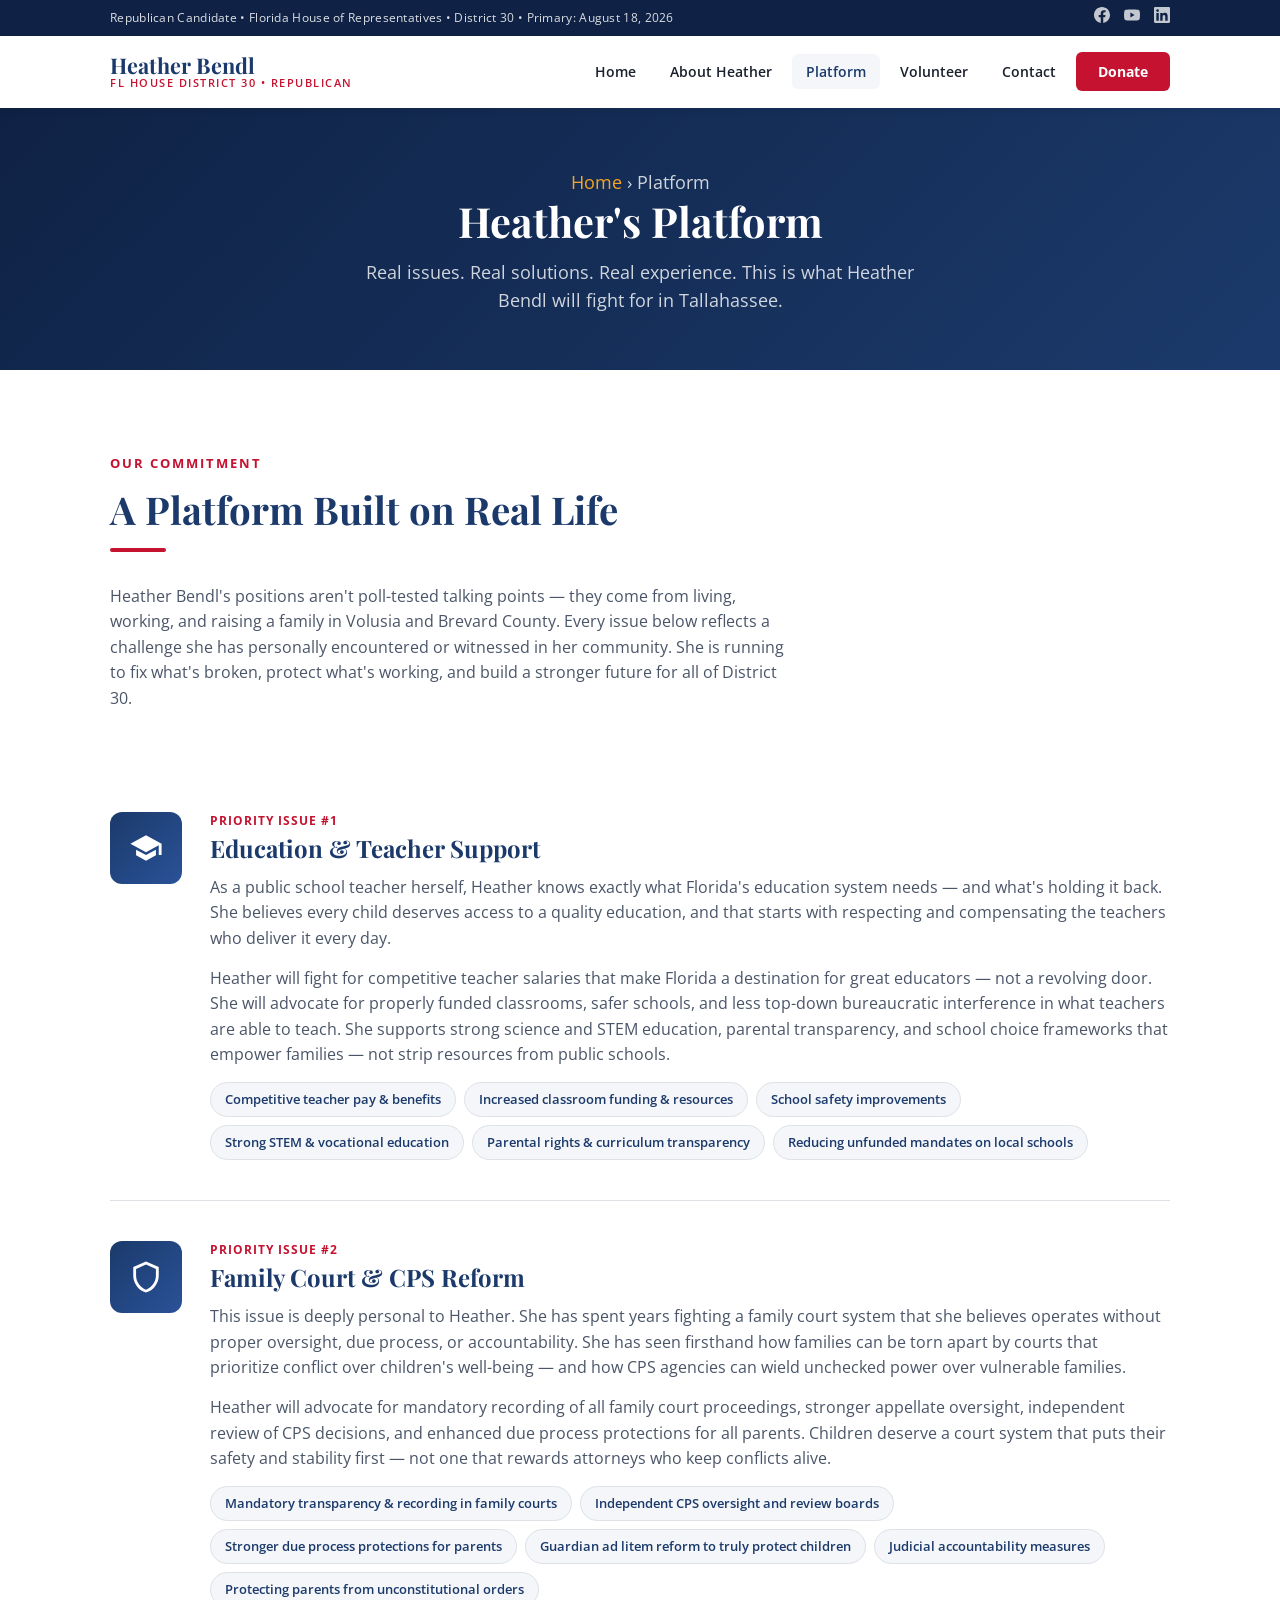
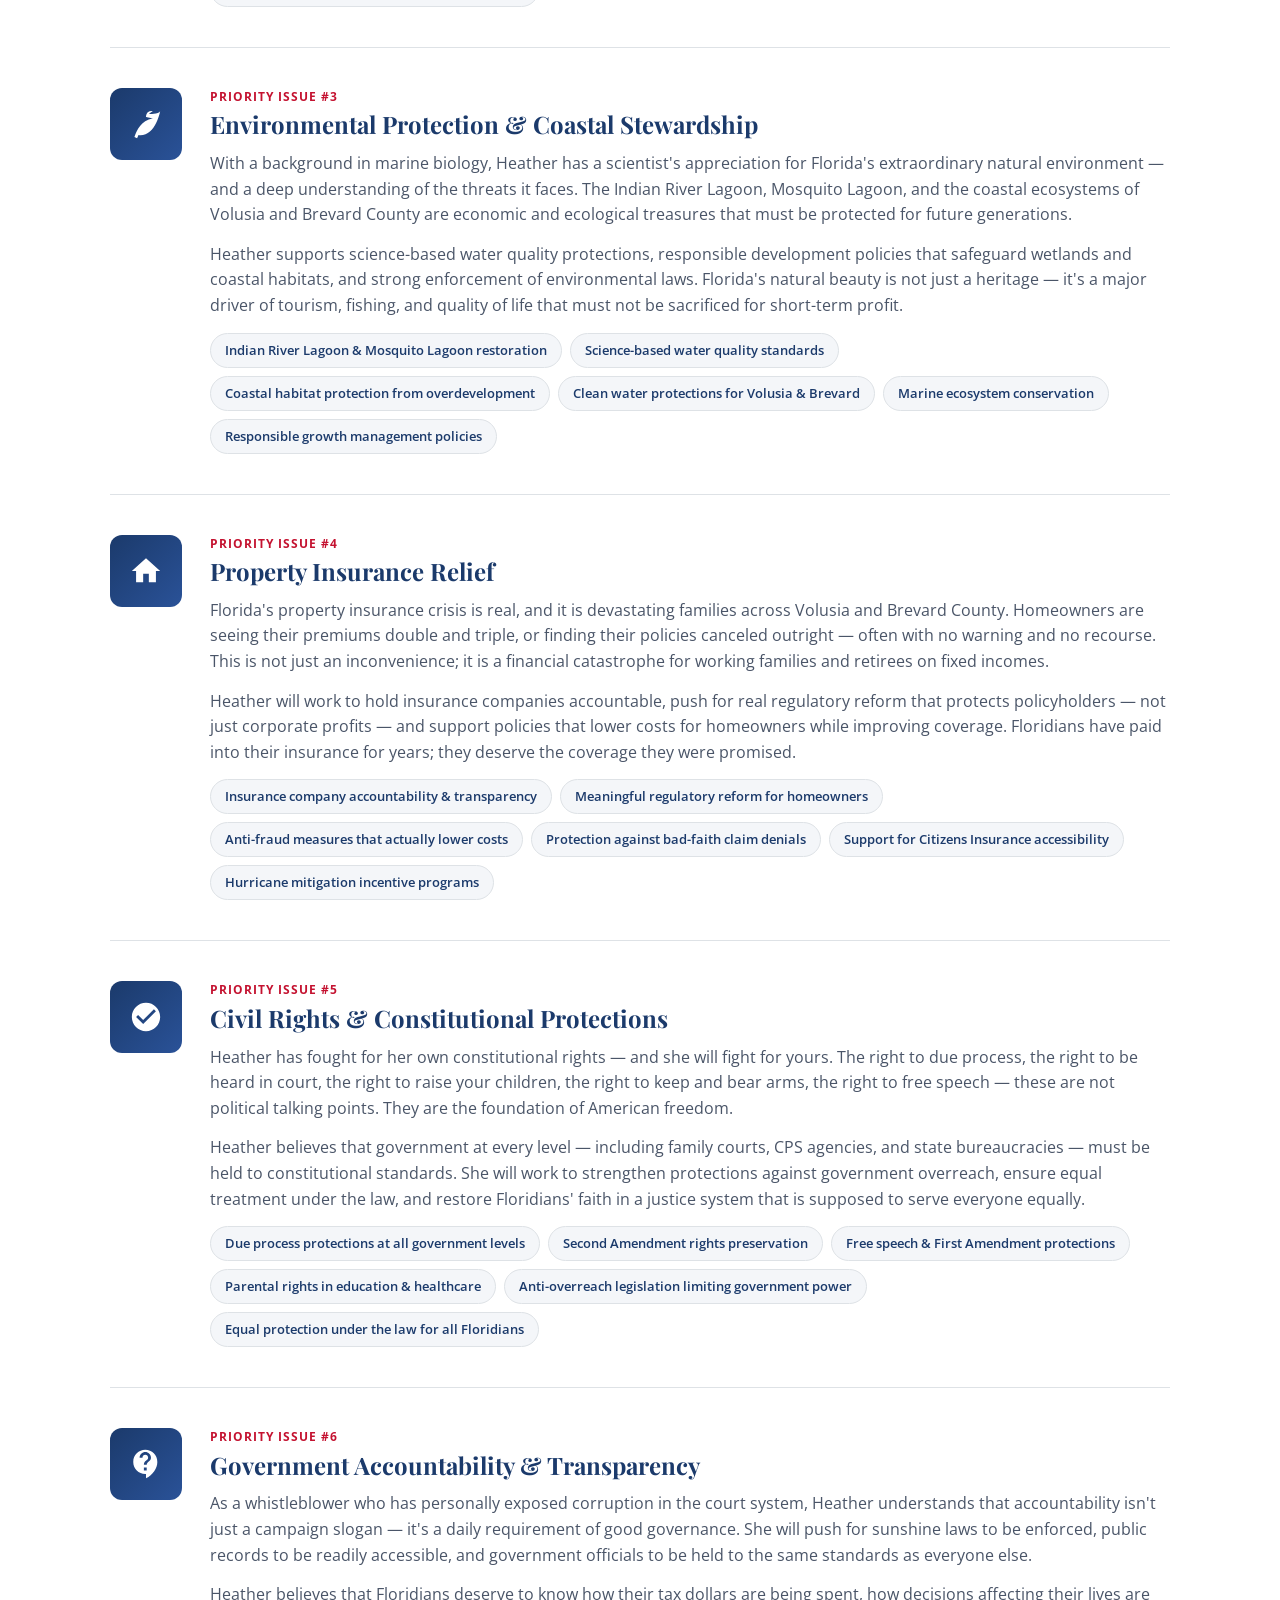
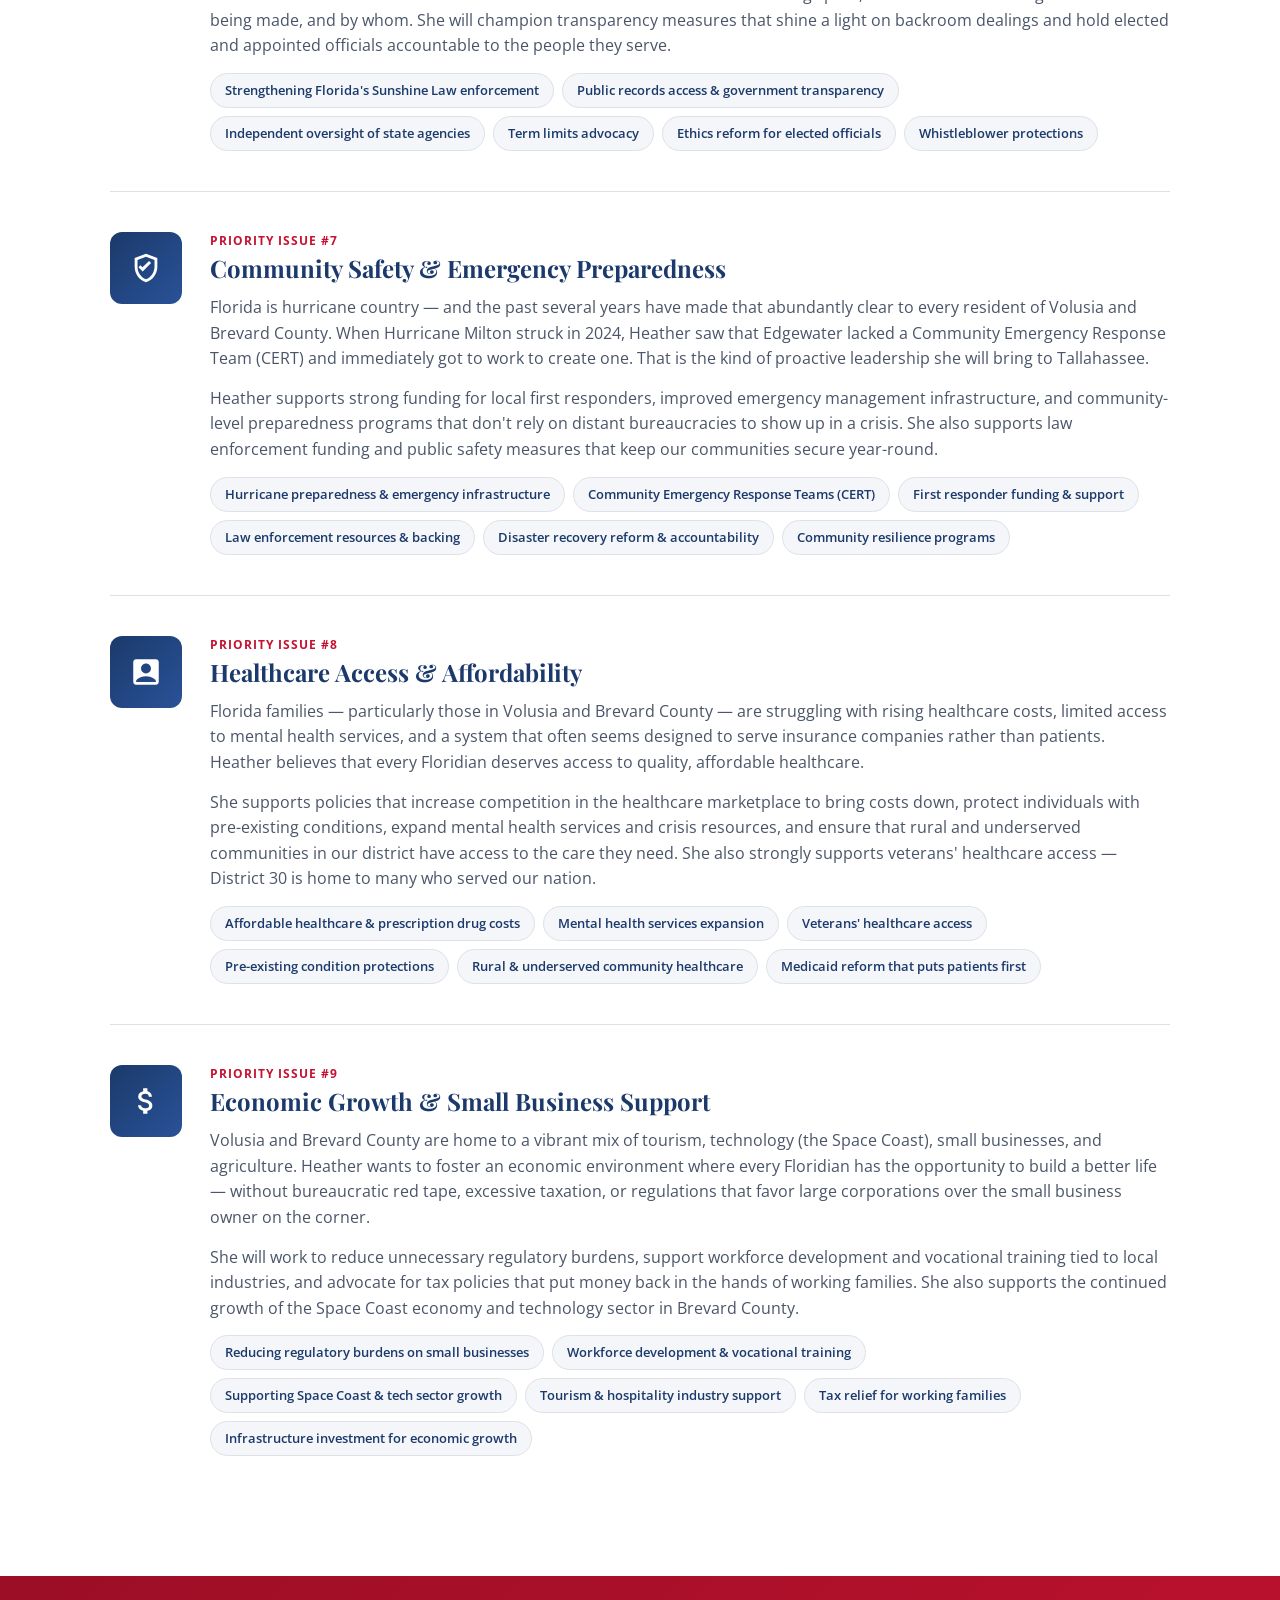
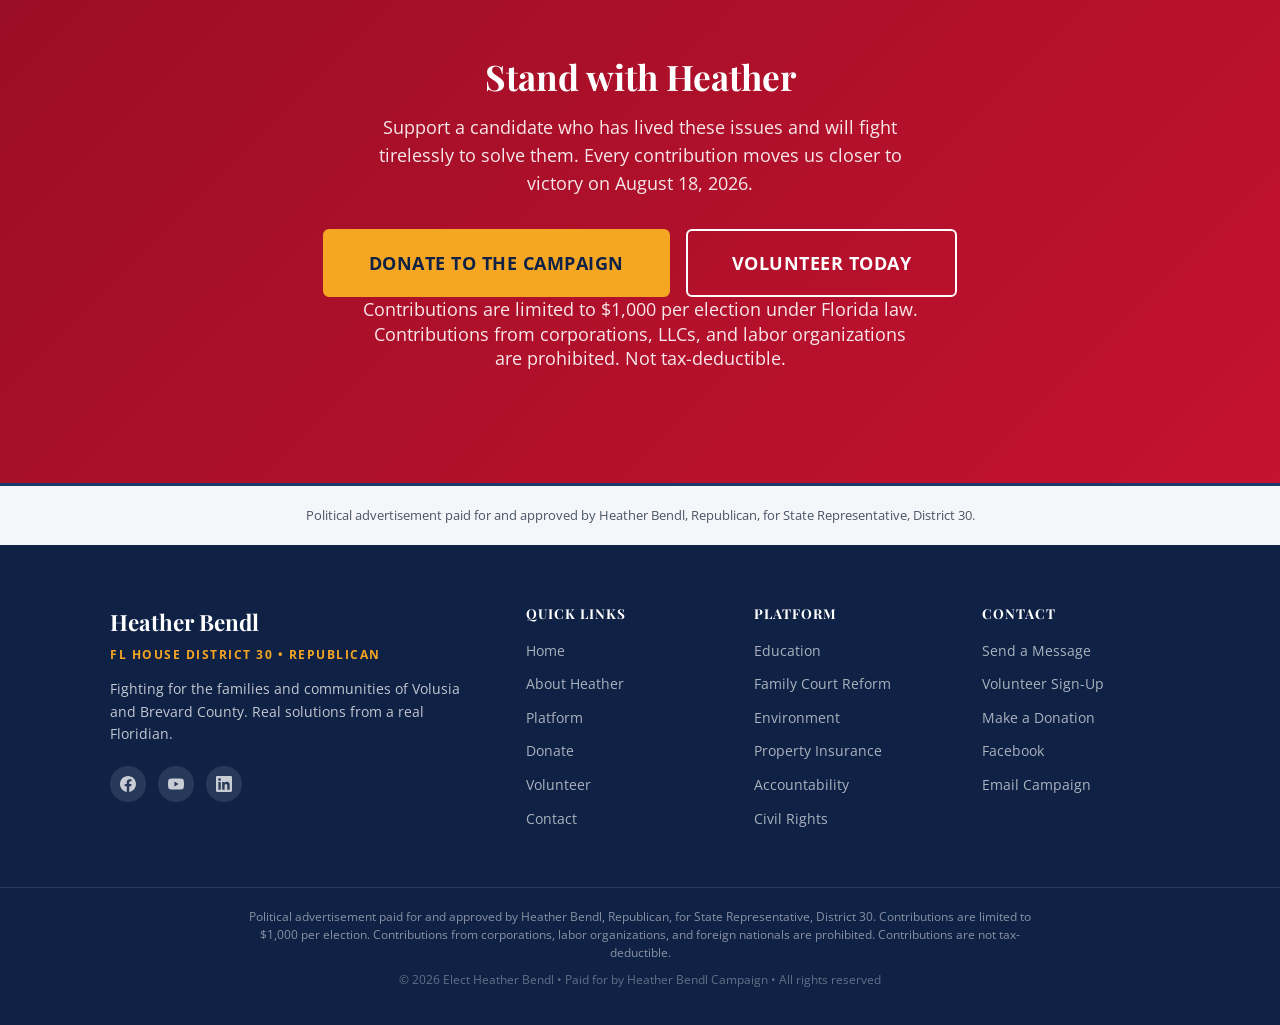
<file: bendell/platform.html>
<!DOCTYPE html>
<html lang="en">
<head>
  <meta charset="UTF-8" />
  <meta name="viewport" content="width=device-width, initial-scale=1.0" />
  <title>Campaign Platform | Heather Bendl for FL House District 30</title>
  <meta name="description" content="Heather Bendl's platform for Florida House District 30 — education, family court reform, environmental protection, property insurance relief, civil rights, and government accountability." />
  <link rel="preconnect" href="https://fonts.googleapis.com" />
  <link href="https://fonts.googleapis.com/css2?family=Playfair+Display:wght@400;600;700&family=Open+Sans:wght@300;400;600;700&display=swap" rel="stylesheet" />
  <link rel="stylesheet" href="css/style.css" />
</head>
<body>

  <!-- TOPBAR -->
  <div class="topbar">
    <div class="container">
      <span>Republican Candidate &bull; Florida House of Representatives &bull; District 30 &bull; Primary: August 18, 2026</span>
      <div class="topbar__social">
        <a href="https://www.facebook.com/ElectHeatherBendl" target="_blank" rel="noopener" aria-label="Facebook">
          <svg viewBox="0 0 24 24" width="16" height="16" fill="currentColor"><path d="M24 12.073c0-6.627-5.373-12-12-12s-12 5.373-12 12c0 5.99 4.388 10.954 10.125 11.854v-8.385H7.078v-3.47h3.047V9.43c0-3.007 1.792-4.669 4.533-4.669 1.312 0 2.686.235 2.686.235v2.953H15.83c-1.491 0-1.956.925-1.956 1.874v2.25h3.328l-.532 3.47h-2.796v8.385C19.612 23.027 24 18.062 24 12.073z"/></svg>
        </a>
        <a href="https://www.youtube.com/@JusticefortheSerlickChildren" target="_blank" rel="noopener" aria-label="YouTube">
          <svg viewBox="0 0 24 24" width="16" height="16" fill="currentColor"><path d="M23.495 6.205a3.007 3.007 0 0 0-2.088-2.088c-1.87-.501-9.396-.501-9.396-.501s-7.507-.01-9.396.501A3.007 3.007 0 0 0 .527 6.205a31.247 31.247 0 0 0-.522 5.805 31.247 31.247 0 0 0 .522 5.783 3.007 3.007 0 0 0 2.088 2.088c1.868.502 9.396.502 9.396.502s7.506 0 9.396-.502a3.007 3.007 0 0 0 2.088-2.088 31.247 31.247 0 0 0 .5-5.783 31.247 31.247 0 0 0-.5-5.805zM9.609 15.601V8.408l6.264 3.602z"/></svg>
        </a>
        <a href="https://www.linkedin.com/in/heatherbendl/" target="_blank" rel="noopener" aria-label="LinkedIn">
          <svg viewBox="0 0 24 24" width="16" height="16" fill="currentColor"><path d="M20.447 20.452h-3.554v-5.569c0-1.328-.027-3.037-1.852-3.037-1.853 0-2.136 1.445-2.136 2.939v5.667H9.351V9h3.414v1.561h.046c.477-.9 1.637-1.85 3.37-1.85 3.601 0 4.267 2.37 4.267 5.455v6.286zM5.337 7.433a2.062 2.062 0 0 1-2.063-2.065 2.064 2.064 0 1 1 2.063 2.065zm1.782 13.019H3.555V9h3.564v11.452zM22.225 0H1.771C.792 0 0 .774 0 1.729v20.542C0 23.227.792 24 1.771 24h20.451C23.2 24 24 23.227 24 22.271V1.729C24 .774 23.2 0 22.222 0h.003z"/></svg>
        </a>
      </div>
    </div>
  </div>

  <!-- NAVBAR -->
  <nav class="navbar" id="navbar">
    <div class="container">
      <a href="index.html" class="navbar__brand">
        <span class="navbar__brand-name">Heather Bendl</span>
        <span class="navbar__brand-sub">FL House District 30 &bull; Republican</span>
      </a>
      <ul class="navbar__nav" id="nav-menu">
        <li><a href="index.html">Home</a></li>
        <li><a href="about.html">About Heather</a></li>
        <li><a href="platform.html" class="active">Platform</a></li>
        <li><a href="volunteer.html">Volunteer</a></li>
        <li><a href="contact.html">Contact</a></li>
        <li><a href="donate.html" class="navbar__donate">Donate</a></li>
      </ul>
      <button class="navbar__hamburger" id="hamburger" aria-label="Toggle menu">
        <span></span><span></span><span></span>
      </button>
    </div>
  </nav>

  <!-- PAGE HERO -->
  <div class="page-hero">
    <p class="page-hero__breadcrumb"><a href="index.html">Home</a> &rsaquo; Platform</p>
    <h1>Heather's Platform</h1>
    <p>Real issues. Real solutions. Real experience. This is what Heather Bendl will fight for in Tallahassee.</p>
  </div>

  <!-- PLATFORM CONTENT -->
  <section class="platform-section">
    <div class="container">
      <div class="platform-intro">
        <span class="section-label">Our Commitment</span>
        <h2 class="section-title">A Platform Built on Real Life</h2>
        <div class="section-divider"></div>
        <p style="color:var(--text-muted);">Heather Bendl's positions aren't poll-tested talking points — they come from living, working, and raising a family in Volusia and Brevard County. Every issue below reflects a challenge she has personally encountered or witnessed in her community. She is running to fix what's broken, protect what's working, and build a stronger future for all of District 30.</p>
      </div>

      <!-- ISSUE 1: EDUCATION -->
      <div class="platform-item" id="education">
        <div class="platform-item__icon">
          <svg viewBox="0 0 24 24"><path d="M12 3L1 9l11 6 9-4.91V17h2V9L12 3zM5 13.18v4L12 21l7-3.82v-4L12 17l-7-3.82z"/></svg>
        </div>
        <div>
          <div class="platform-item__num">Priority Issue #1</div>
          <h3>Education &amp; Teacher Support</h3>
          <p>As a public school teacher herself, Heather knows exactly what Florida's education system needs — and what's holding it back. She believes every child deserves access to a quality education, and that starts with respecting and compensating the teachers who deliver it every day.</p>
          <p>Heather will fight for competitive teacher salaries that make Florida a destination for great educators — not a revolving door. She will advocate for properly funded classrooms, safer schools, and less top-down bureaucratic interference in what teachers are able to teach. She supports strong science and STEM education, parental transparency, and school choice frameworks that empower families — not strip resources from public schools.</p>
          <ul>
            <li>Competitive teacher pay &amp; benefits</li>
            <li>Increased classroom funding &amp; resources</li>
            <li>School safety improvements</li>
            <li>Strong STEM &amp; vocational education</li>
            <li>Parental rights &amp; curriculum transparency</li>
            <li>Reducing unfunded mandates on local schools</li>
          </ul>
        </div>
      </div>

      <!-- ISSUE 2: FAMILY COURTS -->
      <div class="platform-item" id="family-courts">
        <div class="platform-item__icon">
          <svg viewBox="0 0 24 24"><path d="M12 1L3 5v6c0 5.55 3.84 10.74 9 12 5.16-1.26 9-6.45 9-12V5l-9-4zm0 2.18l7 3.12V11c0 4.54-3.1 8.76-7 9.93-3.9-1.17-7-5.39-7-9.93V6.3l7-3.12z"/></svg>
        </div>
        <div>
          <div class="platform-item__num">Priority Issue #2</div>
          <h3>Family Court &amp; CPS Reform</h3>
          <p>This issue is deeply personal to Heather. She has spent years fighting a family court system that she believes operates without proper oversight, due process, or accountability. She has seen firsthand how families can be torn apart by courts that prioritize conflict over children's well-being — and how CPS agencies can wield unchecked power over vulnerable families.</p>
          <p>Heather will advocate for mandatory recording of all family court proceedings, stronger appellate oversight, independent review of CPS decisions, and enhanced due process protections for all parents. Children deserve a court system that puts their safety and stability first — not one that rewards attorneys who keep conflicts alive.</p>
          <ul>
            <li>Mandatory transparency &amp; recording in family courts</li>
            <li>Independent CPS oversight and review boards</li>
            <li>Stronger due process protections for parents</li>
            <li>Guardian ad litem reform to truly protect children</li>
            <li>Judicial accountability measures</li>
            <li>Protecting parents from unconstitutional orders</li>
          </ul>
        </div>
      </div>

      <!-- ISSUE 3: ENVIRONMENT -->
      <div class="platform-item" id="environment">
        <div class="platform-item__icon">
          <svg viewBox="0 0 24 24"><path d="M17 8C8 10 5.9 16.17 3.82 21.1L5.71 22l1-2.3A4.49 4.49 0 0 0 8 20C19 20 22 3 22 3c-1 2-8 2-8 2s2-2 3-2c-5-1-5 4-5 4S17 8 17 8z"/></svg>
        </div>
        <div>
          <div class="platform-item__num">Priority Issue #3</div>
          <h3>Environmental Protection &amp; Coastal Stewardship</h3>
          <p>With a background in marine biology, Heather has a scientist's appreciation for Florida's extraordinary natural environment — and a deep understanding of the threats it faces. The Indian River Lagoon, Mosquito Lagoon, and the coastal ecosystems of Volusia and Brevard County are economic and ecological treasures that must be protected for future generations.</p>
          <p>Heather supports science-based water quality protections, responsible development policies that safeguard wetlands and coastal habitats, and strong enforcement of environmental laws. Florida's natural beauty is not just a heritage — it's a major driver of tourism, fishing, and quality of life that must not be sacrificed for short-term profit.</p>
          <ul>
            <li>Indian River Lagoon &amp; Mosquito Lagoon restoration</li>
            <li>Science-based water quality standards</li>
            <li>Coastal habitat protection from overdevelopment</li>
            <li>Clean water protections for Volusia &amp; Brevard</li>
            <li>Marine ecosystem conservation</li>
            <li>Responsible growth management policies</li>
          </ul>
        </div>
      </div>

      <!-- ISSUE 4: PROPERTY INSURANCE -->
      <div class="platform-item" id="insurance">
        <div class="platform-item__icon">
          <svg viewBox="0 0 24 24"><path d="M10 20v-6h4v6h5v-8h3L12 3 2 12h3v8z"/></svg>
        </div>
        <div>
          <div class="platform-item__num">Priority Issue #4</div>
          <h3>Property Insurance Relief</h3>
          <p>Florida's property insurance crisis is real, and it is devastating families across Volusia and Brevard County. Homeowners are seeing their premiums double and triple, or finding their policies canceled outright — often with no warning and no recourse. This is not just an inconvenience; it is a financial catastrophe for working families and retirees on fixed incomes.</p>
          <p>Heather will work to hold insurance companies accountable, push for real regulatory reform that protects policyholders — not just corporate profits — and support policies that lower costs for homeowners while improving coverage. Floridians have paid into their insurance for years; they deserve the coverage they were promised.</p>
          <ul>
            <li>Insurance company accountability &amp; transparency</li>
            <li>Meaningful regulatory reform for homeowners</li>
            <li>Anti-fraud measures that actually lower costs</li>
            <li>Protection against bad-faith claim denials</li>
            <li>Support for Citizens Insurance accessibility</li>
            <li>Hurricane mitigation incentive programs</li>
          </ul>
        </div>
      </div>

      <!-- ISSUE 5: CIVIL RIGHTS -->
      <div class="platform-item" id="civil-rights">
        <div class="platform-item__icon">
          <svg viewBox="0 0 24 24"><path d="M12 2C6.48 2 2 6.48 2 12s4.48 10 10 10 10-4.48 10-10S17.52 2 12 2zm-2 15l-5-5 1.41-1.41L10 14.17l7.59-7.59L19 8l-9 9z"/></svg>
        </div>
        <div>
          <div class="platform-item__num">Priority Issue #5</div>
          <h3>Civil Rights &amp; Constitutional Protections</h3>
          <p>Heather has fought for her own constitutional rights — and she will fight for yours. The right to due process, the right to be heard in court, the right to raise your children, the right to keep and bear arms, the right to free speech — these are not political talking points. They are the foundation of American freedom.</p>
          <p>Heather believes that government at every level — including family courts, CPS agencies, and state bureaucracies — must be held to constitutional standards. She will work to strengthen protections against government overreach, ensure equal treatment under the law, and restore Floridians' faith in a justice system that is supposed to serve everyone equally.</p>
          <ul>
            <li>Due process protections at all government levels</li>
            <li>Second Amendment rights preservation</li>
            <li>Free speech &amp; First Amendment protections</li>
            <li>Parental rights in education &amp; healthcare</li>
            <li>Anti-overreach legislation limiting government power</li>
            <li>Equal protection under the law for all Floridians</li>
          </ul>
        </div>
      </div>

      <!-- ISSUE 6: GOVERNMENT ACCOUNTABILITY -->
      <div class="platform-item" id="accountability">
        <div class="platform-item__icon">
          <svg viewBox="0 0 24 24"><path d="M11.5 2C6.81 2 3 5.81 3 10.5S6.81 19 11.5 19h.5v3c4.86-2.34 8-7 8-11.5C20 5.81 16.19 2 11.5 2zm1 14.5h-2v-2h2v2zm0-4h-2c0-3.25 3-3 3-5 0-1.1-.9-2-2-2s-2 .9-2 2h-2c0-2.21 1.79-4 4-4s4 1.79 4 4c0 2.5-3 2.75-3 5z"/></svg>
        </div>
        <div>
          <div class="platform-item__num">Priority Issue #6</div>
          <h3>Government Accountability &amp; Transparency</h3>
          <p>As a whistleblower who has personally exposed corruption in the court system, Heather understands that accountability isn't just a campaign slogan — it's a daily requirement of good governance. She will push for sunshine laws to be enforced, public records to be readily accessible, and government officials to be held to the same standards as everyone else.</p>
          <p>Heather believes that Floridians deserve to know how their tax dollars are being spent, how decisions affecting their lives are being made, and by whom. She will champion transparency measures that shine a light on backroom dealings and hold elected and appointed officials accountable to the people they serve.</p>
          <ul>
            <li>Strengthening Florida's Sunshine Law enforcement</li>
            <li>Public records access &amp; government transparency</li>
            <li>Independent oversight of state agencies</li>
            <li>Term limits advocacy</li>
            <li>Ethics reform for elected officials</li>
            <li>Whistleblower protections</li>
          </ul>
        </div>
      </div>

      <!-- ISSUE 7: COMMUNITY SAFETY -->
      <div class="platform-item" id="community-safety">
        <div class="platform-item__icon">
          <svg viewBox="0 0 24 24"><path d="M12 2L4 5v6.09c0 5.05 3.41 9.76 8 10.91 4.59-1.15 8-5.86 8-10.91V5l-8-3zm6 9.09c0 4-2.55 7.7-6 8.83-3.45-1.13-6-4.82-6-8.83v-4.7l6-2.25 6 2.25v4.7zm-8.5.41L8.09 10l-1.41 1.41 3 3 5.91-5.91-1.41-1.42z"/></svg>
        </div>
        <div>
          <div class="platform-item__num">Priority Issue #7</div>
          <h3>Community Safety &amp; Emergency Preparedness</h3>
          <p>Florida is hurricane country — and the past several years have made that abundantly clear to every resident of Volusia and Brevard County. When Hurricane Milton struck in 2024, Heather saw that Edgewater lacked a Community Emergency Response Team (CERT) and immediately got to work to create one. That is the kind of proactive leadership she will bring to Tallahassee.</p>
          <p>Heather supports strong funding for local first responders, improved emergency management infrastructure, and community-level preparedness programs that don't rely on distant bureaucracies to show up in a crisis. She also supports law enforcement funding and public safety measures that keep our communities secure year-round.</p>
          <ul>
            <li>Hurricane preparedness &amp; emergency infrastructure</li>
            <li>Community Emergency Response Teams (CERT)</li>
            <li>First responder funding &amp; support</li>
            <li>Law enforcement resources &amp; backing</li>
            <li>Disaster recovery reform &amp; accountability</li>
            <li>Community resilience programs</li>
          </ul>
        </div>
      </div>

      <!-- ISSUE 8: HEALTHCARE -->
      <div class="platform-item" id="healthcare">
        <div class="platform-item__icon">
          <svg viewBox="0 0 24 24"><path d="M19 3H5c-1.1 0-2 .9-2 2v14c0 1.1.9 2 2 2h14c1.1 0 2-.9 2-2V5c0-1.1-.9-2-2-2zm-7 3c1.93 0 3.5 1.57 3.5 3.5S13.93 13 12 13s-3.5-1.57-3.5-3.5S10.07 6 12 6zm7 13H5v-.23c0-.62.28-1.2.76-1.58C7.47 15.82 9.64 15 12 15s4.53.82 6.24 2.19c.48.38.76.97.76 1.58V19z"/></svg>
        </div>
        <div>
          <div class="platform-item__num">Priority Issue #8</div>
          <h3>Healthcare Access &amp; Affordability</h3>
          <p>Florida families — particularly those in Volusia and Brevard County — are struggling with rising healthcare costs, limited access to mental health services, and a system that often seems designed to serve insurance companies rather than patients. Heather believes that every Floridian deserves access to quality, affordable healthcare.</p>
          <p>She supports policies that increase competition in the healthcare marketplace to bring costs down, protect individuals with pre-existing conditions, expand mental health services and crisis resources, and ensure that rural and underserved communities in our district have access to the care they need. She also strongly supports veterans' healthcare access — District 30 is home to many who served our nation.</p>
          <ul>
            <li>Affordable healthcare &amp; prescription drug costs</li>
            <li>Mental health services expansion</li>
            <li>Veterans' healthcare access</li>
            <li>Pre-existing condition protections</li>
            <li>Rural &amp; underserved community healthcare</li>
            <li>Medicaid reform that puts patients first</li>
          </ul>
        </div>
      </div>

      <!-- ISSUE 9: ECONOMY -->
      <div class="platform-item" id="economy">
        <div class="platform-item__icon">
          <svg viewBox="0 0 24 24"><path d="M11.8 10.9c-2.27-.59-3-1.2-3-2.15 0-1.09 1.01-1.85 2.7-1.85 1.78 0 2.44.85 2.5 2.1h2.21c-.07-1.72-1.12-3.3-3.21-3.81V3h-3v2.16c-1.94.42-3.5 1.68-3.5 3.61 0 2.31 1.91 3.46 4.7 4.13 2.5.6 3 1.48 3 2.41 0 .69-.49 1.79-2.7 1.79-2.06 0-2.87-.92-2.98-2.1h-2.2c.12 2.19 1.76 3.42 3.68 3.83V21h3v-2.15c1.95-.37 3.5-1.5 3.5-3.55 0-2.84-2.43-3.81-4.7-4.4z"/></svg>
        </div>
        <div>
          <div class="platform-item__num">Priority Issue #9</div>
          <h3>Economic Growth &amp; Small Business Support</h3>
          <p>Volusia and Brevard County are home to a vibrant mix of tourism, technology (the Space Coast), small businesses, and agriculture. Heather wants to foster an economic environment where every Floridian has the opportunity to build a better life — without bureaucratic red tape, excessive taxation, or regulations that favor large corporations over the small business owner on the corner.</p>
          <p>She will work to reduce unnecessary regulatory burdens, support workforce development and vocational training tied to local industries, and advocate for tax policies that put money back in the hands of working families. She also supports the continued growth of the Space Coast economy and technology sector in Brevard County.</p>
          <ul>
            <li>Reducing regulatory burdens on small businesses</li>
            <li>Workforce development &amp; vocational training</li>
            <li>Supporting Space Coast &amp; tech sector growth</li>
            <li>Tourism &amp; hospitality industry support</li>
            <li>Tax relief for working families</li>
            <li>Infrastructure investment for economic growth</li>
          </ul>
        </div>
      </div>

    </div>
  </section>

  <!-- DONATE CTA -->
  <section class="donate-cta">
    <div class="container">
      <h2>Stand with Heather</h2>
      <p>Support a candidate who has lived these issues and will fight tirelessly to solve them. Every contribution moves us closer to victory on August 18, 2026.</p>
      <div class="donate-cta__buttons">
        <a href="donate.html" class="btn btn--gold btn--lg">Donate to the Campaign</a>
        <a href="volunteer.html" class="btn btn--outline-white btn--lg">Volunteer Today</a>
      </div>
      <p class="donate-cta__legal">
        Contributions are limited to $1,000 per election under Florida law. Contributions from corporations, LLCs, and labor organizations are prohibited. Not tax-deductible.
      </p>
    </div>
  </section>

  <!-- LEGAL DISCLAIMER -->
  <div class="legal-disclaimer">
    Political advertisement paid for and approved by Heather Bendl, Republican, for State Representative, District 30.
  </div>

  <!-- FOOTER -->
  <footer class="footer">
    <div class="container">
      <div>
        <span class="footer__brand-name">Heather Bendl</span>
        <span class="footer__brand-sub">FL House District 30 &bull; Republican</span>
        <p class="footer__desc">Fighting for the families and communities of Volusia and Brevard County. Real solutions from a real Floridian.</p>
        <div class="footer__social">
          <a href="https://www.facebook.com/ElectHeatherBendl" target="_blank" rel="noopener" aria-label="Facebook">
            <svg viewBox="0 0 24 24" width="16" height="16" fill="currentColor"><path d="M24 12.073c0-6.627-5.373-12-12-12s-12 5.373-12 12c0 5.99 4.388 10.954 10.125 11.854v-8.385H7.078v-3.47h3.047V9.43c0-3.007 1.792-4.669 4.533-4.669 1.312 0 2.686.235 2.686.235v2.953H15.83c-1.491 0-1.956.925-1.956 1.874v2.25h3.328l-.532 3.47h-2.796v8.385C19.612 23.027 24 18.062 24 12.073z"/></svg>
          </a>
          <a href="https://www.youtube.com/@JusticefortheSerlickChildren" target="_blank" rel="noopener" aria-label="YouTube">
            <svg viewBox="0 0 24 24" width="16" height="16" fill="currentColor"><path d="M23.495 6.205a3.007 3.007 0 0 0-2.088-2.088c-1.87-.501-9.396-.501-9.396-.501s-7.507-.01-9.396.501A3.007 3.007 0 0 0 .527 6.205a31.247 31.247 0 0 0-.522 5.805 31.247 31.247 0 0 0 .522 5.783 3.007 3.007 0 0 0 2.088 2.088c1.868.502 9.396.502 9.396.502s7.506 0 9.396-.502a3.007 3.007 0 0 0 2.088-2.088 31.247 31.247 0 0 0 .5-5.783 31.247 31.247 0 0 0-.5-5.805zM9.609 15.601V8.408l6.264 3.602z"/></svg>
          </a>
          <a href="https://www.linkedin.com/in/heatherbendl/" target="_blank" rel="noopener" aria-label="LinkedIn">
            <svg viewBox="0 0 24 24" width="16" height="16" fill="currentColor"><path d="M20.447 20.452h-3.554v-5.569c0-1.328-.027-3.037-1.852-3.037-1.853 0-2.136 1.445-2.136 2.939v5.667H9.351V9h3.414v1.561h.046c.477-.9 1.637-1.85 3.37-1.85 3.601 0 4.267 2.37 4.267 5.455v6.286zM5.337 7.433a2.062 2.062 0 0 1-2.063-2.065 2.064 2.064 0 1 1 2.063 2.065zm1.782 13.019H3.555V9h3.564v11.452zM22.225 0H1.771C.792 0 0 .774 0 1.729v20.542C0 23.227.792 24 1.771 24h20.451C23.2 24 24 23.227 24 22.271V1.729C24 .774 23.2 0 22.222 0h.003z"/></svg>
          </a>
        </div>
      </div>
      <div class="footer__col">
        <h4>Quick Links</h4>
        <ul>
          <li><a href="index.html">Home</a></li>
          <li><a href="about.html">About Heather</a></li>
          <li><a href="platform.html">Platform</a></li>
          <li><a href="donate.html">Donate</a></li>
          <li><a href="volunteer.html">Volunteer</a></li>
          <li><a href="contact.html">Contact</a></li>
        </ul>
      </div>
      <div class="footer__col">
        <h4>Platform</h4>
        <ul>
          <li><a href="platform.html#education">Education</a></li>
          <li><a href="platform.html#family-courts">Family Court Reform</a></li>
          <li><a href="platform.html#environment">Environment</a></li>
          <li><a href="platform.html#insurance">Property Insurance</a></li>
          <li><a href="platform.html#accountability">Accountability</a></li>
          <li><a href="platform.html#civil-rights">Civil Rights</a></li>
        </ul>
      </div>
      <div class="footer__col">
        <h4>Contact</h4>
        <ul>
          <li><a href="contact.html">Send a Message</a></li>
          <li><a href="volunteer.html">Volunteer Sign-Up</a></li>
          <li><a href="donate.html">Make a Donation</a></li>
          <li><a href="https://www.facebook.com/ElectHeatherBendl" target="_blank" rel="noopener">Facebook</a></li>
          <li><a href="mailto:campaign@heatherbendell.com">Email Campaign</a></li>
        </ul>
      </div>
    </div>
    <div class="footer__bottom">
      <p class="footer__disclaimer">
        Political advertisement paid for and approved by Heather Bendl, Republican, for State Representative, District 30. Contributions are limited to $1,000 per election. Contributions from corporations, labor organizations, and foreign nationals are prohibited. Contributions are not tax-deductible.
      </p>
      <p class="footer__copyright">&copy; 2026 Elect Heather Bendl &bull; Paid for by Heather Bendl Campaign &bull; All rights reserved</p>
    </div>
  </footer>

  <script src="js/main.js"></script>
</body>
</html>
</file>
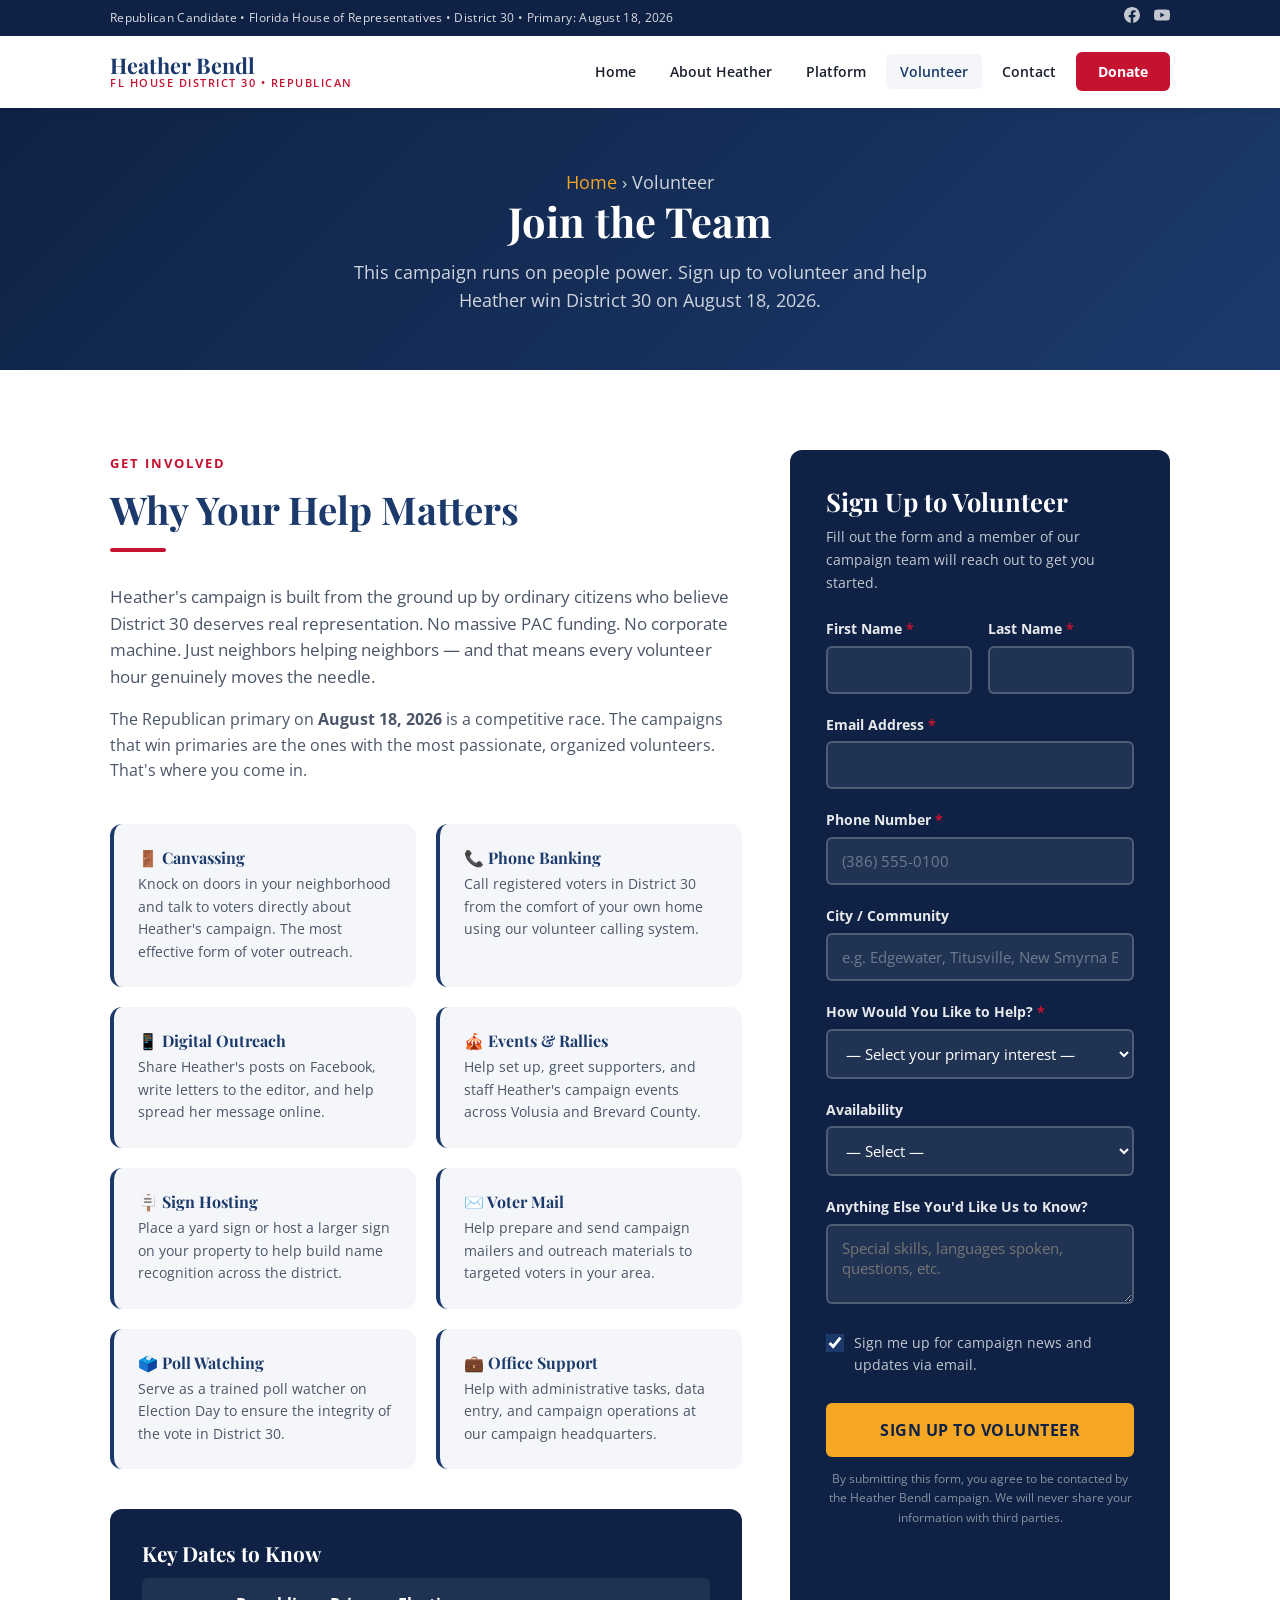
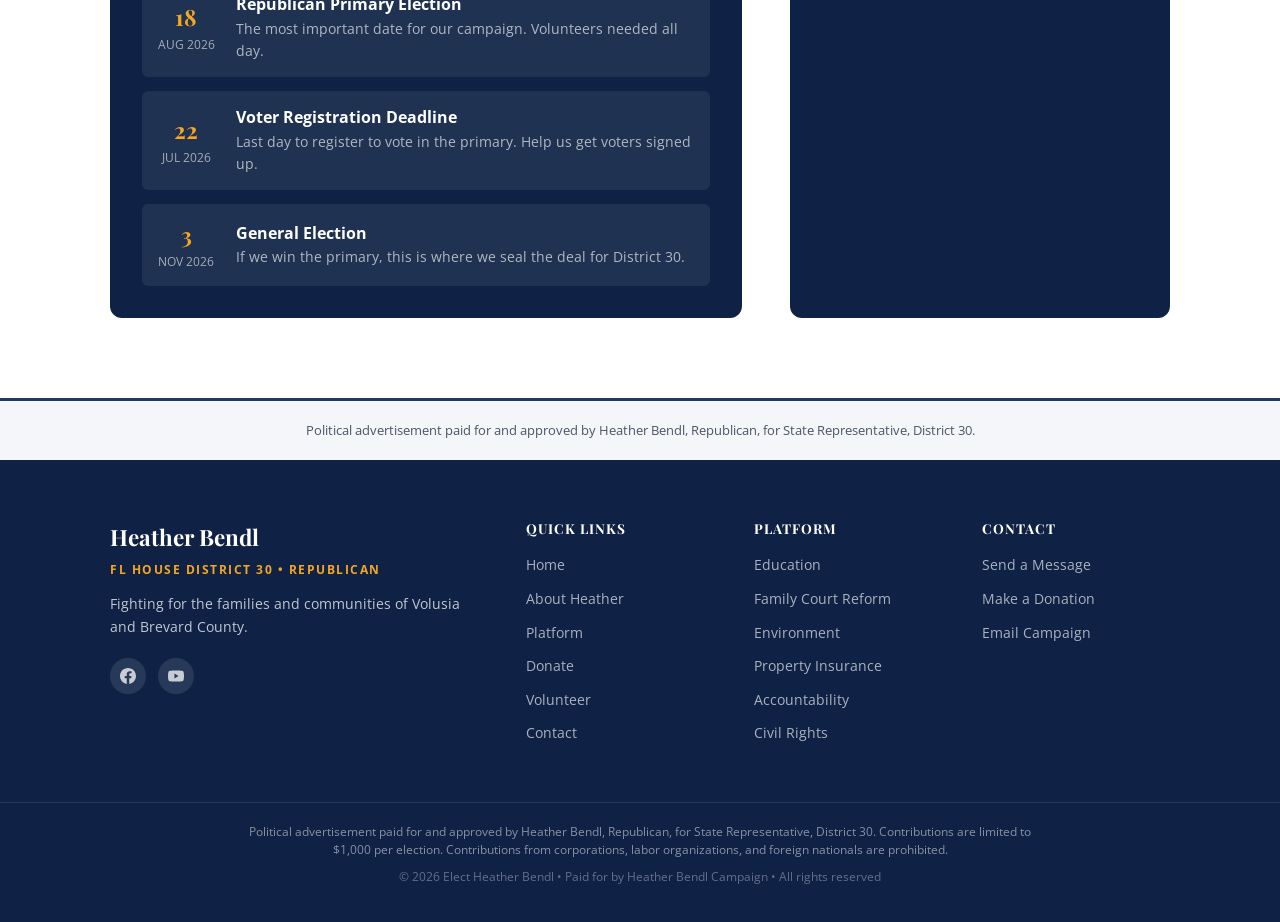
<file: bendell/volunteer.html>
<!DOCTYPE html>
<html lang="en">
<head>
  <meta charset="UTF-8" />
  <meta name="viewport" content="width=device-width, initial-scale=1.0" />
  <title>Volunteer | Heather Bendl for FL House District 30</title>
  <meta name="description" content="Join Heather Bendl's grassroots campaign for Florida House District 30. Sign up to volunteer — knock doors, make calls, host events, and more." />
  <link rel="preconnect" href="https://fonts.googleapis.com" />
  <link href="https://fonts.googleapis.com/css2?family=Playfair+Display:wght@400;600;700&family=Open+Sans:wght@300;400;600;700&display=swap" rel="stylesheet" />
  <link rel="stylesheet" href="css/style.css" />
</head>
<body>

  <div class="topbar">
    <div class="container">
      <span>Republican Candidate &bull; Florida House of Representatives &bull; District 30 &bull; Primary: August 18, 2026</span>
      <div class="topbar__social">
        <a href="https://www.facebook.com/ElectHeatherBendl" target="_blank" rel="noopener" aria-label="Facebook">
          <svg viewBox="0 0 24 24" width="16" height="16" fill="currentColor"><path d="M24 12.073c0-6.627-5.373-12-12-12s-12 5.373-12 12c0 5.99 4.388 10.954 10.125 11.854v-8.385H7.078v-3.47h3.047V9.43c0-3.007 1.792-4.669 4.533-4.669 1.312 0 2.686.235 2.686.235v2.953H15.83c-1.491 0-1.956.925-1.956 1.874v2.25h3.328l-.532 3.47h-2.796v8.385C19.612 23.027 24 18.062 24 12.073z"/></svg>
        </a>
        <a href="https://www.youtube.com/@JusticefortheSerlickChildren" target="_blank" rel="noopener" aria-label="YouTube">
          <svg viewBox="0 0 24 24" width="16" height="16" fill="currentColor"><path d="M23.495 6.205a3.007 3.007 0 0 0-2.088-2.088c-1.87-.501-9.396-.501-9.396-.501s-7.507-.01-9.396.501A3.007 3.007 0 0 0 .527 6.205a31.247 31.247 0 0 0-.522 5.805 31.247 31.247 0 0 0 .522 5.783 3.007 3.007 0 0 0 2.088 2.088c1.868.502 9.396.502 9.396.502s7.506 0 9.396-.502a3.007 3.007 0 0 0 2.088-2.088 31.247 31.247 0 0 0 .5-5.783 31.247 31.247 0 0 0-.5-5.805zM9.609 15.601V8.408l6.264 3.602z"/></svg>
        </a>
      </div>
    </div>
  </div>

  <nav class="navbar" id="navbar">
    <div class="container">
      <a href="index.html" class="navbar__brand">
        <span class="navbar__brand-name">Heather Bendl</span>
        <span class="navbar__brand-sub">FL House District 30 &bull; Republican</span>
      </a>
      <ul class="navbar__nav" id="nav-menu">
        <li><a href="index.html">Home</a></li>
        <li><a href="about.html">About Heather</a></li>
        <li><a href="platform.html">Platform</a></li>
        <li><a href="volunteer.html" class="active">Volunteer</a></li>
        <li><a href="contact.html">Contact</a></li>
        <li><a href="donate.html" class="navbar__donate">Donate</a></li>
      </ul>
      <button class="navbar__hamburger" id="hamburger" aria-label="Toggle menu">
        <span></span><span></span><span></span>
      </button>
    </div>
  </nav>

  <div class="page-hero">
    <p class="page-hero__breadcrumb"><a href="index.html">Home</a> &rsaquo; Volunteer</p>
    <h1>Join the Team</h1>
    <p>This campaign runs on people power. Sign up to volunteer and help Heather win District 30 on August 18, 2026.</p>
  </div>

  <section class="volunteer-section">
    <div class="container">
      <div class="volunteer-grid">

        <!-- LEFT: CONTENT -->
        <div>
          <span class="section-label">Get Involved</span>
          <h2 class="section-title">Why Your Help Matters</h2>
          <div class="section-divider"></div>
          <p style="color:var(--text-muted);font-size:1.05rem;">Heather's campaign is built from the ground up by ordinary citizens who believe District 30 deserves real representation. No massive PAC funding. No corporate machine. Just neighbors helping neighbors — and that means every volunteer hour genuinely moves the needle.</p>
          <p style="color:var(--text-muted);">The Republican primary on <strong>August 18, 2026</strong> is a competitive race. The campaigns that win primaries are the ones with the most passionate, organized volunteers. That's where you come in.</p>

          <div class="volunteer-ways">
            <div class="volunteer-way-card">
              <h3>🚪 Canvassing</h3>
              <p>Knock on doors in your neighborhood and talk to voters directly about Heather's campaign. The most effective form of voter outreach.</p>
            </div>
            <div class="volunteer-way-card">
              <h3>📞 Phone Banking</h3>
              <p>Call registered voters in District 30 from the comfort of your own home using our volunteer calling system.</p>
            </div>
            <div class="volunteer-way-card">
              <h3>📱 Digital Outreach</h3>
              <p>Share Heather's posts on Facebook, write letters to the editor, and help spread her message online.</p>
            </div>
            <div class="volunteer-way-card">
              <h3>🎪 Events &amp; Rallies</h3>
              <p>Help set up, greet supporters, and staff Heather's campaign events across Volusia and Brevard County.</p>
            </div>
            <div class="volunteer-way-card">
              <h3>🪧 Sign Hosting</h3>
              <p>Place a yard sign or host a larger sign on your property to help build name recognition across the district.</p>
            </div>
            <div class="volunteer-way-card">
              <h3>✉️ Voter Mail</h3>
              <p>Help prepare and send campaign mailers and outreach materials to targeted voters in your area.</p>
            </div>
            <div class="volunteer-way-card">
              <h3>🗳️ Poll Watching</h3>
              <p>Serve as a trained poll watcher on Election Day to ensure the integrity of the vote in District 30.</p>
            </div>
            <div class="volunteer-way-card">
              <h3>💼 Office Support</h3>
              <p>Help with administrative tasks, data entry, and campaign operations at our campaign headquarters.</p>
            </div>
          </div>

          <div style="background:var(--navy-dark);border-radius:var(--radius-lg);padding:32px;margin-top:8px;">
            <h3 style="color:var(--white);font-size:1.3rem;margin-bottom:12px;">Key Dates to Know</h3>
            <div style="display:grid;gap:14px;">
              <div style="display:flex;gap:20px;align-items:center;padding:14px;background:rgba(255,255,255,0.07);border-radius:var(--radius);">
                <div style="text-align:center;min-width:60px;">
                  <div style="font-size:1.4rem;font-weight:700;color:var(--gold);font-family:var(--serif);">18</div>
                  <div style="font-size:0.72rem;color:rgba(255,255,255,0.6);text-transform:uppercase;">Aug 2026</div>
                </div>
                <div>
                  <div style="color:var(--white);font-weight:700;">Republican Primary Election</div>
                  <div style="color:rgba(255,255,255,0.65);font-size:0.88rem;">The most important date for our campaign. Volunteers needed all day.</div>
                </div>
              </div>
              <div style="display:flex;gap:20px;align-items:center;padding:14px;background:rgba(255,255,255,0.07);border-radius:var(--radius);">
                <div style="text-align:center;min-width:60px;">
                  <div style="font-size:1.4rem;font-weight:700;color:var(--gold);font-family:var(--serif);">22</div>
                  <div style="font-size:0.72rem;color:rgba(255,255,255,0.6);text-transform:uppercase;">Jul 2026</div>
                </div>
                <div>
                  <div style="color:var(--white);font-weight:700;">Voter Registration Deadline</div>
                  <div style="color:rgba(255,255,255,0.65);font-size:0.88rem;">Last day to register to vote in the primary. Help us get voters signed up.</div>
                </div>
              </div>
              <div style="display:flex;gap:20px;align-items:center;padding:14px;background:rgba(255,255,255,0.07);border-radius:var(--radius);">
                <div style="text-align:center;min-width:60px;">
                  <div style="font-size:1.4rem;font-weight:700;color:var(--gold);font-family:var(--serif);">3</div>
                  <div style="font-size:0.72rem;color:rgba(255,255,255,0.6);text-transform:uppercase;">Nov 2026</div>
                </div>
                <div>
                  <div style="color:var(--white);font-weight:700;">General Election</div>
                  <div style="color:rgba(255,255,255,0.65);font-size:0.88rem;">If we win the primary, this is where we seal the deal for District 30.</div>
                </div>
              </div>
            </div>
          </div>
        </div>

        <!-- RIGHT: SIGN-UP FORM -->
        <div class="volunteer-form-wrap">
          <h2>Sign Up to Volunteer</h2>
          <p>Fill out the form and a member of our campaign team will reach out to get you started.</p>

          <div id="volunteer-alert"></div>

          <form id="volunteer-form" novalidate>
            <div class="form-row">
              <div class="form-group">
                <label for="vol-first">First Name <span class="req">*</span></label>
                <input type="text" id="vol-first" name="first_name" autocomplete="given-name" required />
              </div>
              <div class="form-group">
                <label for="vol-last">Last Name <span class="req">*</span></label>
                <input type="text" id="vol-last" name="last_name" autocomplete="family-name" required />
              </div>
            </div>

            <div class="form-group">
              <label for="vol-email">Email Address <span class="req">*</span></label>
              <input type="email" id="vol-email" name="email" autocomplete="email" required />
            </div>

            <div class="form-group">
              <label for="vol-phone">Phone Number <span class="req">*</span></label>
              <input type="tel" id="vol-phone" name="phone" autocomplete="tel" placeholder="(386) 555-0100" required />
            </div>

            <div class="form-group">
              <label for="vol-city">City / Community</label>
              <input type="text" id="vol-city" name="city" placeholder="e.g. Edgewater, Titusville, New Smyrna Beach" />
            </div>

            <div class="form-group">
              <label for="vol-interest">How Would You Like to Help? <span class="req">*</span></label>
              <select id="vol-interest" name="interest" required>
                <option value="">— Select your primary interest —</option>
                <option value="canvassing">Door-to-Door Canvassing</option>
                <option value="phone">Phone Banking</option>
                <option value="digital">Social Media / Digital Outreach</option>
                <option value="events">Events &amp; Rallies</option>
                <option value="signs">Yard Sign Hosting</option>
                <option value="mail">Voter Mail Prep</option>
                <option value="poll">Poll Watching (Election Day)</option>
                <option value="office">Office / Administrative Support</option>
                <option value="any">Anything Needed — I'm Flexible!</option>
              </select>
            </div>

            <div class="form-group">
              <label for="vol-availability">Availability</label>
              <select id="vol-availability" name="availability">
                <option value="">— Select —</option>
                <option value="weekdays">Weekdays</option>
                <option value="weekends">Weekends</option>
                <option value="both">Both Weekdays &amp; Weekends</option>
                <option value="election-day">Election Day Only (Aug 18)</option>
                <option value="flexible">Flexible / As Needed</option>
              </select>
            </div>

            <div class="form-group">
              <label for="vol-notes">Anything Else You'd Like Us to Know?</label>
              <textarea id="vol-notes" name="notes" placeholder="Special skills, languages spoken, questions, etc."></textarea>
            </div>

            <div class="form-check">
              <input type="checkbox" id="vol-updates" name="updates" checked />
              <label for="vol-updates">Sign me up for campaign news and updates via email.</label>
            </div>

            <button type="submit" class="btn btn--gold w-full" style="margin-top:8px;font-size:1rem;">Sign Up to Volunteer</button>

            <p style="font-size:0.75rem;color:rgba(255,255,255,0.5);margin-top:12px;text-align:center;">
              By submitting this form, you agree to be contacted by the Heather Bendl campaign. We will never share your information with third parties.
            </p>
          </form>
        </div>

      </div>
    </div>
  </section>

  <div class="legal-disclaimer">
    Political advertisement paid for and approved by Heather Bendl, Republican, for State Representative, District 30.
  </div>

  <footer class="footer">
    <div class="container">
      <div>
        <span class="footer__brand-name">Heather Bendl</span>
        <span class="footer__brand-sub">FL House District 30 &bull; Republican</span>
        <p class="footer__desc">Fighting for the families and communities of Volusia and Brevard County.</p>
        <div class="footer__social">
          <a href="https://www.facebook.com/ElectHeatherBendl" target="_blank" rel="noopener" aria-label="Facebook">
            <svg viewBox="0 0 24 24" width="16" height="16" fill="currentColor"><path d="M24 12.073c0-6.627-5.373-12-12-12s-12 5.373-12 12c0 5.99 4.388 10.954 10.125 11.854v-8.385H7.078v-3.47h3.047V9.43c0-3.007 1.792-4.669 4.533-4.669 1.312 0 2.686.235 2.686.235v2.953H15.83c-1.491 0-1.956.925-1.956 1.874v2.25h3.328l-.532 3.47h-2.796v8.385C19.612 23.027 24 18.062 24 12.073z"/></svg>
          </a>
          <a href="https://www.youtube.com/@JusticefortheSerlickChildren" target="_blank" rel="noopener" aria-label="YouTube">
            <svg viewBox="0 0 24 24" width="16" height="16" fill="currentColor"><path d="M23.495 6.205a3.007 3.007 0 0 0-2.088-2.088c-1.87-.501-9.396-.501-9.396-.501s-7.507-.01-9.396.501A3.007 3.007 0 0 0 .527 6.205a31.247 31.247 0 0 0-.522 5.805 31.247 31.247 0 0 0 .522 5.783 3.007 3.007 0 0 0 2.088 2.088c1.868.502 9.396.502 9.396.502s7.506 0 9.396-.502a3.007 3.007 0 0 0 2.088-2.088 31.247 31.247 0 0 0 .5-5.783 31.247 31.247 0 0 0-.5-5.805zM9.609 15.601V8.408l6.264 3.602z"/></svg>
          </a>
        </div>
      </div>
      <div class="footer__col">
        <h4>Quick Links</h4>
        <ul>
          <li><a href="index.html">Home</a></li>
          <li><a href="about.html">About Heather</a></li>
          <li><a href="platform.html">Platform</a></li>
          <li><a href="donate.html">Donate</a></li>
          <li><a href="volunteer.html">Volunteer</a></li>
          <li><a href="contact.html">Contact</a></li>
        </ul>
      </div>
      <div class="footer__col">
        <h4>Platform</h4>
        <ul>
          <li><a href="platform.html#education">Education</a></li>
          <li><a href="platform.html#family-courts">Family Court Reform</a></li>
          <li><a href="platform.html#environment">Environment</a></li>
          <li><a href="platform.html#insurance">Property Insurance</a></li>
          <li><a href="platform.html#accountability">Accountability</a></li>
          <li><a href="platform.html#civil-rights">Civil Rights</a></li>
        </ul>
      </div>
      <div class="footer__col">
        <h4>Contact</h4>
        <ul>
          <li><a href="contact.html">Send a Message</a></li>
          <li><a href="donate.html">Make a Donation</a></li>
          <li><a href="mailto:campaign@heatherbendell.com">Email Campaign</a></li>
        </ul>
      </div>
    </div>
    <div class="footer__bottom">
      <p class="footer__disclaimer">
        Political advertisement paid for and approved by Heather Bendl, Republican, for State Representative, District 30. Contributions are limited to $1,000 per election. Contributions from corporations, labor organizations, and foreign nationals are prohibited.
      </p>
      <p class="footer__copyright">&copy; 2026 Elect Heather Bendl &bull; Paid for by Heather Bendl Campaign &bull; All rights reserved</p>
    </div>
  </footer>

  <script src="js/main.js"></script>
</body>
</html>
</file>
<file: bendell/css/style.css>
/* =============================================
   Heather Bendl for FL House District 30
   Shared Stylesheet
   ============================================= */

*, *::before, *::after { box-sizing: border-box; margin: 0; padding: 0; }

:root {
  --red:        #C41230;
  --red-dark:   #9B0E25;
  --red-light:  #E8192E;
  --navy:       #1B3A6B;
  --navy-dark:  #0F2245;
  --navy-light: #2A5298;
  --white:      #FFFFFF;
  --light:      #F4F6F9;
  --gray:       #6C757D;
  --gray-light: #DEE2E6;
  --text:       #1A202C;
  --text-muted: #4A5568;
  --gold:       #F5A623;
  --gold-dark:  #D4891A;
  --serif:      'Playfair Display', Georgia, serif;
  --sans:       'Open Sans', 'Helvetica Neue', sans-serif;
  --shadow-sm:  0 2px 8px rgba(0,0,0,0.08);
  --shadow-md:  0 4px 20px rgba(0,0,0,0.12);
  --shadow-lg:  0 8px 40px rgba(0,0,0,0.16);
  --radius:     6px;
  --radius-lg:  12px;
}

html { scroll-behavior: smooth; font-size: 16px; }

body {
  font-family: var(--sans);
  color: var(--text);
  background: var(--white);
  line-height: 1.6;
  overflow-x: hidden;
}

img { max-width: 100%; height: auto; display: block; }

a { color: var(--navy); text-decoration: none; transition: color 0.2s; }
a:hover { color: var(--red); }

h1, h2, h3, h4, h5 {
  font-family: var(--serif);
  line-height: 1.2;
  color: var(--navy);
}

p { margin-bottom: 1rem; }

.container {
  max-width: 1100px;
  margin: 0 auto;
  padding: 0 20px;
}

.container--narrow {
  max-width: 780px;
  margin: 0 auto;
  padding: 0 20px;
}

/* ---- Buttons ---- */
.btn {
  display: inline-block;
  padding: 14px 32px;
  border-radius: var(--radius);
  font-family: var(--sans);
  font-size: 1rem;
  font-weight: 700;
  letter-spacing: 0.5px;
  text-transform: uppercase;
  cursor: pointer;
  transition: all 0.2s ease;
  border: 2px solid transparent;
  text-decoration: none;
}

.btn--red {
  background: var(--red);
  color: var(--white);
  border-color: var(--red);
}
.btn--red:hover {
  background: var(--red-dark);
  border-color: var(--red-dark);
  color: var(--white);
  transform: translateY(-1px);
  box-shadow: var(--shadow-md);
}

.btn--navy {
  background: var(--navy);
  color: var(--white);
  border-color: var(--navy);
}
.btn--navy:hover {
  background: var(--navy-dark);
  border-color: var(--navy-dark);
  color: var(--white);
  transform: translateY(-1px);
  box-shadow: var(--shadow-md);
}

.btn--outline-white {
  background: transparent;
  color: var(--white);
  border-color: var(--white);
}
.btn--outline-white:hover {
  background: var(--white);
  color: var(--navy);
  transform: translateY(-1px);
}

.btn--outline-red {
  background: transparent;
  color: var(--red);
  border-color: var(--red);
}
.btn--outline-red:hover {
  background: var(--red);
  color: var(--white);
  transform: translateY(-1px);
}

.btn--gold {
  background: var(--gold);
  color: var(--navy-dark);
  border-color: var(--gold);
}
.btn--gold:hover {
  background: var(--gold-dark);
  border-color: var(--gold-dark);
  color: var(--white);
  transform: translateY(-1px);
  box-shadow: var(--shadow-md);
}

.btn--lg {
  padding: 18px 44px;
  font-size: 1.1rem;
}

.btn--sm {
  padding: 8px 20px;
  font-size: 0.875rem;
}

/* ---- Section headings ---- */
.section-label {
  display: inline-block;
  font-size: 0.8rem;
  font-weight: 700;
  letter-spacing: 2px;
  text-transform: uppercase;
  color: var(--red);
  margin-bottom: 12px;
}

.section-title {
  font-size: 2.4rem;
  font-weight: 700;
  color: var(--navy);
  margin-bottom: 16px;
}

.section-subtitle {
  font-size: 1.15rem;
  color: var(--text-muted);
  max-width: 640px;
}

.section-divider {
  width: 56px;
  height: 4px;
  background: var(--red);
  border-radius: 2px;
  margin: 16px 0 32px;
}

.section-divider--center {
  margin: 16px auto 32px;
}

/* ===== TOPBAR ===== */
.topbar {
  background: var(--navy-dark);
  color: rgba(255,255,255,0.85);
  font-size: 0.78rem;
  letter-spacing: 0.3px;
  padding: 7px 0;
}
.topbar .container {
  display: flex;
  justify-content: space-between;
  align-items: center;
  gap: 12px;
}
.topbar__social {
  display: flex;
  gap: 14px;
  align-items: center;
}
.topbar__social a {
  color: rgba(255,255,255,0.75);
  font-size: 0.85rem;
  transition: color 0.2s;
}
.topbar__social a:hover { color: var(--white); }

/* ===== NAVBAR ===== */
.navbar {
  background: var(--white);
  box-shadow: var(--shadow-sm);
  position: sticky;
  top: 0;
  z-index: 1000;
  transition: box-shadow 0.2s;
}
.navbar.scrolled { box-shadow: var(--shadow-md); }

.navbar .container {
  display: flex;
  align-items: center;
  justify-content: space-between;
  height: 72px;
  gap: 20px;
}

.navbar__brand {
  display: flex;
  flex-direction: column;
  line-height: 1.1;
  text-decoration: none;
}
.navbar__brand-name {
  font-family: var(--serif);
  font-size: 1.35rem;
  font-weight: 700;
  color: var(--navy);
}
.navbar__brand-sub {
  font-size: 0.7rem;
  font-weight: 600;
  letter-spacing: 1.5px;
  text-transform: uppercase;
  color: var(--red);
}

.navbar__nav {
  display: flex;
  list-style: none;
  gap: 6px;
  align-items: center;
}
.navbar__nav a {
  font-size: 0.9rem;
  font-weight: 600;
  padding: 8px 14px;
  border-radius: var(--radius);
  color: var(--text);
  transition: all 0.2s;
  text-decoration: none;
}
.navbar__nav a:hover,
.navbar__nav a.active {
  color: var(--navy);
  background: var(--light);
}

.navbar__donate {
  font-size: 0.9rem !important;
  font-weight: 700 !important;
  background: var(--red) !important;
  color: var(--white) !important;
  padding: 10px 22px !important;
  border-radius: var(--radius) !important;
}
.navbar__donate:hover {
  background: var(--red-dark) !important;
  color: var(--white) !important;
}

.navbar__hamburger {
  display: none;
  flex-direction: column;
  gap: 5px;
  cursor: pointer;
  padding: 6px;
  border: none;
  background: none;
}
.navbar__hamburger span {
  display: block;
  width: 26px;
  height: 2px;
  background: var(--navy);
  border-radius: 2px;
  transition: all 0.3s;
}
.navbar__hamburger.open span:nth-child(1) { transform: rotate(45deg) translate(5px, 5px); }
.navbar__hamburger.open span:nth-child(2) { opacity: 0; }
.navbar__hamburger.open span:nth-child(3) { transform: rotate(-45deg) translate(5px, -5px); }

/* ===== HERO ===== */
.hero {
  position: relative;
  min-height: 600px;
  display: flex;
  align-items: center;
  background: linear-gradient(135deg, var(--navy-dark) 0%, var(--navy) 50%, var(--navy-light) 100%);
  overflow: hidden;
}

.hero::before {
  content: '';
  position: absolute;
  inset: 0;
  background: url("data:image/svg+xml,%3Csvg width='60' height='60' viewBox='0 0 60 60' xmlns='http://www.w3.org/2000/svg'%3E%3Cg fill='none' fill-rule='evenodd'%3E%3Cg fill='%23ffffff' fill-opacity='0.03'%3E%3Cpath d='M36 34v-4h-2v4h-4v2h4v4h2v-4h4v-2h-4zm0-30V0h-2v4h-4v2h4v4h2V6h4V4h-4zM6 34v-4H4v4H0v2h4v4h2v-4h4v-2H6zM6 4V0H4v4H0v2h4v4h2V6h4V4H6z'/%3E%3C/g%3E%3C/g%3E%3C/svg%3E");
}

.hero__stars {
  position: absolute;
  top: 0;
  right: 0;
  width: 40%;
  height: 100%;
  background: linear-gradient(135deg, transparent 40%, rgba(196,18,48,0.15) 100%);
}

.hero .container {
  position: relative;
  z-index: 2;
  display: grid;
  grid-template-columns: 1fr 1fr;
  gap: 60px;
  align-items: center;
  padding-top: 60px;
  padding-bottom: 60px;
}

.hero__content { color: var(--white); }

.hero__party-badge {
  display: inline-flex;
  align-items: center;
  gap: 8px;
  background: var(--red);
  color: var(--white);
  font-size: 0.78rem;
  font-weight: 700;
  letter-spacing: 1.5px;
  text-transform: uppercase;
  padding: 6px 14px;
  border-radius: 50px;
  margin-bottom: 20px;
}
.hero__party-badge svg { width: 14px; height: 14px; }

.hero__title {
  font-size: clamp(2.2rem, 5vw, 3.4rem);
  font-weight: 700;
  color: var(--white);
  line-height: 1.1;
  margin-bottom: 10px;
}
.hero__title span { color: var(--gold); }

.hero__district {
  font-size: 1.1rem;
  font-weight: 600;
  color: rgba(255,255,255,0.75);
  letter-spacing: 0.5px;
  margin-bottom: 20px;
  text-transform: uppercase;
}

.hero__tagline {
  font-size: 1.2rem;
  color: rgba(255,255,255,0.9);
  margin-bottom: 36px;
  line-height: 1.5;
}

.hero__ctas {
  display: flex;
  flex-wrap: wrap;
  gap: 14px;
}

.hero__image {
  display: flex;
  justify-content: center;
  align-items: center;
}

.hero__photo-placeholder {
  width: 360px;
  height: 440px;
  background: rgba(255,255,255,0.08);
  border: 3px solid rgba(255,255,255,0.2);
  border-radius: var(--radius-lg);
  display: flex;
  flex-direction: column;
  align-items: center;
  justify-content: center;
  color: rgba(255,255,255,0.4);
  font-size: 0.9rem;
  text-align: center;
  gap: 12px;
}
.hero__photo-placeholder svg { width: 64px; height: 64px; opacity: 0.4; }

.hero__photo {
  width: 360px;
  height: 440px;
  object-fit: cover;
  object-position: top;
  border-radius: var(--radius-lg);
  border: 4px solid rgba(255,255,255,0.2);
  box-shadow: var(--shadow-lg);
}

/* ===== BANNER STRIP ===== */
.banner-strip {
  background: var(--red);
  color: var(--white);
  padding: 18px 0;
  overflow: hidden;
}
.banner-strip__inner {
  display: flex;
  gap: 60px;
  animation: marquee 30s linear infinite;
  white-space: nowrap;
}
.banner-strip__item {
  display: flex;
  align-items: center;
  gap: 10px;
  font-weight: 700;
  font-size: 0.9rem;
  letter-spacing: 0.5px;
  text-transform: uppercase;
  flex-shrink: 0;
}
.banner-strip__item::before {
  content: '★';
  font-size: 0.75rem;
  opacity: 0.7;
}
@keyframes marquee {
  0% { transform: translateX(0); }
  100% { transform: translateX(-50%); }
}

/* ===== WHY HEATHER ===== */
.why-section {
  padding: 80px 0;
  background: var(--light);
}
.why-section .container { text-align: center; }
.why-grid {
  display: grid;
  grid-template-columns: repeat(3, 1fr);
  gap: 32px;
  margin-top: 48px;
}
.why-card {
  background: var(--white);
  border-radius: var(--radius-lg);
  padding: 36px 28px;
  box-shadow: var(--shadow-sm);
  transition: box-shadow 0.2s, transform 0.2s;
  border-top: 4px solid var(--red);
}
.why-card:hover {
  box-shadow: var(--shadow-md);
  transform: translateY(-3px);
}
.why-card__icon {
  width: 60px;
  height: 60px;
  background: linear-gradient(135deg, var(--navy), var(--navy-light));
  border-radius: 50%;
  display: flex;
  align-items: center;
  justify-content: center;
  margin: 0 auto 20px;
}
.why-card__icon svg { width: 28px; height: 28px; fill: var(--white); }
.why-card h3 {
  font-size: 1.2rem;
  margin-bottom: 10px;
  color: var(--navy);
}
.why-card p {
  font-size: 0.95rem;
  color: var(--text-muted);
  margin: 0;
}

/* ===== PLATFORM PREVIEW ===== */
.platform-preview {
  padding: 80px 0;
  background: var(--white);
}
.platform-preview .container { text-align: center; }
.issues-grid {
  display: grid;
  grid-template-columns: repeat(2, 1fr);
  gap: 24px;
  margin-top: 48px;
  text-align: left;
}
.issue-card {
  display: flex;
  gap: 20px;
  padding: 28px;
  border-radius: var(--radius-lg);
  border: 1px solid var(--gray-light);
  transition: all 0.2s;
  background: var(--white);
}
.issue-card:hover {
  border-color: var(--navy);
  box-shadow: var(--shadow-md);
  transform: translateY(-2px);
}
.issue-card__icon {
  flex-shrink: 0;
  width: 52px;
  height: 52px;
  background: linear-gradient(135deg, var(--red), var(--red-dark));
  border-radius: var(--radius);
  display: flex;
  align-items: center;
  justify-content: center;
}
.issue-card__icon svg { width: 26px; height: 26px; fill: var(--white); }
.issue-card__content h3 {
  font-size: 1.05rem;
  margin-bottom: 6px;
  color: var(--navy);
}
.issue-card__content p {
  font-size: 0.9rem;
  color: var(--text-muted);
  margin: 0;
}

/* ===== ABOUT PREVIEW ===== */
.about-preview {
  padding: 80px 0;
  background: var(--navy-dark);
  color: var(--white);
}
.about-preview .container {
  display: grid;
  grid-template-columns: 1fr 1fr;
  gap: 60px;
  align-items: center;
}
.about-preview__photo-placeholder {
  width: 100%;
  aspect-ratio: 4/5;
  max-width: 400px;
  background: rgba(255,255,255,0.07);
  border: 2px solid rgba(255,255,255,0.15);
  border-radius: var(--radius-lg);
  display: flex;
  flex-direction: column;
  align-items: center;
  justify-content: center;
  color: rgba(255,255,255,0.35);
  font-size: 0.9rem;
  text-align: center;
  gap: 10px;
}
.about-preview__photo-placeholder svg { width: 56px; height: 56px; }
.about-preview__photo {
  width: 100%;
  max-width: 400px;
  aspect-ratio: 4/5;
  object-fit: cover;
  border-radius: var(--radius-lg);
  box-shadow: var(--shadow-lg);
}
.about-preview__content .section-label { color: var(--gold); }
.about-preview__content h2 { color: var(--white); }
.about-preview__content p { color: rgba(255,255,255,0.85); }
.about-preview__tags {
  display: flex;
  flex-wrap: wrap;
  gap: 8px;
  margin: 20px 0 28px;
}
.about-preview__tag {
  background: rgba(255,255,255,0.1);
  color: rgba(255,255,255,0.9);
  padding: 6px 14px;
  border-radius: 50px;
  font-size: 0.82rem;
  font-weight: 600;
}

/* ===== DONATE CTA ===== */
.donate-cta {
  padding: 80px 0;
  background: linear-gradient(135deg, var(--red-dark) 0%, var(--red) 100%);
  text-align: center;
  color: var(--white);
}
.donate-cta h2 { color: var(--white); font-size: 2.2rem; margin-bottom: 14px; }
.donate-cta p { color: rgba(255,255,255,0.9); font-size: 1.1rem; max-width: 560px; margin: 0 auto 32px; }
.donate-cta__buttons { display: flex; justify-content: center; gap: 16px; flex-wrap: wrap; }
.donate-cta__legal {
  margin-top: 20px;
  font-size: 0.75rem;
  color: rgba(255,255,255,0.65);
  max-width: 600px;
  margin-left: auto;
  margin-right: auto;
  line-height: 1.4;
}

/* ===== TESTIMONIALS / QUOTE ===== */
.quote-section {
  padding: 72px 0;
  background: var(--light);
}
.quote-block {
  max-width: 720px;
  margin: 0 auto;
  text-align: center;
}
.quote-block__mark {
  font-size: 5rem;
  line-height: 0.8;
  color: var(--red);
  font-family: var(--serif);
  margin-bottom: 12px;
  display: block;
}
.quote-block blockquote {
  font-family: var(--serif);
  font-size: 1.5rem;
  color: var(--navy);
  line-height: 1.5;
  margin-bottom: 20px;
  font-style: italic;
}
.quote-block cite {
  font-size: 0.9rem;
  font-weight: 700;
  color: var(--red);
  text-transform: uppercase;
  letter-spacing: 0.5px;
  font-style: normal;
}

/* ===== GET INVOLVED ===== */
.get-involved {
  padding: 80px 0;
  background: var(--white);
}
.get-involved .container { text-align: center; }
.involve-grid {
  display: grid;
  grid-template-columns: repeat(3, 1fr);
  gap: 28px;
  margin-top: 48px;
}
.involve-card {
  padding: 36px 24px;
  border-radius: var(--radius-lg);
  border: 2px solid var(--gray-light);
  text-align: center;
  transition: all 0.2s;
}
.involve-card:hover {
  border-color: var(--navy);
  box-shadow: var(--shadow-md);
  transform: translateY(-3px);
}
.involve-card__num {
  width: 52px;
  height: 52px;
  background: var(--navy);
  color: var(--white);
  border-radius: 50%;
  display: flex;
  align-items: center;
  justify-content: center;
  font-size: 1.2rem;
  font-weight: 700;
  margin: 0 auto 16px;
  font-family: var(--serif);
}
.involve-card h3 { font-size: 1.1rem; margin-bottom: 8px; }
.involve-card p { font-size: 0.9rem; color: var(--text-muted); margin-bottom: 20px; }

/* ===== FOOTER ===== */
.footer {
  background: var(--navy-dark);
  color: rgba(255,255,255,0.75);
  padding: 60px 0 0;
}
.footer .container {
  display: grid;
  grid-template-columns: 2fr 1fr 1fr 1fr;
  gap: 40px;
  padding-bottom: 48px;
}
.footer__brand-name {
  font-family: var(--serif);
  font-size: 1.4rem;
  font-weight: 700;
  color: var(--white);
  display: block;
  margin-bottom: 4px;
}
.footer__brand-sub {
  font-size: 0.75rem;
  color: var(--gold);
  font-weight: 700;
  letter-spacing: 1.5px;
  text-transform: uppercase;
  display: block;
  margin-bottom: 14px;
}
.footer__desc {
  font-size: 0.88rem;
  line-height: 1.6;
  margin-bottom: 20px;
}
.footer__social {
  display: flex;
  gap: 12px;
}
.footer__social a {
  width: 36px;
  height: 36px;
  background: rgba(255,255,255,0.1);
  border-radius: 50%;
  display: flex;
  align-items: center;
  justify-content: center;
  color: rgba(255,255,255,0.75);
  font-size: 0.9rem;
  transition: all 0.2s;
  text-decoration: none;
}
.footer__social a:hover {
  background: var(--red);
  color: var(--white);
}
.footer__col h4 {
  font-size: 0.85rem;
  font-weight: 700;
  letter-spacing: 1px;
  text-transform: uppercase;
  color: var(--white);
  margin-bottom: 16px;
}
.footer__col ul { list-style: none; }
.footer__col ul li { margin-bottom: 8px; }
.footer__col ul a {
  color: rgba(255,255,255,0.65);
  font-size: 0.9rem;
  text-decoration: none;
  transition: color 0.2s;
}
.footer__col ul a:hover { color: var(--white); }
.footer__bottom {
  border-top: 1px solid rgba(255,255,255,0.1);
  padding: 20px 0;
  text-align: center;
}
.footer__disclaimer {
  font-size: 0.75rem;
  color: rgba(255,255,255,0.5);
  line-height: 1.5;
  max-width: 800px;
  margin: 0 auto 8px;
}
.footer__copyright {
  font-size: 0.75rem;
  color: rgba(255,255,255,0.35);
}

/* ===== PAGE HERO (inner pages) ===== */
.page-hero {
  background: linear-gradient(135deg, var(--navy-dark), var(--navy));
  color: var(--white);
  padding: 60px 0 56px;
  text-align: center;
}
.page-hero h1 { color: var(--white); font-size: 2.6rem; margin-bottom: 12px; }
.page-hero p { color: rgba(255,255,255,0.8); font-size: 1.1rem; max-width: 580px; margin: 0 auto; }
.page-hero__breadcrumb {
  font-size: 0.82rem;
  color: rgba(255,255,255,0.55);
  margin-bottom: 16px;
}
.page-hero__breadcrumb a { color: var(--gold); text-decoration: none; }
.page-hero__breadcrumb a:hover { color: var(--white); }

/* ===== ABOUT PAGE ===== */
.about-section { padding: 80px 0; }
.about-grid {
  display: grid;
  grid-template-columns: 380px 1fr;
  gap: 60px;
  align-items: start;
}
.about-sidebar__photo-wrap {
  position: relative;
}
.about-sidebar__photo,
.about-sidebar__photo-placeholder {
  width: 100%;
  border-radius: var(--radius-lg);
  box-shadow: var(--shadow-lg);
}
.about-sidebar__photo-placeholder {
  aspect-ratio: 3/4;
  background: var(--light);
  border: 2px dashed var(--gray-light);
  display: flex;
  flex-direction: column;
  align-items: center;
  justify-content: center;
  color: var(--gray);
  text-align: center;
  gap: 10px;
  font-size: 0.9rem;
}
.about-sidebar__photo-placeholder svg { width: 48px; height: 48px; }
.about-sidebar__badge {
  margin-top: 20px;
  background: var(--navy);
  color: var(--white);
  border-radius: var(--radius-lg);
  padding: 20px;
  text-align: center;
}
.about-sidebar__badge-title {
  font-size: 0.75rem;
  letter-spacing: 1px;
  text-transform: uppercase;
  color: var(--gold);
  font-weight: 700;
  margin-bottom: 6px;
}
.about-sidebar__badge-name {
  font-family: var(--serif);
  font-size: 1.2rem;
  font-weight: 700;
  color: var(--white);
  margin-bottom: 4px;
}
.about-sidebar__badge-info {
  font-size: 0.82rem;
  color: rgba(255,255,255,0.7);
}
.about-content h2 { font-size: 2rem; margin-bottom: 8px; }
.about-content .section-divider { margin-bottom: 24px; }
.about-content h3 { font-size: 1.3rem; margin: 28px 0 10px; color: var(--navy); }
.about-content p { color: var(--text-muted); font-size: 1rem; }
.about-content ul {
  list-style: none;
  margin: 0 0 20px;
}
.about-content ul li {
  padding: 8px 0 8px 24px;
  position: relative;
  color: var(--text-muted);
  font-size: 1rem;
  border-bottom: 1px solid var(--gray-light);
}
.about-content ul li:last-child { border-bottom: none; }
.about-content ul li::before {
  content: '▶';
  position: absolute;
  left: 0;
  color: var(--red);
  font-size: 0.65rem;
  top: 12px;
}
.stat-row {
  display: grid;
  grid-template-columns: repeat(3, 1fr);
  gap: 20px;
  background: var(--light);
  border-radius: var(--radius-lg);
  padding: 28px;
  margin: 28px 0;
}
.stat-item { text-align: center; }
.stat-item__num {
  font-family: var(--serif);
  font-size: 2.2rem;
  font-weight: 700;
  color: var(--navy);
  display: block;
}
.stat-item__label {
  font-size: 0.8rem;
  color: var(--text-muted);
  text-transform: uppercase;
  letter-spacing: 0.5px;
  font-weight: 600;
}

/* ===== PLATFORM PAGE ===== */
.platform-section { padding: 80px 0; }
.platform-intro {
  max-width: 680px;
  margin-bottom: 60px;
}
.platform-item {
  display: grid;
  grid-template-columns: 72px 1fr;
  gap: 28px;
  padding: 40px 0;
  border-bottom: 1px solid var(--gray-light);
  align-items: start;
}
.platform-item:last-child { border-bottom: none; }
.platform-item__icon {
  width: 72px;
  height: 72px;
  background: linear-gradient(135deg, var(--navy), var(--navy-light));
  border-radius: var(--radius-lg);
  display: flex;
  align-items: center;
  justify-content: center;
  flex-shrink: 0;
}
.platform-item__icon svg { width: 34px; height: 34px; fill: var(--white); }
.platform-item__num {
  font-size: 0.72rem;
  font-weight: 700;
  letter-spacing: 1px;
  color: var(--red);
  text-transform: uppercase;
  margin-bottom: 4px;
}
.platform-item h3 {
  font-size: 1.5rem;
  color: var(--navy);
  margin-bottom: 12px;
}
.platform-item p { color: var(--text-muted); margin-bottom: 14px; }
.platform-item ul {
  list-style: none;
  display: flex;
  flex-wrap: wrap;
  gap: 8px;
}
.platform-item ul li {
  background: var(--light);
  color: var(--navy);
  font-size: 0.82rem;
  font-weight: 600;
  padding: 6px 14px;
  border-radius: 50px;
  border: 1px solid var(--gray-light);
}

/* ===== DONATE PAGE ===== */
.donate-section { padding: 80px 0; }
.donate-grid {
  display: grid;
  grid-template-columns: 1fr 380px;
  gap: 48px;
  align-items: start;
}
.donate-form-wrap {
  background: var(--white);
  border: 1px solid var(--gray-light);
  border-radius: var(--radius-lg);
  padding: 40px;
  box-shadow: var(--shadow-md);
}
.donate-form-wrap h2 { font-size: 1.8rem; margin-bottom: 8px; }
.donate-form-wrap p { color: var(--text-muted); margin-bottom: 28px; }
.amount-grid {
  display: grid;
  grid-template-columns: repeat(3, 1fr);
  gap: 12px;
  margin-bottom: 16px;
}
.amount-btn {
  padding: 14px 10px;
  border: 2px solid var(--gray-light);
  border-radius: var(--radius);
  background: var(--white);
  color: var(--navy);
  font-size: 1rem;
  font-weight: 700;
  cursor: pointer;
  transition: all 0.2s;
  font-family: var(--sans);
}
.amount-btn:hover,
.amount-btn.selected {
  border-color: var(--navy);
  background: var(--navy);
  color: var(--white);
}
.custom-amount {
  position: relative;
  margin-bottom: 28px;
}
.custom-amount__prefix {
  position: absolute;
  left: 14px;
  top: 50%;
  transform: translateY(-50%);
  color: var(--gray);
  font-weight: 700;
  pointer-events: none;
}
.custom-amount input {
  width: 100%;
  padding: 14px 14px 14px 28px;
  border: 2px solid var(--gray-light);
  border-radius: var(--radius);
  font-size: 1rem;
  font-family: var(--sans);
  color: var(--text);
  transition: border-color 0.2s;
}
.custom-amount input:focus {
  outline: none;
  border-color: var(--navy);
}
.form-group { margin-bottom: 20px; }
.form-group label {
  display: block;
  font-size: 0.85rem;
  font-weight: 700;
  color: var(--text);
  margin-bottom: 6px;
}
.form-group label span.req { color: var(--red); }
.form-group input,
.form-group select,
.form-group textarea {
  width: 100%;
  padding: 12px 14px;
  border: 2px solid var(--gray-light);
  border-radius: var(--radius);
  font-size: 0.95rem;
  font-family: var(--sans);
  color: var(--text);
  background: var(--white);
  transition: border-color 0.2s;
}
.form-group input:focus,
.form-group select:focus,
.form-group textarea:focus {
  outline: none;
  border-color: var(--navy);
}
.form-group textarea { resize: vertical; min-height: 80px; }
.form-row { display: grid; grid-template-columns: 1fr 1fr; gap: 16px; }
.form-check {
  display: flex;
  gap: 10px;
  align-items: flex-start;
  margin-bottom: 20px;
}
.form-check input[type="checkbox"] {
  width: 18px;
  height: 18px;
  margin-top: 2px;
  flex-shrink: 0;
  accent-color: var(--navy);
}
.form-check label {
  font-size: 0.85rem;
  color: var(--text-muted);
  cursor: pointer;
}
.paypal-section {
  border-top: 2px dashed var(--gray-light);
  padding-top: 24px;
  margin-top: 24px;
  text-align: center;
}
.paypal-section p { font-size: 0.85rem; color: var(--text-muted); margin-bottom: 16px; }
.paypal-btn-placeholder {
  background: #003087;
  color: var(--white);
  border: none;
  border-radius: var(--radius);
  padding: 16px 32px;
  font-size: 1.1rem;
  font-weight: 700;
  cursor: pointer;
  width: 100%;
  transition: background 0.2s;
  font-family: var(--sans);
}
.paypal-btn-placeholder:hover { background: #002064; }
.paypal-logo { font-style: italic; }
.paypal-logo span:first-child { color: #009cde; }
.paypal-logo span:last-child { color: #012169; }
.donate-sidebar { }
.donate-rules {
  background: var(--light);
  border-radius: var(--radius-lg);
  padding: 28px;
  margin-bottom: 24px;
}
.donate-rules h3 { font-size: 1.1rem; margin-bottom: 14px; color: var(--navy); }
.donate-rules ul { list-style: none; }
.donate-rules ul li {
  font-size: 0.88rem;
  color: var(--text-muted);
  padding: 8px 0;
  border-bottom: 1px solid var(--gray-light);
  padding-left: 20px;
  position: relative;
}
.donate-rules ul li:last-child { border-bottom: none; }
.donate-rules ul li::before {
  content: '✓';
  position: absolute;
  left: 0;
  color: var(--red);
  font-weight: 700;
}
.donate-prohibited {
  background: #FFF5F5;
  border: 1px solid #FECACA;
  border-radius: var(--radius-lg);
  padding: 24px;
  margin-bottom: 24px;
}
.donate-prohibited h3 { color: var(--red-dark); font-size: 1rem; margin-bottom: 12px; }
.donate-prohibited ul { list-style: none; }
.donate-prohibited ul li {
  font-size: 0.85rem;
  color: #7F1D1D;
  padding: 6px 0;
  padding-left: 18px;
  position: relative;
}
.donate-prohibited ul li::before {
  content: '✗';
  position: absolute;
  left: 0;
  color: var(--red);
  font-weight: 700;
}
.donate-contact {
  background: var(--navy);
  color: var(--white);
  border-radius: var(--radius-lg);
  padding: 24px;
  text-align: center;
}
.donate-contact h3 { color: var(--white); font-size: 1rem; margin-bottom: 8px; }
.donate-contact p { color: rgba(255,255,255,0.75); font-size: 0.85rem; margin-bottom: 16px; }
.donate-contact a { color: var(--gold); text-decoration: none; }
.donate-contact a:hover { color: var(--white); }

/* ===== VOLUNTEER PAGE ===== */
.volunteer-section { padding: 80px 0; }
.volunteer-grid {
  display: grid;
  grid-template-columns: 1fr 380px;
  gap: 48px;
}
.volunteer-ways {
  display: grid;
  grid-template-columns: 1fr 1fr;
  gap: 20px;
  margin: 40px 0;
}
.volunteer-way-card {
  padding: 24px;
  border-radius: var(--radius-lg);
  background: var(--light);
  border-left: 4px solid var(--navy);
  transition: all 0.2s;
}
.volunteer-way-card:hover { transform: translateY(-2px); box-shadow: var(--shadow-sm); }
.volunteer-way-card h3 { font-size: 1rem; margin-bottom: 6px; color: var(--navy); }
.volunteer-way-card p { font-size: 0.88rem; color: var(--text-muted); margin: 0; }
.volunteer-form-wrap {
  background: var(--navy-dark);
  border-radius: var(--radius-lg);
  padding: 36px;
  color: var(--white);
  position: sticky;
  top: 100px;
}
.volunteer-form-wrap h2 { color: var(--white); font-size: 1.6rem; margin-bottom: 8px; }
.volunteer-form-wrap p { color: rgba(255,255,255,0.75); font-size: 0.9rem; margin-bottom: 24px; }
.volunteer-form-wrap .form-group label { color: rgba(255,255,255,0.9); }
.volunteer-form-wrap .form-group input,
.volunteer-form-wrap .form-group select,
.volunteer-form-wrap .form-group textarea {
  background: rgba(255,255,255,0.08);
  border-color: rgba(255,255,255,0.2);
  color: var(--white);
}
.volunteer-form-wrap .form-group input::placeholder { color: rgba(255,255,255,0.35); }
.volunteer-form-wrap .form-group input:focus,
.volunteer-form-wrap .form-group select:focus { border-color: var(--gold); }
.volunteer-form-wrap .form-check label { color: rgba(255,255,255,0.75); }
.volunteer-form-wrap select option { background: var(--navy-dark); color: var(--white); }

/* ===== CONTACT PAGE ===== */
.contact-section { padding: 80px 0; }
.contact-grid {
  display: grid;
  grid-template-columns: 1fr 380px;
  gap: 48px;
}
.contact-info-card {
  background: var(--light);
  border-radius: var(--radius-lg);
  padding: 36px;
  margin-bottom: 24px;
}
.contact-info-card h3 { font-size: 1.1rem; margin-bottom: 16px; }
.contact-info-item {
  display: flex;
  gap: 14px;
  align-items: flex-start;
  margin-bottom: 18px;
}
.contact-info-item:last-child { margin-bottom: 0; }
.contact-info-item svg { width: 22px; height: 22px; fill: var(--red); flex-shrink: 0; margin-top: 2px; }
.contact-info-item strong { display: block; font-size: 0.82rem; color: var(--text-muted); margin-bottom: 2px; text-transform: uppercase; letter-spacing: 0.5px; }
.contact-info-item span { font-size: 0.95rem; color: var(--text); }
.contact-info-item a { color: var(--navy); text-decoration: none; }
.contact-info-item a:hover { color: var(--red); }
.contact-form-wrap {
  background: var(--white);
  border: 1px solid var(--gray-light);
  border-radius: var(--radius-lg);
  padding: 40px;
  box-shadow: var(--shadow-md);
}
.contact-form-wrap h2 { font-size: 1.8rem; margin-bottom: 8px; }
.contact-form-wrap p { color: var(--text-muted); margin-bottom: 28px; }

/* ===== LEGAL DISCLAIMER ===== */
.legal-disclaimer {
  background: var(--light);
  border-top: 3px solid var(--navy);
  padding: 20px;
  font-size: 0.8rem;
  color: var(--text-muted);
  text-align: center;
  line-height: 1.5;
}

/* ===== ALERTS / NOTIFICATIONS ===== */
.alert {
  padding: 14px 20px;
  border-radius: var(--radius);
  margin-bottom: 20px;
  font-size: 0.9rem;
}
.alert--success {
  background: #ECFDF5;
  border: 1px solid #A7F3D0;
  color: #065F46;
}
.alert--error {
  background: #FEF2F2;
  border: 1px solid #FECACA;
  color: #991B1B;
}

/* ===== UTILITIES ===== */
.text-center { text-align: center; }
.text-red { color: var(--red); }
.text-navy { color: var(--navy); }
.text-muted { color: var(--text-muted); }
.mt-auto { margin-top: auto; }
.mb-0 { margin-bottom: 0; }
.w-full { width: 100%; }
.hidden { display: none !important; }

/* ===== RESPONSIVE ===== */
@media (max-width: 1024px) {
  .footer .container { grid-template-columns: 1fr 1fr; }
  .about-grid { grid-template-columns: 300px 1fr; gap: 40px; }
  .donate-grid,
  .volunteer-grid,
  .contact-grid { grid-template-columns: 1fr; }
  .donate-sidebar,
  .volunteer-form-wrap { order: -1; }
  .volunteer-form-wrap { position: static; }
}

@media (max-width: 768px) {
  .section-title { font-size: 1.9rem; }
  .navbar__nav { display: none; flex-direction: column; position: absolute; top: 72px; left: 0; right: 0; background: var(--white); box-shadow: var(--shadow-md); padding: 16px; gap: 4px; }
  .navbar__nav.open { display: flex; }
  .navbar { position: sticky; top: 0; }
  .navbar .container { position: relative; }
  .navbar__hamburger { display: flex; }
  .hero .container { grid-template-columns: 1fr; text-align: center; }
  .hero__image { display: none; }
  .hero__ctas { justify-content: center; }
  .why-grid { grid-template-columns: 1fr; }
  .issues-grid { grid-template-columns: 1fr; }
  .about-preview .container { grid-template-columns: 1fr; }
  .about-preview__photo-placeholder { display: none; }
  .involve-grid { grid-template-columns: 1fr; }
  .about-grid { grid-template-columns: 1fr; }
  .about-sidebar__photo-placeholder { aspect-ratio: 3/2; }
  .stat-row { grid-template-columns: repeat(3, 1fr); }
  .platform-item { grid-template-columns: 52px 1fr; gap: 16px; }
  .platform-item__icon { width: 52px; height: 52px; }
  .platform-item__icon svg { width: 24px; height: 24px; }
  .form-row { grid-template-columns: 1fr; }
  .volunteer-ways { grid-template-columns: 1fr; }
  .footer .container { grid-template-columns: 1fr; }
  .topbar .container { flex-direction: column; gap: 6px; text-align: center; }
}

@media (max-width: 480px) {
  .hero { min-height: auto; padding: 48px 0; }
  .hero__title { font-size: 2rem; }
  .amount-grid { grid-template-columns: repeat(2, 1fr); }
  .donate-form-wrap { padding: 24px; }
}
</file>
